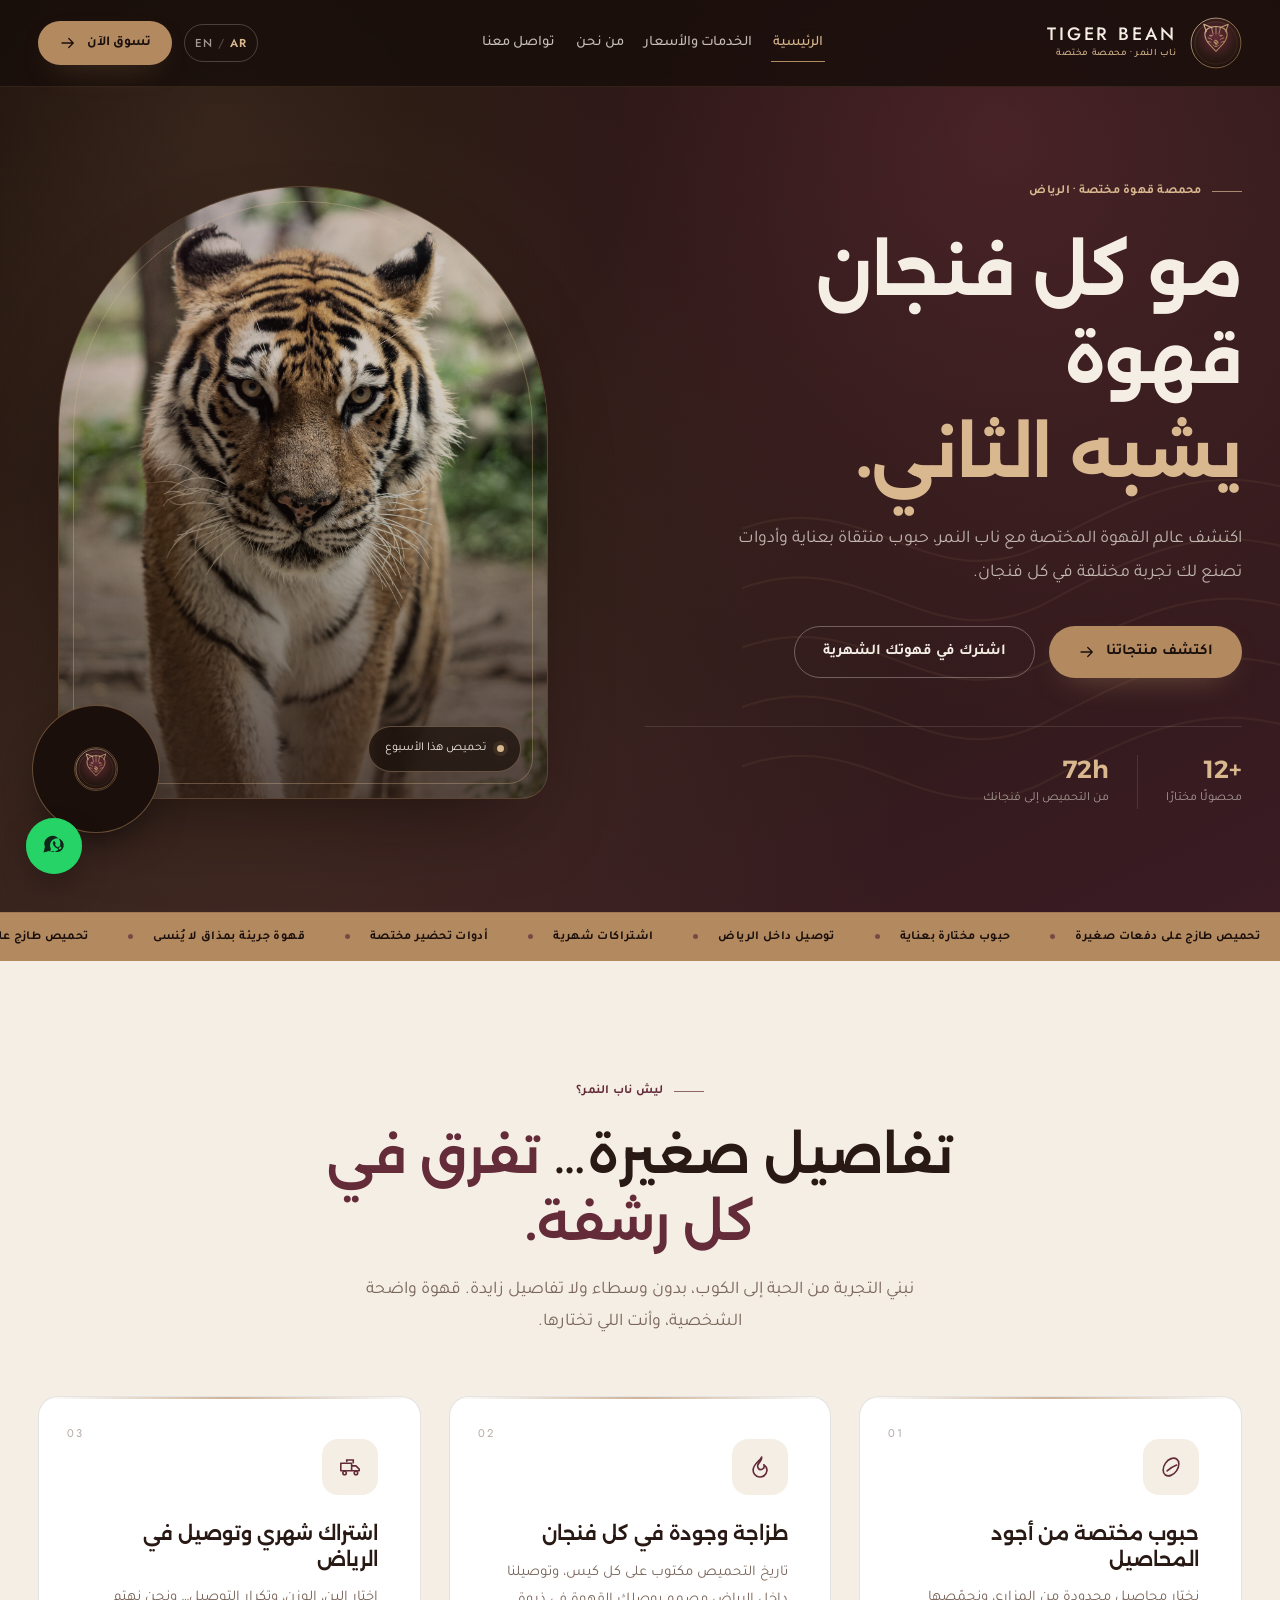
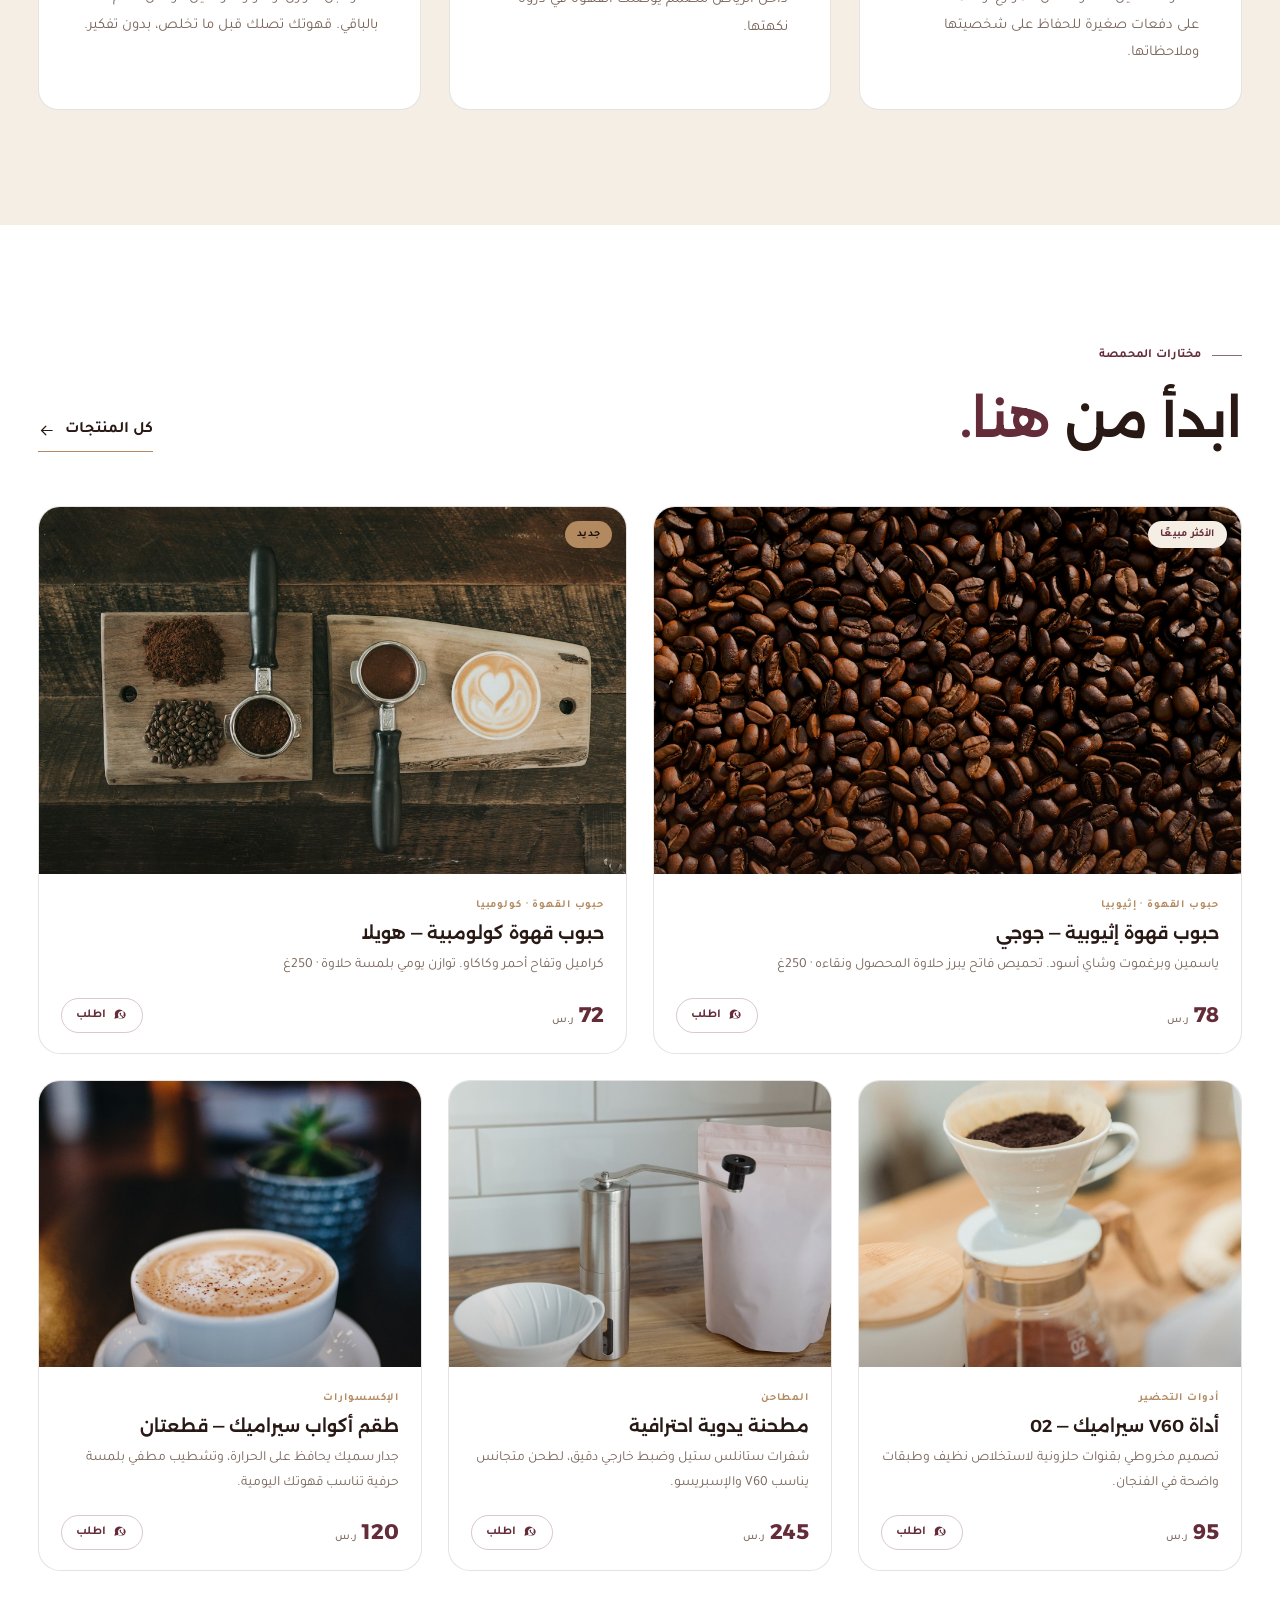
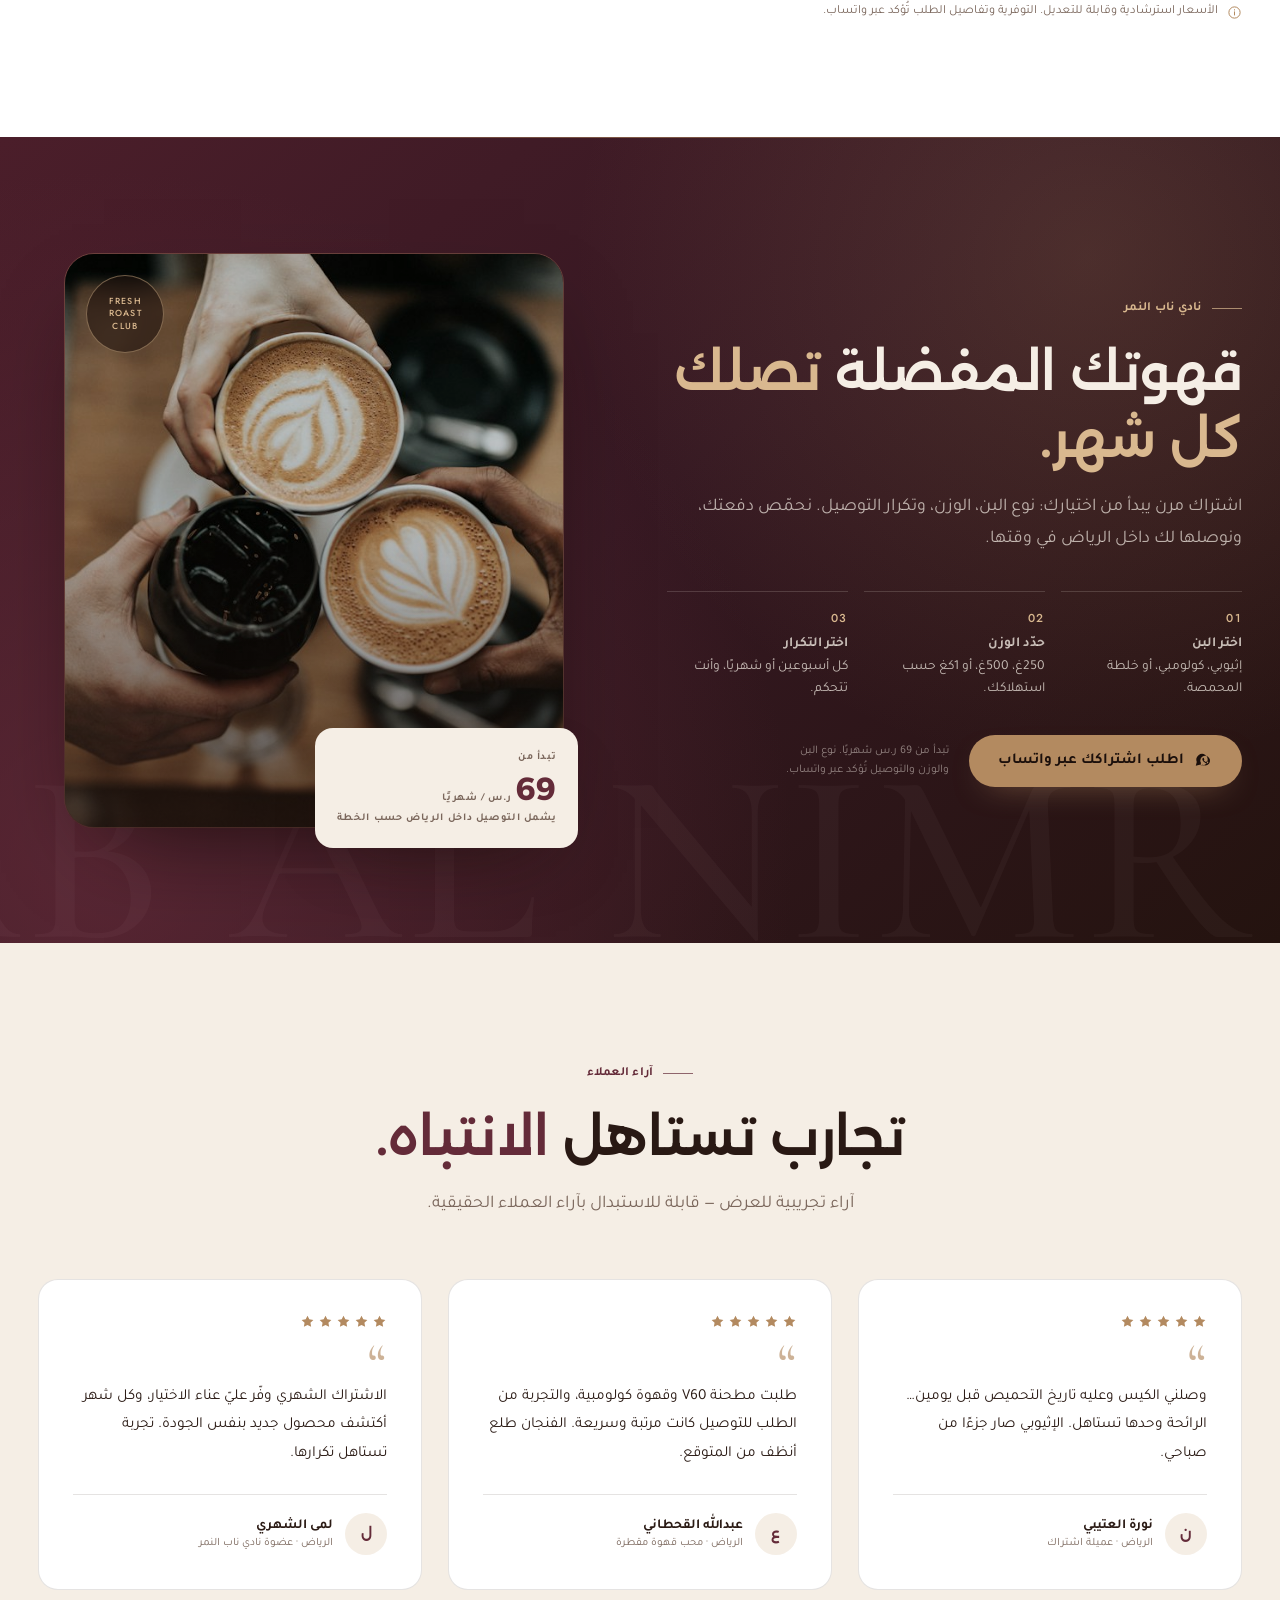
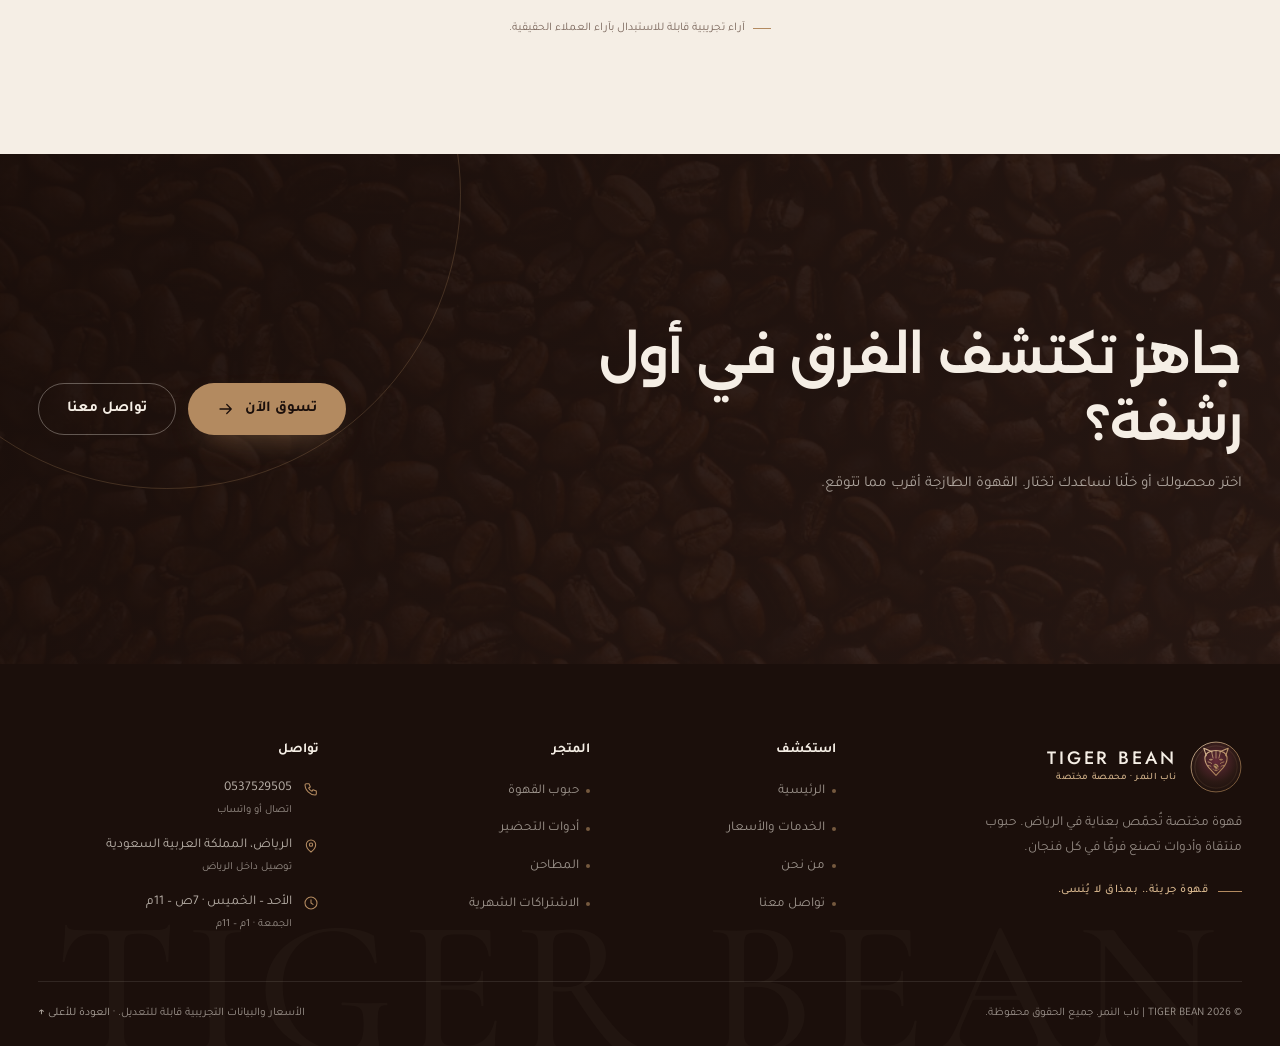
<file: tiger-bean/index.html>
<!DOCTYPE html>
<html lang="ar" dir="rtl" data-lang="ar">
<head>
  <meta charset="UTF-8">
  <meta name="viewport" content="width=device-width, initial-scale=1">
  <title data-ar="TIGER BEAN | ناب النمر — قهوة مختصة في الرياض" data-en="TIGER BEAN | Specialty Coffee in Riyadh">TIGER BEAN | ناب النمر — قهوة مختصة في الرياض</title>
  <meta name="description" content="ناب النمر، محمصة قهوة مختصة في الرياض. حبوب بن منتقاة، أدوات تحضير، اشتراكات شهرية، وتوصيل داخل الرياض. قهوة جريئة بمذاق لا يُنسى." data-ar="ناب النمر، محمصة قهوة مختصة في الرياض. حبوب بن منتقاة، أدوات تحضير، اشتراكات شهرية، وتوصيل داخل الرياض. قهوة جريئة بمذاق لا يُنسى." data-en="NAB AL NIMR is a specialty coffee roastery in Riyadh. Carefully sourced beans, brewing tools, monthly subscriptions and delivery across Riyadh.">
  <meta name="theme-color" content="#291914">
  <meta name="author" content="TIGER BEAN | ناب النمر">
  <meta property="og:type" content="website">
  <meta property="og:site_name" content="TIGER BEAN | ناب النمر">
  <meta property="og:title" content="TIGER BEAN | ناب النمر — قهوة مختصة في الرياض" data-ar="TIGER BEAN | ناب النمر — قهوة مختصة في الرياض" data-en="TIGER BEAN | Specialty Coffee in Riyadh">
  <meta property="og:description" content="قهوة جريئة.. بمذاق لا يُنسى. حبوب مختصة وأدوات تحضير واشتراكات شهرية في الرياض." data-ar="قهوة جريئة.. بمذاق لا يُنسى. حبوب مختصة وأدوات تحضير واشتراكات شهرية في الرياض." data-en="Bold coffee. An unforgettable taste. Specialty beans, brewing tools and monthly subscriptions in Riyadh.">
  <meta property="og:image" content="assets/images/tiger-hero.jpg">
  <meta property="og:locale" content="ar_SA" data-ar="ar_SA" data-en="en_US">
  <meta name="twitter:card" content="summary_large_image">
  <meta name="twitter:title" content="TIGER BEAN | ناب النمر — قهوة مختصة في الرياض" data-ar="TIGER BEAN | ناب النمر — قهوة مختصة في الرياض" data-en="TIGER BEAN | Specialty Coffee in Riyadh">
  <meta name="twitter:description" content="قهوة جريئة.. بمذاق لا يُنسى. حبوب مختصة وأدوات تحضير واشتراكات شهرية في الرياض." data-ar="قهوة جريئة.. بمذاق لا يُنسى. حبوب مختصة وأدوات تحضير واشتراكات شهرية في الرياض." data-en="Bold coffee. An unforgettable taste. Specialty beans, brewing tools and monthly subscriptions in Riyadh.">
  <meta name="twitter:image" content="assets/images/tiger-hero.jpg">
  <link rel="icon" href="assets/images/favicon.svg" type="image/svg+xml">
  <link rel="preconnect" href="https://fonts.googleapis.com">
  <link rel="preconnect" href="https://fonts.gstatic.com" crossorigin>
  <link href="https://fonts.googleapis.com/css2?family=Alexandria:wght@300;400;500;600;700;800&family=Cormorant+Garamond:ital,wght@0,400;0,500;0,600;1,400;1,500&family=Jost:wght@300;400;500;600&family=Tajawal:wght@300;400;500;700;800&display=swap" rel="stylesheet">
  <link rel="stylesheet" href="style.css">
  <script>
    (function () {
      var d = document.documentElement;
      d.classList.add("js");
      var l = "ar";
      try {
        var s = window.localStorage.getItem("tigerbean:lang");
        if (s === "ar" || s === "en") {
          l = s;
        } else {
          var m = document.cookie.match(/(?:^|;\s*)tigerbean:lang=(ar|en)/);
          if (m) {
            l = m[1];
          } else if (window.name && window.name.indexOf("tigerbean:lang=") === 0) {
            var n = window.name.slice(15);
            if (n === "ar" || n === "en") { l = n; }
          }
        }
      } catch (e) {
        try {
          if (window.name && window.name.indexOf("tigerbean:lang=") === 0) {
            var n2 = window.name.slice(15);
            if (n2 === "ar" || n2 === "en") { l = n2; }
          }
        } catch (e2) {}
      }
      d.setAttribute("lang", l);
      d.setAttribute("dir", l === "ar" ? "rtl" : "ltr");
      d.setAttribute("data-lang", l);
    })();
  </script>
  <script type="application/ld+json">
  {
    "@context": "https://schema.org",
    "@type": "CafeOrCoffeeShop",
    "name": "TIGER BEAN | ناب النمر",
    "slogan": "قهوة جريئة.. بمذاق لا يُنسى.",
    "description": "محمصة قهوة مختصة في الرياض تقدم حبوب بن منتقاة، أدوات تحضير، واشتراكات شهرية.",
    "image": "assets/images/tiger-hero.jpg",
    "telephone": "+966537529505",
    "priceRange": "69–520 SAR",
    "servesCuisine": "Specialty Coffee",
    "address": {
      "@type": "PostalAddress",
      "addressLocality": "الرياض",
      "addressCountry": "SA"
    },
    "areaServed": "Riyadh",
    "currenciesAccepted": "SAR"
  }
  </script>
</head>
<body>
  <a class="skip-link" href="#main">
    <span class="lang-ar">تخطَّ إلى المحتوى</span>
    <span class="lang-en">Skip to content</span>
  </a>

  <header class="site-header" id="siteHeader">
    <div class="container header-inner">
      <a class="brand" href="index.html" aria-label="TIGER BEAN — ناب النمر، الصفحة الرئيسية" data-aria-ar="TIGER BEAN — ناب النمر، الصفحة الرئيسية" data-aria-en="TIGER BEAN — NAB AL NIMR, home page">
        <img class="brand-mark" src="assets/images/logo-mark.svg" width="52" height="52" alt="" aria-hidden="true">
        <span class="brand-text">
          <span class="brand-name">TIGER BEAN</span>
          <span class="brand-sub">
            <span class="lang-ar">ناب النمر · محمصة مختصة</span>
            <span class="lang-en">NAB AL NIMR · SPECIALTY ROASTERY</span>
          </span>
        </span>
      </a>

      <nav class="main-nav" id="primaryNav" aria-label="التنقل الرئيسي" data-aria-ar="التنقل الرئيسي" data-aria-en="Main navigation">
        <ul class="nav-list">
          <li><a class="nav-link" href="index.html" aria-current="page"><span class="lang-ar">الرئيسية</span><span class="lang-en">Home</span></a></li>
          <li><a class="nav-link" href="services.html"><span class="lang-ar">الخدمات والأسعار</span><span class="lang-en">Services &amp; Pricing</span></a></li>
          <li><a class="nav-link" href="about.html"><span class="lang-ar">من نحن</span><span class="lang-en">About</span></a></li>
          <li><a class="nav-link" href="contact.html"><span class="lang-ar">تواصل معنا</span><span class="lang-en">Contact</span></a></li>
        </ul>
        <a class="btn btn-gold mobile-cta" href="services.html">
          <span class="lang-ar">تسوق الآن</span>
          <span class="lang-en">Shop now</span>
          <svg class="icon-arrow" viewBox="0 0 24 24" fill="none" stroke="currentColor" stroke-width="1.7" aria-hidden="true"><path d="M4 12h15M13 6l6 6-6 6" stroke-linecap="round" stroke-linejoin="round"/></svg>
        </a>
        <p class="mobile-contact">
          <svg viewBox="0 0 24 24" fill="none" stroke="currentColor" stroke-width="1.7" aria-hidden="true"><path d="M5 4h4l2 5-2.5 1.5a11 11 0 0 0 5 5L15 13l5 2v4a2 2 0 0 1-2 2A16 16 0 0 1 3 6a2 2 0 0 1 2-2Z" stroke-linecap="round" stroke-linejoin="round"/></svg>
          <span dir="ltr">0537529505</span>
        </p>
      </nav>

      <div class="header-actions">
        <button class="lang-toggle" id="langToggle" type="button" aria-label="AR / EN — Switch language to English">
          <span class="lang-opt is-active" data-lang-opt="ar">AR</span>
          <span class="lang-divider" aria-hidden="true">/</span>
          <span class="lang-opt" data-lang-opt="en">EN</span>
        </button>
        <a class="btn btn-gold btn-sm header-cta" href="services.html">
          <span class="lang-ar">تسوق الآن</span>
          <span class="lang-en">Shop now</span>
          <svg class="icon-arrow" viewBox="0 0 24 24" fill="none" stroke="currentColor" stroke-width="1.7" aria-hidden="true"><path d="M4 12h15M13 6l6 6-6 6" stroke-linecap="round" stroke-linejoin="round"/></svg>
        </a>
        <button class="nav-toggle" id="navToggle" type="button" aria-expanded="false" aria-controls="primaryNav" aria-label="فتح القائمة">
          <span aria-hidden="true"></span>
          <span aria-hidden="true"></span>
          <span aria-hidden="true"></span>
        </button>
      </div>
    </div>
  </header>

  <main id="main">
    <!-- Hero -->
    <section class="hero" aria-labelledby="heroTitle">
      <svg class="hero-stripes" viewBox="0 0 620 620" fill="none" aria-hidden="true">
        <g stroke="currentColor" stroke-width="2.2" stroke-linecap="round">
          <path d="M-30 120C120 40 180 190 310 120S520 20 670 130"/>
          <path d="M-30 180C120 100 180 250 310 180S520 80 670 190"/>
          <path d="M-30 240C120 160 180 310 310 240S520 140 670 250"/>
          <path d="M-30 300C120 220 180 370 310 300S520 200 670 310"/>
          <path d="M-30 360C120 280 180 430 310 360S520 260 670 370"/>
        </g>
      </svg>

      <div class="container hero-grid">
        <div class="hero-copy">
          <p class="eyebrow">
            <span class="lang-ar">محمصة قهوة مختصة · الرياض</span>
            <span class="lang-en">Specialty coffee roastery · Riyadh</span>
          </p>
          <h1 class="hero-title" id="heroTitle">
            <span class="lang-ar">مو كل فنجان قهوة <em>يشبه الثاني.</em></span>
            <span class="lang-en">Not every cup <em>tastes the same.</em></span>
          </h1>
          <p class="hero-text">
            <span class="lang-ar">اكتشف عالم القهوة المختصة مع ناب النمر، حبوب منتقاة بعناية وأدوات تصنع لك تجربة مختلفة في كل فنجان.</span>
            <span class="lang-en">Discover specialty coffee with NAB AL NIMR — carefully selected beans and tools that make every cup a different experience.</span>
          </p>
          <div class="hero-actions">
            <a class="btn btn-gold" href="services.html">
              <span class="lang-ar">اكتشف منتجاتنا</span>
              <span class="lang-en">Explore our products</span>
              <svg class="icon-arrow" viewBox="0 0 24 24" fill="none" stroke="currentColor" stroke-width="1.7" aria-hidden="true"><path d="M4 12h15M13 6l6 6-6 6" stroke-linecap="round" stroke-linejoin="round"/></svg>
            </a>
            <a class="btn btn-outline" href="#subscription">
              <span class="lang-ar">اشترك في قهوتك الشهرية</span>
              <span class="lang-en">Subscribe to monthly coffee</span>
            </a>
          </div>
          <div class="hero-stats">
            <div class="hero-stat">
              <strong>+12</strong>
              <span><span class="lang-ar">محصولًا مختارًا</span><span class="lang-en">selected origins</span></span>
            </div>
            <div class="hero-stat">
              <strong>72h</strong>
              <span><span class="lang-ar">من التحميص إلى فنجانك</span><span class="lang-en">from roast to your cup</span></span>
            </div>
          </div>
        </div>

        <div class="hero-visual">
          <div class="hero-frame">
            <img src="assets/images/tiger-hero.jpg" width="1600" height="2000" fetchpriority="high" alt="نمر يحدّق في الكاميرا بإضاءة دافئة" data-alt-ar="نمر يحدّق في الكاميرا بإضاءة دافئة" data-alt-en="A tiger looking directly at the camera in warm light">
            <span class="hero-badge"><i aria-hidden="true"></i><span class="lang-ar">تحميص هذا الأسبوع</span><span class="lang-en">Roasted this week</span></span>
          </div>
          <div class="hero-seal" aria-hidden="true">
            <svg viewBox="0 0 100 100">
              <defs>
                <path id="sealPath" d="M50,50 m-36,0 a36,36 0 1,1 72,0 a36,36 0 1,1 -72,0"></path>
              </defs>
              <text fill="#D9B88F" font-family="Jost, sans-serif" font-size="5.2" letter-spacing="1.55">
                <textPath href="#sealPath" startOffset="0">TIGER BEAN · SPECIALTY COFFEE · RIYADH · </textPath>
              </text>
            </svg>
            <span class="seal-center"><img src="assets/images/logo-mark.svg" width="44" height="44" alt="" aria-hidden="true"></span>
          </div>
        </div>
      </div>

      <div class="ticker" aria-hidden="true">
        <div class="ticker-track">
          <div class="ticker-group">
            <span class="ticker-item"><span class="lang-ar">تحميص طازج على دفعات صغيرة</span><span class="lang-en">Small-batch roasting</span></span>
            <span class="ticker-item"><span class="lang-ar">حبوب مختارة بعناية</span><span class="lang-en">Carefully sourced beans</span></span>
            <span class="ticker-item"><span class="lang-ar">توصيل داخل الرياض</span><span class="lang-en">Delivery within Riyadh</span></span>
            <span class="ticker-item"><span class="lang-ar">اشتراكات شهرية</span><span class="lang-en">Monthly subscriptions</span></span>
            <span class="ticker-item"><span class="lang-ar">أدوات تحضير مختصة</span><span class="lang-en">Specialty brew gear</span></span>
            <span class="ticker-item"><span class="lang-ar">قهوة جريئة بمذاق لا يُنسى</span><span class="lang-en">Bold coffee. Unforgettable taste.</span></span>
          </div>
          <div class="ticker-group">
            <span class="ticker-item"><span class="lang-ar">تحميص طازج على دفعات صغيرة</span><span class="lang-en">Small-batch roasting</span></span>
            <span class="ticker-item"><span class="lang-ar">حبوب مختارة بعناية</span><span class="lang-en">Carefully sourced beans</span></span>
            <span class="ticker-item"><span class="lang-ar">توصيل داخل الرياض</span><span class="lang-en">Delivery within Riyadh</span></span>
            <span class="ticker-item"><span class="lang-ar">اشتراكات شهرية</span><span class="lang-en">Monthly subscriptions</span></span>
            <span class="ticker-item"><span class="lang-ar">أدوات تحضير مختصة</span><span class="lang-en">Specialty brew gear</span></span>
            <span class="ticker-item"><span class="lang-ar">قهوة جريئة بمذاق لا يُنسى</span><span class="lang-en">Bold coffee. Unforgettable taste.</span></span>
          </div>
        </div>
      </div>
    </section>

    <!-- Features -->
    <section class="section features" aria-labelledby="featuresTitle">
      <div class="container">
        <div class="section-head section-head--center" data-reveal>
          <p class="eyebrow">
            <span class="lang-ar">ليش ناب النمر؟</span>
            <span class="lang-en">Why NAB AL NIMR?</span>
          </p>
          <h2 class="section-title" id="featuresTitle">
            <span class="lang-ar">تفاصيل صغيرة… <em>تفرق في كل رشفة.</em></span>
            <span class="lang-en">Small details. <em>A different sip.</em></span>
          </h2>
          <p class="section-lead">
            <span class="lang-ar">نبني التجربة من الحبة إلى الكوب، بدون وسطاء ولا تفاصيل زايدة. قهوة واضحة الشخصية، وأنت اللي تختارها.</span>
            <span class="lang-en">We build the experience from bean to cup — no noise, no guesswork. Coffee with a clear character, chosen by you.</span>
          </p>
        </div>

        <div class="feature-grid">
          <article class="feature-card" data-reveal style="--delay: .05s">
            <span class="feature-num" aria-hidden="true">01</span>
            <span class="feature-icon" aria-hidden="true">
              <svg viewBox="0 0 24 24" fill="none" stroke="currentColor" stroke-width="1.5"><ellipse cx="12" cy="12" rx="6.2" ry="9" transform="rotate(35 12 12)"/><path d="M8.4 15.6c2.7-2.4 5.7-4.2 8.8-5.4" stroke-linecap="round"/></svg>
            </span>
            <h3>
              <span class="lang-ar">حبوب مختصة من أجود المحاصيل</span>
              <span class="lang-en">Specialty beans from the finest harvests</span>
            </h3>
            <p>
              <span class="lang-ar">نختار محاصيل محدودة من المزارع، ونحمّصها على دفعات صغيرة للحفاظ على شخصيتها وملاحظاتها.</span>
              <span class="lang-en">We source limited-lot harvests and roast them in small batches to protect their character and tasting notes.</span>
            </p>
          </article>

          <article class="feature-card" data-reveal style="--delay: .12s">
            <span class="feature-num" aria-hidden="true">02</span>
            <span class="feature-icon" aria-hidden="true">
              <svg viewBox="0 0 24 24" fill="none" stroke="currentColor" stroke-width="1.5"><path d="M13.5 2.8c.4 3-1.3 4.1-2.4 5.4-1.2 1.4-1.8 3-.8 4.7.8 1.4 2.5 1.9 3.9 1.1 1.4-.8 2-2.5 1.4-4 2 1.3 3.1 3.4 2.7 5.8-.5 3.3-3.4 5.7-6.8 5.4-3.6-.3-6.2-3.4-5.8-7 .3-3.2 2.5-5.3 4.4-7.2 1.2-1.2 2.6-2.3 3.4-4.2Z" stroke-linecap="round" stroke-linejoin="round"/></svg>
            </span>
            <h3>
              <span class="lang-ar">طزاجة وجودة في كل فنجان</span>
              <span class="lang-en">Freshness and quality in every cup</span>
            </h3>
            <p>
              <span class="lang-ar">تاريخ التحميص مكتوب على كل كيس، وتوصيلنا داخل الرياض مصمم يوصلك القهوة في ذروة نكهتها.</span>
              <span class="lang-en">Every bag carries its roast date, and our Riyadh delivery is timed to reach you at peak flavour.</span>
            </p>
          </article>

          <article class="feature-card" data-reveal style="--delay: .19s">
            <span class="feature-num" aria-hidden="true">03</span>
            <span class="feature-icon" aria-hidden="true">
              <svg viewBox="0 0 24 24" fill="none" stroke="currentColor" stroke-width="1.5"><path d="M3.5 8.5h10v7h-10zM13.5 11h4l3 3v1.5h-7z" stroke-linejoin="round"/><circle cx="7" cy="17.5" r="1.6"/><circle cx="17.5" cy="17.5" r="1.6"/><path d="M9 7V5.5h6V8" stroke-linecap="round"/></svg>
            </span>
            <h3>
              <span class="lang-ar">اشتراك شهري وتوصيل في الرياض</span>
              <span class="lang-en">Monthly subscription, Riyadh delivery</span>
            </h3>
            <p>
              <span class="lang-ar">اختار البن، الوزن، وتكرار التوصيل… ونحن نهتم بالباقي. قهوتك تصلك قبل ما تخلص، بدون تفكير.</span>
              <span class="lang-en">Choose the bean, weight and delivery rhythm. We handle the rest, so your coffee arrives before you run out.</span>
            </p>
          </article>
        </div>
      </div>
    </section>

    <!-- Featured products -->
    <section class="section section--white products-section" id="products" aria-labelledby="productsTitle">
      <div class="container">
        <div class="section-head-row" data-reveal>
          <div class="section-head">
            <p class="eyebrow">
              <span class="lang-ar">مختارات المحمصة</span>
              <span class="lang-en">Roastery picks</span>
            </p>
            <h2 class="section-title" id="productsTitle">
              <span class="lang-ar">ابدأ من <em>هنا.</em></span>
              <span class="lang-en">Start <em>here.</em></span>
            </h2>
          </div>
          <a class="text-link" href="services.html">
            <span class="lang-ar">كل المنتجات</span>
            <span class="lang-en">All products</span>
            <svg viewBox="0 0 24 24" fill="none" stroke="currentColor" stroke-width="1.7" aria-hidden="true"><path d="M4 12h15M13 6l6 6-6 6" stroke-linecap="round" stroke-linejoin="round"/></svg>
          </a>
        </div>

        <div class="product-grid product-grid--featured">
          <article class="product-card" data-reveal>
            <div class="product-media">
              <img src="assets/images/coffee-beans.jpg" width="1000" height="763" loading="lazy" alt="حبوب قهوة محمصة داكنة" data-alt-ar="حبوب قهوة محمصة داكنة" data-alt-en="Dark roasted coffee beans">
              <span class="product-badge">
                <span class="lang-ar">الأكثر مبيعًا</span>
                <span class="lang-en">Bestseller</span>
              </span>
            </div>
            <div class="product-body">
              <p class="product-cat">
                <span class="lang-ar">حبوب القهوة · إثيوبيا</span>
                <span class="lang-en">Coffee beans · Ethiopia</span>
              </p>
              <h3 class="product-name">
                <span class="lang-ar">حبوب قهوة إثيوبية — جوجي</span>
                <span class="lang-en">Ethiopian Guji beans</span>
              </h3>
              <p class="product-desc">
                <span class="lang-ar">ياسمين وبرغموت وشاي أسود. تحميص فاتح يبرز حلاوة المحصول ونقاءه · 250غ</span>
                <span class="lang-en">Jasmine, bergamot and black tea. A light roast that highlights sweetness and clarity · 250g</span>
              </p>
              <div class="product-foot">
                <p class="price">78 <small><span class="lang-ar">ر.س</span><span class="lang-en">SAR</span></small></p>
                <a class="product-order" href="https://wa.me/966537529505" data-wa="ethiopia" aria-label="اطلب عبر واتساب" data-aria-ar="اطلب حبوب قهوة إثيوبية عبر واتساب" data-aria-en="Order Ethiopian coffee beans via WhatsApp">
                  <svg viewBox="0 0 32 32" fill="currentColor" aria-hidden="true"><path d="M19.05 4.91A9.82 9.82 0 0 0 4.6 16.7L3 23l6.44-1.69a9.8 9.8 0 0 0 4.7 1.2h.01a9.82 9.82 0 0 0 4.9-17.6Zm0 17.75h-.01a8.2 8.2 0 0 1-4.17-1.14l-.3-.18-3.82 1 1.02-3.73-.2-.31a8.18 8.18 0 1 1 7.48 4.36Zm4.49-6.13c-.25-.12-1.46-.72-1.69-.8-.23-.09-.4-.13-.56.12-.17.25-.64.8-.78.96-.14.17-.29.19-.54.06-.25-.12-1.04-.38-1.98-1.22-.73-.65-1.23-1.45-1.37-1.7-.14-.25-.02-.38.11-.5.11-.11.25-.29.37-.43.12-.15.17-.25.25-.42.08-.17.04-.31-.02-.43-.06-.12-.56-1.34-.76-1.84-.2-.48-.4-.42-.56-.42-.14 0-.31-.02-.47-.02-.17 0-.43.06-.66.31-.23.25-.86.84-.86 2.05 0 1.21.88 2.38 1 2.54.12.17 1.73 2.65 4.2 3.72.59.25 1.05.4 1.4.51.59.19 1.13.16 1.55.1.47-.07 1.46-.6 1.67-1.18.21-.58.21-1.08.14-1.18-.06-.11-.23-.17-.48-.29Z"/></svg>
                  <span class="lang-ar">اطلب</span><span class="lang-en">Order</span>
                </a>
              </div>
            </div>
          </article>

          <article class="product-card" data-reveal style="--delay: .06s">
            <div class="product-media">
              <img src="assets/images/espresso-bench.jpg" width="1000" height="667" loading="lazy" alt="حبوب قهوة وأداة إسبريسو على طاولة خشبية" data-alt-ar="حبوب قهوة وأداة إسبريسو على طاولة خشبية" data-alt-en="Coffee beans and an espresso portafilter on a wooden table">
              <span class="product-badge product-badge--gold">
                <span class="lang-ar">جديد</span>
                <span class="lang-en">New</span>
              </span>
            </div>
            <div class="product-body">
              <p class="product-cat">
                <span class="lang-ar">حبوب القهوة · كولومبيا</span>
                <span class="lang-en">Coffee beans · Colombia</span>
              </p>
              <h3 class="product-name">
                <span class="lang-ar">حبوب قهوة كولومبية — هويلا</span>
                <span class="lang-en">Colombian Huila beans</span>
              </h3>
              <p class="product-desc">
                <span class="lang-ar">كراميل وتفاح أحمر وكاكاو. توازن يومي بلمسة حلاوة · 250غ</span>
                <span class="lang-en">Caramel, red apple and cocoa. An everyday balance with a sweet finish · 250g</span>
              </p>
              <div class="product-foot">
                <p class="price">72 <small><span class="lang-ar">ر.س</span><span class="lang-en">SAR</span></small></p>
                <a class="product-order" href="https://wa.me/966537529505" data-wa="colombia" aria-label="اطلب عبر واتساب" data-aria-ar="اطلب حبوب قهوة كولومبية عبر واتساب" data-aria-en="Order Colombian coffee beans via WhatsApp">
                  <svg viewBox="0 0 32 32" fill="currentColor" aria-hidden="true"><path d="M19.05 4.91A9.82 9.82 0 0 0 4.6 16.7L3 23l6.44-1.69a9.8 9.8 0 0 0 4.7 1.2h.01a9.82 9.82 0 0 0 4.9-17.6Zm0 17.75h-.01a8.2 8.2 0 0 1-4.17-1.14l-.3-.18-3.82 1 1.02-3.73-.2-.31a8.18 8.18 0 1 1 7.48 4.36Zm4.49-6.13c-.25-.12-1.46-.72-1.69-.8-.23-.09-.4-.13-.56.12-.17.25-.64.8-.78.96-.14.17-.29.19-.54.06-.25-.12-1.04-.38-1.98-1.22-.73-.65-1.23-1.45-1.37-1.7-.14-.25-.02-.38.11-.5.11-.11.25-.29.37-.43.12-.15.17-.25.25-.42.08-.17.04-.31-.02-.43-.06-.12-.56-1.34-.76-1.84-.2-.48-.4-.42-.56-.42-.14 0-.31-.02-.47-.02-.17 0-.43.06-.66.31-.23.25-.86.84-.86 2.05 0 1.21.88 2.38 1 2.54.12.17 1.73 2.65 4.2 3.72.59.25 1.05.4 1.4.51.59.19 1.13.16 1.55.1.47-.07 1.46-.6 1.67-1.18.21-.58.21-1.08.14-1.18-.06-.11-.23-.17-.48-.29Z"/></svg>
                  <span class="lang-ar">اطلب</span><span class="lang-en">Order</span>
                </a>
              </div>
            </div>
          </article>

          <article class="product-card" data-reveal style="--delay: .12s">
            <div class="product-media">
              <img src="assets/images/v60-white.jpg" width="1200" height="1800" loading="lazy" alt="أداة تحضير V60 سيراميك بيضاء" data-alt-ar="أداة تحضير V60 سيراميك بيضاء" data-alt-en="White ceramic V60 pour-over dripper">
            </div>
            <div class="product-body">
              <p class="product-cat">
                <span class="lang-ar">أدوات التحضير</span>
                <span class="lang-en">Brewing tools</span>
              </p>
              <h3 class="product-name">
                <span class="lang-ar">أداة V60 سيراميك — 02</span>
                <span class="lang-en">V60 ceramic dripper — 02</span>
              </h3>
              <p class="product-desc">
                <span class="lang-ar">تصميم مخروطي بقنوات حلزونية لاستخلاص نظيف وطبقات واضحة في الفنجان.</span>
                <span class="lang-en">A conical design with spiral ribs for a clean, layered cup.</span>
              </p>
              <div class="product-foot">
                <p class="price">95 <small><span class="lang-ar">ر.س</span><span class="lang-en">SAR</span></small></p>
                <a class="product-order" href="https://wa.me/966537529505" data-wa="v60" aria-label="اطلب عبر واتساب" data-aria-ar="اطلب أداة V60 عبر واتساب" data-aria-en="Order the V60 dripper via WhatsApp">
                  <svg viewBox="0 0 32 32" fill="currentColor" aria-hidden="true"><path d="M19.05 4.91A9.82 9.82 0 0 0 4.6 16.7L3 23l6.44-1.69a9.8 9.8 0 0 0 4.7 1.2h.01a9.82 9.82 0 0 0 4.9-17.6Zm0 17.75h-.01a8.2 8.2 0 0 1-4.17-1.14l-.3-.18-3.82 1 1.02-3.73-.2-.31a8.18 8.18 0 1 1 7.48 4.36Zm4.49-6.13c-.25-.12-1.46-.72-1.69-.8-.23-.09-.4-.13-.56.12-.17.25-.64.8-.78.96-.14.17-.29.19-.54.06-.25-.12-1.04-.38-1.98-1.22-.73-.65-1.23-1.45-1.37-1.7-.14-.25-.02-.38.11-.5.11-.11.25-.29.37-.43.12-.15.17-.25.25-.42.08-.17.04-.31-.02-.43-.06-.12-.56-1.34-.76-1.84-.2-.48-.4-.42-.56-.42-.14 0-.31-.02-.47-.02-.17 0-.43.06-.66.31-.23.25-.86.84-.86 2.05 0 1.21.88 2.38 1 2.54.12.17 1.73 2.65 4.2 3.72.59.25 1.05.4 1.4.51.59.19 1.13.16 1.55.1.47-.07 1.46-.6 1.67-1.18.21-.58.21-1.08.14-1.18-.06-.11-.23-.17-.48-.29Z"/></svg>
                  <span class="lang-ar">اطلب</span><span class="lang-en">Order</span>
                </a>
              </div>
            </div>
          </article>

          <article class="product-card" data-reveal style="--delay: .18s">
            <div class="product-media">
              <img src="assets/images/grinder-hand.jpg" width="1200" height="1800" loading="lazy" alt="مطحنة قهوة يدوية مع أداة V60 وفلاتر" data-alt-ar="مطحنة قهوة يدوية مع أداة V60 وفلاتر" data-alt-en="Hand coffee grinder with a V60 dripper and filters">
            </div>
            <div class="product-body">
              <p class="product-cat">
                <span class="lang-ar">المطاحن</span>
                <span class="lang-en">Grinders</span>
              </p>
              <h3 class="product-name">
                <span class="lang-ar">مطحنة يدوية احترافية</span>
                <span class="lang-en">Hand grinder pro</span>
              </h3>
              <p class="product-desc">
                <span class="lang-ar">شفرات ستانلس ستيل وضبط خارجي دقيق، لطحن متجانس يناسب V60 والإسبريسو.</span>
                <span class="lang-en">Stainless steel burrs and precise external adjustment for consistent filter and espresso grinds.</span>
              </p>
              <div class="product-foot">
                <p class="price">245 <small><span class="lang-ar">ر.س</span><span class="lang-en">SAR</span></small></p>
                <a class="product-order" href="https://wa.me/966537529505" data-wa="grinder-hand" aria-label="اطلب عبر واتساب" data-aria-ar="اطلب المطحنة اليدوية عبر واتساب" data-aria-en="Order the hand grinder via WhatsApp">
                  <svg viewBox="0 0 32 32" fill="currentColor" aria-hidden="true"><path d="M19.05 4.91A9.82 9.82 0 0 0 4.6 16.7L3 23l6.44-1.69a9.8 9.8 0 0 0 4.7 1.2h.01a9.82 9.82 0 0 0 4.9-17.6Zm0 17.75h-.01a8.2 8.2 0 0 1-4.17-1.14l-.3-.18-3.82 1 1.02-3.73-.2-.31a8.18 8.18 0 1 1 7.48 4.36Zm4.49-6.13c-.25-.12-1.46-.72-1.69-.8-.23-.09-.4-.13-.56.12-.17.25-.64.8-.78.96-.14.17-.29.19-.54.06-.25-.12-1.04-.38-1.98-1.22-.73-.65-1.23-1.45-1.37-1.7-.14-.25-.02-.38.11-.5.11-.11.25-.29.37-.43.12-.15.17-.25.25-.42.08-.17.04-.31-.02-.43-.06-.12-.56-1.34-.76-1.84-.2-.48-.4-.42-.56-.42-.14 0-.31-.02-.47-.02-.17 0-.43.06-.66.31-.23.25-.86.84-.86 2.05 0 1.21.88 2.38 1 2.54.12.17 1.73 2.65 4.2 3.72.59.25 1.05.4 1.4.51.59.19 1.13.16 1.55.1.47-.07 1.46-.6 1.67-1.18.21-.58.21-1.08.14-1.18-.06-.11-.23-.17-.48-.29Z"/></svg>
                  <span class="lang-ar">اطلب</span><span class="lang-en">Order</span>
                </a>
              </div>
            </div>
          </article>

          <article class="product-card" data-reveal style="--delay: .24s">
            <div class="product-media">
              <img src="assets/images/cappuccino.jpg" width="1000" height="1500" loading="lazy" alt="كوب كابتشينو على صحن أبيض" data-alt-ar="كوب كابتشينو على صحن أبيض" data-alt-en="A cappuccino in a white cup and saucer">
            </div>
            <div class="product-body">
              <p class="product-cat">
                <span class="lang-ar">الإكسسوارات</span>
                <span class="lang-en">Accessories</span>
              </p>
              <h3 class="product-name">
                <span class="lang-ar">طقم أكواب سيراميك — قطعتان</span>
                <span class="lang-en">Ceramic cup set — 2 pieces</span>
              </h3>
              <p class="product-desc">
                <span class="lang-ar">جدار سميك يحافظ على الحرارة، وتشطيب مطفي بلمسة حرفية تناسب قهوتك اليومية.</span>
                <span class="lang-en">A thick wall that holds the heat, with a matte, hand-finished feel for your daily coffee.</span>
              </p>
              <div class="product-foot">
                <p class="price">120 <small><span class="lang-ar">ر.س</span><span class="lang-en">SAR</span></small></p>
                <a class="product-order" href="https://wa.me/966537529505" data-wa="cups" aria-label="اطلب عبر واتساب" data-aria-ar="اطلب طقم الأكواب عبر واتساب" data-aria-en="Order the cup set via WhatsApp">
                  <svg viewBox="0 0 32 32" fill="currentColor" aria-hidden="true"><path d="M19.05 4.91A9.82 9.82 0 0 0 4.6 16.7L3 23l6.44-1.69a9.8 9.8 0 0 0 4.7 1.2h.01a9.82 9.82 0 0 0 4.9-17.6Zm0 17.75h-.01a8.2 8.2 0 0 1-4.17-1.14l-.3-.18-3.82 1 1.02-3.73-.2-.31a8.18 8.18 0 1 1 7.48 4.36Zm4.49-6.13c-.25-.12-1.46-.72-1.69-.8-.23-.09-.4-.13-.56.12-.17.25-.64.8-.78.96-.14.17-.29.19-.54.06-.25-.12-1.04-.38-1.98-1.22-.73-.65-1.23-1.45-1.37-1.7-.14-.25-.02-.38.11-.5.11-.11.25-.29.37-.43.12-.15.17-.25.25-.42.08-.17.04-.31-.02-.43-.06-.12-.56-1.34-.76-1.84-.2-.48-.4-.42-.56-.42-.14 0-.31-.02-.47-.02-.17 0-.43.06-.66.31-.23.25-.86.84-.86 2.05 0 1.21.88 2.38 1 2.54.12.17 1.73 2.65 4.2 3.72.59.25 1.05.4 1.4.51.59.19 1.13.16 1.55.1.47-.07 1.46-.6 1.67-1.18.21-.58.21-1.08.14-1.18-.06-.11-.23-.17-.48-.29Z"/></svg>
                  <span class="lang-ar">اطلب</span><span class="lang-en">Order</span>
                </a>
              </div>
            </div>
          </article>
        </div>

        <p class="grid-note">
          <svg viewBox="0 0 24 24" fill="none" stroke="currentColor" stroke-width="1.6" aria-hidden="true"><circle cx="12" cy="12" r="9"/><path d="M12 11v5M12 7.5v.5" stroke-linecap="round"/></svg>
          <span>
            <span class="lang-ar">الأسعار استرشادية وقابلة للتعديل. التوفرية وتفاصيل الطلب تُؤكد عبر واتساب.</span>
            <span class="lang-en">Prices are indicative and editable. Availability and order details are confirmed via WhatsApp.</span>
          </span>
        </p>
      </div>
    </section>

    <!-- Subscription -->
    <section class="section subscription" id="subscription" aria-labelledby="subscriptionTitle">
      <span class="sub-watermark" aria-hidden="true">NAB AL NIMR</span>
      <div class="container sub-grid">
        <div class="sub-copy" data-reveal>
          <p class="eyebrow eyebrow--light">
            <span class="lang-ar">نادي ناب النمر</span>
            <span class="lang-en">The NAB AL NIMR club</span>
          </p>
          <h2 class="section-title" id="subscriptionTitle">
            <span class="lang-ar">قهوتك المفضلة <em>تصلك كل شهر.</em></span>
            <span class="lang-en">Your favourite coffee, <em>delivered monthly.</em></span>
          </h2>
          <p class="section-lead section-lead--light">
            <span class="lang-ar">اشتراك مرن يبدأ من اختيارك: نوع البن، الوزن، وتكرار التوصيل. نحمّص دفعتك، ونوصلها لك داخل الرياض في وقتها.</span>
            <span class="lang-en">A flexible subscription built around your choice: bean, weight and delivery rhythm. We roast your batch and bring it to you across Riyadh.</span>
          </p>

          <div class="sub-steps">
            <div class="sub-step">
              <b>01</b>
              <span><strong class="lang-ar">اختر البن</strong><strong class="lang-en">Choose the bean</strong><br><span class="lang-ar">إثيوبي، كولومبي، أو خلطة المحمصة.</span><span class="lang-en">Ethiopian, Colombian or our house blend.</span></span>
            </div>
            <div class="sub-step">
              <b>02</b>
              <span><strong class="lang-ar">حدّد الوزن</strong><strong class="lang-en">Pick the weight</strong><br><span class="lang-ar">250غ، 500غ، أو 1كغ حسب استهلاكك.</span><span class="lang-en">250g, 500g or 1kg — whatever fits your ritual.</span></span>
            </div>
            <div class="sub-step">
              <b>03</b>
              <span><strong class="lang-ar">اختر التكرار</strong><strong class="lang-en">Set the rhythm</strong><br><span class="lang-ar">كل أسبوعين أو شهريًا، وأنت تتحكم.</span><span class="lang-en">Every two weeks or monthly — you stay in control.</span></span>
            </div>
          </div>

          <div class="sub-actions">
            <a class="btn btn-gold btn-wa" href="https://wa.me/966537529505" data-wa="subscribe">
              <svg viewBox="0 0 32 32" fill="currentColor" aria-hidden="true"><path d="M19.05 4.91A9.82 9.82 0 0 0 4.6 16.7L3 23l6.44-1.69a9.8 9.8 0 0 0 4.7 1.2h.01a9.82 9.82 0 0 0 4.9-17.6Zm0 17.75h-.01a8.2 8.2 0 0 1-4.17-1.14l-.3-.18-3.82 1 1.02-3.73-.2-.31a8.18 8.18 0 1 1 7.48 4.36Zm4.49-6.13c-.25-.12-1.46-.72-1.69-.8-.23-.09-.4-.13-.56.12-.17.25-.64.8-.78.96-.14.17-.29.19-.54.06-.25-.12-1.04-.38-1.98-1.22-.73-.65-1.23-1.45-1.37-1.7-.14-.25-.02-.38.11-.5.11-.11.25-.29.37-.43.12-.15.17-.25.25-.42.08-.17.04-.31-.02-.43-.06-.12-.56-1.34-.76-1.84-.2-.48-.4-.42-.56-.42-.14 0-.31-.02-.47-.02-.17 0-.43.06-.66.31-.23.25-.86.84-.86 2.05 0 1.21.88 2.38 1 2.54.12.17 1.73 2.65 4.2 3.72.59.25 1.05.4 1.4.51.59.19 1.13.16 1.55.1.47-.07 1.46-.6 1.67-1.18.21-.58.21-1.08.14-1.18-.06-.11-.23-.17-.48-.29Z"/></svg>
              <span class="lang-ar">اطلب اشتراكك عبر واتساب</span>
              <span class="lang-en">Order your subscription on WhatsApp</span>
            </a>
            <small>
              <span class="lang-ar">تبدأ من 69 ر.س شهريًا. نوع البن والوزن والتوصيل تُؤكد عبر واتساب.</span>
              <span class="lang-en">Starting at 69 SAR per month. Bean, weight and delivery details are confirmed on WhatsApp.</span>
            </small>
          </div>
        </div>

        <div class="sub-visual" data-reveal style="--delay: .12s">
          <div class="sub-photo">
            <img src="assets/images/coffee-cheers.jpg" width="1000" height="667" loading="lazy" alt="أصدقاء يتشاركون أكواب القهوة" data-alt-ar="أصدقاء يتشاركون أكواب القهوة" data-alt-en="Friends sharing cups of coffee">
          </div>
          <span class="sub-stamp" aria-hidden="true">FRESH<br>ROAST<br>CLUB</span>
          <div class="sub-price">
            <span><span class="lang-ar">تبدأ من</span><span class="lang-en">Starting at</span></span>
            <strong>69 <small><span class="lang-ar">ر.س / شهريًا</span><span class="lang-en">SAR / month</span></small></strong>
            <em><span class="lang-ar">يشمل التوصيل داخل الرياض حسب الخطة</span><span class="lang-en">Riyadh delivery included, per plan</span></em>
          </div>
        </div>
      </div>
    </section>

    <!-- Testimonials -->
    <section class="section testimonials" id="testimonials" aria-labelledby="testimonialsTitle">
      <div class="container">
        <div class="section-head section-head--center" data-reveal>
          <p class="eyebrow">
            <span class="lang-ar">آراء العملاء</span>
            <span class="lang-en">What coffee lovers say</span>
          </p>
          <h2 class="section-title" id="testimonialsTitle">
            <span class="lang-ar">تجارب تستاهل <em>الانتباه.</em></span>
            <span class="lang-en">Cups worth <em>talking about.</em></span>
          </h2>
          <p class="section-lead">
            <span class="lang-ar">آراء تجريبية للعرض — قابلة للاستبدال بآراء العملاء الحقيقية.</span>
            <span class="lang-en">Sample reviews for display — ready to be replaced with real customer words.</span>
          </p>
        </div>

        <div class="testimonial-grid">
          <article class="testimonial" data-reveal>
            <h3 class="sr-only"><span class="lang-ar">تجربة عميلة: نورة العتيبي</span><span class="lang-en">Customer review: Noura Alotaibi</span></h3>
            <div class="stars" role="img" aria-label="تقييم 5 من 5" data-aria-ar="تقييم 5 من 5" data-aria-en="Rated 5 out of 5">
              <svg viewBox="0 0 24 24" aria-hidden="true"><path d="m12 2.6 2.9 5.9 6.5.9-4.7 4.6 1.1 6.5-5.8-3-5.8 3 1.1-6.5L2.6 9.4l6.5-.9L12 2.6Z"/></svg>
              <svg viewBox="0 0 24 24" aria-hidden="true"><path d="m12 2.6 2.9 5.9 6.5.9-4.7 4.6 1.1 6.5-5.8-3-5.8 3 1.1-6.5L2.6 9.4l6.5-.9L12 2.6Z"/></svg>
              <svg viewBox="0 0 24 24" aria-hidden="true"><path d="m12 2.6 2.9 5.9 6.5.9-4.7 4.6 1.1 6.5-5.8-3-5.8 3 1.1-6.5L2.6 9.4l6.5-.9L12 2.6Z"/></svg>
              <svg viewBox="0 0 24 24" aria-hidden="true"><path d="m12 2.6 2.9 5.9 6.5.9-4.7 4.6 1.1 6.5-5.8-3-5.8 3 1.1-6.5L2.6 9.4l6.5-.9L12 2.6Z"/></svg>
              <svg viewBox="0 0 24 24" aria-hidden="true"><path d="m12 2.6 2.9 5.9 6.5.9-4.7 4.6 1.1 6.5-5.8-3-5.8 3 1.1-6.5L2.6 9.4l6.5-.9L12 2.6Z"/></svg>
            </div>
            <blockquote>
              <span class="lang-ar">وصلني الكيس وعليه تاريخ التحميص قبل يومين… الرائحة وحدها تستاهل. الإثيوبي صار جزءًا من صباحي.</span>
              <span class="lang-en">The bag arrived with a roast date from two days ago — the aroma alone was worth it. The Ethiopian is now part of my morning.</span>
            </blockquote>
            <div class="testimonial-person">
              <span class="avatar" aria-hidden="true">ن</span>
              <div>
                <strong><span class="lang-ar">نورة العتيبي</span><span class="lang-en">Noura Alotaibi</span></strong>
                <small><span class="lang-ar">الرياض · عميلة اشتراك</span><span class="lang-en">Riyadh · subscriber</span></small>
              </div>
            </div>
          </article>

          <article class="testimonial" data-reveal style="--delay: .08s">
            <h3 class="sr-only"><span class="lang-ar">تجربة عميل: عبدالله القحطاني</span><span class="lang-en">Customer review: Abdullah Alqahtani</span></h3>
            <div class="stars" role="img" aria-label="تقييم 5 من 5" data-aria-ar="تقييم 5 من 5" data-aria-en="Rated 5 out of 5">
              <svg viewBox="0 0 24 24" aria-hidden="true"><path d="m12 2.6 2.9 5.9 6.5.9-4.7 4.6 1.1 6.5-5.8-3-5.8 3 1.1-6.5L2.6 9.4l6.5-.9L12 2.6Z"/></svg>
              <svg viewBox="0 0 24 24" aria-hidden="true"><path d="m12 2.6 2.9 5.9 6.5.9-4.7 4.6 1.1 6.5-5.8-3-5.8 3 1.1-6.5L2.6 9.4l6.5-.9L12 2.6Z"/></svg>
              <svg viewBox="0 0 24 24" aria-hidden="true"><path d="m12 2.6 2.9 5.9 6.5.9-4.7 4.6 1.1 6.5-5.8-3-5.8 3 1.1-6.5L2.6 9.4l6.5-.9L12 2.6Z"/></svg>
              <svg viewBox="0 0 24 24" aria-hidden="true"><path d="m12 2.6 2.9 5.9 6.5.9-4.7 4.6 1.1 6.5-5.8-3-5.8 3 1.1-6.5L2.6 9.4l6.5-.9L12 2.6Z"/></svg>
              <svg viewBox="0 0 24 24" aria-hidden="true"><path d="m12 2.6 2.9 5.9 6.5.9-4.7 4.6 1.1 6.5-5.8-3-5.8 3 1.1-6.5L2.6 9.4l6.5-.9L12 2.6Z"/></svg>
            </div>
            <blockquote>
              <span class="lang-ar">طلبت مطحنة V60 وقهوة كولومبية، والتجربة من الطلب للتوصيل كانت مرتبة وسريعة. الفنجان طلع أنظف من المتوقع.</span>
              <span class="lang-en">I ordered a V60 and Colombian beans; the whole experience from order to delivery was smooth and quick. The cup was cleaner than I expected.</span>
            </blockquote>
            <div class="testimonial-person">
              <span class="avatar" aria-hidden="true">ع</span>
              <div>
                <strong><span class="lang-ar">عبدالله القحطاني</span><span class="lang-en">Abdullah Alqahtani</span></strong>
                <small><span class="lang-ar">الرياض · محب قهوة مقطرة</span><span class="lang-en">Riyadh · filter coffee lover</span></small>
              </div>
            </div>
          </article>

          <article class="testimonial" data-reveal style="--delay: .16s">
            <h3 class="sr-only"><span class="lang-ar">تجربة عميلة: لمى الشهري</span><span class="lang-en">Customer review: Lama Alshehri</span></h3>
            <div class="stars" role="img" aria-label="تقييم 5 من 5" data-aria-ar="تقييم 5 من 5" data-aria-en="Rated 5 out of 5">
              <svg viewBox="0 0 24 24" aria-hidden="true"><path d="m12 2.6 2.9 5.9 6.5.9-4.7 4.6 1.1 6.5-5.8-3-5.8 3 1.1-6.5L2.6 9.4l6.5-.9L12 2.6Z"/></svg>
              <svg viewBox="0 0 24 24" aria-hidden="true"><path d="m12 2.6 2.9 5.9 6.5.9-4.7 4.6 1.1 6.5-5.8-3-5.8 3 1.1-6.5L2.6 9.4l6.5-.9L12 2.6Z"/></svg>
              <svg viewBox="0 0 24 24" aria-hidden="true"><path d="m12 2.6 2.9 5.9 6.5.9-4.7 4.6 1.1 6.5-5.8-3-5.8 3 1.1-6.5L2.6 9.4l6.5-.9L12 2.6Z"/></svg>
              <svg viewBox="0 0 24 24" aria-hidden="true"><path d="m12 2.6 2.9 5.9 6.5.9-4.7 4.6 1.1 6.5-5.8-3-5.8 3 1.1-6.5L2.6 9.4l6.5-.9L12 2.6Z"/></svg>
              <svg viewBox="0 0 24 24" aria-hidden="true"><path d="m12 2.6 2.9 5.9 6.5.9-4.7 4.6 1.1 6.5-5.8-3-5.8 3 1.1-6.5L2.6 9.4l6.5-.9L12 2.6Z"/></svg>
            </div>
            <blockquote>
              <span class="lang-ar">الاشتراك الشهري وفّر عليّ عناء الاختيار، وكل شهر أكتشف محصول جديد بنفس الجودة. تجربة تستاهل تكرارها.</span>
              <span class="lang-en">The monthly subscription took the guesswork out of buying coffee. Every month brings a new origin at the same quality — worth repeating.</span>
            </blockquote>
            <div class="testimonial-person">
              <span class="avatar" aria-hidden="true">ل</span>
              <div>
                <strong><span class="lang-ar">لمى الشهري</span><span class="lang-en">Lama Alshehri</span></strong>
                <small><span class="lang-ar">الرياض · عضوة نادي ناب النمر</span><span class="lang-en">Riyadh · club member</span></small>
              </div>
            </div>
          </article>
        </div>
        <p class="demo-note">
          <span class="lang-ar">آراء تجريبية قابلة للاستبدال بآراء العملاء الحقيقية.</span>
          <span class="lang-en">Sample reviews, ready to be replaced with real customer testimonials.</span>
        </p>
      </div>
    </section>

    <!-- Closing CTA -->
    <section class="section--tight cta-band" aria-labelledby="ctaTitle">
      <div class="container cta-inner">
        <div class="cta-copy" data-reveal>
          <h2 class="section-title" id="ctaTitle">
            <span class="lang-ar">جاهز تكتشف الفرق في أول رشفة؟</span>
            <span class="lang-en">Ready to taste the difference?</span>
          </h2>
          <p>
            <span class="lang-ar">اختر محصولك أو خلّنا نساعدك تختار. القهوة الطازجة أقرب مما تتوقع.</span>
            <span class="lang-en">Pick an origin, or let us help you choose. Fresh coffee is closer than you think.</span>
          </p>
        </div>
        <div class="cta-actions" data-reveal style="--delay: .1s">
          <a class="btn btn-gold" href="services.html">
            <span class="lang-ar">تسوق الآن</span>
            <span class="lang-en">Shop now</span>
            <svg class="icon-arrow" viewBox="0 0 24 24" fill="none" stroke="currentColor" stroke-width="1.7" aria-hidden="true"><path d="M4 12h15M13 6l6 6-6 6" stroke-linecap="round" stroke-linejoin="round"/></svg>
          </a>
          <a class="btn btn-outline" href="contact.html">
            <span class="lang-ar">تواصل معنا</span>
            <span class="lang-en">Talk to us</span>
          </a>
        </div>
      </div>
    </section>
  </main>

  <footer class="site-footer">
    <div class="container">
      <div class="footer-grid">
        <div class="footer-brand">
          <a class="brand" href="index.html" aria-label="TIGER BEAN — ناب النمر، الصفحة الرئيسية" data-aria-ar="TIGER BEAN — ناب النمر، الصفحة الرئيسية" data-aria-en="TIGER BEAN — NAB AL NIMR, home page">
            <img class="brand-mark" src="assets/images/logo-mark.svg" width="52" height="52" alt="" aria-hidden="true">
            <span class="brand-text">
              <span class="brand-name">TIGER BEAN</span>
              <span class="brand-sub">
                <span class="lang-ar">ناب النمر · محمصة مختصة</span>
                <span class="lang-en">NAB AL NIMR · SPECIALTY ROASTERY</span>
              </span>
            </span>
          </a>
          <p>
            <span class="lang-ar">قهوة مختصة تُحمّص بعناية في الرياض. حبوب منتقاة وأدوات تصنع فرقًا في كل فنجان.</span>
            <span class="lang-en">Specialty coffee, carefully roasted in Riyadh. Selected beans and tools that make a difference in every cup.</span>
          </p>
          <span class="footer-tagline">
            <span class="lang-ar">قهوة جريئة.. بمذاق لا يُنسى.</span>
            <span class="lang-en">Bold coffee. An unforgettable taste.</span>
          </span>
        </div>

        <div class="footer-col">
          <h3><span class="lang-ar">استكشف</span><span class="lang-en">Explore</span></h3>
          <ul class="footer-links">
            <li><a href="index.html"><span class="lang-ar">الرئيسية</span><span class="lang-en">Home</span></a></li>
            <li><a href="services.html"><span class="lang-ar">الخدمات والأسعار</span><span class="lang-en">Services &amp; Pricing</span></a></li>
            <li><a href="about.html"><span class="lang-ar">من نحن</span><span class="lang-en">About</span></a></li>
            <li><a href="contact.html"><span class="lang-ar">تواصل معنا</span><span class="lang-en">Contact</span></a></li>
          </ul>
        </div>

        <div class="footer-col">
          <h3><span class="lang-ar">المتجر</span><span class="lang-en">The shop</span></h3>
          <ul class="footer-links">
            <li><a href="services.html#catalog"><span class="lang-ar">حبوب القهوة</span><span class="lang-en">Coffee beans</span></a></li>
            <li><a href="services.html#catalog"><span class="lang-ar">أدوات التحضير</span><span class="lang-en">Brewing tools</span></a></li>
            <li><a href="services.html#catalog"><span class="lang-ar">المطاحن</span><span class="lang-en">Grinders</span></a></li>
            <li><a href="services.html#plans"><span class="lang-ar">الاشتراكات الشهرية</span><span class="lang-en">Monthly subscriptions</span></a></li>
          </ul>
        </div>

        <div class="footer-col">
          <h3><span class="lang-ar">تواصل</span><span class="lang-en">Contact</span></h3>
          <ul class="footer-contact">
            <li>
              <svg viewBox="0 0 24 24" fill="none" stroke="currentColor" stroke-width="1.6" aria-hidden="true"><path d="M5 4h4l2 5-2.5 1.5a11 11 0 0 0 5 5L15 13l5 2v4a2 2 0 0 1-2 2A16 16 0 0 1 3 6a2 2 0 0 1 2-2Z" stroke-linecap="round" stroke-linejoin="round"/></svg>
              <span><a href="tel:+966537529505" dir="ltr">0537529505</a><small><span class="lang-ar">اتصال أو واتساب</span><span class="lang-en">Call or WhatsApp</span></small></span>
            </li>
            <li>
              <svg viewBox="0 0 24 24" fill="none" stroke="currentColor" stroke-width="1.6" aria-hidden="true"><path d="M12 21s7-5.4 7-11a7 7 0 1 0-14 0c0 5.6 7 11 7 11Z"/><circle cx="12" cy="10" r="2.5"/></svg>
              <span><span class="lang-ar">الرياض، المملكة العربية السعودية</span><span class="lang-en">Riyadh, Saudi Arabia</span><small><span class="lang-ar">توصيل داخل الرياض</span><span class="lang-en">Delivery within Riyadh</span></small></span>
            </li>
            <li>
              <svg viewBox="0 0 24 24" fill="none" stroke="currentColor" stroke-width="1.6" aria-hidden="true"><circle cx="12" cy="12" r="9"/><path d="M12 7v5l3 2" stroke-linecap="round" stroke-linejoin="round"/></svg>
              <span><span class="lang-ar">الأحد – الخميس · 7ص – 11م</span><span class="lang-en">Sun – Thu · 7am – 11pm</span><small><span class="lang-ar">الجمعة · 1م – 11م</span><span class="lang-en">Friday · 1pm – 11pm</span></small></span>
            </li>
          </ul>
        </div>
      </div>

      <div class="footer-bottom">
        <p>© <span data-year>2026</span> TIGER BEAN | ناب النمر. <span class="lang-ar">جميع الحقوق محفوظة.</span><span class="lang-en">All rights reserved.</span></p>
        <p>
          <span class="lang-ar">الأسعار والبيانات التجريبية قابلة للتعديل.</span>
          <span class="lang-en">Prices and sample data are editable.</span>
          <span aria-hidden="true"> · </span>
          <a href="#main"><span class="lang-ar">العودة للأعلى ↑</span><span class="lang-en">Back to top ↑</span></a>
        </p>
      </div>
    </div>
    <span class="footer-watermark" aria-hidden="true"></span>
  </footer>

  <a class="wa-float" href="https://wa.me/966537529505" data-wa="general" target="_blank" rel="noopener noreferrer" aria-label="راسلنا على واتساب" data-aria-ar="راسلنا على واتساب" data-aria-en="Message us on WhatsApp">
    <svg viewBox="0 0 32 32" fill="currentColor" aria-hidden="true"><path d="M19.05 4.91A9.82 9.82 0 0 0 4.6 16.7L3 23l6.44-1.69a9.8 9.8 0 0 0 4.7 1.2h.01a9.82 9.82 0 0 0 4.9-17.6Zm0 17.75h-.01a8.2 8.2 0 0 1-4.17-1.14l-.3-.18-3.82 1 1.02-3.73-.2-.31a8.18 8.18 0 1 1 7.48 4.36Zm4.49-6.13c-.25-.12-1.46-.72-1.69-.8-.23-.09-.4-.13-.56.12-.17.25-.64.8-.78.96-.14.17-.29.19-.54.06-.25-.12-1.04-.38-1.98-1.22-.73-.65-1.23-1.45-1.37-1.7-.14-.25-.02-.38.11-.5.11-.11.25-.29.37-.43.12-.15.17-.25.25-.42.08-.17.04-.31-.02-.43-.06-.12-.56-1.34-.76-1.84-.2-.48-.4-.42-.56-.42-.14 0-.31-.02-.47-.02-.17 0-.43.06-.66.31-.23.25-.86.84-.86 2.05 0 1.21.88 2.38 1 2.54.12.17 1.73 2.65 4.2 3.72.59.25 1.05.4 1.4.51.59.19 1.13.16 1.55.1.47-.07 1.46-.6 1.67-1.18.21-.58.21-1.08.14-1.18-.06-.11-.23-.17-.48-.29Z"/></svg>
    <span class="wa-tooltip"><span class="lang-ar">راسلنا على واتساب</span><span class="lang-en">Chat on WhatsApp</span></span>
  </a>

  <script src="script.js" defer></script>
</body>
</html>
</file>
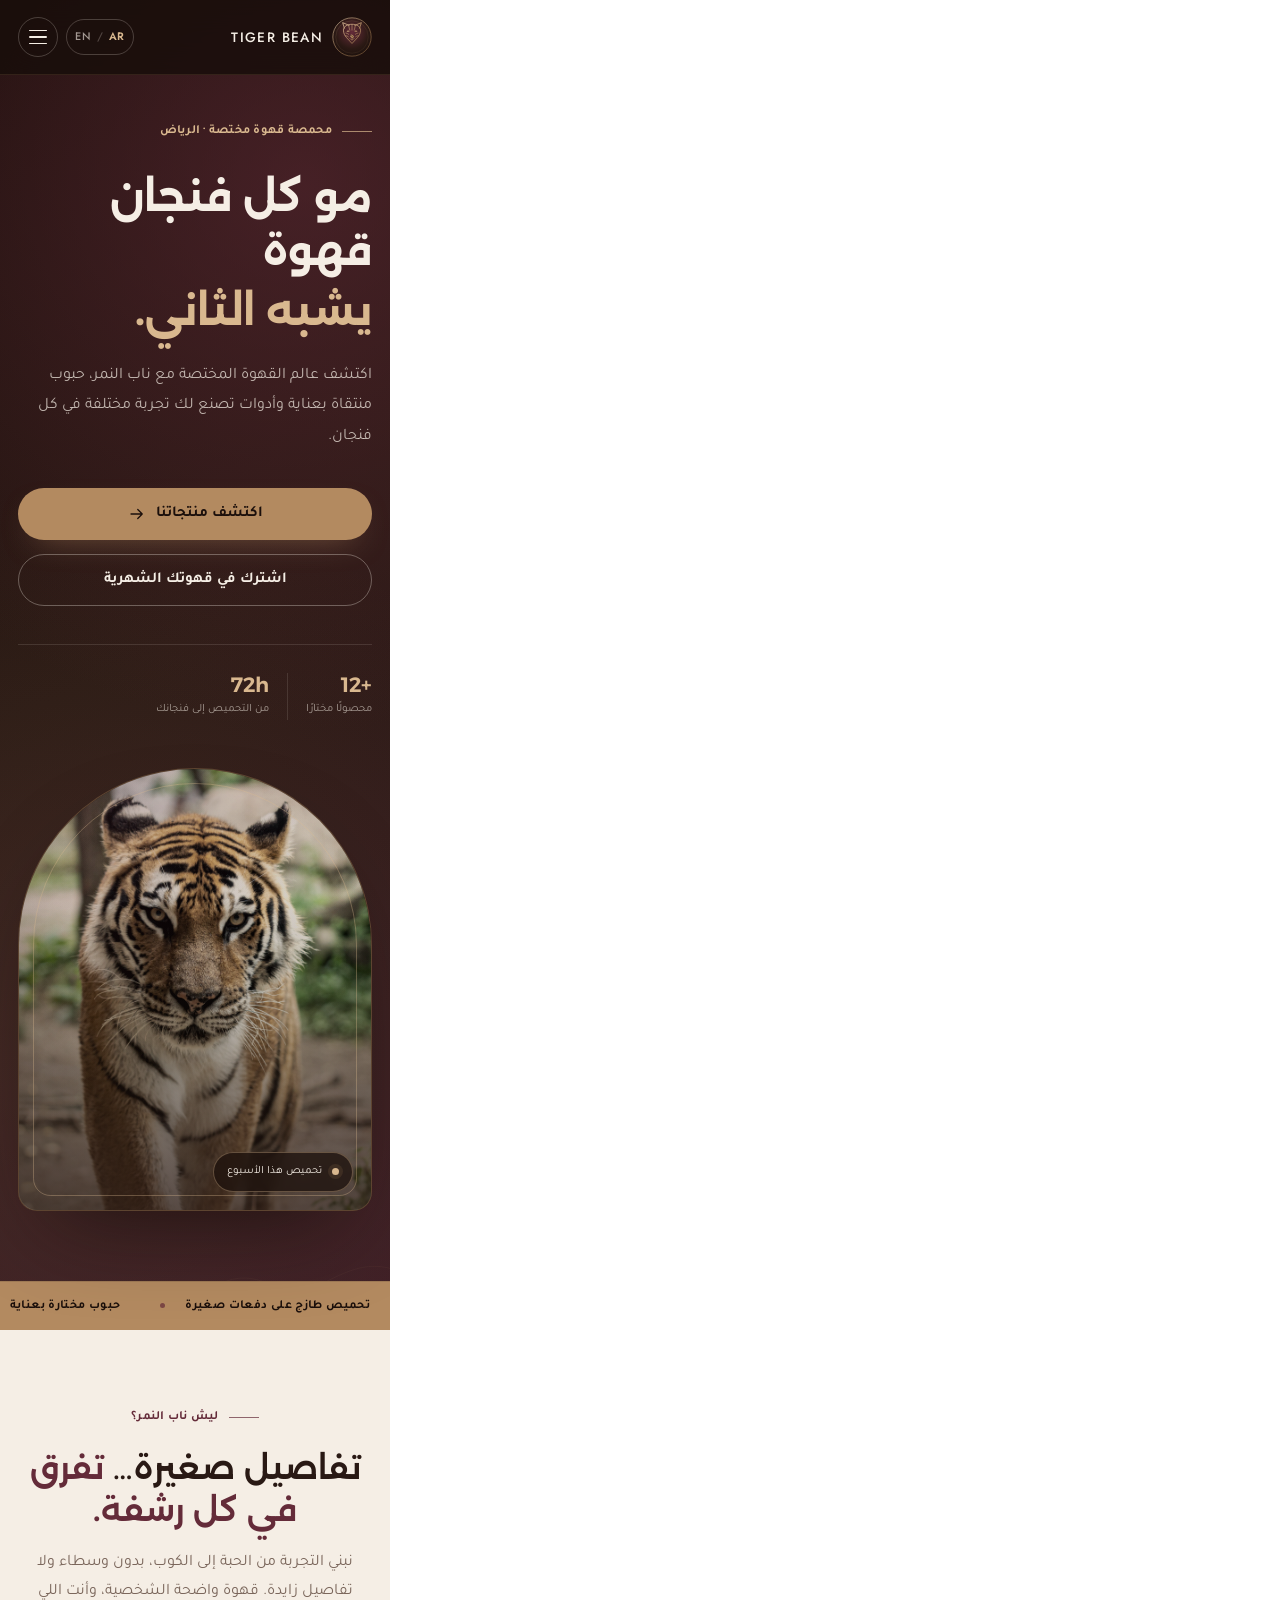
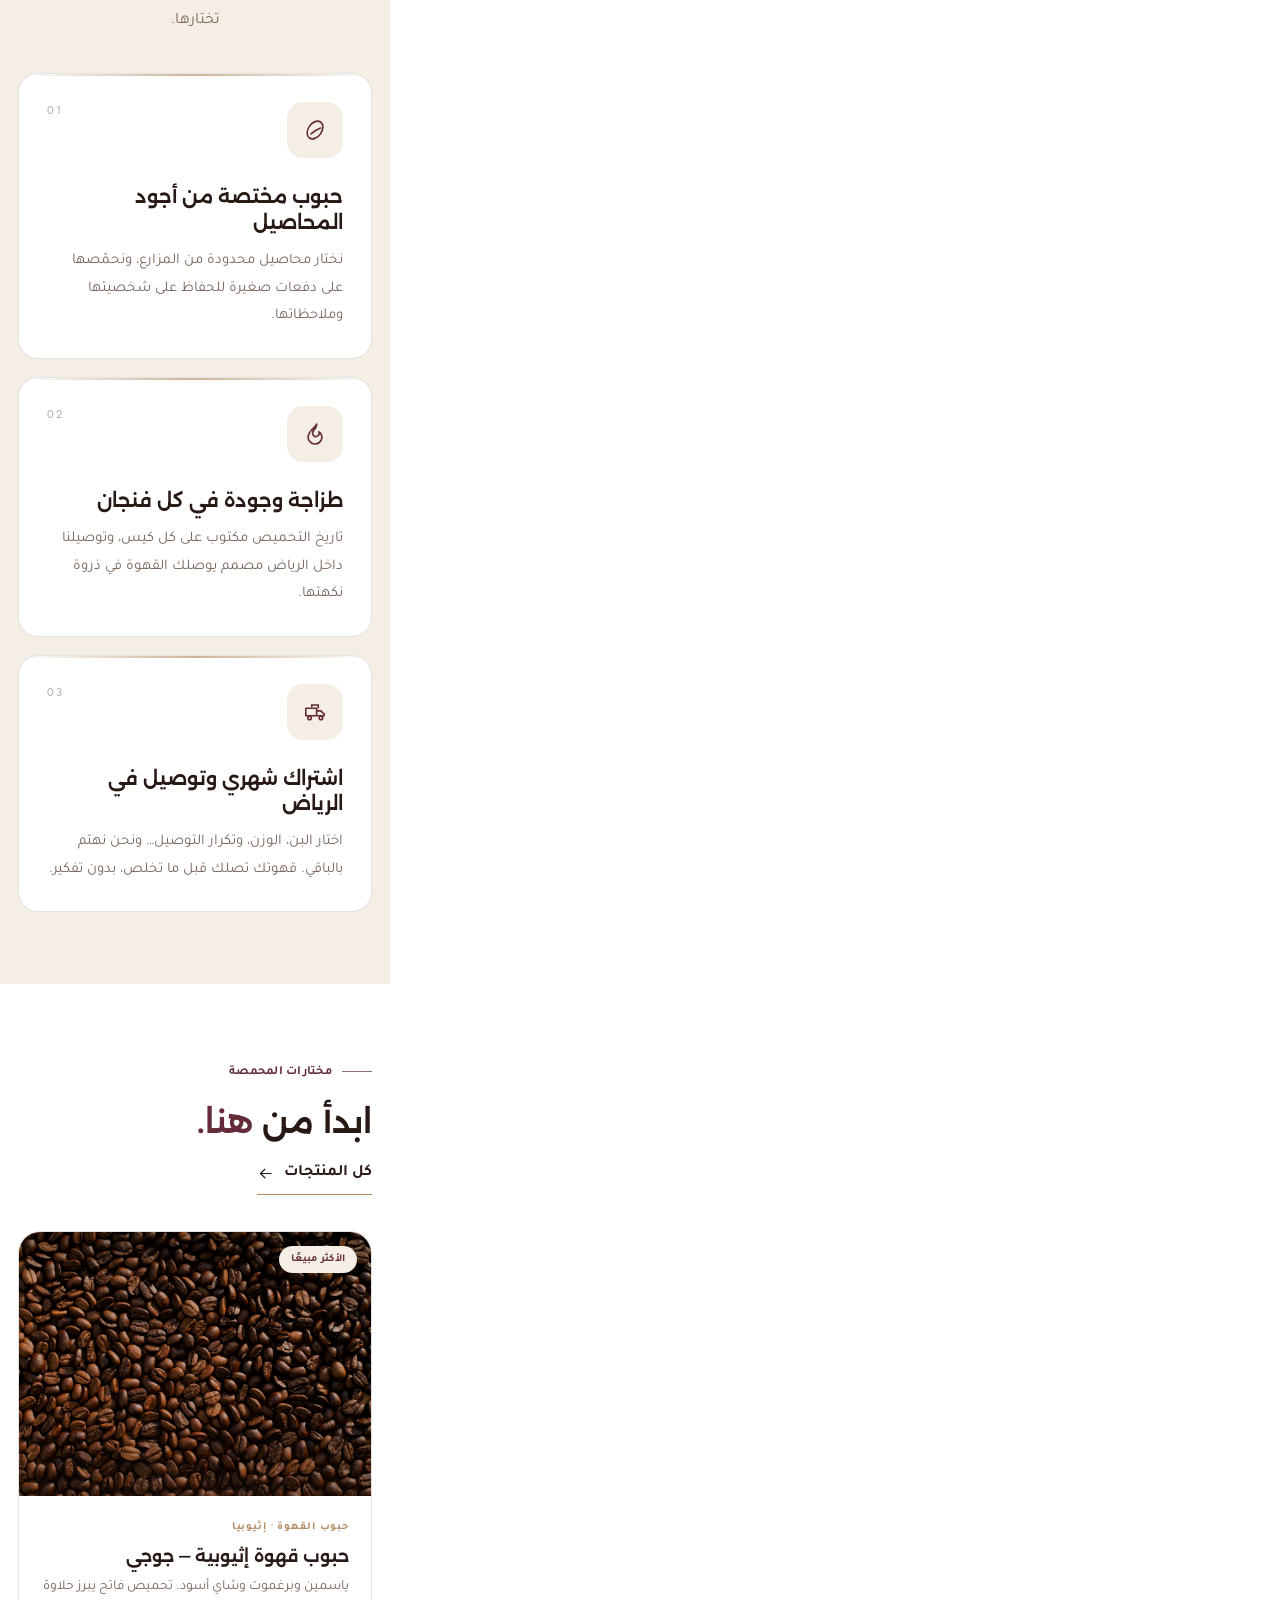
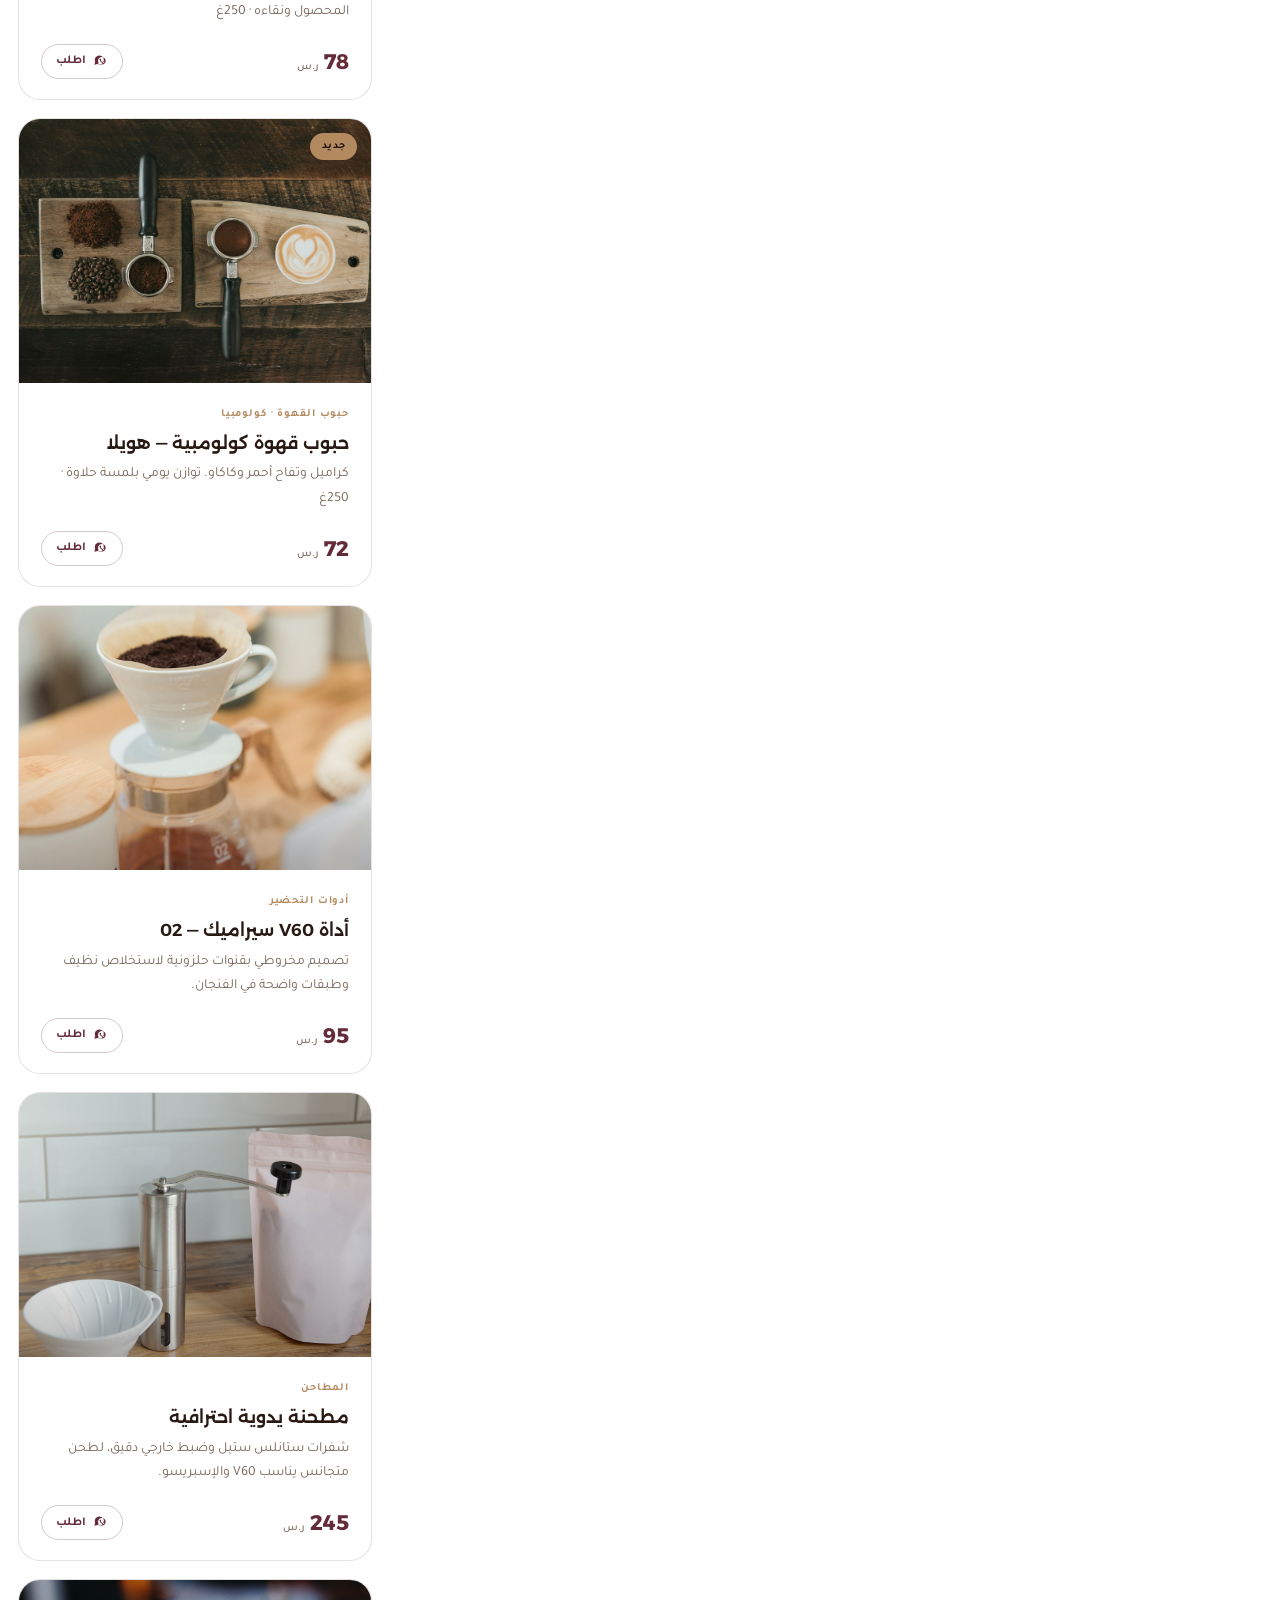
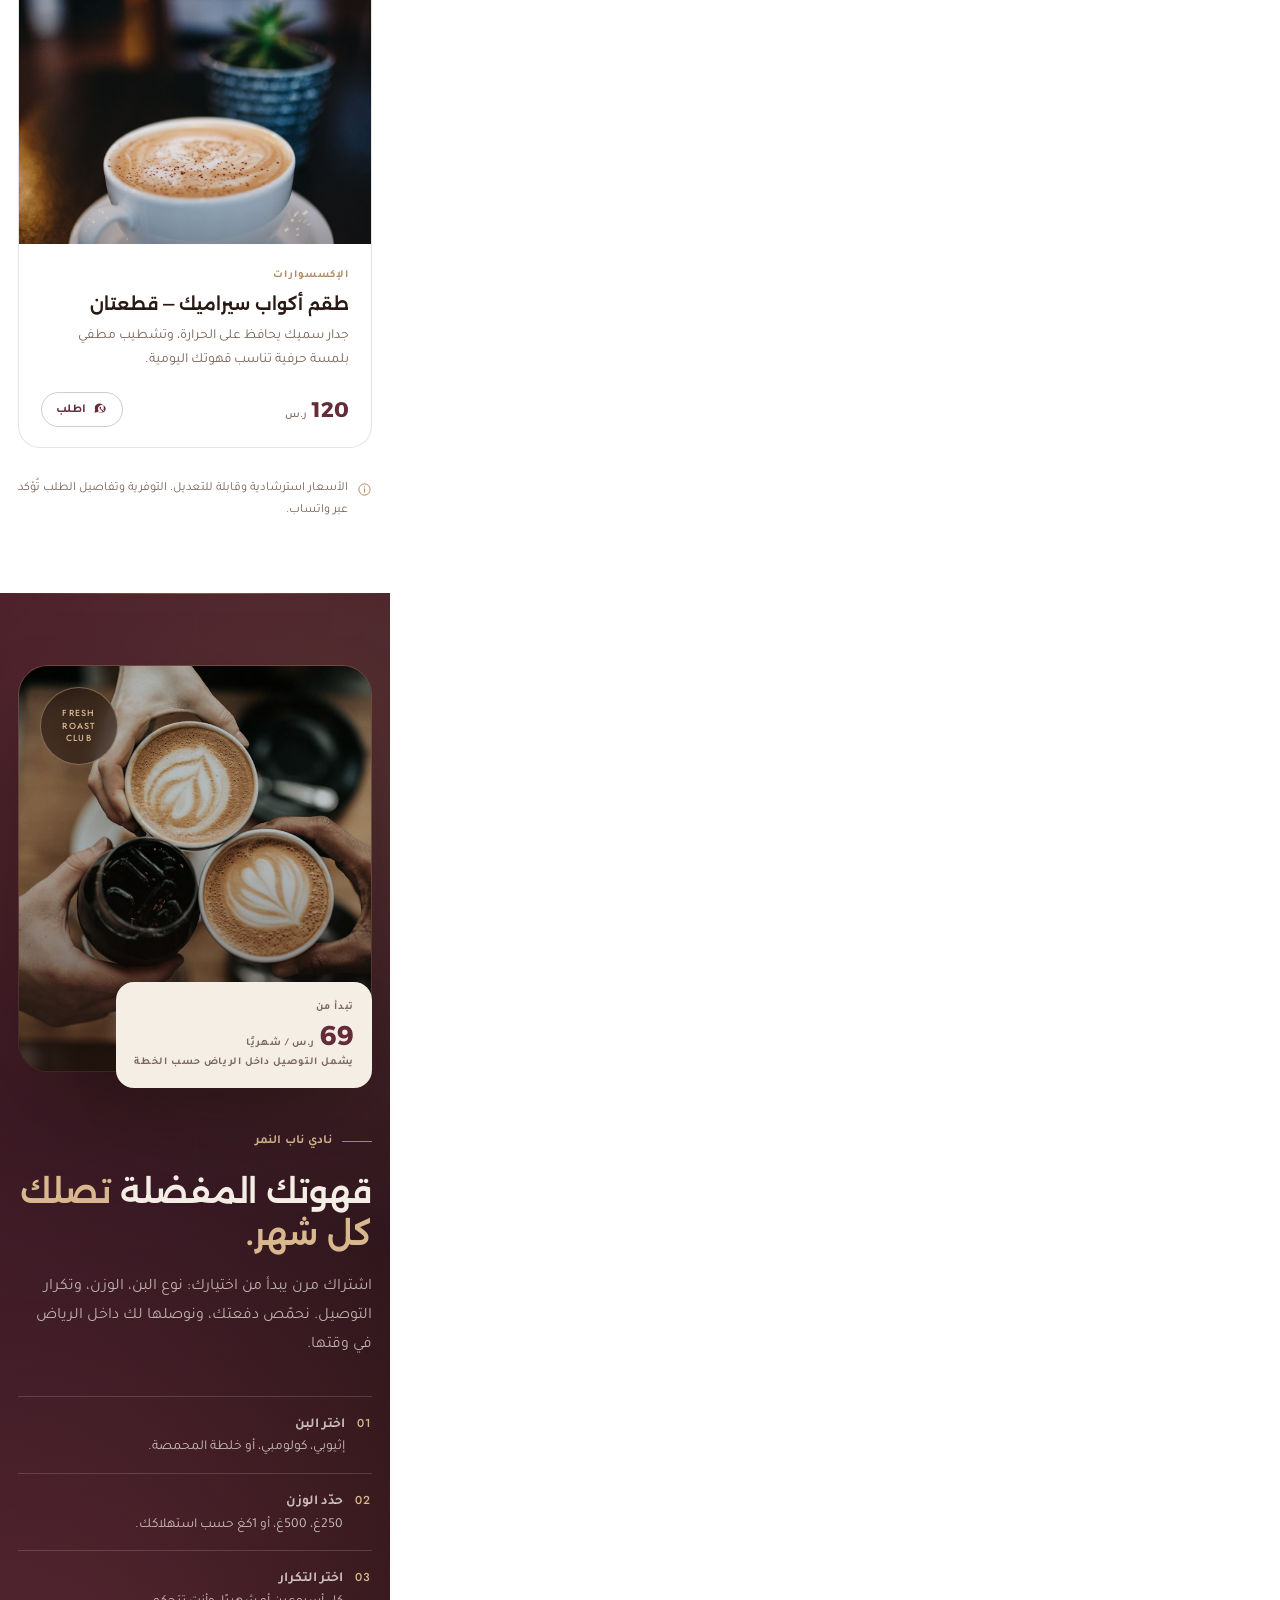
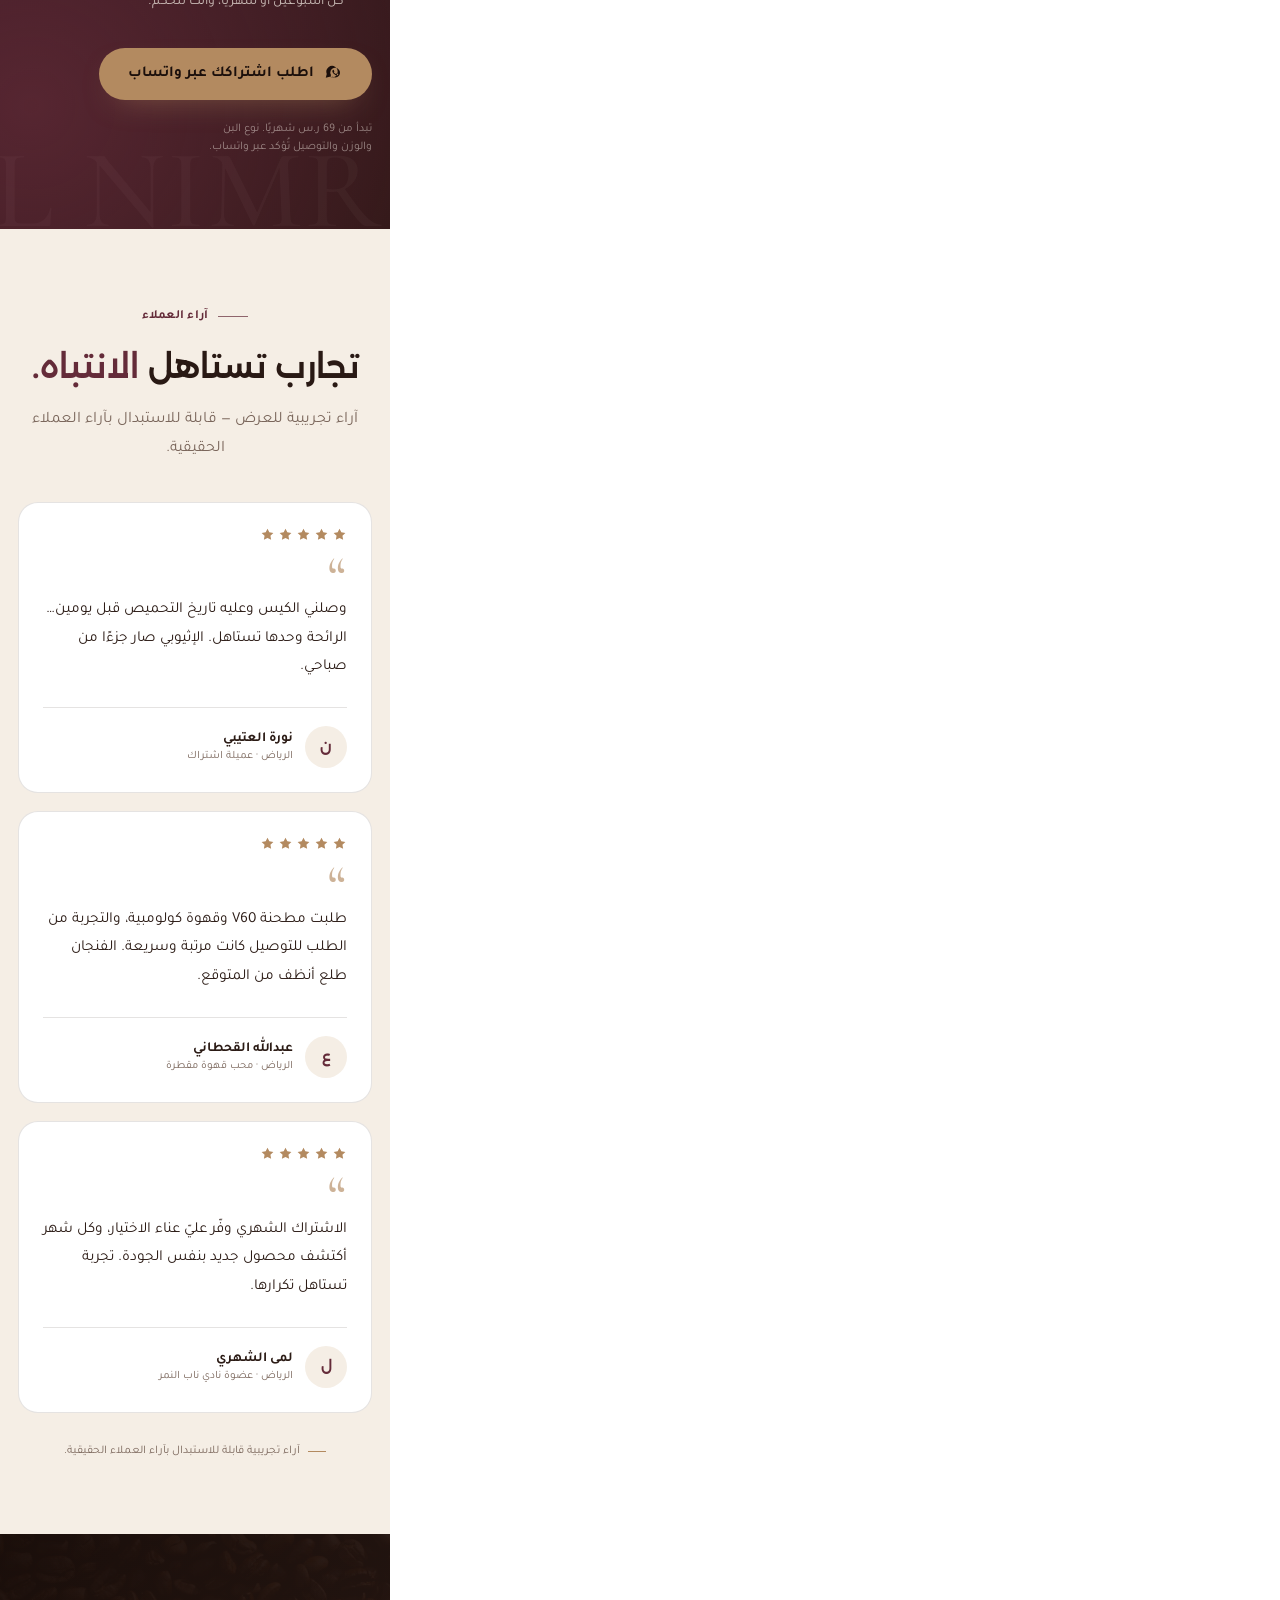
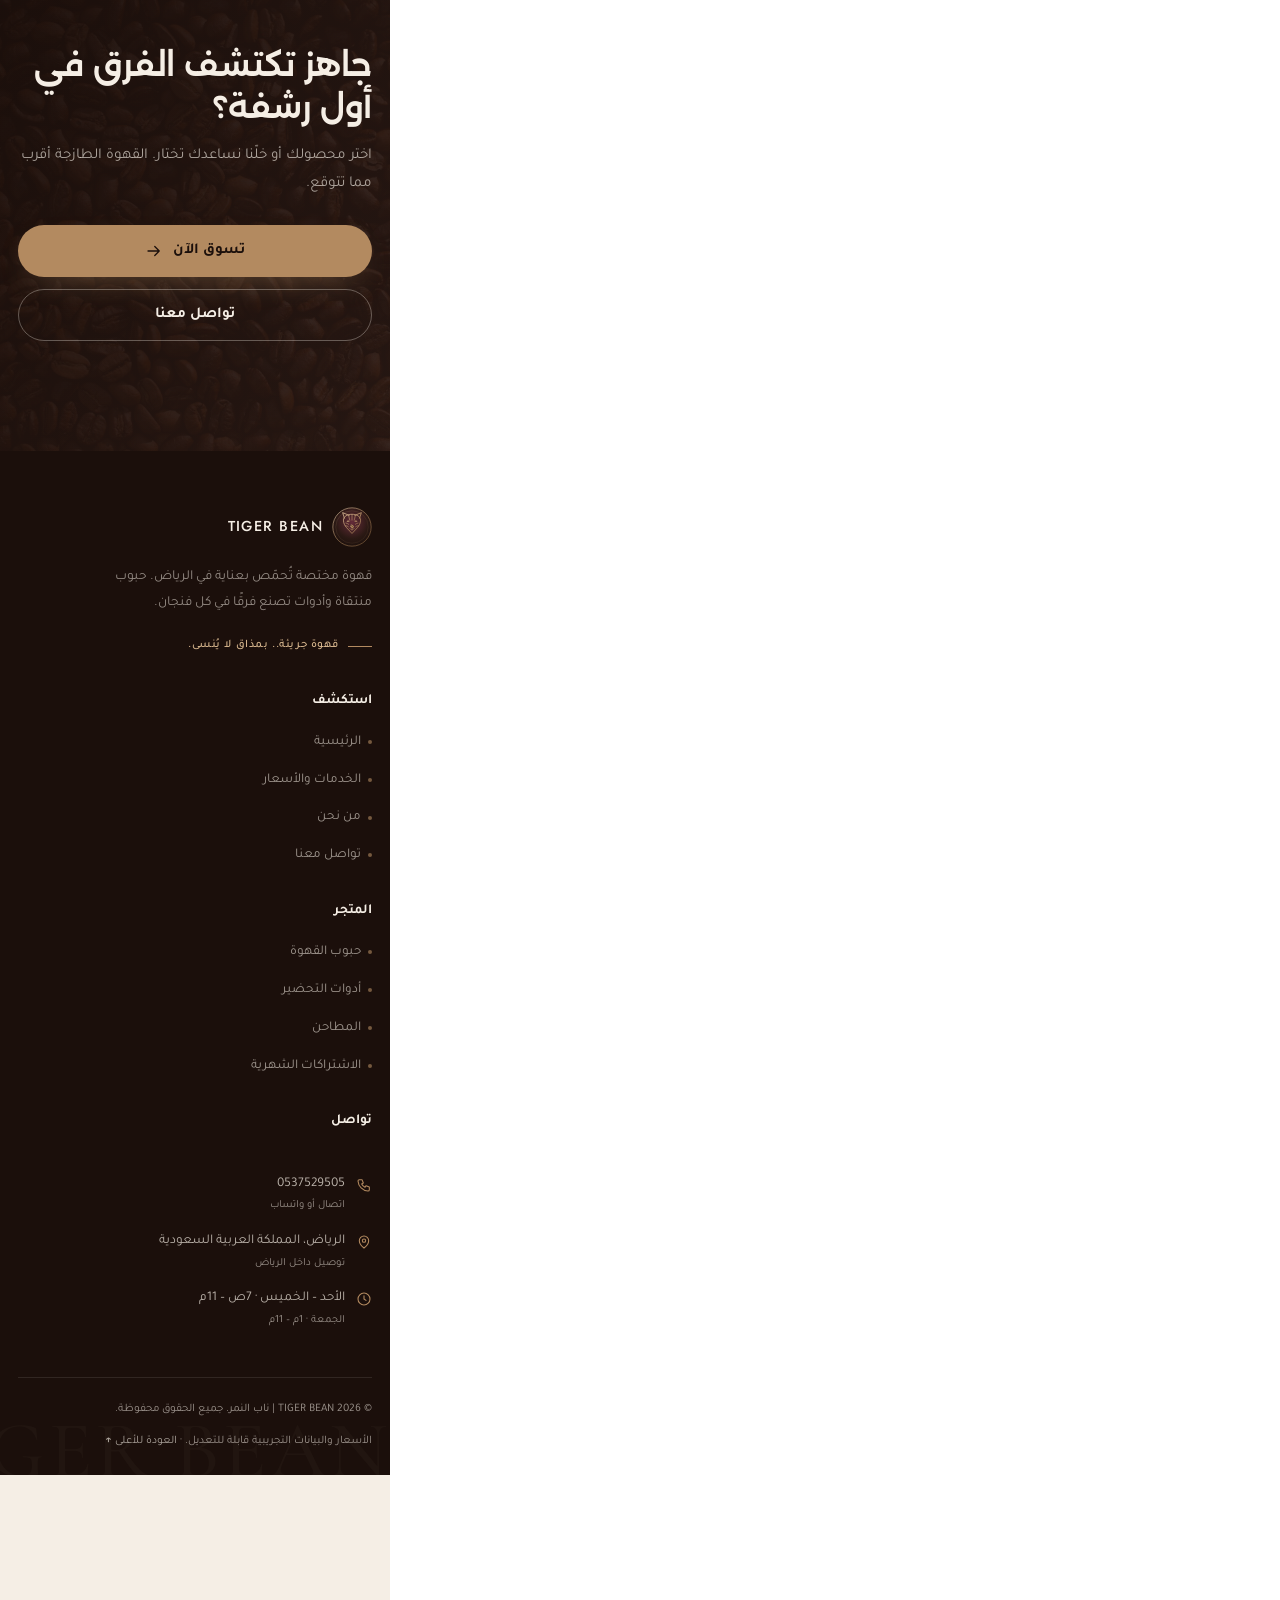
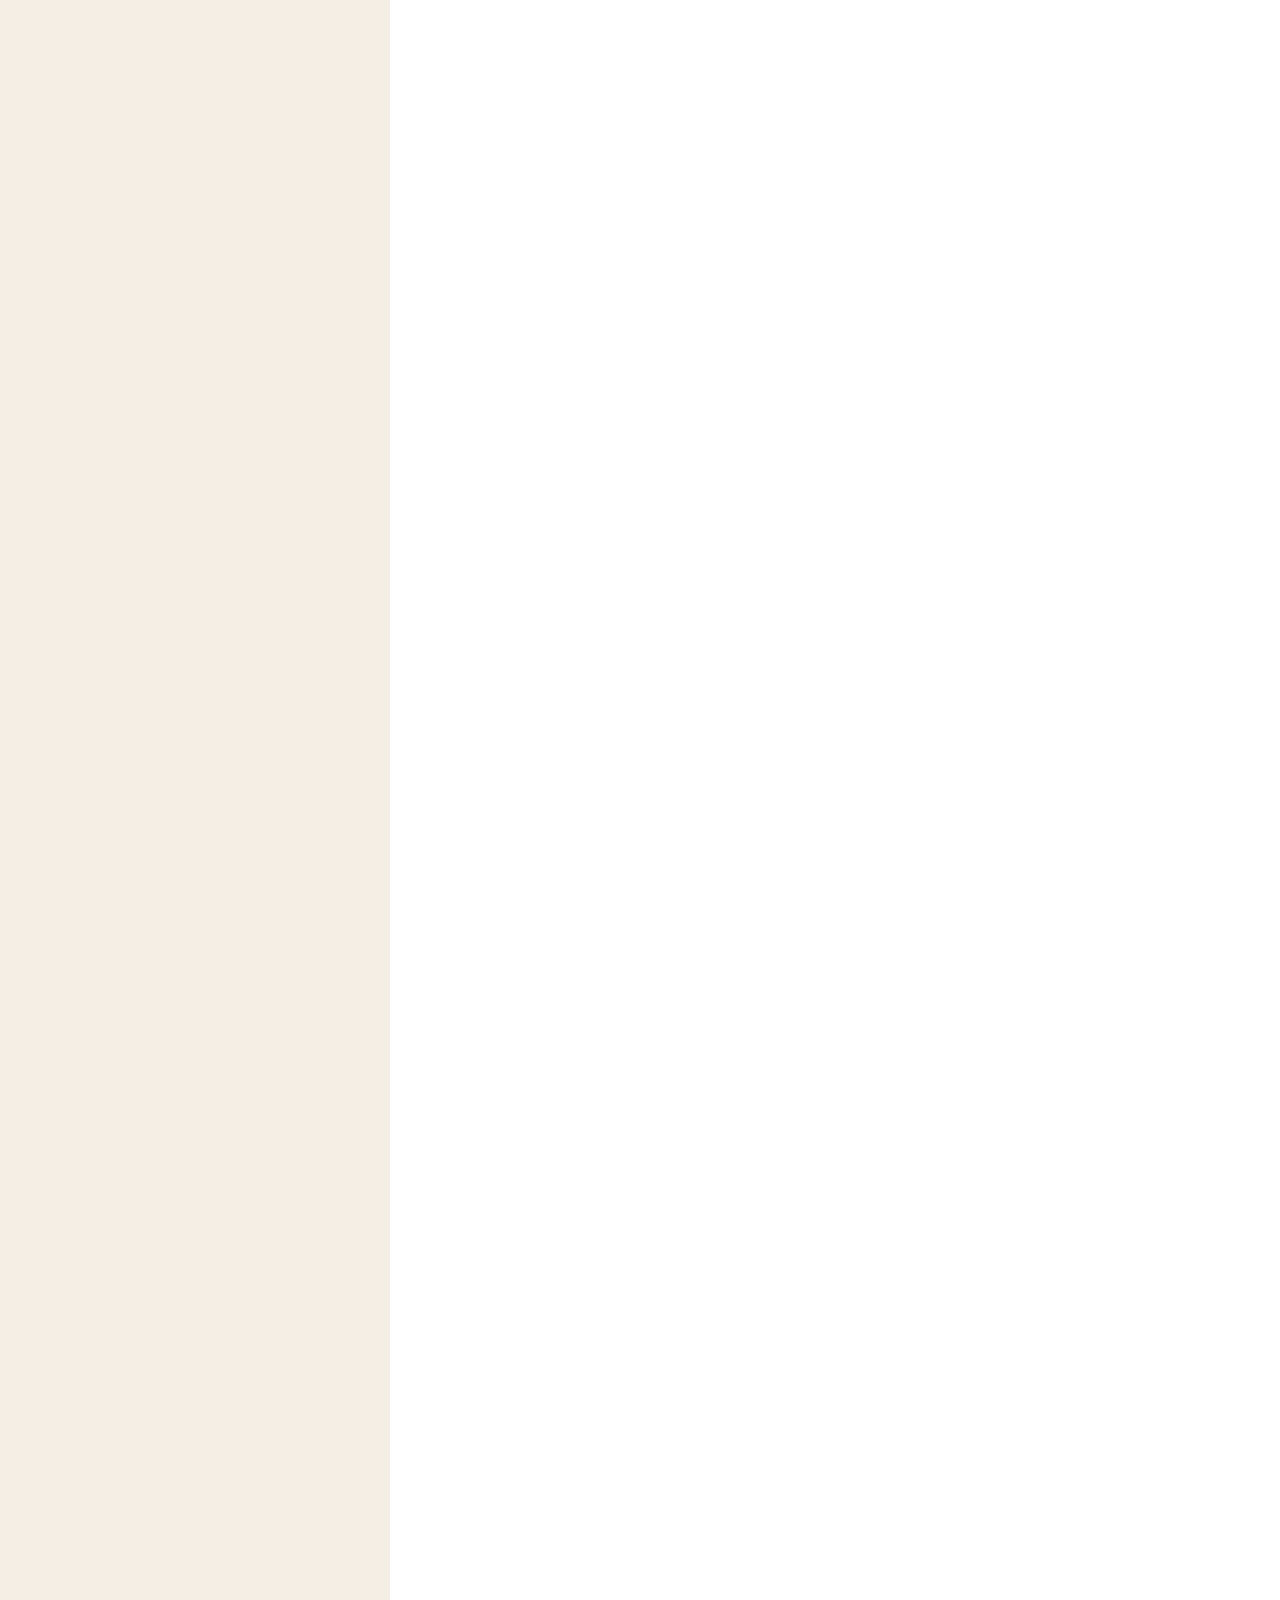
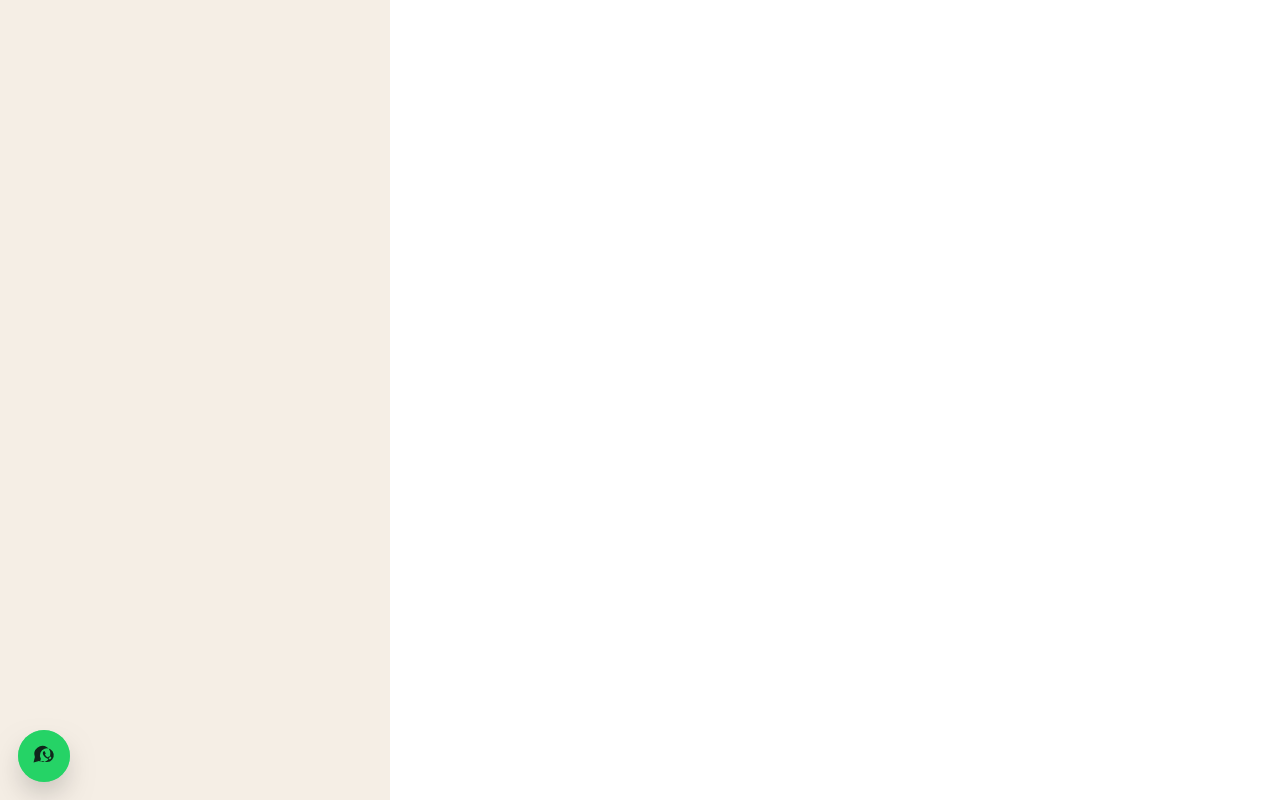
<file: tiger-bean/_qa-frame.html>
<!DOCTYPE html>
<html lang="ar" dir="rtl">
<head>
  <meta charset="UTF-8">
  <meta name="viewport" content="width=device-width, initial-scale=1">
  <title>QA Frame</title>
  <style>
    html, body { margin: 0; padding: 0; background: #fff; overflow: hidden; }
    iframe { position: absolute; top: 0; left: 0; border: 0; display: block; background: #fff; }
  </style>
</head>
<body>
  <script>
    var params = new URLSearchParams(location.search);
    var page = params.get("p") || "index.html";
    var width = parseInt(params.get("w") || "390", 10);
    var height = parseInt(params.get("h") || "12000", 10);
    var lang = params.get("lang") || "ar";
    try { localStorage.setItem("tigerbean:lang", lang === "en" ? "en" : "ar"); } catch (e) {}
    var frame = document.createElement("iframe");
    frame.src = page;
    frame.width = width;
    frame.height = height;
    frame.title = "QA preview";
    if (params.get("menu") === "1") {
      frame.addEventListener("load", function () {
        var doc = frame.contentDocument;
        var nav = doc.getElementById("primaryNav");
        if (nav) { nav.style.transition = "none"; }
        var toggle = doc.getElementById("navToggle");
        if (toggle) { toggle.click(); }
      });
    }
    document.body.appendChild(frame);
  </script>
</body>
</html>
</file>
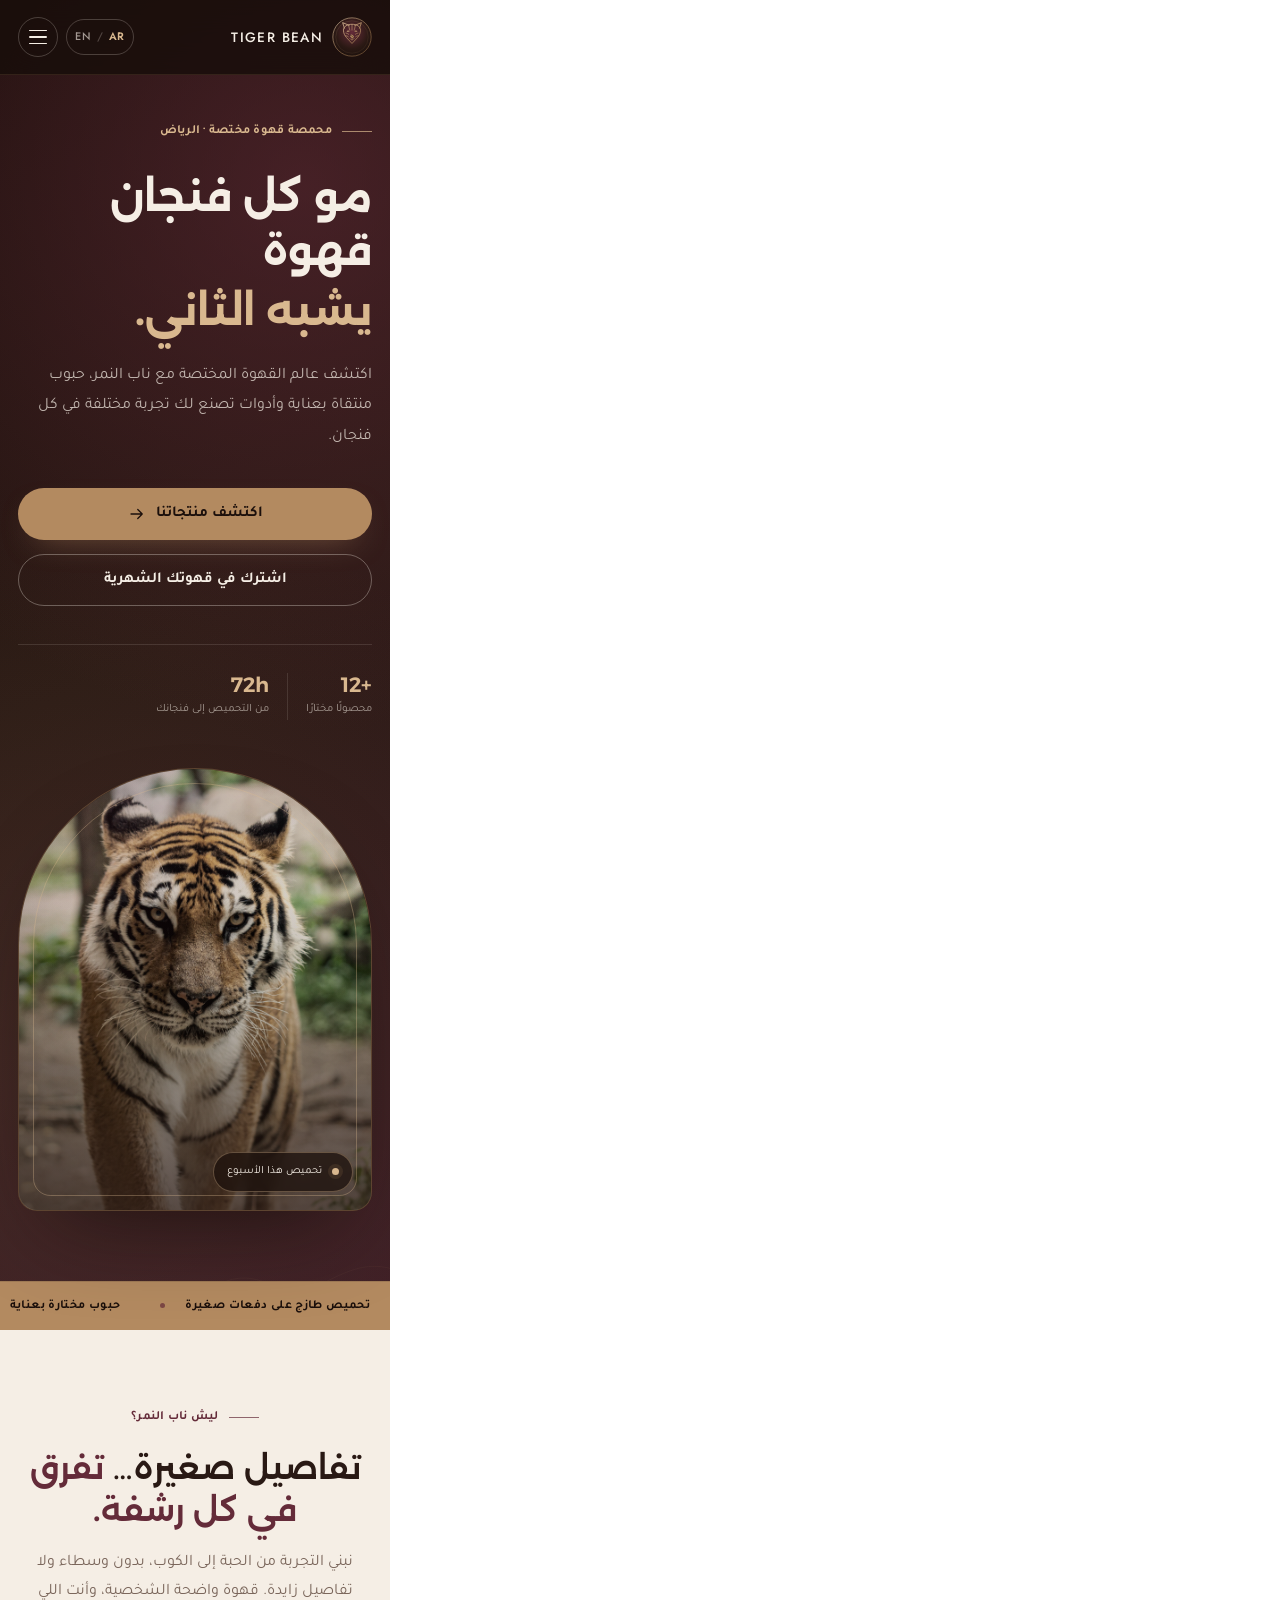
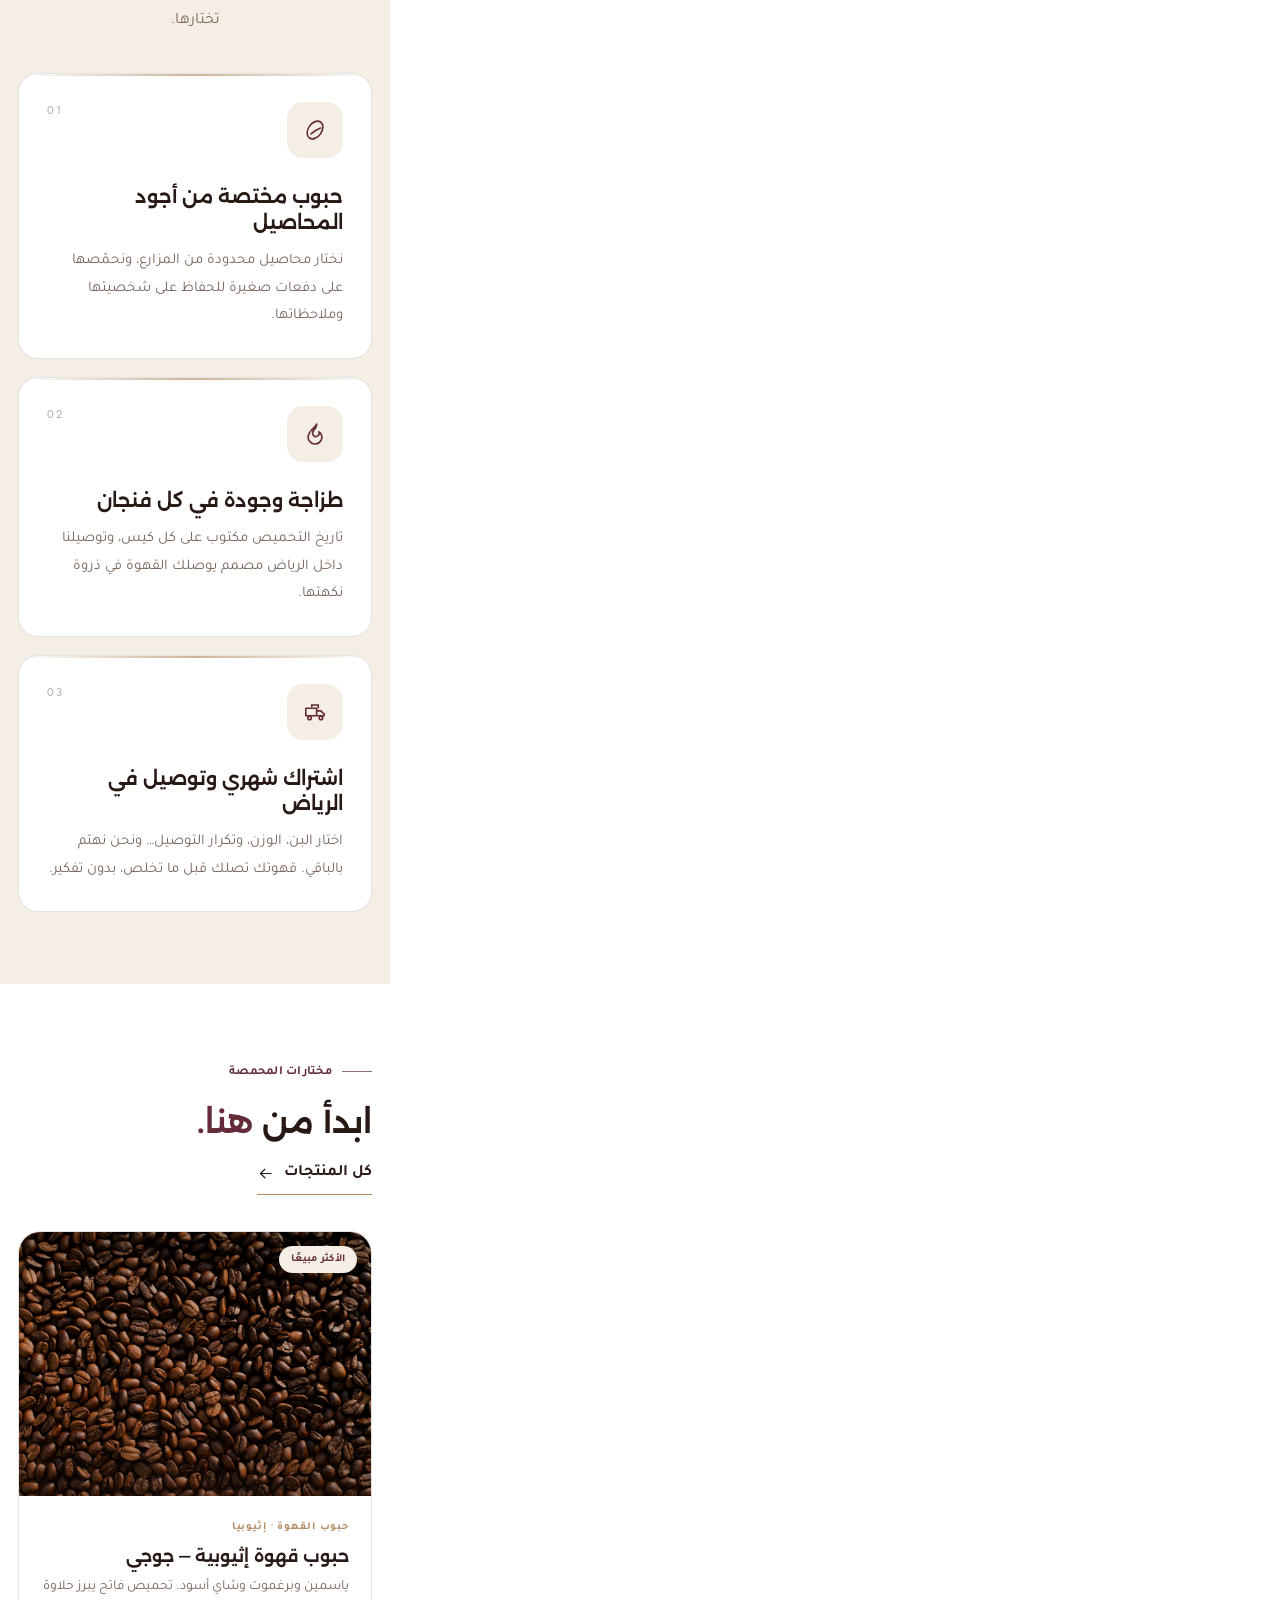
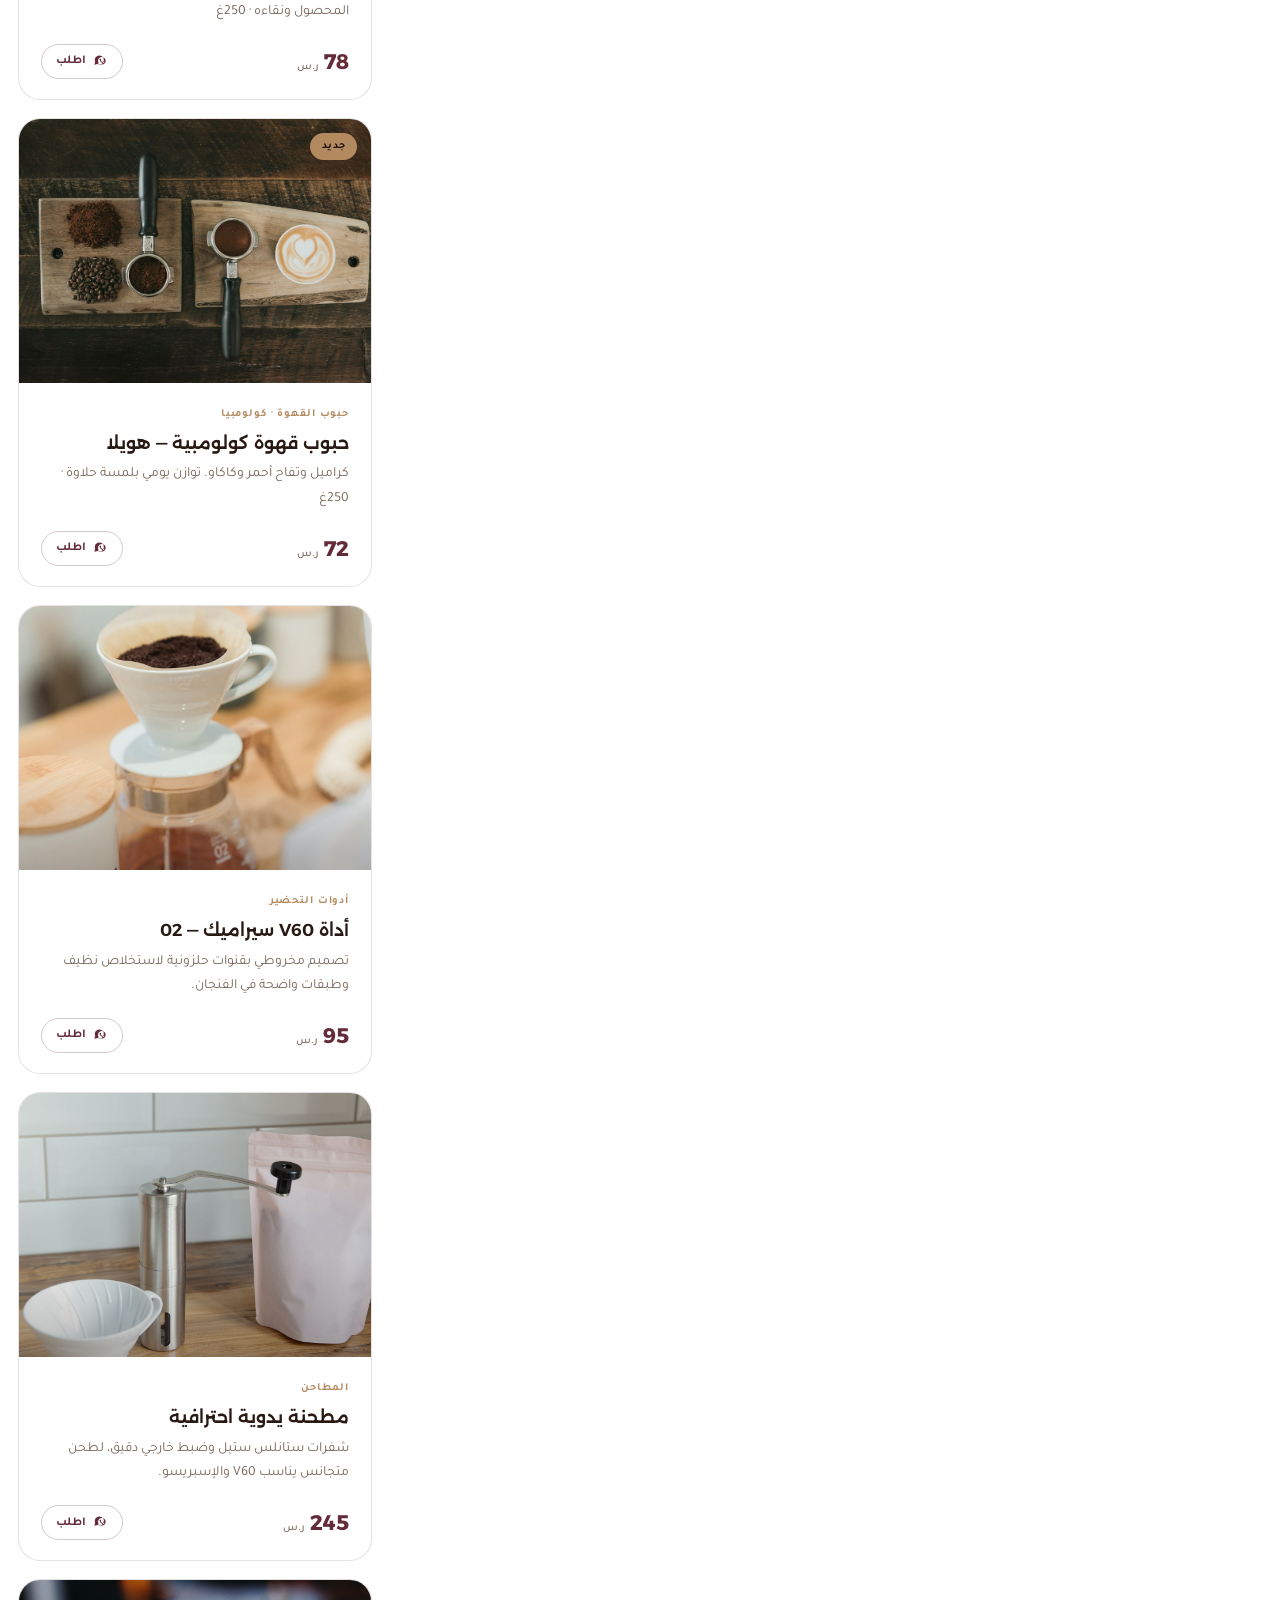
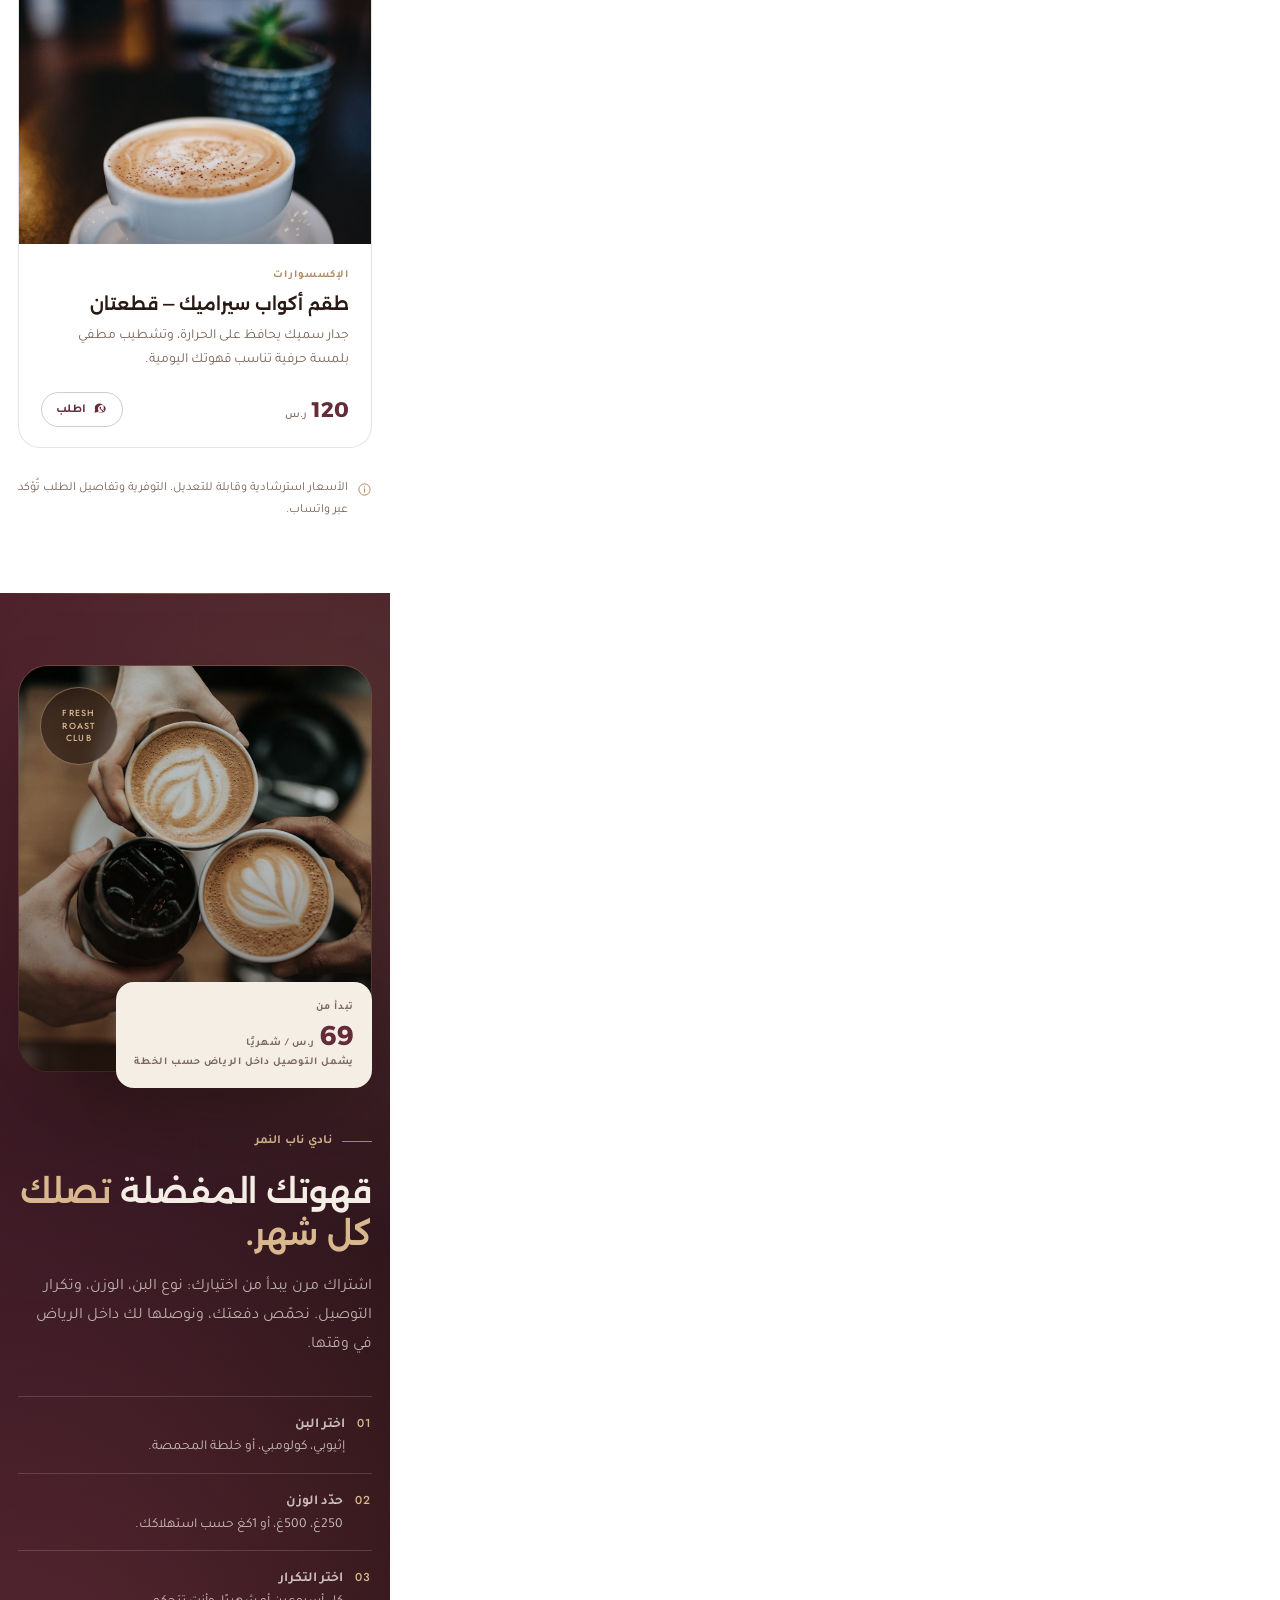
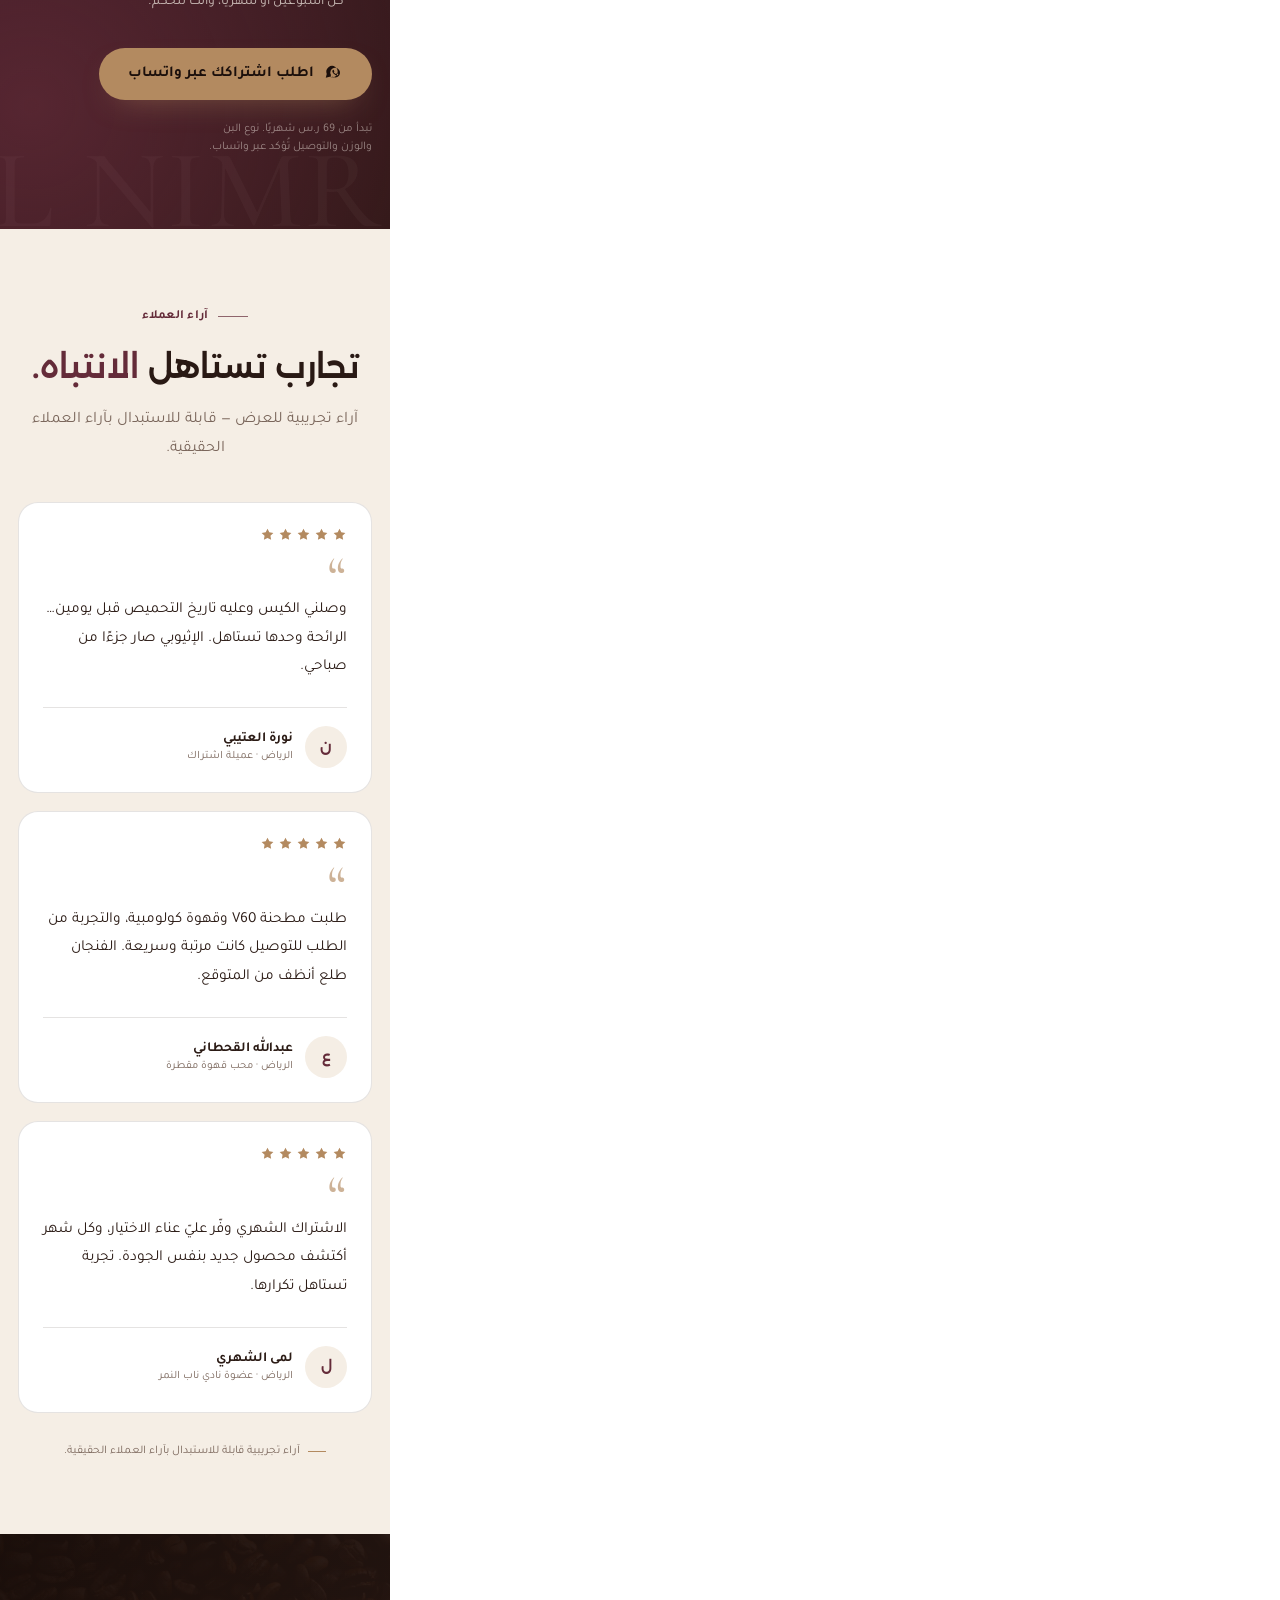
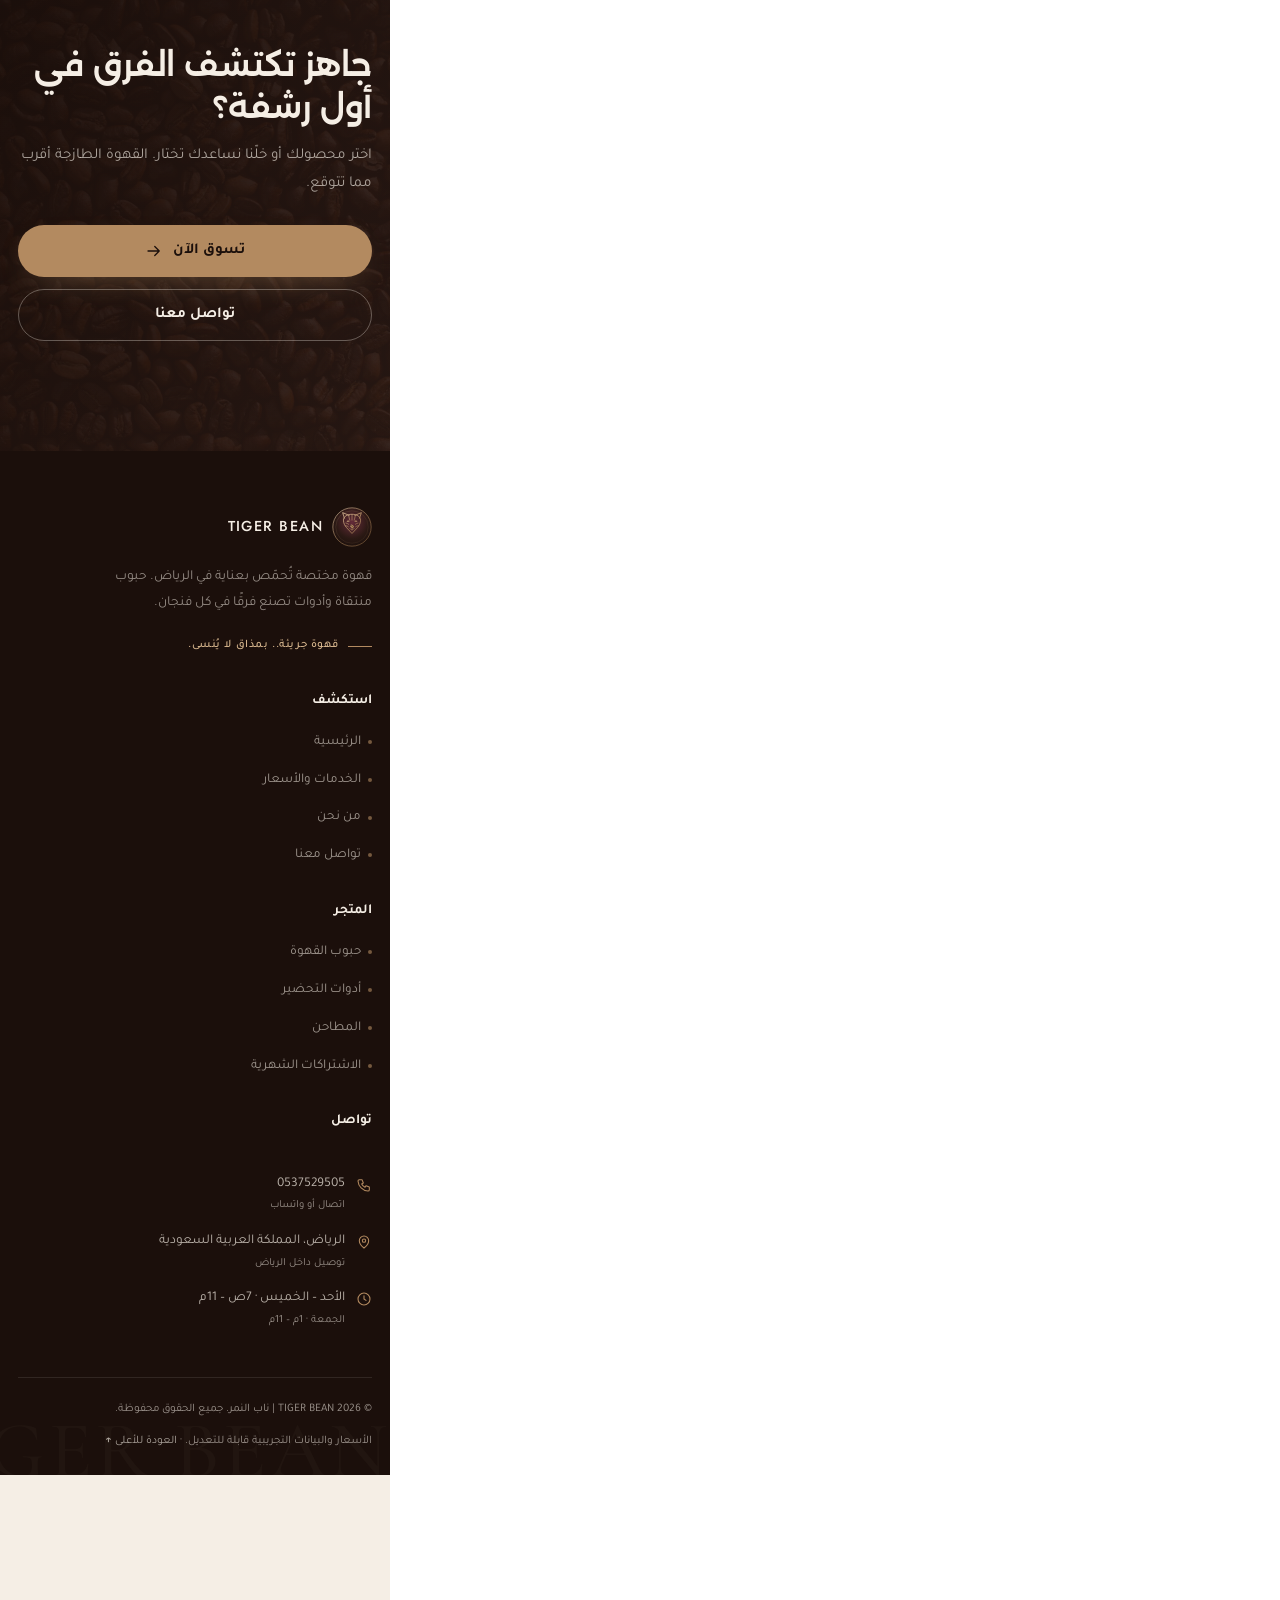
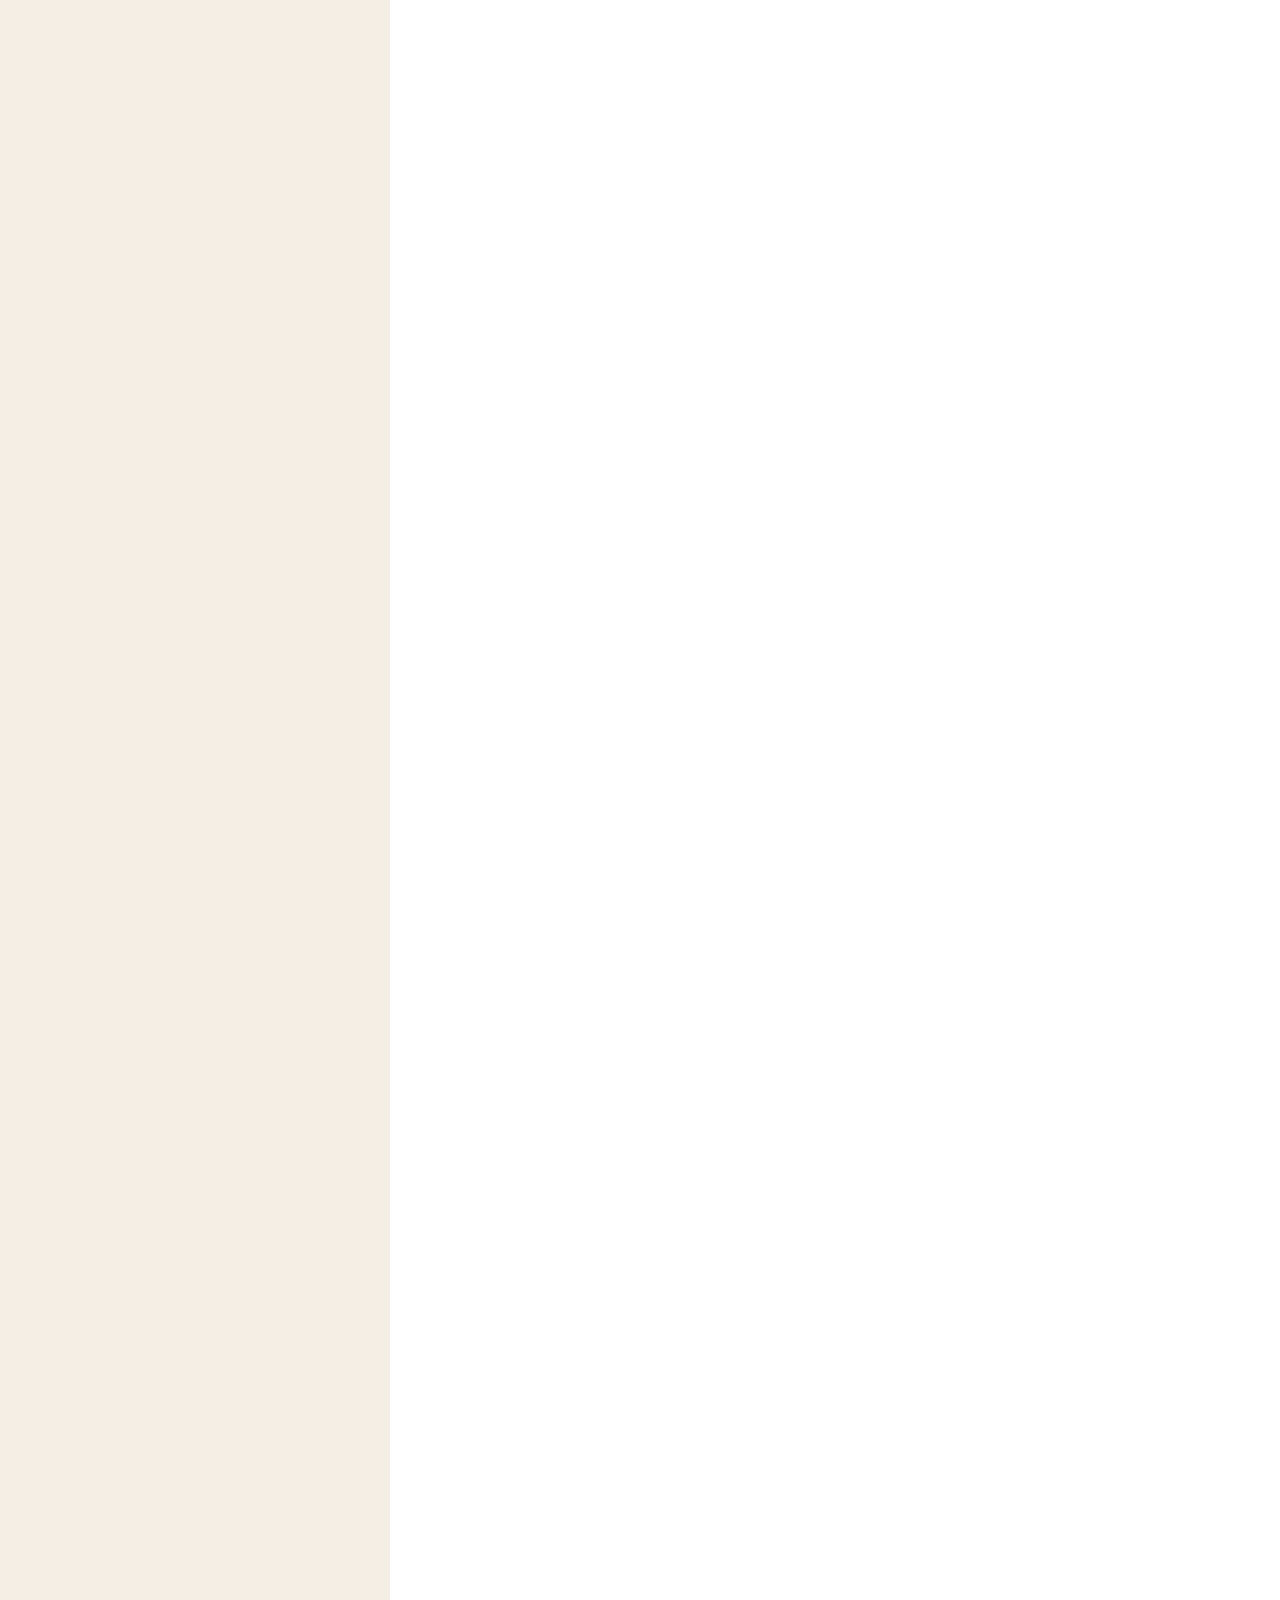
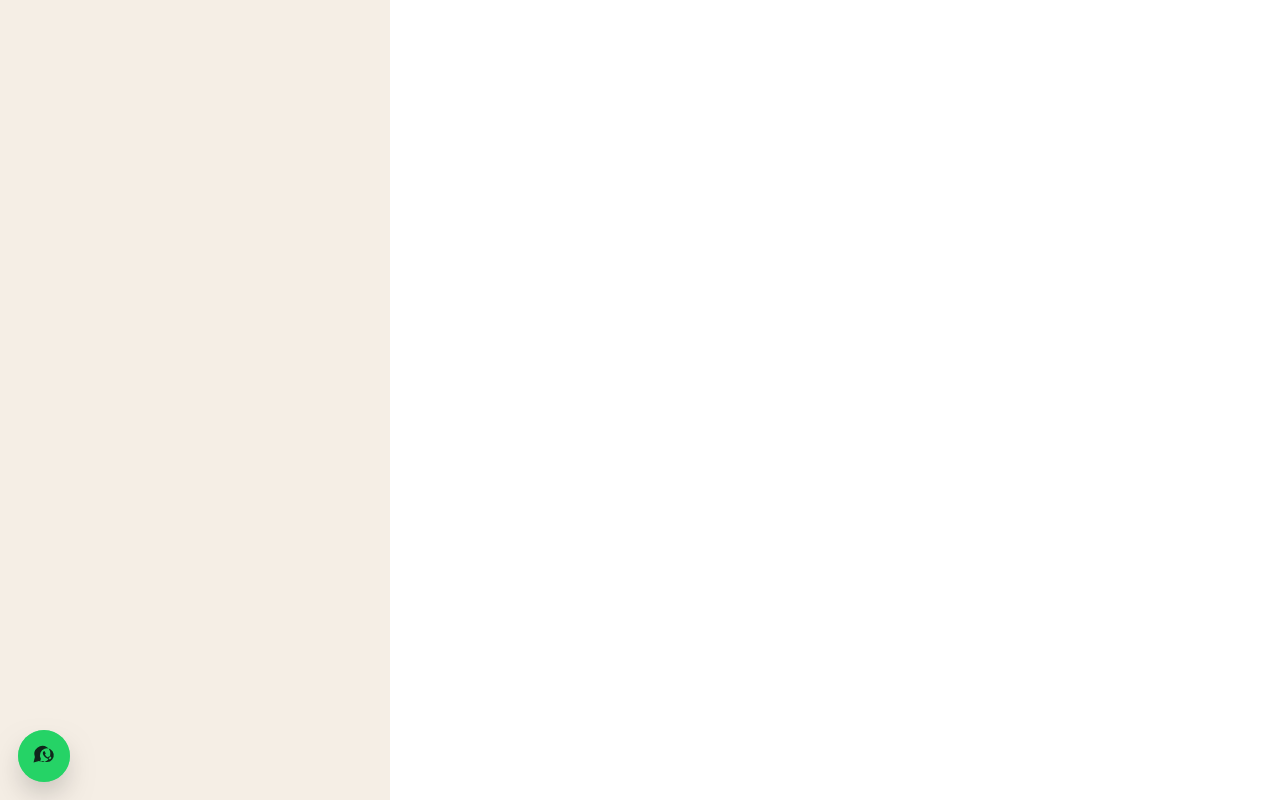
<file: tiger-bean/_qa-mobile.html>
<!DOCTYPE html>
<html lang="ar" dir="rtl">
<head>
  <meta charset="UTF-8">
  <meta name="viewport" content="width=device-width, initial-scale=1">
  <title>QA Mobile Frame</title>
  <style>
    html, body { margin: 0; padding: 0; width: 390px; background: #fff; overflow: hidden; }
    iframe { position: absolute; top: 0; left: 0; width: 390px; height: 12000px; border: 0; display: block; }
  </style>
</head>
<body>
  <iframe id="qa" src="index.html" title="QA mobile preview"></iframe>
  <script>
    var page = new URLSearchParams(location.search).get("p") || "index.html";
    document.getElementById("qa").src = page;
  </script>
</body>
</html>
</file>
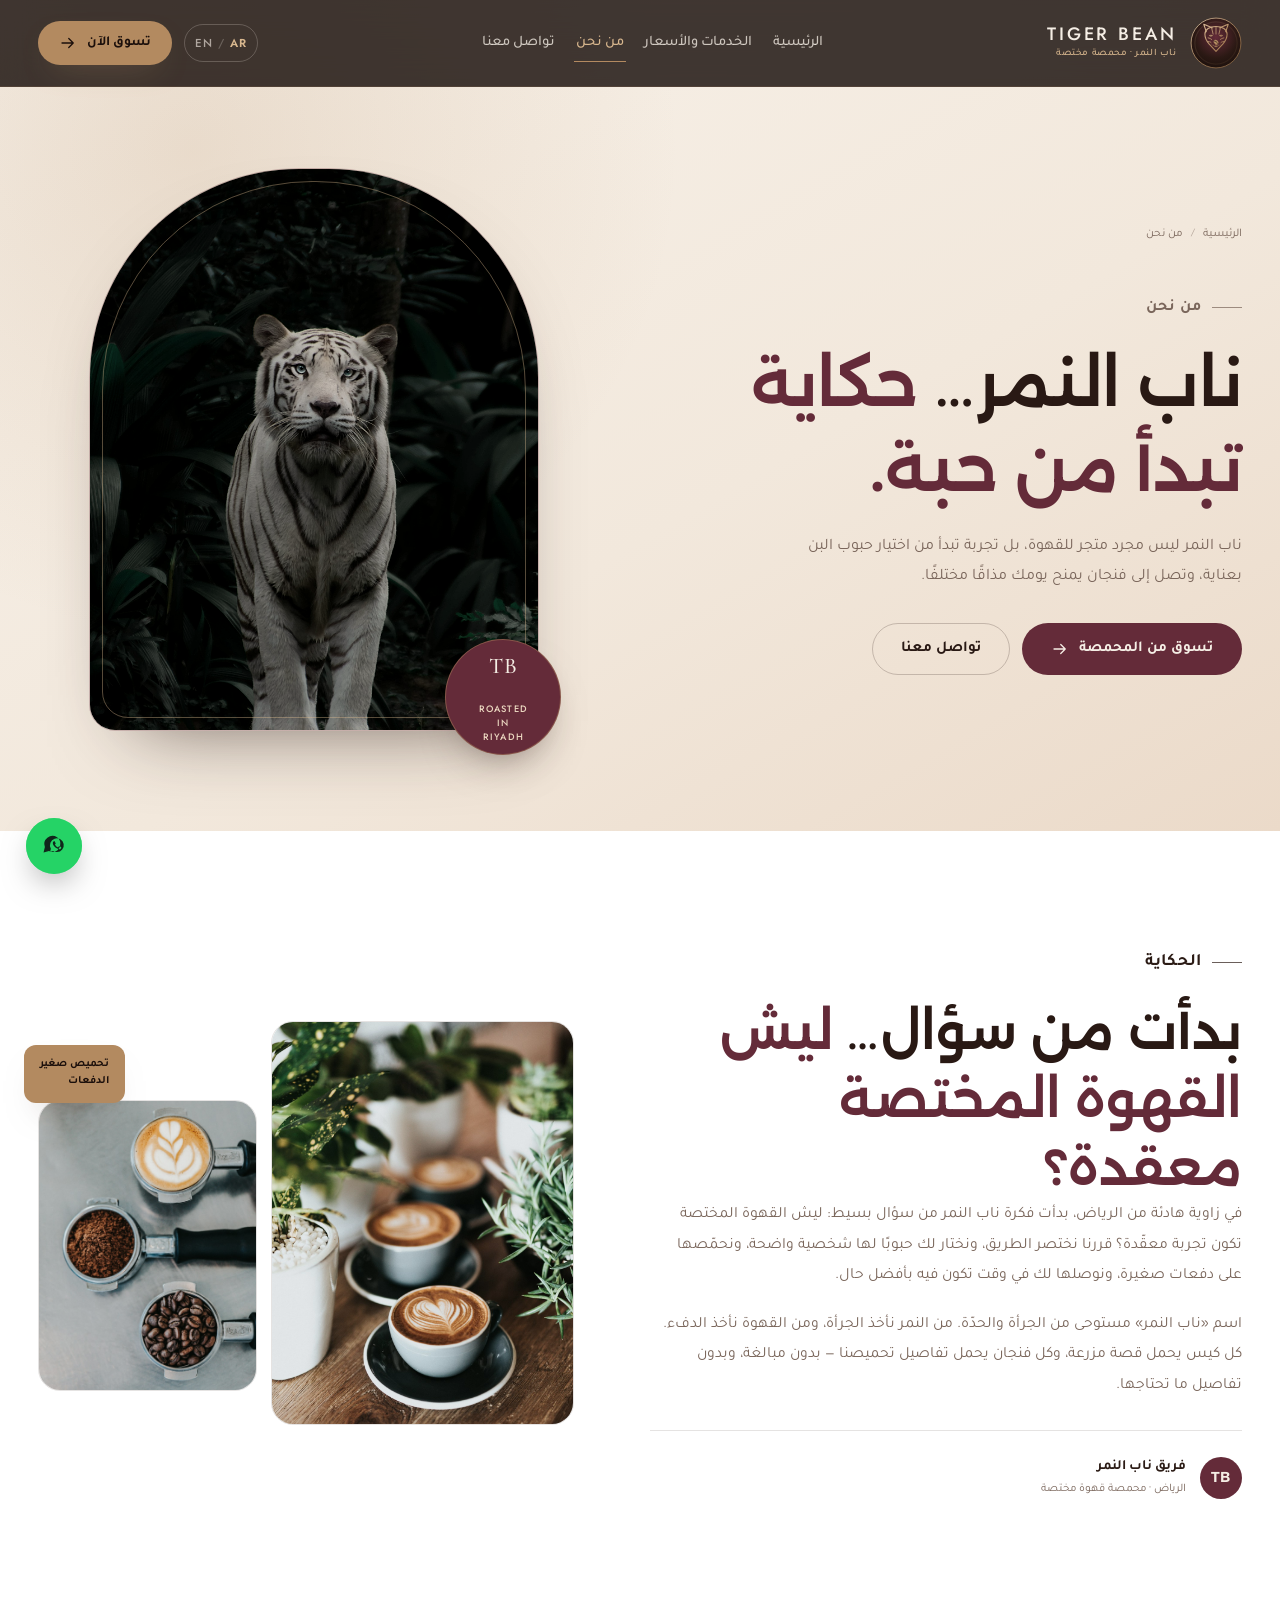
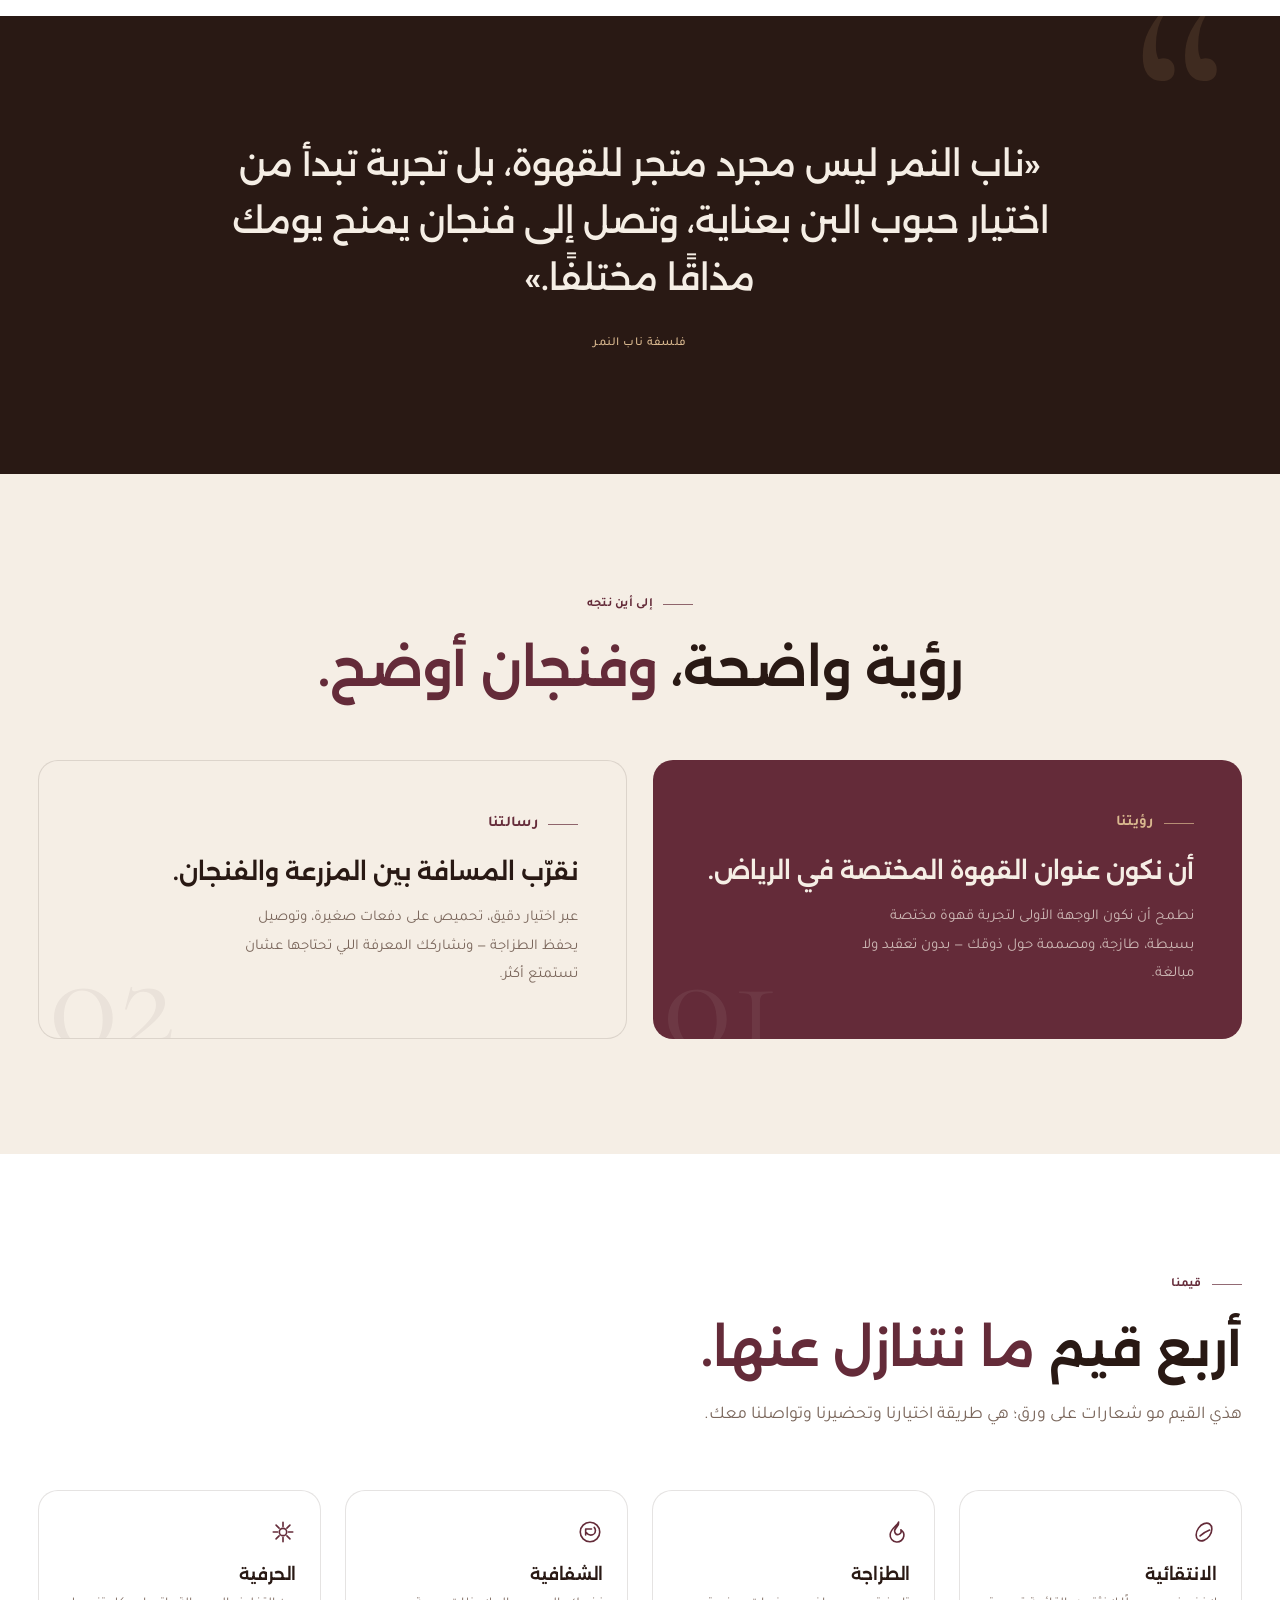
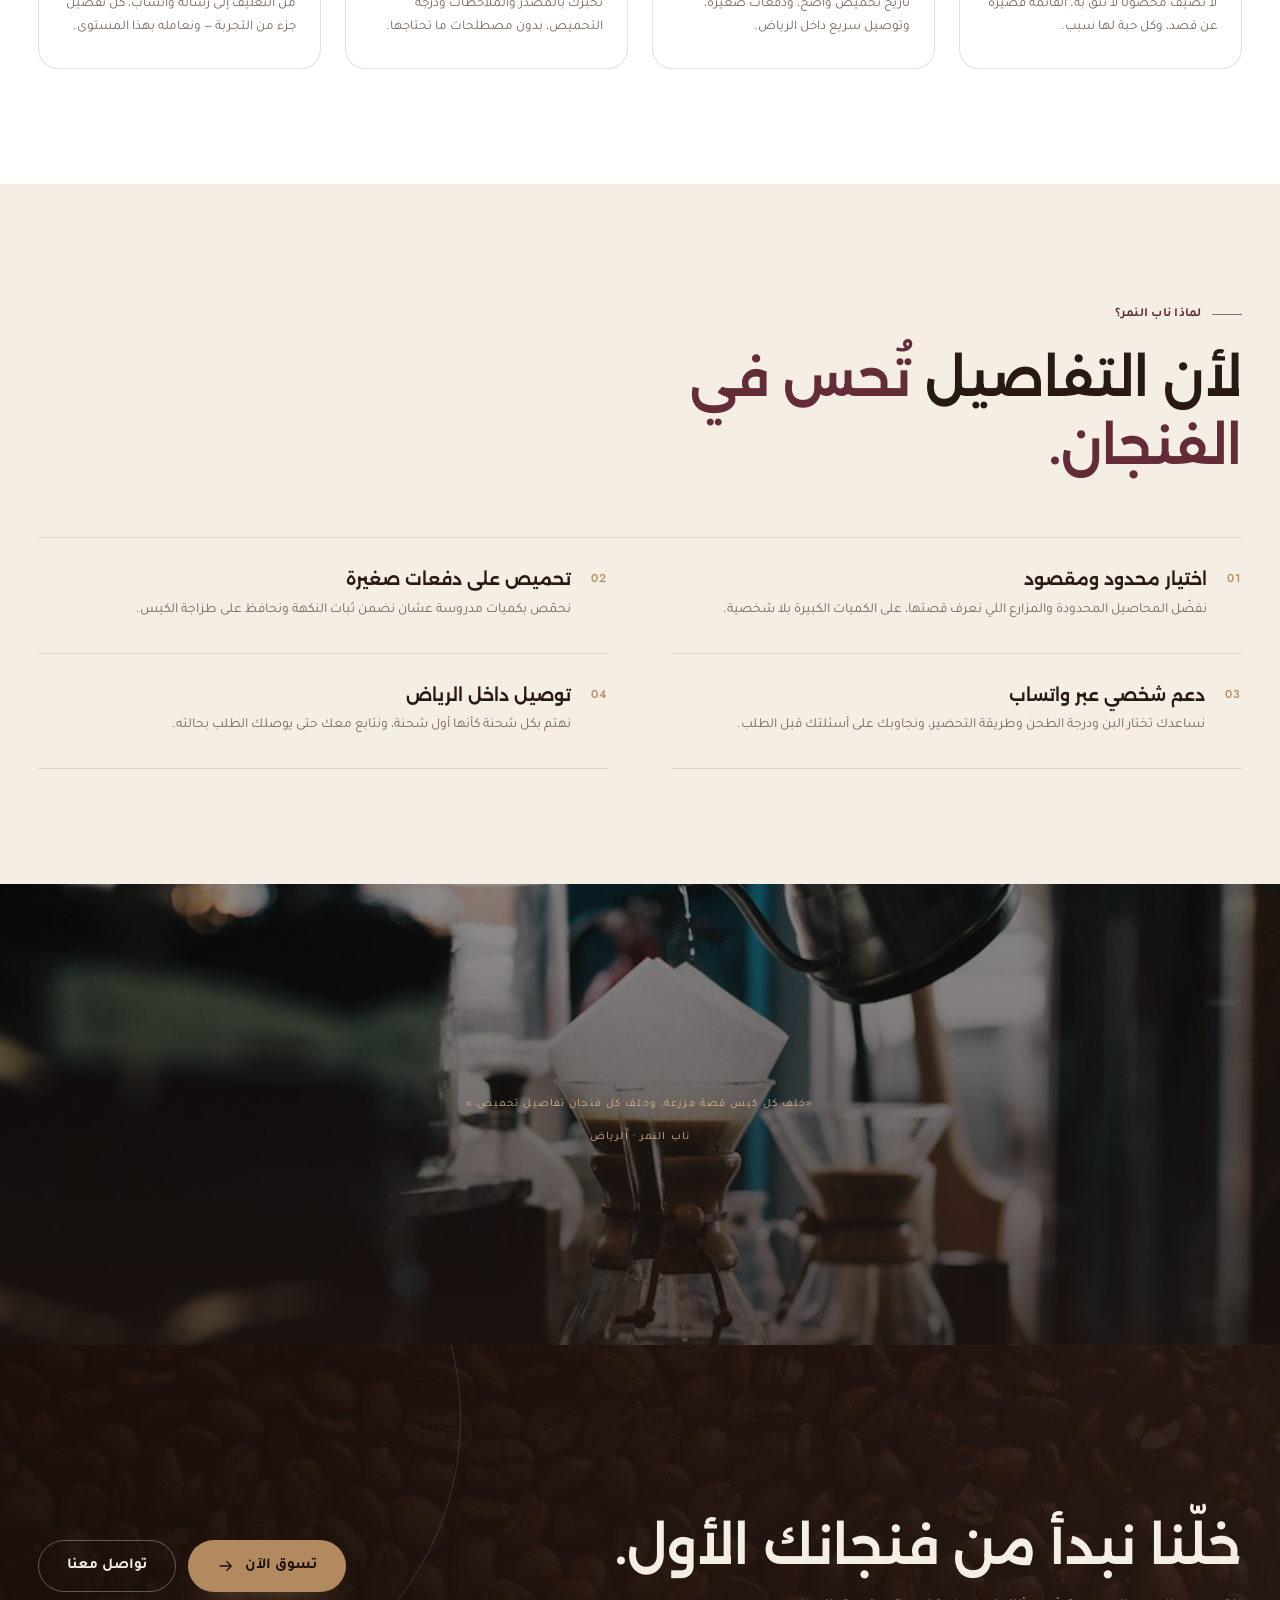
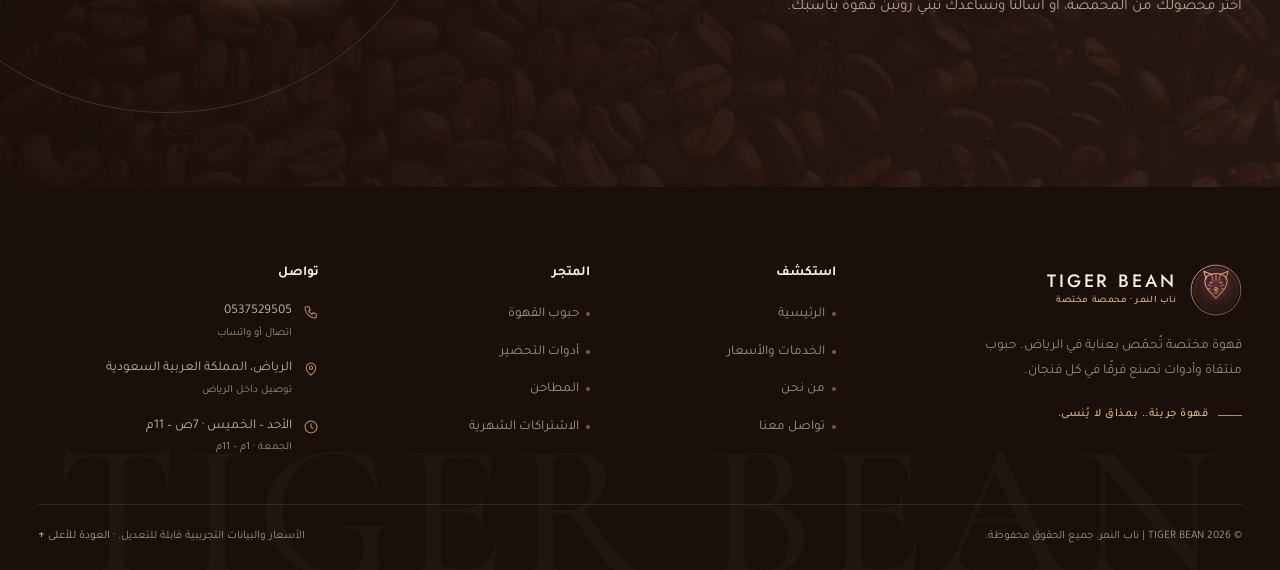
<file: tiger-bean/about.html>
<!DOCTYPE html>
<html lang="ar" dir="rtl" data-lang="ar">
<head>
  <meta charset="UTF-8">
  <meta name="viewport" content="width=device-width, initial-scale=1">
  <title data-ar="من نحن | TIGER BEAN — ناب النمر" data-en="About Us | TIGER BEAN">من نحن | TIGER BEAN — ناب النمر</title>
  <meta name="description" content="تعرّف على قصة ناب النمر: محمصة قهوة مختصة في الرياض تختار الحبوب بعناية، تحمّص على دفعات صغيرة، وتوصل تجربة قهوة مختلفة إلى فنجانك." data-ar="تعرّف على قصة ناب النمر: محمصة قهوة مختصة في الرياض تختار الحبوب بعناية، تحمّص على دفعات صغيرة، وتوصل تجربة قهوة مختلفة إلى فنجانك." data-en="Discover the NAB AL NIMR story: a Riyadh specialty coffee roastery selecting beans carefully, roasting in small batches, and bringing a different coffee experience to your cup.">
  <meta name="theme-color" content="#291914">
  <meta name="author" content="TIGER BEAN | ناب النمر">
  <meta property="og:type" content="website">
  <meta property="og:site_name" content="TIGER BEAN | ناب النمر">
  <meta property="og:title" content="من نحن | TIGER BEAN — ناب النمر" data-ar="من نحن | TIGER BEAN — ناب النمر" data-en="About Us | TIGER BEAN">
  <meta property="og:description" content="قصة ناب النمر، رؤيتنا ورسالتنا وقيمنا. قهوة مختصة تُحمّص بعناية في الرياض." data-ar="قصة ناب النمر، رؤيتنا ورسالتنا وقيمنا. قهوة مختصة تُحمّص بعناية في الرياض." data-en="The NAB AL NIMR story, our vision, mission and values. Specialty coffee, carefully roasted in Riyadh.">
  <meta property="og:image" content="assets/images/tiger-story.jpg">
  <meta property="og:locale" content="ar_SA" data-ar="ar_SA" data-en="en_US">
  <meta name="twitter:card" content="summary_large_image">
  <meta name="twitter:title" content="من نحن | TIGER BEAN — ناب النمر" data-ar="من نحن | TIGER BEAN — ناب النمر" data-en="About Us | TIGER BEAN">
  <meta name="twitter:description" content="قصة ناب النمر، رؤيتنا ورسالتنا وقيمنا. قهوة مختصة تُحمّص بعناية في الرياض." data-ar="قصة ناب النمر، رؤيتنا ورسالتنا وقيمنا. قهوة مختصة تُحمّص بعناية في الرياض." data-en="The NAB AL NIMR story, our vision, mission and values. Specialty coffee, carefully roasted in Riyadh.">
  <meta name="twitter:image" content="assets/images/tiger-story.jpg">
  <link rel="icon" href="assets/images/favicon.svg" type="image/svg+xml">
  <link rel="preconnect" href="https://fonts.googleapis.com">
  <link rel="preconnect" href="https://fonts.gstatic.com" crossorigin>
  <link href="https://fonts.googleapis.com/css2?family=Alexandria:wght@300;400;500;600;700;800&family=Cormorant+Garamond:ital,wght@0,400;0,500;0,600;1,400;1,500&family=Jost:wght@300;400;500;600&family=Tajawal:wght@300;400;500;700;800&display=swap" rel="stylesheet">
  <link rel="stylesheet" href="style.css">
  <script>
    (function () {
      var d = document.documentElement;
      d.classList.add("js");
      var l = "ar";
      try {
        var s = window.localStorage.getItem("tigerbean:lang");
        if (s === "ar" || s === "en") {
          l = s;
        } else {
          var m = document.cookie.match(/(?:^|;\s*)tigerbean:lang=(ar|en)/);
          if (m) {
            l = m[1];
          } else if (window.name && window.name.indexOf("tigerbean:lang=") === 0) {
            var n = window.name.slice(15);
            if (n === "ar" || n === "en") { l = n; }
          }
        }
      } catch (e) {
        try {
          if (window.name && window.name.indexOf("tigerbean:lang=") === 0) {
            var n2 = window.name.slice(15);
            if (n2 === "ar" || n2 === "en") { l = n2; }
          }
        } catch (e2) {}
      }
      d.setAttribute("lang", l);
      d.setAttribute("dir", l === "ar" ? "rtl" : "ltr");
      d.setAttribute("data-lang", l);
    })();
  </script>
</head>
<body>
  <a class="skip-link" href="#main"><span class="lang-ar">تخطَّ إلى المحتوى</span><span class="lang-en">Skip to content</span></a>

  <header class="site-header" id="siteHeader">
    <div class="container header-inner">
      <a class="brand" href="index.html" aria-label="TIGER BEAN — ناب النمر، الصفحة الرئيسية" data-aria-ar="TIGER BEAN — ناب النمر، الصفحة الرئيسية" data-aria-en="TIGER BEAN — NAB AL NIMR, home page">
        <img class="brand-mark" src="assets/images/logo-mark.svg" width="52" height="52" alt="" aria-hidden="true">
        <span class="brand-text">
          <span class="brand-name">TIGER BEAN</span>
          <span class="brand-sub"><span class="lang-ar">ناب النمر · محمصة مختصة</span><span class="lang-en">NAB AL NIMR · SPECIALTY ROASTERY</span></span>
        </span>
      </a>
      <nav class="main-nav" id="primaryNav" aria-label="التنقل الرئيسي" data-aria-ar="التنقل الرئيسي" data-aria-en="Main navigation">
        <ul class="nav-list">
          <li><a class="nav-link" href="index.html"><span class="lang-ar">الرئيسية</span><span class="lang-en">Home</span></a></li>
          <li><a class="nav-link" href="services.html"><span class="lang-ar">الخدمات والأسعار</span><span class="lang-en">Services &amp; Pricing</span></a></li>
          <li><a class="nav-link" href="about.html" aria-current="page"><span class="lang-ar">من نحن</span><span class="lang-en">About</span></a></li>
          <li><a class="nav-link" href="contact.html"><span class="lang-ar">تواصل معنا</span><span class="lang-en">Contact</span></a></li>
        </ul>
        <a class="btn btn-gold mobile-cta" href="services.html">
          <span class="lang-ar">تسوق الآن</span><span class="lang-en">Shop now</span>
          <svg class="icon-arrow" viewBox="0 0 24 24" fill="none" stroke="currentColor" stroke-width="1.7" aria-hidden="true"><path d="M4 12h15M13 6l6 6-6 6" stroke-linecap="round" stroke-linejoin="round"/></svg>
        </a>
        <p class="mobile-contact">
          <svg viewBox="0 0 24 24" fill="none" stroke="currentColor" stroke-width="1.7" aria-hidden="true"><path d="M5 4h4l2 5-2.5 1.5a11 11 0 0 0 5 5L15 13l5 2v4a2 2 0 0 1-2 2A16 16 0 0 1 3 6a2 2 0 0 1 2-2Z" stroke-linecap="round" stroke-linejoin="round"/></svg>
          <span dir="ltr">0537529505</span>
        </p>
      </nav>
      <div class="header-actions">
        <button class="lang-toggle" id="langToggle" type="button" aria-label="AR / EN — Switch language to English">
          <span class="lang-opt is-active" data-lang-opt="ar">AR</span>
          <span class="lang-divider" aria-hidden="true">/</span>
          <span class="lang-opt" data-lang-opt="en">EN</span>
        </button>
        <a class="btn btn-gold btn-sm header-cta" href="services.html">
          <span class="lang-ar">تسوق الآن</span><span class="lang-en">Shop now</span>
          <svg class="icon-arrow" viewBox="0 0 24 24" fill="none" stroke="currentColor" stroke-width="1.7" aria-hidden="true"><path d="M4 12h15M13 6l6 6-6 6" stroke-linecap="round" stroke-linejoin="round"/></svg>
        </a>
        <button class="nav-toggle" id="navToggle" type="button" aria-expanded="false" aria-controls="primaryNav" aria-label="فتح القائمة">
          <span aria-hidden="true"></span><span aria-hidden="true"></span><span aria-hidden="true"></span>
        </button>
      </div>
    </div>
  </header>

  <main id="main">
    <section class="about-hero" aria-labelledby="aboutTitle">
      <div class="container about-hero-grid">
        <div class="about-hero-copy">
          <nav aria-label="مسار التنقل" data-aria-ar="مسار التنقل" data-aria-en="Breadcrumb">
            <ol class="breadcrumb">
              <li><a href="index.html"><span class="lang-ar">الرئيسية</span><span class="lang-en">Home</span></a></li>
              <li aria-current="page"><span class="lang-ar">من نحن</span><span class="lang-en">About</span></li>
            </ol>
          </nav>
          <p class="eyebrow">
            <span class="lang-ar">من نحن</span>
            <span class="lang-en">Our story</span>
          </p>
          <h1 id="aboutTitle">
            <span class="lang-ar">ناب النمر… <em>حكاية تبدأ من حبة.</em></span>
            <span class="lang-en">NAB AL NIMR — <em>a story that starts with a bean.</em></span>
          </h1>
          <p>
            <span class="lang-ar">ناب النمر ليس مجرد متجر للقهوة، بل تجربة تبدأ من اختيار حبوب البن بعناية، وتصل إلى فنجان يمنح يومك مذاقًا مختلفًا.</span>
            <span class="lang-en">NAB AL NIMR is not just a coffee shop. It is an experience that begins with carefully chosen beans and ends in a cup that gives your day a different taste.</span>
          </p>
          <div class="about-hero-actions">
            <a class="btn btn-burgundy" href="services.html">
              <span class="lang-ar">تسوق من المحمصة</span><span class="lang-en">Shop the roastery</span>
              <svg class="icon-arrow" viewBox="0 0 24 24" fill="none" stroke="currentColor" stroke-width="1.7" aria-hidden="true"><path d="M4 12h15M13 6l6 6-6 6" stroke-linecap="round" stroke-linejoin="round"/></svg>
            </a>
            <a class="btn btn-outline-dark" href="contact.html">
              <span class="lang-ar">تواصل معنا</span><span class="lang-en">Talk to us</span>
            </a>
          </div>
        </div>

        <div class="about-hero-media" data-reveal>
          <div class="about-hero-frame">
            <img src="assets/images/tiger-story.jpg" width="1600" height="2844" fetchpriority="high" alt="نمر أبيض في غابة داكنة بإضاءة سينمائية" data-alt-ar="نمر أبيض في غابة داكنة بإضاءة سينمائية" data-alt-en="A white tiger in a dark forest with cinematic lighting">
          </div>
          <span class="about-stamp" aria-hidden="true"><strong>TB</strong>ROASTED<br>IN<br>RIYADH</span>
        </div>
      </div>
    </section>

    <section class="section section--white" id="story" aria-labelledby="storyTitle">
      <div class="container story-grid">
        <div class="story-copy" data-reveal>
          <p class="eyebrow">
            <span class="lang-ar">الحكاية</span>
            <span class="lang-en">The story</span>
          </p>
          <h2 class="section-title" id="storyTitle">
            <span class="lang-ar">بدأت من سؤال… <em>ليش القهوة المختصة معقدة؟</em></span>
            <span class="lang-en">It started with a question: <em>why is specialty coffee so complicated?</em></span>
          </h2>
          <p>
            <span class="lang-ar">في زاوية هادئة من الرياض، بدأت فكرة ناب النمر من سؤال بسيط: ليش القهوة المختصة تكون تجربة معقّدة؟ قررنا نختصر الطريق، ونختار لك حبوبًا لها شخصية واضحة، ونحمّصها على دفعات صغيرة، ونوصلها لك في وقت تكون فيه بأفضل حال.</span>
            <span class="lang-en">In a quiet corner of Riyadh, the idea for NAB AL NIMR began with a simple question: why does specialty coffee have to feel complicated? We decided to shorten the path — choose beans with a clear personality, roast them in small batches, and deliver them when they are at their best.</span>
          </p>
          <p>
            <span class="lang-ar">اسم «ناب النمر» مستوحى من الجرأة والحدّة. من النمر نأخذ الجرأة، ومن القهوة نأخذ الدفء. كل كيس يحمل قصة مزرعة، وكل فنجان يحمل تفاصيل تحميصنا — بدون مبالغة، وبدون تفاصيل ما تحتاجها.</span>
            <span class="lang-en">The name “NAB AL NIMR” — the tiger’s fang — draws from boldness and edge. From the tiger we take courage; from coffee we take warmth. Every bag carries a farm’s story, and every cup carries the details of our roast — no exaggeration, no unnecessary noise.</span>
          </p>
          <div class="story-signature">
            <span class="avatar" aria-hidden="true">TB</span>
            <div>
              <strong><span class="lang-ar">فريق ناب النمر</span><span class="lang-en">The NAB AL NIMR team</span></strong>
              <small><span class="lang-ar">الرياض · محمصة قهوة مختصة</span><span class="lang-en">Riyadh · specialty coffee roastery</span></small>
            </div>
          </div>
        </div>

        <div class="story-media" data-reveal style="--delay: .1s">
          <figure class="story-img story-img--tall">
            <img src="assets/images/coffee-table.jpg" width="1000" height="1500" loading="lazy" alt="أكواب قهوة بين النباتات على طاولة خشبية" data-alt-ar="أكواب قهوة بين النباتات على طاولة خشبية" data-alt-en="Coffee cups among plants on a wooden table">
          </figure>
          <figure class="story-img story-img--small">
            <img src="assets/images/espresso-portafilter.jpg" width="1000" height="1500" loading="lazy" alt="أدوات إسبريسو من الستانلس ستيل" data-alt-ar="أدوات إسبريسو من الستانلس ستيل" data-alt-en="Stainless steel espresso tools">
          </figure>
          <span class="story-badge">
            <span class="lang-ar">تحميص صغير<br>الدفعات</span>
            <span class="lang-en">SMALL<br>BATCH</span>
          </span>
        </div>
      </div>
    </section>

    <section class="manifesto" aria-label="فلسفة ناب النمر" data-aria-ar="فلسفة ناب النمر" data-aria-en="The NAB AL NIMR philosophy">
      <div class="container">
        <blockquote>
          <span class="lang-ar">«ناب النمر ليس مجرد متجر للقهوة، بل تجربة تبدأ من اختيار حبوب البن بعناية، وتصل إلى فنجان يمنح يومك مذاقًا مختلفًا.»</span>
          <span class="lang-en">“NAB AL NIMR is not just a coffee shop. It is an experience that begins with carefully chosen beans and ends in a cup that gives your day a different taste.”</span>
          <cite><span class="lang-ar">فلسفة ناب النمر</span><span class="lang-en">The NAB AL NIMR philosophy</span></cite>
        </blockquote>
      </div>
    </section>

    <section class="section section--cream" aria-labelledby="visionTitle">
      <div class="container">
        <div class="section-head section-head--center" data-reveal>
          <p class="eyebrow">
            <span class="lang-ar">إلى أين نتجه</span>
            <span class="lang-en">Where we are going</span>
          </p>
          <h2 class="section-title" id="visionTitle">
            <span class="lang-ar">رؤية واضحة، <em>وفنجان أوضح.</em></span>
            <span class="lang-en">A clear vision, <em>a clearer cup.</em></span>
          </h2>
        </div>
        <div class="vm-grid">
          <article class="vm-card vm-card--vision" data-reveal>
            <p class="eyebrow eyebrow--light"><span class="lang-ar">رؤيتنا</span><span class="lang-en">Our vision</span></p>
            <h3><span class="lang-ar">أن نكون عنوان القهوة المختصة في الرياض.</span><span class="lang-en">To be Riyadh’s home for specialty coffee.</span></h3>
            <p><span class="lang-ar">نطمح أن نكون الوجهة الأولى لتجربة قهوة مختصة بسيطة، طازجة، ومصممة حول ذوقك — بدون تعقيد ولا مبالغة.</span><span class="lang-en">We aim to be the first stop for a specialty coffee experience that is simple, fresh and shaped around your taste — without complication or exaggeration.</span></p>
            <span class="vm-num" aria-hidden="true">01</span>
          </article>
          <article class="vm-card vm-card--mission" data-reveal style="--delay: .08s">
            <p class="eyebrow"><span class="lang-ar">رسالتنا</span><span class="lang-en">Our mission</span></p>
            <h3><span class="lang-ar">نقرّب المسافة بين المزرعة والفنجان.</span><span class="lang-en">Shortening the distance from farm to cup.</span></h3>
            <p><span class="lang-ar">عبر اختيار دقيق، تحميص على دفعات صغيرة، وتوصيل يحفظ الطزاجة — ونشاركك المعرفة اللي تحتاجها عشان تستمتع أكثر.</span><span class="lang-en">Through careful selection, small-batch roasting and delivery that protects freshness — and by sharing the knowledge you need to enjoy it more.</span></p>
            <span class="vm-num" aria-hidden="true">02</span>
          </article>
        </div>
      </div>
    </section>

    <section class="section section--white" id="values" aria-labelledby="valuesTitle">
      <div class="container">
        <div class="section-head" data-reveal>
          <p class="eyebrow"><span class="lang-ar">قيمنا</span><span class="lang-en">Our values</span></p>
          <h2 class="section-title" id="valuesTitle">
            <span class="lang-ar">أربع قيم <em>ما نتنازل عنها.</em></span>
            <span class="lang-en">Four things <em>we do not compromise.</em></span>
          </h2>
          <p class="section-lead"><span class="lang-ar">هذي القيم مو شعارات على ورق؛ هي طريقة اختيارنا وتحضيرنا وتواصلنا معك.</span><span class="lang-en">These are not slogans. They shape how we choose, roast and talk to you.</span></p>
        </div>
        <div class="values-grid">
          <article class="value-card" data-reveal>
            <svg viewBox="0 0 24 24" fill="none" stroke="currentColor" stroke-width="1.5" aria-hidden="true"><ellipse cx="12" cy="12" rx="6.2" ry="9" transform="rotate(35 12 12)"/><path d="M8.4 15.6c2.7-2.4 5.7-4.2 8.8-5.4" stroke-linecap="round"/></svg>
            <h3><span class="lang-ar">الانتقائية</span><span class="lang-en">Selectivity</span></h3>
            <p><span class="lang-ar">لا نضيف محصولًا لا نثق به. القائمة قصيرة عن قصد، وكل حبة لها سبب.</span><span class="lang-en">We do not add a lot we do not trust. The list is short on purpose; every bean has a reason.</span></p>
          </article>
          <article class="value-card" data-reveal style="--delay: .05s">
            <svg viewBox="0 0 24 24" fill="none" stroke="currentColor" stroke-width="1.5" aria-hidden="true"><path d="M13.5 2.8c.4 3-1.3 4.1-2.4 5.4-1.2 1.4-1.8 3-.8 4.7.8 1.4 2.5 1.9 3.9 1.1 1.4-.8 2-2.5 1.4-4 2 1.3 3.1 3.4 2.7 5.8-.5 3.3-3.4 5.7-6.8 5.4-3.6-.3-6.2-3.4-5.8-7 .3-3.2 2.5-5.3 4.4-7.2 1.2-1.2 2.6-2.3 3.4-4.2Z" stroke-linecap="round" stroke-linejoin="round"/></svg>
            <h3><span class="lang-ar">الطزاجة</span><span class="lang-en">Freshness</span></h3>
            <p><span class="lang-ar">تاريخ تحميص واضح، ودفعات صغيرة، وتوصيل سريع داخل الرياض.</span><span class="lang-en">A clear roast date, small batches and fast delivery within Riyadh.</span></p>
          </article>
          <article class="value-card" data-reveal style="--delay: .1s">
            <svg viewBox="0 0 24 24" fill="none" stroke="currentColor" stroke-width="1.5" aria-hidden="true"><circle cx="12" cy="12" r="9"/><path d="M8.5 12.5c1.2 1.6 2.6 2.4 4.2 2.4 2.4 0 4.3-1.9 4.3-4.3 0-1.1-.4-2.1-1.1-2.9M8 14.7V9.2h5.4" stroke-linecap="round" stroke-linejoin="round"/></svg>
            <h3><span class="lang-ar">الشفافية</span><span class="lang-en">Transparency</span></h3>
            <p><span class="lang-ar">نخبرك بالمصدر والملاحظات ودرجة التحميص، بدون مصطلحات ما تحتاجها.</span><span class="lang-en">We share the origin, tasting notes and roast level — without jargon you do not need.</span></p>
          </article>
          <article class="value-card" data-reveal style="--delay: .15s">
            <svg viewBox="0 0 24 24" fill="none" stroke="currentColor" stroke-width="1.5" aria-hidden="true"><path d="M12 3v4M12 17v4M3 12h4M17 12h4M5.6 5.6l2.8 2.8M15.6 15.6l2.8 2.8M18.4 5.6l-2.8 2.8M8.4 15.6l-2.8 2.8" stroke-linecap="round"/><circle cx="12" cy="12" r="3.4"/></svg>
            <h3><span class="lang-ar">الحرفية</span><span class="lang-en">Craft</span></h3>
            <p><span class="lang-ar">من التغليف إلى رسالة واتساب، كل تفصيل جزء من التجربة — ونعامله بهذا المستوى.</span><span class="lang-en">From packaging to a WhatsApp reply, every detail is part of the experience — and we treat it that way.</span></p>
          </article>
        </div>
      </div>
    </section>

    <section class="section section--cream" aria-labelledby="whyTitle">
      <div class="container">
        <div class="section-head" data-reveal>
          <p class="eyebrow"><span class="lang-ar">لماذا ناب النمر؟</span><span class="lang-en">Why NAB AL NIMR?</span></p>
          <h2 class="section-title" id="whyTitle">
            <span class="lang-ar">لأن التفاصيل <em>تُحس في الفنجان.</em></span>
            <span class="lang-en">Because details <em>show up in the cup.</em></span>
          </h2>
        </div>
        <div class="why-grid">
          <article class="why-item" data-reveal>
            <span class="why-num">01</span>
            <div>
              <h3><span class="lang-ar">اختيار محدود ومقصود</span><span class="lang-en">Limited, intentional selection</span></h3>
              <p><span class="lang-ar">نفضّل المحاصيل المحدودة والمزارع اللي نعرف قصتها، على الكميات الكبيرة بلا شخصية.</span><span class="lang-en">We choose limited lots and farms we know, over large volumes without character.</span></p>
            </div>
          </article>
          <article class="why-item" data-reveal style="--delay: .05s">
            <span class="why-num">02</span>
            <div>
              <h3><span class="lang-ar">تحميص على دفعات صغيرة</span><span class="lang-en">Small-batch roasting</span></h3>
              <p><span class="lang-ar">نحمّص بكميات مدروسة عشان نضمن ثبات النكهة ونحافظ على طزاجة الكيس.</span><span class="lang-en">We roast in measured batches to keep the flavour consistent and the bag fresh.</span></p>
            </div>
          </article>
          <article class="why-item" data-reveal>
            <span class="why-num">03</span>
            <div>
              <h3><span class="lang-ar">دعم شخصي عبر واتساب</span><span class="lang-en">Personal WhatsApp support</span></h3>
              <p><span class="lang-ar">نساعدك تختار البن ودرجة الطحن وطريقة التحضير، ونجاوبك على أسئلتك قبل الطلب.</span><span class="lang-en">We help you choose the bean, grind and brew method, and answer your questions before you order.</span></p>
            </div>
          </article>
          <article class="why-item" data-reveal style="--delay: .05s">
            <span class="why-num">04</span>
            <div>
              <h3><span class="lang-ar">توصيل داخل الرياض</span><span class="lang-en">Riyadh delivery</span></h3>
              <p><span class="lang-ar">نهتم بكل شحنة كأنها أول شحنة، ونتابع معك حتى يوصلك الطلب بحالته.</span><span class="lang-en">We treat every order like our first, and follow up until it reaches you in perfect shape.</span></p>
            </div>
          </article>
        </div>
      </div>
    </section>

    <section class="about-band" aria-label="لحظة قهوة">
      <img src="assets/images/chemex-brew.jpg" width="1000" height="667" loading="lazy" alt="تحضير القهوة بأداة Chemex" data-alt-ar="تحضير القهوة بأداة Chemex" data-alt-en="Brewing coffee with a Chemex">
      <div class="about-band-quote">
        <div>
          <p>
            <span class="lang-ar">«خلف كل كيس قصة مزرعة، وخلف كل فنجان تفاصيل تحميص.»</span>
            <span class="lang-en">“Behind every bag is a farm’s story. Behind every cup is the detail of the roast.”</span>
          </p>
          <span><span class="lang-ar">ناب النمر · الرياض</span><span class="lang-en">NAB AL NIMR · RIYADH</span></span>
        </div>
      </div>
    </section>

    <section class="section--tight cta-band" aria-labelledby="aboutCtaTitle">
      <div class="container cta-inner">
        <div class="cta-copy" data-reveal>
          <h2 class="section-title" id="aboutCtaTitle">
            <span class="lang-ar">خلّنا نبدأ من فنجانك الأول.</span>
            <span class="lang-en">Let’s start with your first cup.</span>
          </h2>
          <p><span class="lang-ar">اختر محصولك من المحمصة، أو اسألنا ونساعدك تبني روتين قهوة يناسبك.</span><span class="lang-en">Pick an origin from the roastery, or ask us to help you build a coffee ritual that fits.</span></p>
        </div>
        <div class="cta-actions" data-reveal style="--delay: .1s">
          <a class="btn btn-gold" href="services.html">
            <span class="lang-ar">تسوق الآن</span><span class="lang-en">Shop now</span>
            <svg class="icon-arrow" viewBox="0 0 24 24" fill="none" stroke="currentColor" stroke-width="1.7" aria-hidden="true"><path d="M4 12h15M13 6l6 6-6 6" stroke-linecap="round" stroke-linejoin="round"/></svg>
          </a>
          <a class="btn btn-outline" href="contact.html"><span class="lang-ar">تواصل معنا</span><span class="lang-en">Talk to us</span></a>
        </div>
      </div>
    </section>
  </main>

  <footer class="site-footer">
    <div class="container">
      <div class="footer-grid">
        <div class="footer-brand">
          <a class="brand" href="index.html" aria-label="TIGER BEAN — ناب النمر، الصفحة الرئيسية" data-aria-ar="TIGER BEAN — ناب النمر، الصفحة الرئيسية" data-aria-en="TIGER BEAN — NAB AL NIMR, home page">
            <img class="brand-mark" src="assets/images/logo-mark.svg" width="52" height="52" alt="" aria-hidden="true">
            <span class="brand-text">
              <span class="brand-name">TIGER BEAN</span>
              <span class="brand-sub"><span class="lang-ar">ناب النمر · محمصة مختصة</span><span class="lang-en">NAB AL NIMR · SPECIALTY ROASTERY</span></span>
            </span>
          </a>
          <p><span class="lang-ar">قهوة مختصة تُحمّص بعناية في الرياض. حبوب منتقاة وأدوات تصنع فرقًا في كل فنجان.</span><span class="lang-en">Specialty coffee, carefully roasted in Riyadh. Selected beans and tools that make a difference in every cup.</span></p>
          <span class="footer-tagline"><span class="lang-ar">قهوة جريئة.. بمذاق لا يُنسى.</span><span class="lang-en">Bold coffee. An unforgettable taste.</span></span>
        </div>
        <div class="footer-col">
          <h3><span class="lang-ar">استكشف</span><span class="lang-en">Explore</span></h3>
          <ul class="footer-links">
            <li><a href="index.html"><span class="lang-ar">الرئيسية</span><span class="lang-en">Home</span></a></li>
            <li><a href="services.html"><span class="lang-ar">الخدمات والأسعار</span><span class="lang-en">Services &amp; Pricing</span></a></li>
            <li><a href="about.html"><span class="lang-ar">من نحن</span><span class="lang-en">About</span></a></li>
            <li><a href="contact.html"><span class="lang-ar">تواصل معنا</span><span class="lang-en">Contact</span></a></li>
          </ul>
        </div>
        <div class="footer-col">
          <h3><span class="lang-ar">المتجر</span><span class="lang-en">The shop</span></h3>
          <ul class="footer-links">
            <li><a href="services.html#catalog"><span class="lang-ar">حبوب القهوة</span><span class="lang-en">Coffee beans</span></a></li>
            <li><a href="services.html#catalog"><span class="lang-ar">أدوات التحضير</span><span class="lang-en">Brewing tools</span></a></li>
            <li><a href="services.html#catalog"><span class="lang-ar">المطاحن</span><span class="lang-en">Grinders</span></a></li>
            <li><a href="services.html#plans"><span class="lang-ar">الاشتراكات الشهرية</span><span class="lang-en">Monthly subscriptions</span></a></li>
          </ul>
        </div>
        <div class="footer-col">
          <h3><span class="lang-ar">تواصل</span><span class="lang-en">Contact</span></h3>
          <ul class="footer-contact">
            <li><svg viewBox="0 0 24 24" fill="none" stroke="currentColor" stroke-width="1.6" aria-hidden="true"><path d="M5 4h4l2 5-2.5 1.5a11 11 0 0 0 5 5L15 13l5 2v4a2 2 0 0 1-2 2A16 16 0 0 1 3 6a2 2 0 0 1 2-2Z" stroke-linecap="round" stroke-linejoin="round"/></svg><span><a href="tel:+966537529505" dir="ltr">0537529505</a><small><span class="lang-ar">اتصال أو واتساب</span><span class="lang-en">Call or WhatsApp</span></small></span></li>
            <li><svg viewBox="0 0 24 24" fill="none" stroke="currentColor" stroke-width="1.6" aria-hidden="true"><path d="M12 21s7-5.4 7-11a7 7 0 1 0-14 0c0 5.6 7 11 7 11Z"/><circle cx="12" cy="10" r="2.5"/></svg><span><span class="lang-ar">الرياض، المملكة العربية السعودية</span><span class="lang-en">Riyadh, Saudi Arabia</span><small><span class="lang-ar">توصيل داخل الرياض</span><span class="lang-en">Delivery within Riyadh</span></small></span></li>
            <li><svg viewBox="0 0 24 24" fill="none" stroke="currentColor" stroke-width="1.6" aria-hidden="true"><circle cx="12" cy="12" r="9"/><path d="M12 7v5l3 2" stroke-linecap="round" stroke-linejoin="round"/></svg><span><span class="lang-ar">الأحد – الخميس · 7ص – 11م</span><span class="lang-en">Sun – Thu · 7am – 11pm</span><small><span class="lang-ar">الجمعة · 1م – 11م</span><span class="lang-en">Friday · 1pm – 11pm</span></small></span></li>
          </ul>
        </div>
      </div>
      <div class="footer-bottom">
        <p>© <span data-year>2026</span> TIGER BEAN | ناب النمر. <span class="lang-ar">جميع الحقوق محفوظة.</span><span class="lang-en">All rights reserved.</span></p>
        <p><span class="lang-ar">الأسعار والبيانات التجريبية قابلة للتعديل.</span><span class="lang-en">Prices and sample data are editable.</span><span aria-hidden="true"> · </span><a href="#main"><span class="lang-ar">العودة للأعلى ↑</span><span class="lang-en">Back to top ↑</span></a></p>
      </div>
    </div>
    <span class="footer-watermark" aria-hidden="true"></span>
  </footer>

  <a class="wa-float" href="https://wa.me/966537529505" data-wa="general" target="_blank" rel="noopener noreferrer" aria-label="راسلنا على واتساب" data-aria-ar="راسلنا على واتساب" data-aria-en="Message us on WhatsApp">
    <svg viewBox="0 0 32 32" fill="currentColor" aria-hidden="true"><path d="M19.05 4.91A9.82 9.82 0 0 0 4.6 16.7L3 23l6.44-1.69a9.8 9.8 0 0 0 4.7 1.2h.01a9.82 9.82 0 0 0 4.9-17.6Zm0 17.75h-.01a8.2 8.2 0 0 1-4.17-1.14l-.3-.18-3.82 1 1.02-3.73-.2-.31a8.18 8.18 0 1 1 7.48 4.36Zm4.49-6.13c-.25-.12-1.46-.72-1.69-.8-.23-.09-.4-.13-.56.12-.17.25-.64.8-.78.96-.14.17-.29.19-.54.06-.25-.12-1.04-.38-1.98-1.22-.73-.65-1.23-1.45-1.37-1.7-.14-.25-.02-.38.11-.5.11-.11.25-.29.37-.43.12-.15.17-.25.25-.42.08-.17.04-.31-.02-.43-.06-.12-.56-1.34-.76-1.84-.2-.48-.4-.42-.56-.42-.14 0-.31-.02-.47-.02-.17 0-.43.06-.66.31-.23.25-.86.84-.86 2.05 0 1.21.88 2.38 1 2.54.12.17 1.73 2.65 4.2 3.72.59.25 1.05.4 1.4.51.59.19 1.13.16 1.55.1.47-.07 1.46-.6 1.67-1.18.21-.58.21-1.08.14-1.18-.06-.11-.23-.17-.48-.29Z"/></svg>
    <span class="wa-tooltip"><span class="lang-ar">راسلنا على واتساب</span><span class="lang-en">Chat on WhatsApp</span></span>
  </a>

  <script src="script.js" defer></script>
</body>
</html>
</file>
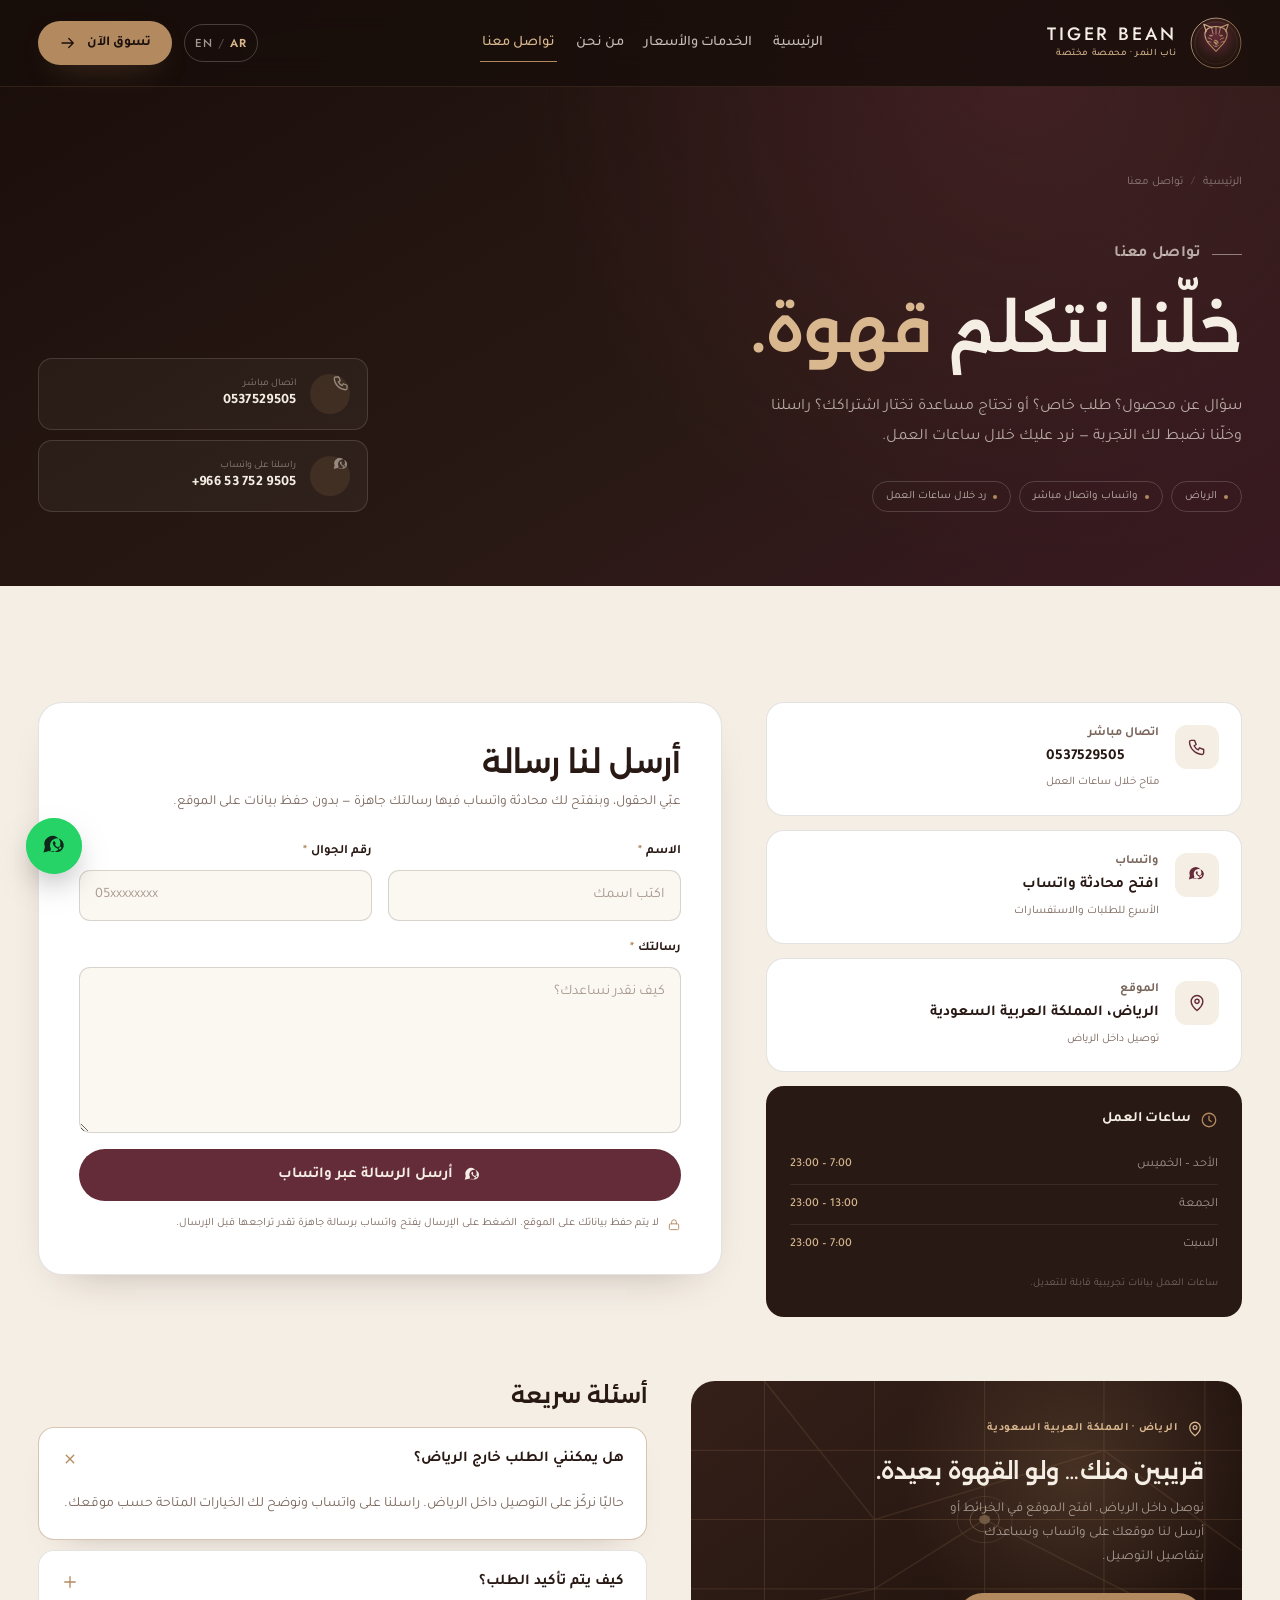
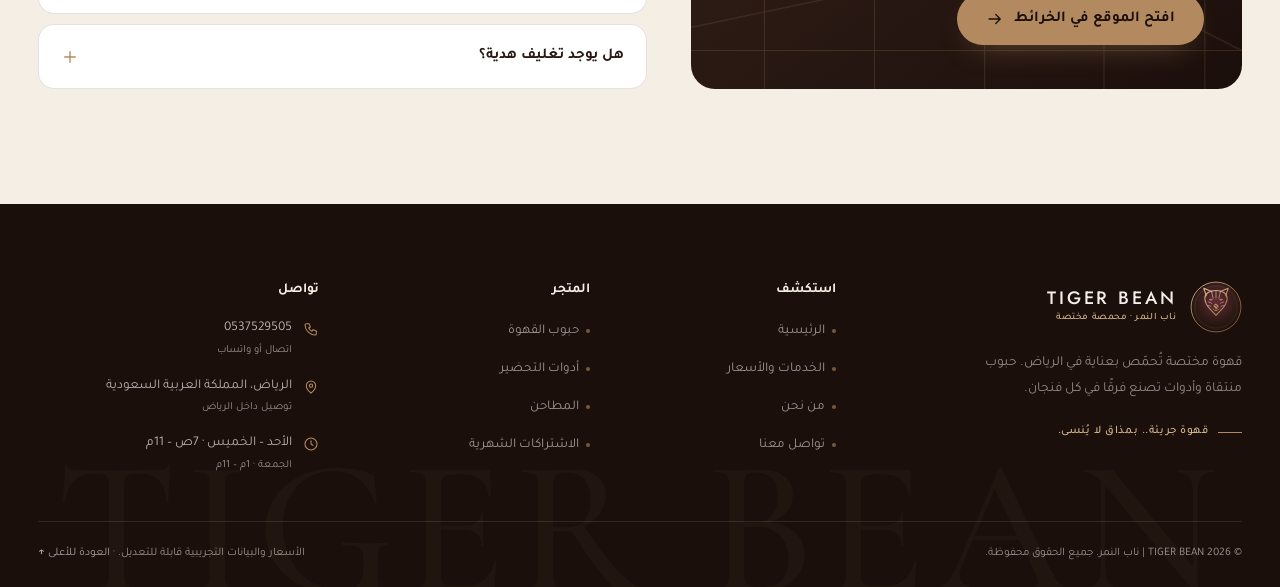
<file: tiger-bean/contact.html>
<!DOCTYPE html>
<html lang="ar" dir="rtl" data-lang="ar">
<head>
  <meta charset="UTF-8">
  <meta name="viewport" content="width=device-width, initial-scale=1">
  <title data-ar="تواصل معنا | TIGER BEAN — ناب النمر" data-en="Contact Us | TIGER BEAN">تواصل معنا | TIGER BEAN — ناب النمر</title>
  <meta name="description" content="تواصل مع ناب النمر في الرياض: اتصال مباشر على 0537529505، واتساب، أو أرسل رسالتك من النموذج لفتح محادثة واتساب جاهزة. نجيبك خلال ساعات العمل." data-ar="تواصل مع ناب النمر في الرياض: اتصال مباشر على 0537529505، واتساب، أو أرسل رسالتك من النموذج لفتح محادثة واتساب جاهزة. نجيبك خلال ساعات العمل." data-en="Contact NAB AL NIMR in Riyadh: call 0537529505, message us on WhatsApp, or use the form to open a ready WhatsApp chat. We reply during working hours.">
  <meta name="theme-color" content="#291914">
  <meta name="author" content="TIGER BEAN | ناب النمر">
  <meta property="og:type" content="website">
  <meta property="og:site_name" content="TIGER BEAN | ناب النمر">
  <meta property="og:title" content="تواصل معنا | TIGER BEAN — ناب النمر" data-ar="تواصل معنا | TIGER BEAN — ناب النمر" data-en="Contact Us | TIGER BEAN">
  <meta property="og:description" content="سؤال عن محصول أو اشتراك؟ راسلنا على واتساب أو اتصل على 0537529505. الرياض، المملكة العربية السعودية." data-ar="سؤال عن محصول أو اشتراك؟ راسلنا على واتساب أو اتصل على 0537529505. الرياض، المملكة العربية السعودية." data-en="A question about a bean or a subscription? Message us on WhatsApp or call 0537529505. Riyadh, Saudi Arabia.">
  <meta property="og:image" content="assets/images/coffee-table.jpg">
  <meta property="og:locale" content="ar_SA" data-ar="ar_SA" data-en="en_US">
  <meta name="twitter:card" content="summary_large_image">
  <meta name="twitter:title" content="تواصل معنا | TIGER BEAN — ناب النمر" data-ar="تواصل معنا | TIGER BEAN — ناب النمر" data-en="Contact Us | TIGER BEAN">
  <meta name="twitter:description" content="سؤال عن محصول أو اشتراك؟ راسلنا على واتساب أو اتصل على 0537529505. الرياض، المملكة العربية السعودية." data-ar="سؤال عن محصول أو اشتراك؟ راسلنا على واتساب أو اتصل على 0537529505. الرياض، المملكة العربية السعودية." data-en="A question about a bean or a subscription? Message us on WhatsApp or call 0537529505. Riyadh, Saudi Arabia.">
  <meta name="twitter:image" content="assets/images/coffee-table.jpg">
  <link rel="icon" href="assets/images/favicon.svg" type="image/svg+xml">
  <link rel="preconnect" href="https://fonts.googleapis.com">
  <link rel="preconnect" href="https://fonts.gstatic.com" crossorigin>
  <link href="https://fonts.googleapis.com/css2?family=Alexandria:wght@300;400;500;600;700;800&family=Cormorant+Garamond:ital,wght@0,400;0,500;0,600;1,400;1,500&family=Jost:wght@300;400;500;600&family=Tajawal:wght@300;400;500;700;800&display=swap" rel="stylesheet">
  <link rel="stylesheet" href="style.css">
  <script>
    (function () {
      var d = document.documentElement;
      d.classList.add("js");
      var l = "ar";
      try {
        var s = window.localStorage.getItem("tigerbean:lang");
        if (s === "ar" || s === "en") {
          l = s;
        } else {
          var m = document.cookie.match(/(?:^|;\s*)tigerbean:lang=(ar|en)/);
          if (m) {
            l = m[1];
          } else if (window.name && window.name.indexOf("tigerbean:lang=") === 0) {
            var n = window.name.slice(15);
            if (n === "ar" || n === "en") { l = n; }
          }
        }
      } catch (e) {
        try {
          if (window.name && window.name.indexOf("tigerbean:lang=") === 0) {
            var n2 = window.name.slice(15);
            if (n2 === "ar" || n2 === "en") { l = n2; }
          }
        } catch (e2) {}
      }
      d.setAttribute("lang", l);
      d.setAttribute("dir", l === "ar" ? "rtl" : "ltr");
      d.setAttribute("data-lang", l);
    })();
  </script>
</head>
<body>
  <a class="skip-link" href="#main"><span class="lang-ar">تخطَّ إلى المحتوى</span><span class="lang-en">Skip to content</span></a>

  <header class="site-header" id="siteHeader">
    <div class="container header-inner">
      <a class="brand" href="index.html" aria-label="TIGER BEAN — ناب النمر، الصفحة الرئيسية" data-aria-ar="TIGER BEAN — ناب النمر، الصفحة الرئيسية" data-aria-en="TIGER BEAN — NAB AL NIMR, home page">
        <img class="brand-mark" src="assets/images/logo-mark.svg" width="52" height="52" alt="" aria-hidden="true">
        <span class="brand-text">
          <span class="brand-name">TIGER BEAN</span>
          <span class="brand-sub"><span class="lang-ar">ناب النمر · محمصة مختصة</span><span class="lang-en">NAB AL NIMR · SPECIALTY ROASTERY</span></span>
        </span>
      </a>
      <nav class="main-nav" id="primaryNav" aria-label="التنقل الرئيسي" data-aria-ar="التنقل الرئيسي" data-aria-en="Main navigation">
        <ul class="nav-list">
          <li><a class="nav-link" href="index.html"><span class="lang-ar">الرئيسية</span><span class="lang-en">Home</span></a></li>
          <li><a class="nav-link" href="services.html"><span class="lang-ar">الخدمات والأسعار</span><span class="lang-en">Services &amp; Pricing</span></a></li>
          <li><a class="nav-link" href="about.html"><span class="lang-ar">من نحن</span><span class="lang-en">About</span></a></li>
          <li><a class="nav-link" href="contact.html" aria-current="page"><span class="lang-ar">تواصل معنا</span><span class="lang-en">Contact</span></a></li>
        </ul>
        <a class="btn btn-gold mobile-cta" href="services.html">
          <span class="lang-ar">تسوق الآن</span><span class="lang-en">Shop now</span>
          <svg class="icon-arrow" viewBox="0 0 24 24" fill="none" stroke="currentColor" stroke-width="1.7" aria-hidden="true"><path d="M4 12h15M13 6l6 6-6 6" stroke-linecap="round" stroke-linejoin="round"/></svg>
        </a>
        <p class="mobile-contact">
          <svg viewBox="0 0 24 24" fill="none" stroke="currentColor" stroke-width="1.7" aria-hidden="true"><path d="M5 4h4l2 5-2.5 1.5a11 11 0 0 0 5 5L15 13l5 2v4a2 2 0 0 1-2 2A16 16 0 0 1 3 6a2 2 0 0 1 2-2Z" stroke-linecap="round" stroke-linejoin="round"/></svg>
          <span dir="ltr">0537529505</span>
        </p>
      </nav>
      <div class="header-actions">
        <button class="lang-toggle" id="langToggle" type="button" aria-label="AR / EN — Switch language to English">
          <span class="lang-opt is-active" data-lang-opt="ar">AR</span>
          <span class="lang-divider" aria-hidden="true">/</span>
          <span class="lang-opt" data-lang-opt="en">EN</span>
        </button>
        <a class="btn btn-gold btn-sm header-cta" href="services.html">
          <span class="lang-ar">تسوق الآن</span><span class="lang-en">Shop now</span>
          <svg class="icon-arrow" viewBox="0 0 24 24" fill="none" stroke="currentColor" stroke-width="1.7" aria-hidden="true"><path d="M4 12h15M13 6l6 6-6 6" stroke-linecap="round" stroke-linejoin="round"/></svg>
        </a>
        <button class="nav-toggle" id="navToggle" type="button" aria-expanded="false" aria-controls="primaryNav" aria-label="فتح القائمة">
          <span aria-hidden="true"></span><span aria-hidden="true"></span><span aria-hidden="true"></span>
        </button>
      </div>
    </div>
  </header>

  <main id="main">
    <section class="contact-hero" aria-labelledby="contactTitle">
      <div class="container contact-hero-grid">
        <div>
          <nav aria-label="مسار التنقل" data-aria-ar="مسار التنقل" data-aria-en="Breadcrumb">
            <ol class="breadcrumb">
              <li><a href="index.html"><span class="lang-ar">الرئيسية</span><span class="lang-en">Home</span></a></li>
              <li aria-current="page"><span class="lang-ar">تواصل معنا</span><span class="lang-en">Contact</span></li>
            </ol>
          </nav>
          <p class="eyebrow eyebrow--light">
            <span class="lang-ar">تواصل معنا</span>
            <span class="lang-en">Get in touch</span>
          </p>
          <h1 id="contactTitle">
            <span class="lang-ar">خلّنا نتكلم <em>قهوة.</em></span>
            <span class="lang-en">Let’s talk <em>coffee.</em></span>
          </h1>
          <p>
            <span class="lang-ar">سؤال عن محصول؟ طلب خاص؟ أو تحتاج مساعدة تختار اشتراكك؟ راسلنا وخلّنا نضبط لك التجربة — نرد عليك خلال ساعات العمل.</span>
            <span class="lang-en">A question about a bean, a special order, or help choosing a subscription? Message us and we will help you shape the experience — we reply during working hours.</span>
          </p>
          <div class="hero-chips">
            <span class="hero-chip"><span class="lang-ar">الرياض</span><span class="lang-en">Riyadh</span></span>
            <span class="hero-chip"><span class="lang-ar">واتساب واتصال مباشر</span><span class="lang-en">WhatsApp &amp; direct call</span></span>
            <span class="hero-chip"><span class="lang-ar">رد خلال ساعات العمل</span><span class="lang-en">Reply during working hours</span></span>
          </div>
        </div>

        <div class="contact-quick">
          <a class="quick-link" href="tel:+966537529505">
            <span class="quick-link-icon" aria-hidden="true">
              <svg viewBox="0 0 24 24" fill="none" stroke="currentColor" stroke-width="1.7"><path d="M5 4h4l2 5-2.5 1.5a11 11 0 0 0 5 5L15 13l5 2v4a2 2 0 0 1-2 2A16 16 0 0 1 3 6a2 2 0 0 1 2-2Z" stroke-linecap="round" stroke-linejoin="round"/></svg>
            </span>
            <span>
              <span class="lang-ar">اتصال مباشر</span><span class="lang-en">Call us directly</span>
              <strong dir="ltr">0537529505</strong>
            </span>
          </a>
          <a class="quick-link" href="https://wa.me/966537529505" data-wa="general" target="_blank" rel="noopener noreferrer">
            <span class="quick-link-icon" aria-hidden="true">
              <svg viewBox="0 0 32 32" fill="currentColor"><path d="M19.05 4.91A9.82 9.82 0 0 0 4.6 16.7L3 23l6.44-1.69a9.8 9.8 0 0 0 4.7 1.2h.01a9.82 9.82 0 0 0 4.9-17.6Zm0 17.75h-.01a8.2 8.2 0 0 1-4.17-1.14l-.3-.18-3.82 1 1.02-3.73-.2-.31a8.18 8.18 0 1 1 7.48 4.36Zm4.49-6.13c-.25-.12-1.46-.72-1.69-.8-.23-.09-.4-.13-.56.12-.17.25-.64.8-.78.96-.14.17-.29.19-.54.06-.25-.12-1.04-.38-1.98-1.22-.73-.65-1.23-1.45-1.37-1.7-.14-.25-.02-.38.11-.5.11-.11.25-.29.37-.43.12-.15.17-.25.25-.42.08-.17.04-.31-.02-.43-.06-.12-.56-1.34-.76-1.84-.2-.48-.4-.42-.56-.42-.14 0-.31-.02-.47-.02-.17 0-.43.06-.66.31-.23.25-.86.84-.86 2.05 0 1.21.88 2.38 1 2.54.12.17 1.73 2.65 4.2 3.72.59.25 1.05.4 1.4.51.59.19 1.13.16 1.55.1.47-.07 1.46-.6 1.67-1.18.21-.58.21-1.08.14-1.18-.06-.11-.23-.17-.48-.29Z"/></svg>
            </span>
            <span>
              <span class="lang-ar">راسلنا على واتساب</span><span class="lang-en">Message on WhatsApp</span>
              <strong dir="ltr">+966 53 752 9505</strong>
            </span>
          </a>
        </div>
      </div>
    </section>

    <section class="section contact-section" aria-labelledby="contactDetailsTitle">
      <div class="container contact-layout">
        <h2 class="sr-only" id="contactDetailsTitle"><span class="lang-ar">بيانات التواصل</span><span class="lang-en">Contact details</span></h2>
        <div class="contact-cards" data-reveal>
          <article class="contact-card">
            <span class="contact-icon" aria-hidden="true">
              <svg viewBox="0 0 24 24" fill="none" stroke="currentColor" stroke-width="1.7"><path d="M5 4h4l2 5-2.5 1.5a11 11 0 0 0 5 5L15 13l5 2v4a2 2 0 0 1-2 2A16 16 0 0 1 3 6a2 2 0 0 1 2-2Z" stroke-linecap="round" stroke-linejoin="round"/></svg>
            </span>
            <div>
              <h3><span class="lang-ar">اتصال مباشر</span><span class="lang-en">Direct call</span></h3>
              <a href="tel:+966537529505" dir="ltr">0537529505</a>
              <small><span class="lang-ar">متاح خلال ساعات العمل</span><span class="lang-en">Available during working hours</span></small>
            </div>
          </article>

          <article class="contact-card">
            <span class="contact-icon" aria-hidden="true">
              <svg viewBox="0 0 32 32" fill="currentColor"><path d="M19.05 4.91A9.82 9.82 0 0 0 4.6 16.7L3 23l6.44-1.69a9.8 9.8 0 0 0 4.7 1.2h.01a9.82 9.82 0 0 0 4.9-17.6Zm0 17.75h-.01a8.2 8.2 0 0 1-4.17-1.14l-.3-.18-3.82 1 1.02-3.73-.2-.31a8.18 8.18 0 1 1 7.48 4.36Zm4.49-6.13c-.25-.12-1.46-.72-1.69-.8-.23-.09-.4-.13-.56.12-.17.25-.64.8-.78.96-.14.17-.29.19-.54.06-.25-.12-1.04-.38-1.98-1.22-.73-.65-1.23-1.45-1.37-1.7-.14-.25-.02-.38.11-.5.11-.11.25-.29.37-.43.12-.15.17-.25.25-.42.08-.17.04-.31-.02-.43-.06-.12-.56-1.34-.76-1.84-.2-.48-.4-.42-.56-.42-.14 0-.31-.02-.47-.02-.17 0-.43.06-.66.31-.23.25-.86.84-.86 2.05 0 1.21.88 2.38 1 2.54.12.17 1.73 2.65 4.2 3.72.59.25 1.05.4 1.4.51.59.19 1.13.16 1.55.1.47-.07 1.46-.6 1.67-1.18.21-.58.21-1.08.14-1.18-.06-.11-.23-.17-.48-.29Z"/></svg>
            </span>
            <div>
              <h3><span class="lang-ar">واتساب</span><span class="lang-en">WhatsApp</span></h3>
              <a href="https://wa.me/966537529505" data-wa="general" target="_blank" rel="noopener noreferrer"><span class="lang-ar">افتح محادثة واتساب</span><span class="lang-en">Open a WhatsApp chat</span></a>
              <small><span class="lang-ar">الأسرع للطلبات والاستفسارات</span><span class="lang-en">The fastest way to order or ask</span></small>
            </div>
          </article>

          <article class="contact-card">
            <span class="contact-icon" aria-hidden="true">
              <svg viewBox="0 0 24 24" fill="none" stroke="currentColor" stroke-width="1.7"><path d="M12 21s7-5.4 7-11a7 7 0 1 0-14 0c0 5.6 7 11 7 11Z"/><circle cx="12" cy="10" r="2.5"/></svg>
            </span>
            <div>
              <h3><span class="lang-ar">الموقع</span><span class="lang-en">Location</span></h3>
              <a href="https://www.google.com/maps/search/?api=1&amp;query=Riyadh%2C%20Saudi%20Arabia" target="_blank" rel="noopener noreferrer"><span class="lang-ar">الرياض، المملكة العربية السعودية</span><span class="lang-en">Riyadh, Saudi Arabia</span></a>
              <small><span class="lang-ar">توصيل داخل الرياض</span><span class="lang-en">Delivery within Riyadh</span></small>
            </div>
          </article>

          <div class="contact-hours">
            <h3>
              <svg viewBox="0 0 24 24" fill="none" stroke="currentColor" stroke-width="1.7" aria-hidden="true"><circle cx="12" cy="12" r="9"/><path d="M12 7v5l3 2" stroke-linecap="round" stroke-linejoin="round"/></svg>
              <span class="lang-ar">ساعات العمل</span><span class="lang-en">Working hours</span>
            </h3>
            <ul class="hours-list">
              <li><span class="lang-ar">الأحد – الخميس</span><span class="lang-en">Sunday – Thursday</span><strong>7:00 – 23:00</strong></li>
              <li><span class="lang-ar">الجمعة</span><span class="lang-en">Friday</span><strong>13:00 – 23:00</strong></li>
              <li><span class="lang-ar">السبت</span><span class="lang-en">Saturday</span><strong>7:00 – 23:00</strong></li>
            </ul>
            <p class="hours-note"><span class="lang-ar">ساعات العمل بيانات تجريبية قابلة للتعديل.</span><span class="lang-en">Working hours are sample data and editable.</span></p>
          </div>
        </div>

        <div class="form-card" data-reveal style="--delay: .08s">
          <h2 id="contactFormTitle"><span class="lang-ar">أرسل لنا رسالة</span><span class="lang-en">Send us a message</span></h2>
          <p><span class="lang-ar">عبّي الحقول، وبنفتح لك محادثة واتساب فيها رسالتك جاهزة — بدون حفظ بيانات على الموقع.</span><span class="lang-en">Fill in the fields and we will open a WhatsApp chat with your message ready — nothing is stored on the site.</span></p>

          <form id="contactForm" novalidate>
            <div class="form-row">
              <div class="field">
                <label for="contactName"><span class="lang-ar">الاسم</span><span class="lang-en">Name</span><span class="req" aria-hidden="true">*</span></label>
                <input id="contactName" name="name" type="text" autocomplete="name" required placeholder="اكتب اسمك" data-ph-ar="اكتب اسمك" data-ph-en="Your name" aria-describedby="nameError">
                <p class="field-error" id="nameError" aria-live="polite"></p>
              </div>
              <div class="field">
                <label for="contactPhone"><span class="lang-ar">رقم الجوال</span><span class="lang-en">Mobile number</span><span class="req" aria-hidden="true">*</span></label>
                <input id="contactPhone" name="phone" type="tel" inputmode="tel" autocomplete="tel" required placeholder="05xxxxxxxx" data-ph-ar="05xxxxxxxx" data-ph-en="05xxxxxxxx" aria-describedby="phoneError">
                <p class="field-error" id="phoneError" aria-live="polite"></p>
              </div>
            </div>

            <div class="field">
              <label for="contactMessage"><span class="lang-ar">رسالتك</span><span class="lang-en">Your message</span><span class="req" aria-hidden="true">*</span></label>
              <textarea id="contactMessage" name="message" rows="6" required placeholder="كيف نقدر نساعدك؟" data-ph-ar="كيف نقدر نساعدك؟" data-ph-en="How can we help?" aria-describedby="messageError"></textarea>
              <p class="field-error" id="messageError" aria-live="polite"></p>
            </div>

            <div class="form-actions">
              <button class="btn btn-burgundy btn-block btn-wa" type="submit">
                <svg viewBox="0 0 32 32" fill="currentColor" aria-hidden="true"><path d="M19.05 4.91A9.82 9.82 0 0 0 4.6 16.7L3 23l6.44-1.69a9.8 9.8 0 0 0 4.7 1.2h.01a9.82 9.82 0 0 0 4.9-17.6Zm0 17.75h-.01a8.2 8.2 0 0 1-4.17-1.14l-.3-.18-3.82 1 1.02-3.73-.2-.31a8.18 8.18 0 1 1 7.48 4.36Zm4.49-6.13c-.25-.12-1.46-.72-1.69-.8-.23-.09-.4-.13-.56.12-.17.25-.64.8-.78.96-.14.17-.29.19-.54.06-.25-.12-1.04-.38-1.98-1.22-.73-.65-1.23-1.45-1.37-1.7-.14-.25-.02-.38.11-.5.11-.11.25-.29.37-.43.12-.15.17-.25.25-.42.08-.17.04-.31-.02-.43-.06-.12-.56-1.34-.76-1.84-.2-.48-.4-.42-.56-.42-.14 0-.31-.02-.47-.02-.17 0-.43.06-.66.31-.23.25-.86.84-.86 2.05 0 1.21.88 2.38 1 2.54.12.17 1.73 2.65 4.2 3.72.59.25 1.05.4 1.4.51.59.19 1.13.16 1.55.1.47-.07 1.46-.6 1.67-1.18.21-.58.21-1.08.14-1.18-.06-.11-.23-.17-.48-.29Z"/></svg>
                <span class="lang-ar">أرسل الرسالة عبر واتساب</span>
                <span class="lang-en">Send via WhatsApp</span>
              </button>
            </div>

            <p class="form-note">
              <svg viewBox="0 0 24 24" fill="none" stroke="currentColor" stroke-width="1.6" aria-hidden="true"><rect x="4" y="10" width="16" height="10" rx="2"/><path d="M8 10V7a4 4 0 0 1 8 0v3" stroke-linecap="round"/></svg>
              <span class="lang-ar">لا يتم حفظ بياناتك على الموقع. الضغط على الإرسال يفتح واتساب برسالة جاهزة تقدر تراجعها قبل الإرسال.</span>
              <span class="lang-en">Your data is not stored on the site. Submitting opens WhatsApp with a ready message you can review before sending.</span>
            </p>
            <p class="form-success" id="formSuccess" role="status" tabindex="-1" hidden></p>
          </form>
        </div>
      </div>

      <div class="container contact-extra">
        <div class="map-card" data-reveal>
          <svg class="map-lines" viewBox="0 0 600 400" preserveAspectRatio="none" fill="none" aria-hidden="true">
            <g stroke="#B38A60" stroke-width="1" opacity=".55">
              <path d="M0 90h600M0 180h600M0 270h600M0 350h600M80 0v400M200 0v400M320 0v400M450 0v400M560 0v400"/>
              <path d="M80 0 200 180 450 90 600 220M0 320 200 270 320 180 600 350" stroke-width="2" opacity=".6"/>
            </g>
            <g fill="#D9B88F" opacity=".8">
              <circle cx="320" cy="180" r="6"/>
              <circle cx="320" cy="180" r="16" fill="none" stroke="#D9B88F" stroke-width="1"/>
              <circle cx="320" cy="180" r="30" fill="none" stroke="#D9B88F" stroke-width=".8" opacity=".5"/>
            </g>
          </svg>
          <span class="map-pin">
            <svg viewBox="0 0 24 24" fill="none" stroke="currentColor" stroke-width="1.7" aria-hidden="true"><path d="M12 21s7-5.4 7-11a7 7 0 1 0-14 0c0 5.6 7 11 7 11Z"/><circle cx="12" cy="10" r="2.5"/></svg>
            <span class="lang-ar">الرياض · المملكة العربية السعودية</span><span class="lang-en">Riyadh · Saudi Arabia</span>
          </span>
          <h3><span class="lang-ar">قريبين منك… ولو القهوة بعيدة.</span><span class="lang-en">Close by — even when the coffee travels.</span></h3>
          <p><span class="lang-ar">نوصل داخل الرياض. افتح الموقع في الخرائط أو أرسل لنا موقعك على واتساب ونساعدك بتفاصيل التوصيل.</span><span class="lang-en">We deliver within Riyadh. Open the map or send your location on WhatsApp and we will help with delivery details.</span></p>
          <a class="btn btn-gold" href="https://www.google.com/maps/search/?api=1&amp;query=Riyadh%2C%20Saudi%20Arabia" target="_blank" rel="noopener noreferrer">
            <span class="lang-ar">افتح الموقع في الخرائط</span><span class="lang-en">Open in Maps</span>
            <svg class="icon-arrow" viewBox="0 0 24 24" fill="none" stroke="currentColor" stroke-width="1.7" aria-hidden="true"><path d="M4 12h15M13 6l6 6-6 6" stroke-linecap="round" stroke-linejoin="round"/></svg>
          </a>
        </div>

        <div class="contact-faq" data-reveal style="--delay: .08s">
          <h3><span class="lang-ar">أسئلة سريعة</span><span class="lang-en">Quick questions</span></h3>
          <div class="accordion">
            <div class="accordion-item">
              <button class="accordion-btn" type="button" aria-expanded="true" aria-controls="contactFaq1">
                <span><span class="lang-ar">هل يمكنني الطلب خارج الرياض؟</span><span class="lang-en">Can I order outside Riyadh?</span></span>
                <svg viewBox="0 0 24 24" fill="none" stroke="currentColor" stroke-width="1.8" aria-hidden="true"><path d="M12 5v14M5 12h14" stroke-linecap="round"/></svg>
              </button>
              <div class="accordion-panel" id="contactFaq1">
                <span class="lang-ar">حاليًا نركّز على التوصيل داخل الرياض. راسلنا على واتساب ونوضح لك الخيارات المتاحة حسب موقعك.</span>
                <span class="lang-en">We currently focus on delivery within Riyadh. Message us on WhatsApp and we will explain the options available for your location.</span>
              </div>
            </div>
            <div class="accordion-item">
              <button class="accordion-btn" type="button" aria-expanded="false" aria-controls="contactFaq2">
                <span><span class="lang-ar">كيف يتم تأكيد الطلب؟</span><span class="lang-en">How is my order confirmed?</span></span>
                <svg viewBox="0 0 24 24" fill="none" stroke="currentColor" stroke-width="1.8" aria-hidden="true"><path d="M12 5v14M5 12h14" stroke-linecap="round"/></svg>
              </button>
              <div class="accordion-panel" id="contactFaq2" hidden>
                <span class="lang-ar">بعد فتح محادثة واتساب وإرسال رسالتك، نؤكد لك المنتج أو الاشتراك والسعر وتفاصيل التوصيل قبل تجهيز الطلب.</span>
                <span class="lang-en">After the WhatsApp chat opens and you send your message, we confirm the product or plan, the price and delivery details before preparing your order.</span>
              </div>
            </div>
            <div class="accordion-item">
              <button class="accordion-btn" type="button" aria-expanded="false" aria-controls="contactFaq3">
                <span><span class="lang-ar">هل يوجد تغليف هدية؟</span><span class="lang-en">Do you offer gift packaging?</span></span>
                <svg viewBox="0 0 24 24" fill="none" stroke="currentColor" stroke-width="1.8" aria-hidden="true"><path d="M12 5v14M5 12h14" stroke-linecap="round"/></svg>
              </button>
              <div class="accordion-panel" id="contactFaq3" hidden>
                <span class="lang-ar">نعم، نجهز تغليف هدية حسب الطلب. اذكر المناسبة واسم المُهدي في رسالتك، ونؤكد لك التفاصيل عبر واتساب.</span>
                <span class="lang-en">Yes, we prepare gift packaging on request. Mention the occasion and the sender’s name in your message, and we will confirm the details on WhatsApp.</span>
              </div>
            </div>
          </div>
        </div>
      </div>
    </section>
  </main>

  <footer class="site-footer">
    <div class="container">
      <div class="footer-grid">
        <div class="footer-brand">
          <a class="brand" href="index.html" aria-label="TIGER BEAN — ناب النمر، الصفحة الرئيسية" data-aria-ar="TIGER BEAN — ناب النمر، الصفحة الرئيسية" data-aria-en="TIGER BEAN — NAB AL NIMR, home page">
            <img class="brand-mark" src="assets/images/logo-mark.svg" width="52" height="52" alt="" aria-hidden="true">
            <span class="brand-text">
              <span class="brand-name">TIGER BEAN</span>
              <span class="brand-sub"><span class="lang-ar">ناب النمر · محمصة مختصة</span><span class="lang-en">NAB AL NIMR · SPECIALTY ROASTERY</span></span>
            </span>
          </a>
          <p><span class="lang-ar">قهوة مختصة تُحمّص بعناية في الرياض. حبوب منتقاة وأدوات تصنع فرقًا في كل فنجان.</span><span class="lang-en">Specialty coffee, carefully roasted in Riyadh. Selected beans and tools that make a difference in every cup.</span></p>
          <span class="footer-tagline"><span class="lang-ar">قهوة جريئة.. بمذاق لا يُنسى.</span><span class="lang-en">Bold coffee. An unforgettable taste.</span></span>
        </div>
        <div class="footer-col">
          <h3><span class="lang-ar">استكشف</span><span class="lang-en">Explore</span></h3>
          <ul class="footer-links">
            <li><a href="index.html"><span class="lang-ar">الرئيسية</span><span class="lang-en">Home</span></a></li>
            <li><a href="services.html"><span class="lang-ar">الخدمات والأسعار</span><span class="lang-en">Services &amp; Pricing</span></a></li>
            <li><a href="about.html"><span class="lang-ar">من نحن</span><span class="lang-en">About</span></a></li>
            <li><a href="contact.html"><span class="lang-ar">تواصل معنا</span><span class="lang-en">Contact</span></a></li>
          </ul>
        </div>
        <div class="footer-col">
          <h3><span class="lang-ar">المتجر</span><span class="lang-en">The shop</span></h3>
          <ul class="footer-links">
            <li><a href="services.html#catalog"><span class="lang-ar">حبوب القهوة</span><span class="lang-en">Coffee beans</span></a></li>
            <li><a href="services.html#catalog"><span class="lang-ar">أدوات التحضير</span><span class="lang-en">Brewing tools</span></a></li>
            <li><a href="services.html#catalog"><span class="lang-ar">المطاحن</span><span class="lang-en">Grinders</span></a></li>
            <li><a href="services.html#plans"><span class="lang-ar">الاشتراكات الشهرية</span><span class="lang-en">Monthly subscriptions</span></a></li>
          </ul>
        </div>
        <div class="footer-col">
          <h3><span class="lang-ar">تواصل</span><span class="lang-en">Contact</span></h3>
          <ul class="footer-contact">
            <li><svg viewBox="0 0 24 24" fill="none" stroke="currentColor" stroke-width="1.6" aria-hidden="true"><path d="M5 4h4l2 5-2.5 1.5a11 11 0 0 0 5 5L15 13l5 2v4a2 2 0 0 1-2 2A16 16 0 0 1 3 6a2 2 0 0 1 2-2Z" stroke-linecap="round" stroke-linejoin="round"/></svg><span><a href="tel:+966537529505" dir="ltr">0537529505</a><small><span class="lang-ar">اتصال أو واتساب</span><span class="lang-en">Call or WhatsApp</span></small></span></li>
            <li><svg viewBox="0 0 24 24" fill="none" stroke="currentColor" stroke-width="1.6" aria-hidden="true"><path d="M12 21s7-5.4 7-11a7 7 0 1 0-14 0c0 5.6 7 11 7 11Z"/><circle cx="12" cy="10" r="2.5"/></svg><span><span class="lang-ar">الرياض، المملكة العربية السعودية</span><span class="lang-en">Riyadh, Saudi Arabia</span><small><span class="lang-ar">توصيل داخل الرياض</span><span class="lang-en">Delivery within Riyadh</span></small></span></li>
            <li><svg viewBox="0 0 24 24" fill="none" stroke="currentColor" stroke-width="1.6" aria-hidden="true"><circle cx="12" cy="12" r="9"/><path d="M12 7v5l3 2" stroke-linecap="round" stroke-linejoin="round"/></svg><span><span class="lang-ar">الأحد – الخميس · 7ص – 11م</span><span class="lang-en">Sun – Thu · 7am – 11pm</span><small><span class="lang-ar">الجمعة · 1م – 11م</span><span class="lang-en">Friday · 1pm – 11pm</span></small></span></li>
          </ul>
        </div>
      </div>
      <div class="footer-bottom">
        <p>© <span data-year>2026</span> TIGER BEAN | ناب النمر. <span class="lang-ar">جميع الحقوق محفوظة.</span><span class="lang-en">All rights reserved.</span></p>
        <p><span class="lang-ar">الأسعار والبيانات التجريبية قابلة للتعديل.</span><span class="lang-en">Prices and sample data are editable.</span><span aria-hidden="true"> · </span><a href="#main"><span class="lang-ar">العودة للأعلى ↑</span><span class="lang-en">Back to top ↑</span></a></p>
      </div>
    </div>
    <span class="footer-watermark" aria-hidden="true"></span>
  </footer>

  <a class="wa-float" href="https://wa.me/966537529505" data-wa="general" target="_blank" rel="noopener noreferrer" aria-label="راسلنا على واتساب" data-aria-ar="راسلنا على واتساب" data-aria-en="Message us on WhatsApp">
    <svg viewBox="0 0 32 32" fill="currentColor" aria-hidden="true"><path d="M19.05 4.91A9.82 9.82 0 0 0 4.6 16.7L3 23l6.44-1.69a9.8 9.8 0 0 0 4.7 1.2h.01a9.82 9.82 0 0 0 4.9-17.6Zm0 17.75h-.01a8.2 8.2 0 0 1-4.17-1.14l-.3-.18-3.82 1 1.02-3.73-.2-.31a8.18 8.18 0 1 1 7.48 4.36Zm4.49-6.13c-.25-.12-1.46-.72-1.69-.8-.23-.09-.4-.13-.56.12-.17.25-.64.8-.78.96-.14.17-.29.19-.54.06-.25-.12-1.04-.38-1.98-1.22-.73-.65-1.23-1.45-1.37-1.7-.14-.25-.02-.38.11-.5.11-.11.25-.29.37-.43.12-.15.17-.25.25-.42.08-.17.04-.31-.02-.43-.06-.12-.56-1.34-.76-1.84-.2-.48-.4-.42-.56-.42-.14 0-.31-.02-.47-.02-.17 0-.43.06-.66.31-.23.25-.86.84-.86 2.05 0 1.21.88 2.38 1 2.54.12.17 1.73 2.65 4.2 3.72.59.25 1.05.4 1.4.51.59.19 1.13.16 1.55.1.47-.07 1.46-.6 1.67-1.18.21-.58.21-1.08.14-1.18-.06-.11-.23-.17-.48-.29Z"/></svg>
    <span class="wa-tooltip"><span class="lang-ar">راسلنا على واتساب</span><span class="lang-en">Chat on WhatsApp</span></span>
  </a>

  <script src="script.js" defer></script>
</body>
</html>
</file>
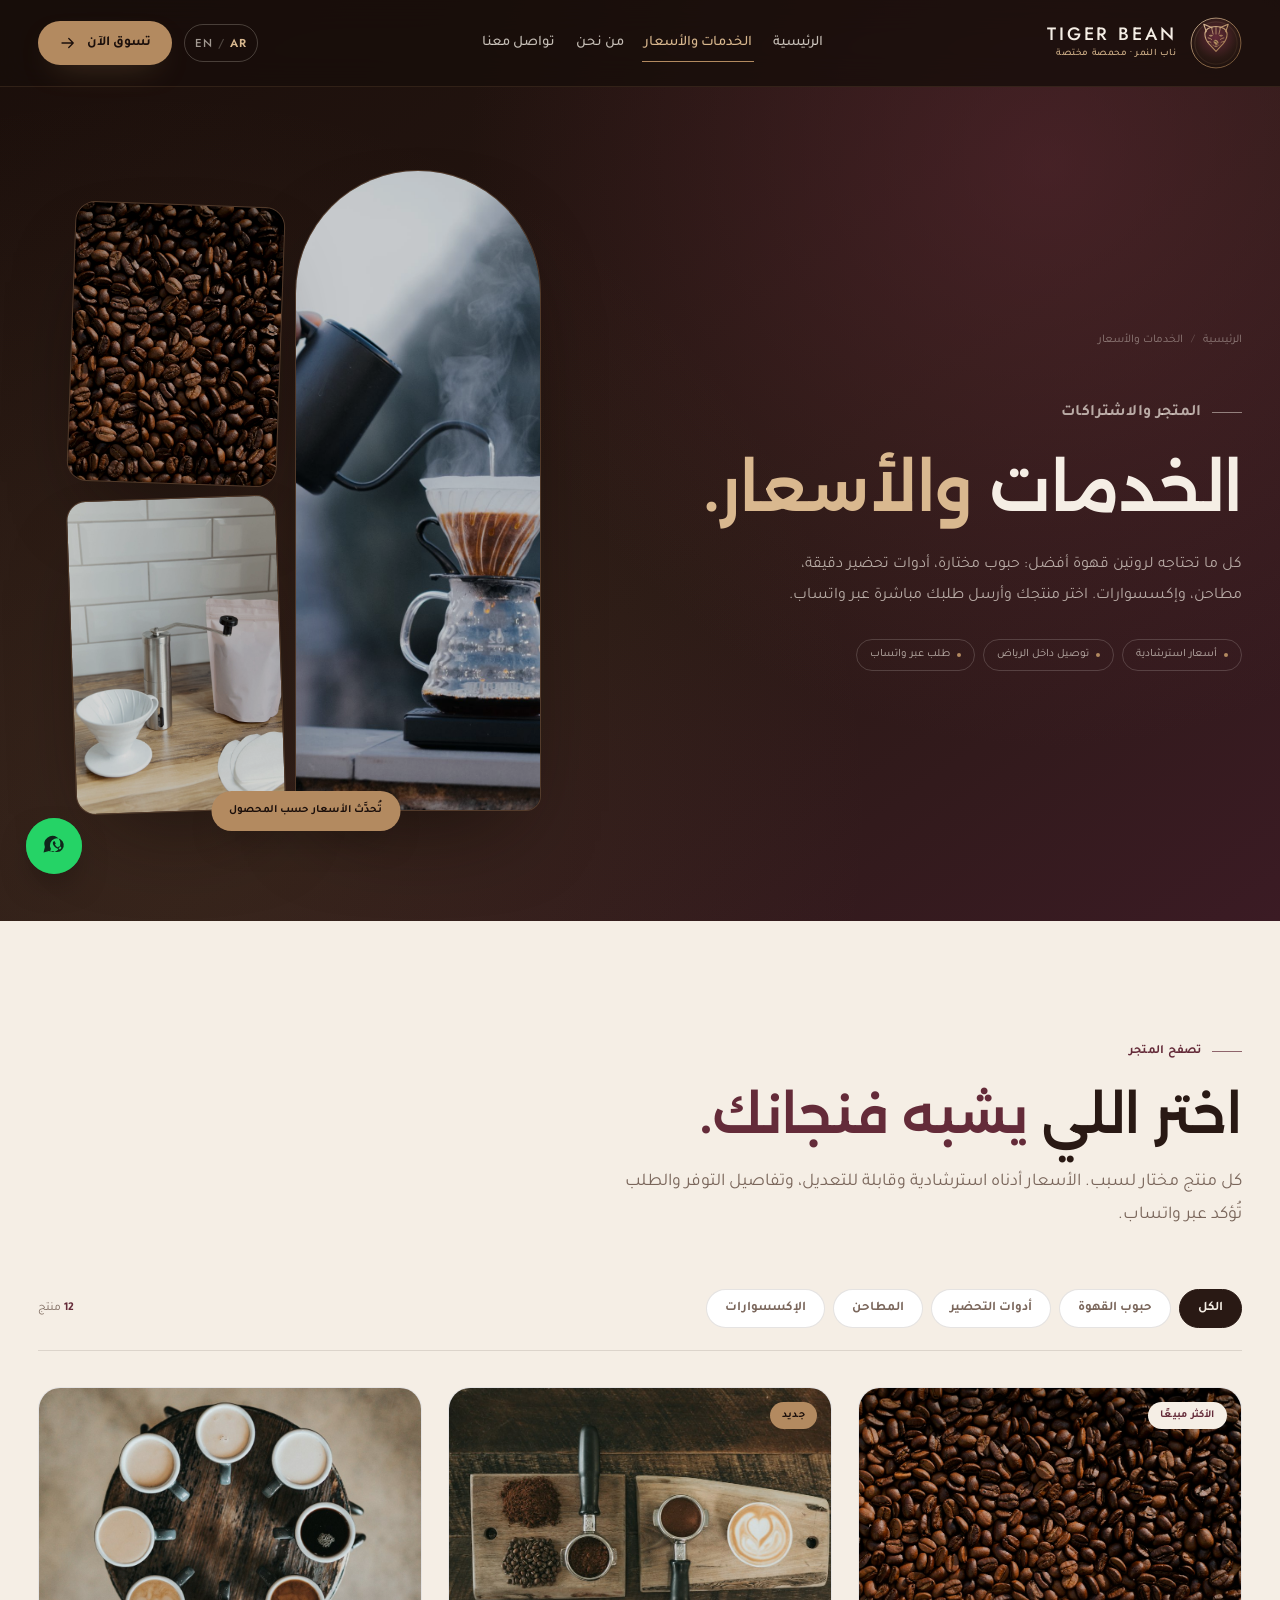
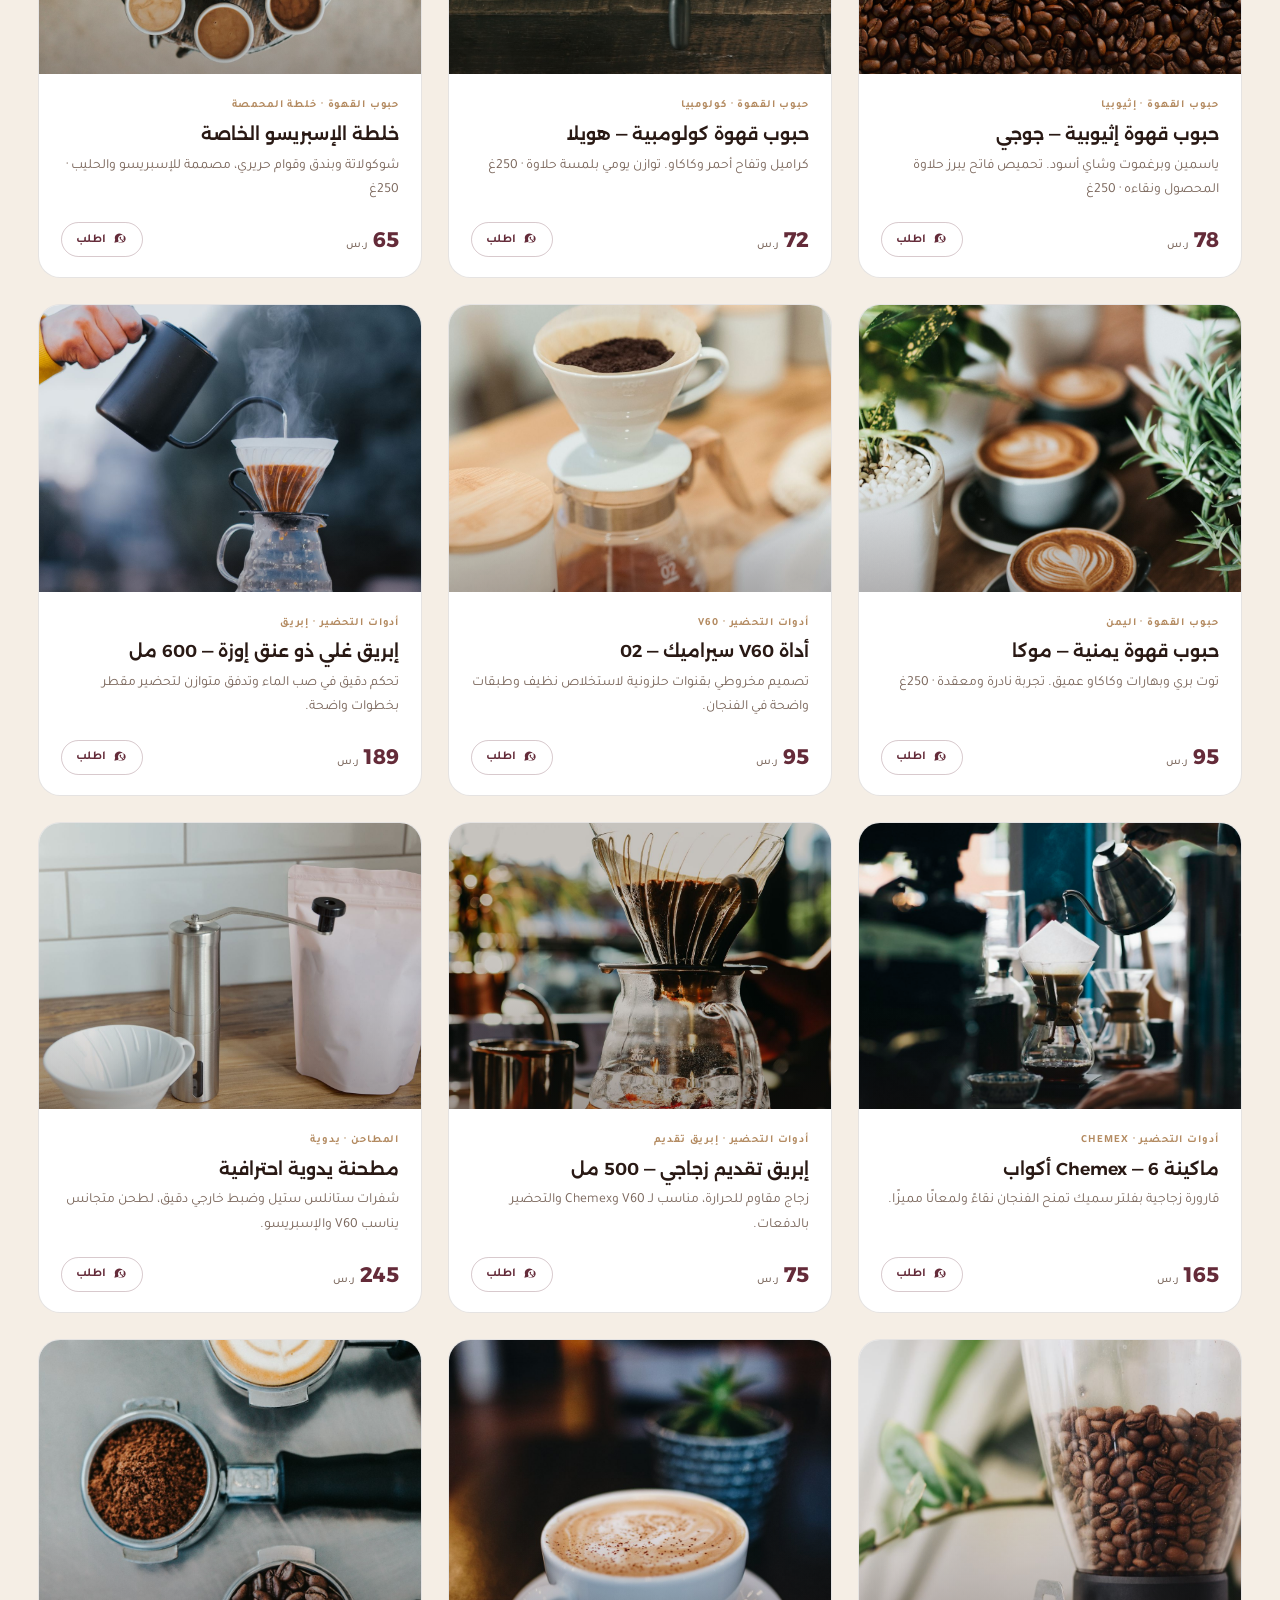
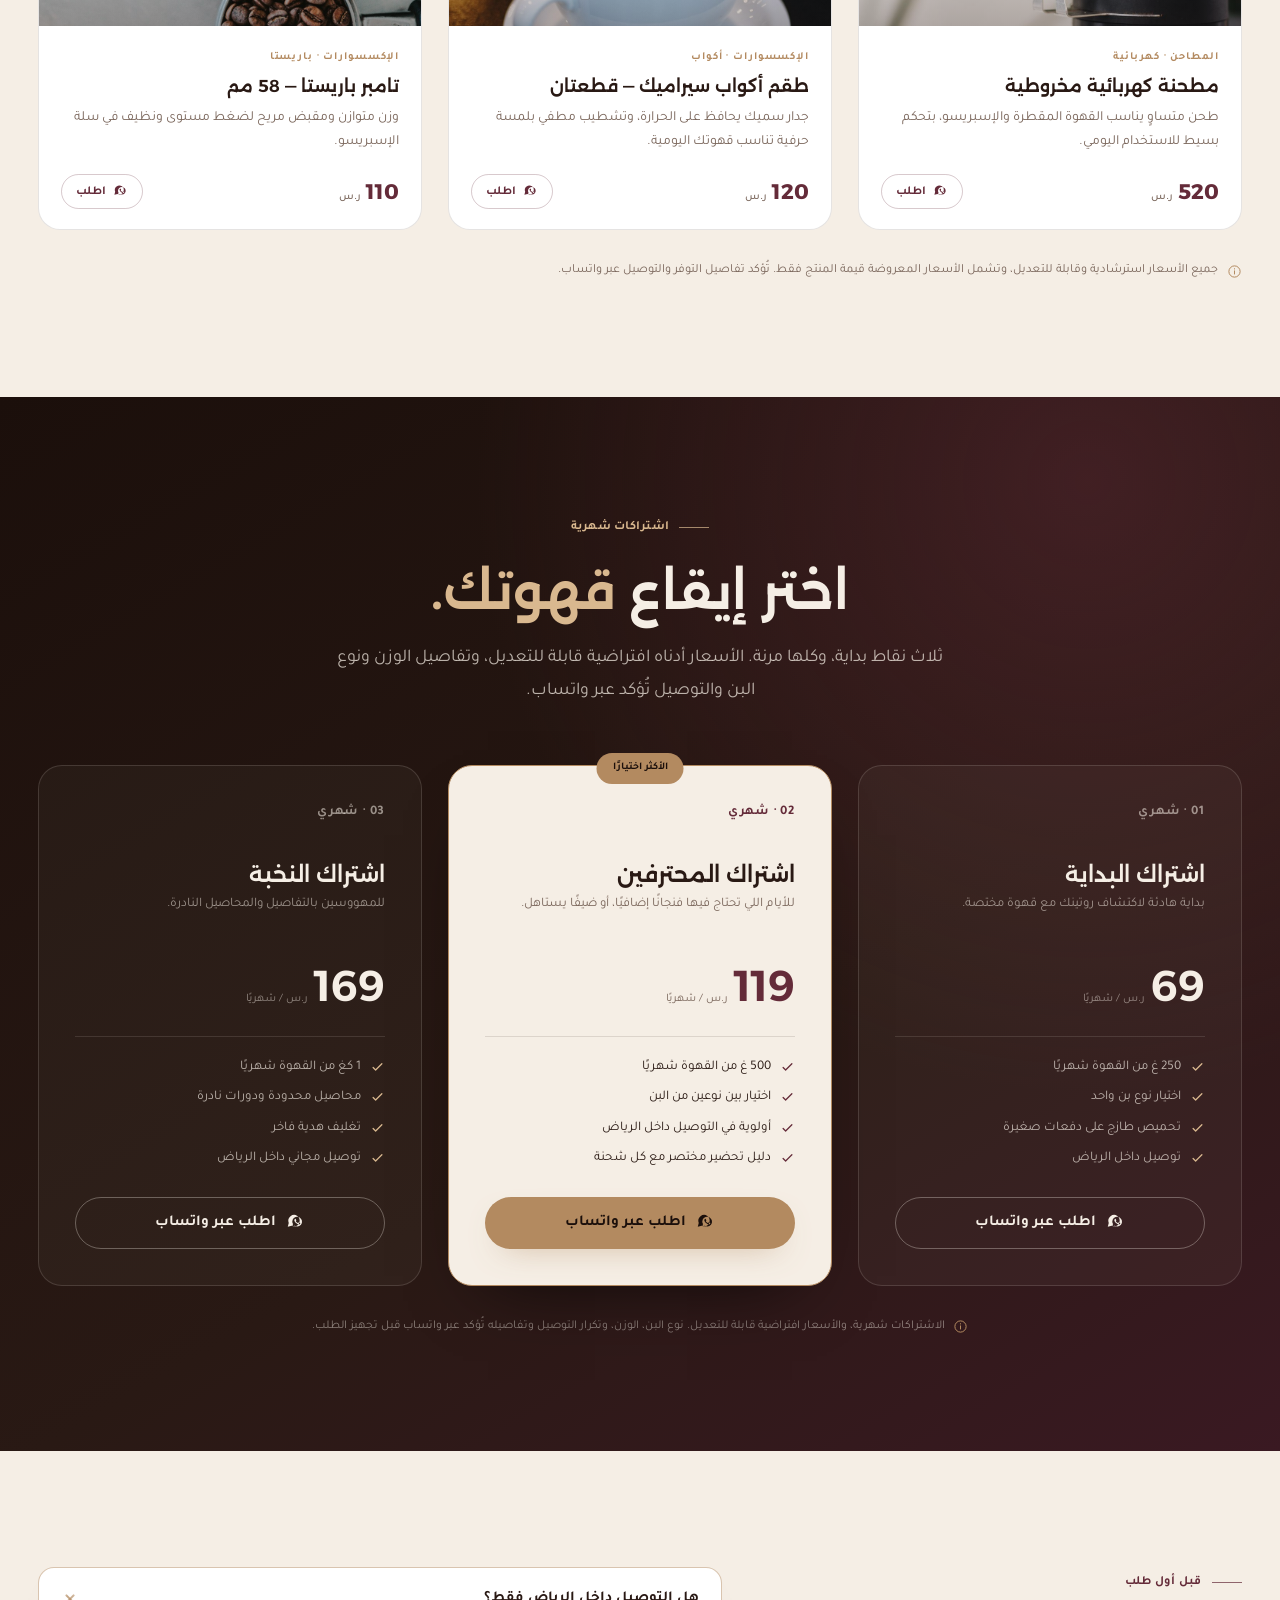
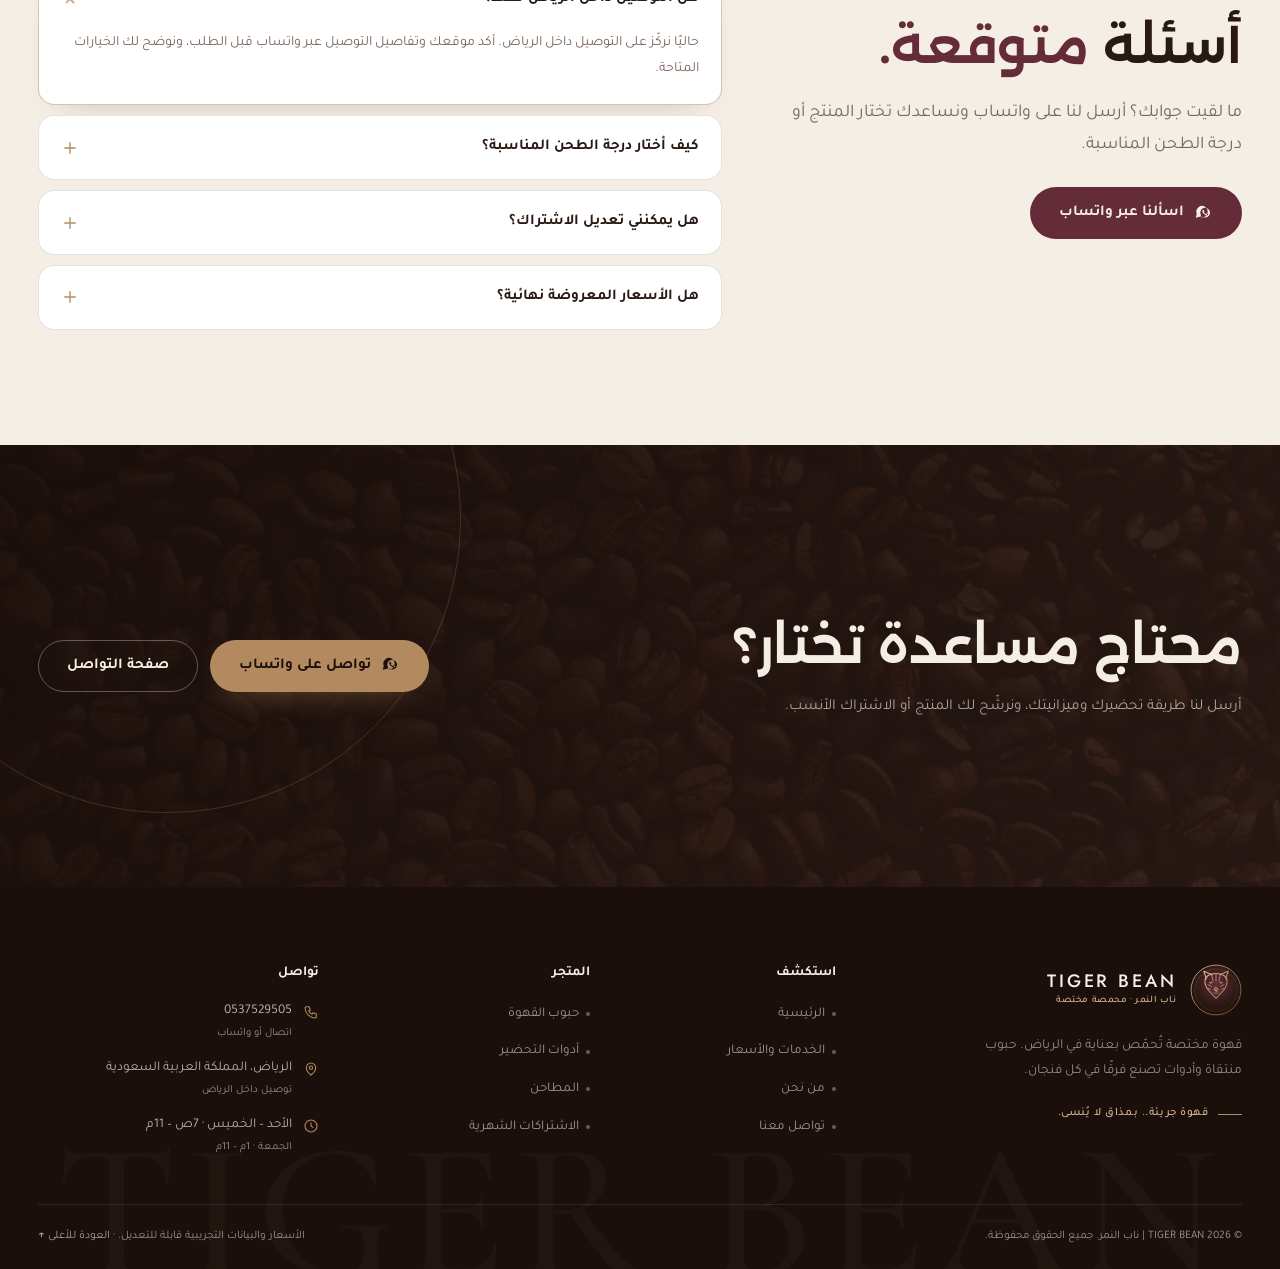
<file: tiger-bean/services.html>
<!DOCTYPE html>
<html lang="ar" dir="rtl" data-lang="ar">
<head>
  <meta charset="UTF-8">
  <meta name="viewport" content="width=device-width, initial-scale=1">
  <title data-ar="الخدمات والأسعار | TIGER BEAN — ناب النمر" data-en="Services &amp; Pricing | TIGER BEAN">الخدمات والأسعار | TIGER BEAN — ناب النمر</title>
  <meta name="description" content="تسوق حبوب القهوة المختصة وأدوات التحضير والمطاحن والإكسسوارات من ناب النمر في الرياض. أسعار استرشادية واشتراكات شهرية تبدأ من 69 ر.س، والطلب عبر واتساب." data-ar="تسوق حبوب القهوة المختصة وأدوات التحضير والمطاحن والإكسسوارات من ناب النمر في الرياض. أسعار استرشادية واشتراكات شهرية تبدأ من 69 ر.س، والطلب عبر واتساب." data-en="Shop specialty coffee beans, brewing tools, grinders and accessories from NAB AL NIMR in Riyadh. Indicative prices, monthly subscriptions from 69 SAR, and ordering via WhatsApp.">
  <meta name="theme-color" content="#291914">
  <meta name="author" content="TIGER BEAN | ناب النمر">
  <meta property="og:type" content="website">
  <meta property="og:site_name" content="TIGER BEAN | ناب النمر">
  <meta property="og:title" content="الخدمات والأسعار | TIGER BEAN — ناب النمر" data-ar="الخدمات والأسعار | TIGER BEAN — ناب النمر" data-en="Services &amp; Pricing | TIGER BEAN">
  <meta property="og:description" content="حبوب مختصة، أدوات تحضير، مطاحن، وإكسسوارات. أسعار استرشادية واشتراكات شهرية في الرياض." data-ar="حبوب مختصة، أدوات تحضير، مطاحن، وإكسسوارات. أسعار استرشادية واشتراكات شهرية في الرياض." data-en="Specialty beans, brewing tools, grinders and accessories. Indicative prices and monthly subscriptions in Riyadh.">
  <meta property="og:image" content="assets/images/v60-pour.jpg">
  <meta property="og:locale" content="ar_SA" data-ar="ar_SA" data-en="en_US">
  <meta name="twitter:card" content="summary_large_image">
  <meta name="twitter:title" content="الخدمات والأسعار | TIGER BEAN — ناب النمر" data-ar="الخدمات والأسعار | TIGER BEAN — ناب النمر" data-en="Services &amp; Pricing | TIGER BEAN">
  <meta name="twitter:description" content="حبوب مختصة، أدوات تحضير، مطاحن، وإكسسوارات. أسعار استرشادية واشتراكات شهرية في الرياض." data-ar="حبوب مختصة، أدوات تحضير، مطاحن، وإكسسوارات. أسعار استرشادية واشتراكات شهرية في الرياض." data-en="Specialty beans, brewing tools, grinders and accessories. Indicative prices and monthly subscriptions in Riyadh.">
  <meta name="twitter:image" content="assets/images/v60-pour.jpg">
  <link rel="icon" href="assets/images/favicon.svg" type="image/svg+xml">
  <link rel="preconnect" href="https://fonts.googleapis.com">
  <link rel="preconnect" href="https://fonts.gstatic.com" crossorigin>
  <link href="https://fonts.googleapis.com/css2?family=Alexandria:wght@300;400;500;600;700;800&family=Cormorant+Garamond:ital,wght@0,400;0,500;0,600;1,400;1,500&family=Jost:wght@300;400;500;600&family=Tajawal:wght@300;400;500;700;800&display=swap" rel="stylesheet">
  <link rel="stylesheet" href="style.css">
  <script>
    (function () {
      var d = document.documentElement;
      d.classList.add("js");
      var l = "ar";
      try {
        var s = window.localStorage.getItem("tigerbean:lang");
        if (s === "ar" || s === "en") {
          l = s;
        } else {
          var m = document.cookie.match(/(?:^|;\s*)tigerbean:lang=(ar|en)/);
          if (m) {
            l = m[1];
          } else if (window.name && window.name.indexOf("tigerbean:lang=") === 0) {
            var n = window.name.slice(15);
            if (n === "ar" || n === "en") { l = n; }
          }
        }
      } catch (e) {
        try {
          if (window.name && window.name.indexOf("tigerbean:lang=") === 0) {
            var n2 = window.name.slice(15);
            if (n2 === "ar" || n2 === "en") { l = n2; }
          }
        } catch (e2) {}
      }
      d.setAttribute("lang", l);
      d.setAttribute("dir", l === "ar" ? "rtl" : "ltr");
      d.setAttribute("data-lang", l);
    })();
  </script>
</head>
<body>
  <a class="skip-link" href="#main">
    <span class="lang-ar">تخطَّ إلى المحتوى</span>
    <span class="lang-en">Skip to content</span>
  </a>

  <header class="site-header" id="siteHeader">
    <div class="container header-inner">
      <a class="brand" href="index.html" aria-label="TIGER BEAN — ناب النمر، الصفحة الرئيسية" data-aria-ar="TIGER BEAN — ناب النمر، الصفحة الرئيسية" data-aria-en="TIGER BEAN — NAB AL NIMR, home page">
        <img class="brand-mark" src="assets/images/logo-mark.svg" width="52" height="52" alt="" aria-hidden="true">
        <span class="brand-text">
          <span class="brand-name">TIGER BEAN</span>
          <span class="brand-sub">
            <span class="lang-ar">ناب النمر · محمصة مختصة</span>
            <span class="lang-en">NAB AL NIMR · SPECIALTY ROASTERY</span>
          </span>
        </span>
      </a>
      <nav class="main-nav" id="primaryNav" aria-label="التنقل الرئيسي" data-aria-ar="التنقل الرئيسي" data-aria-en="Main navigation">
        <ul class="nav-list">
          <li><a class="nav-link" href="index.html"><span class="lang-ar">الرئيسية</span><span class="lang-en">Home</span></a></li>
          <li><a class="nav-link" href="services.html" aria-current="page"><span class="lang-ar">الخدمات والأسعار</span><span class="lang-en">Services &amp; Pricing</span></a></li>
          <li><a class="nav-link" href="about.html"><span class="lang-ar">من نحن</span><span class="lang-en">About</span></a></li>
          <li><a class="nav-link" href="contact.html"><span class="lang-ar">تواصل معنا</span><span class="lang-en">Contact</span></a></li>
        </ul>
        <a class="btn btn-gold mobile-cta" href="services.html">
          <span class="lang-ar">تسوق الآن</span>
          <span class="lang-en">Shop now</span>
          <svg class="icon-arrow" viewBox="0 0 24 24" fill="none" stroke="currentColor" stroke-width="1.7" aria-hidden="true"><path d="M4 12h15M13 6l6 6-6 6" stroke-linecap="round" stroke-linejoin="round"/></svg>
        </a>
        <p class="mobile-contact">
          <svg viewBox="0 0 24 24" fill="none" stroke="currentColor" stroke-width="1.7" aria-hidden="true"><path d="M5 4h4l2 5-2.5 1.5a11 11 0 0 0 5 5L15 13l5 2v4a2 2 0 0 1-2 2A16 16 0 0 1 3 6a2 2 0 0 1 2-2Z" stroke-linecap="round" stroke-linejoin="round"/></svg>
          <span dir="ltr">0537529505</span>
        </p>
      </nav>
      <div class="header-actions">
        <button class="lang-toggle" id="langToggle" type="button" aria-label="AR / EN — Switch language to English">
          <span class="lang-opt is-active" data-lang-opt="ar">AR</span>
          <span class="lang-divider" aria-hidden="true">/</span>
          <span class="lang-opt" data-lang-opt="en">EN</span>
        </button>
        <a class="btn btn-gold btn-sm header-cta" href="services.html">
          <span class="lang-ar">تسوق الآن</span>
          <span class="lang-en">Shop now</span>
          <svg class="icon-arrow" viewBox="0 0 24 24" fill="none" stroke="currentColor" stroke-width="1.7" aria-hidden="true"><path d="M4 12h15M13 6l6 6-6 6" stroke-linecap="round" stroke-linejoin="round"/></svg>
        </a>
        <button class="nav-toggle" id="navToggle" type="button" aria-expanded="false" aria-controls="primaryNav" aria-label="فتح القائمة">
          <span aria-hidden="true"></span>
          <span aria-hidden="true"></span>
          <span aria-hidden="true"></span>
        </button>
      </div>
    </div>
  </header>

  <main id="main">
    <section class="page-hero" aria-labelledby="servicesTitle">
      <div class="container page-hero-grid">
        <div class="page-hero-copy">
          <nav aria-label="مسار التنقل" data-aria-ar="مسار التنقل" data-aria-en="Breadcrumb">
            <ol class="breadcrumb">
              <li><a href="index.html"><span class="lang-ar">الرئيسية</span><span class="lang-en">Home</span></a></li>
              <li aria-current="page"><span class="lang-ar">الخدمات والأسعار</span><span class="lang-en">Services &amp; Pricing</span></li>
            </ol>
          </nav>
          <p class="eyebrow eyebrow--light">
            <span class="lang-ar">المتجر والاشتراكات</span>
            <span class="lang-en">The shop &amp; subscriptions</span>
          </p>
          <h1 id="servicesTitle">
            <span class="lang-ar">الخدمات <em>والأسعار.</em></span>
            <span class="lang-en">Services <em>&amp; pricing.</em></span>
          </h1>
          <p>
            <span class="lang-ar">كل ما تحتاجه لروتين قهوة أفضل: حبوب مختارة، أدوات تحضير دقيقة، مطاحن، وإكسسوارات. اختر منتجك وأرسل طلبك مباشرة عبر واتساب.</span>
            <span class="lang-en">Everything for a better coffee ritual: selected beans, precise brewing tools, grinders and accessories. Choose your product and order directly on WhatsApp.</span>
          </p>
          <div class="hero-chips">
            <span class="hero-chip"><span class="lang-ar">أسعار استرشادية</span><span class="lang-en">Indicative prices</span></span>
            <span class="hero-chip"><span class="lang-ar">توصيل داخل الرياض</span><span class="lang-en">Riyadh delivery</span></span>
            <span class="hero-chip"><span class="lang-ar">طلب عبر واتساب</span><span class="lang-en">Order via WhatsApp</span></span>
          </div>
        </div>

        <div class="hero-collage" aria-hidden="true">
          <figure class="collage-img collage-img--main">
            <img src="assets/images/v60-pour.jpg" width="1200" height="1500" alt="" loading="eager">
          </figure>
          <figure class="collage-img collage-img--top">
            <img src="assets/images/coffee-beans.jpg" width="1000" height="763" alt="" loading="lazy">
          </figure>
          <figure class="collage-img collage-img--bottom">
            <img src="assets/images/grinder-hand.jpg" width="1200" height="1800" alt="" loading="lazy">
          </figure>
          <span class="collage-badge">
            <span class="lang-ar">تُحدَّث الأسعار حسب المحصول</span>
            <span class="lang-en">Prices follow the harvest</span>
          </span>
        </div>
      </div>
    </section>

    <section class="section section--cream" id="catalog" aria-labelledby="catalogTitle">
      <div class="container">
        <div class="section-head" data-reveal>
          <p class="eyebrow">
            <span class="lang-ar">تصفح المتجر</span>
            <span class="lang-en">Browse the shop</span>
          </p>
          <h2 class="section-title" id="catalogTitle">
            <span class="lang-ar">اختر اللي <em>يشبه فنجانك.</em></span>
            <span class="lang-en">Find your <em>kind of cup.</em></span>
          </h2>
          <p class="section-lead">
            <span class="lang-ar">كل منتج مختار لسبب. الأسعار أدناه استرشادية وقابلة للتعديل، وتفاصيل التوفر والطلب تُؤكد عبر واتساب.</span>
            <span class="lang-en">Every product is here for a reason. Prices below are indicative and editable; availability and order details are confirmed on WhatsApp.</span>
          </p>
        </div>

        <div class="filter-bar" data-reveal>
          <button class="filter-btn" type="button" data-filter="all" aria-pressed="true">
            <span class="lang-ar">الكل</span><span class="lang-en">All</span>
          </button>
          <button class="filter-btn" type="button" data-filter="beans" aria-pressed="false">
            <span class="lang-ar">حبوب القهوة</span><span class="lang-en">Coffee beans</span>
          </button>
          <button class="filter-btn" type="button" data-filter="brewing" aria-pressed="false">
            <span class="lang-ar">أدوات التحضير</span><span class="lang-en">Brewing tools</span>
          </button>
          <button class="filter-btn" type="button" data-filter="grinders" aria-pressed="false">
            <span class="lang-ar">المطاحن</span><span class="lang-en">Grinders</span>
          </button>
          <button class="filter-btn" type="button" data-filter="accessories" aria-pressed="false">
            <span class="lang-ar">الإكسسوارات</span><span class="lang-en">Accessories</span>
          </button>
          <span class="filter-count" aria-live="polite">
            <strong id="resultCount">12</strong>
            <span class="lang-ar">منتج</span><span class="lang-en">products</span>
          </span>
        </div>

        <div class="catalog-grid" id="catalogGrid">
          <article class="product-card" data-category="beans" data-reveal>
            <div class="product-media">
              <img src="assets/images/coffee-beans.jpg" width="1000" height="763" loading="lazy" alt="حبوب قهوة محمصة داكنة" data-alt-ar="حبوب قهوة محمصة داكنة" data-alt-en="Dark roasted coffee beans">
              <span class="product-badge"><span class="lang-ar">الأكثر مبيعًا</span><span class="lang-en">Bestseller</span></span>
            </div>
            <div class="product-body">
              <p class="product-cat"><span class="lang-ar">حبوب القهوة · إثيوبيا</span><span class="lang-en">Coffee beans · Ethiopia</span></p>
              <h3 class="product-name"><span class="lang-ar">حبوب قهوة إثيوبية — جوجي</span><span class="lang-en">Ethiopian Guji beans</span></h3>
              <p class="product-desc"><span class="lang-ar">ياسمين وبرغموت وشاي أسود. تحميص فاتح يبرز حلاوة المحصول ونقاءه · 250غ</span><span class="lang-en">Jasmine, bergamot and black tea. A light roast that highlights sweetness and clarity · 250g</span></p>
              <div class="product-foot">
                <p class="price">78 <small><span class="lang-ar">ر.س</span><span class="lang-en">SAR</span></small></p>
                <a class="product-order" href="https://wa.me/966537529505" data-wa="ethiopia" aria-label="اطلب عبر واتساب" data-aria-ar="اطلب حبوب قهوة إثيوبية عبر واتساب" data-aria-en="Order Ethiopian coffee beans via WhatsApp"><svg viewBox="0 0 32 32" fill="currentColor" aria-hidden="true"><path d="M19.05 4.91A9.82 9.82 0 0 0 4.6 16.7L3 23l6.44-1.69a9.8 9.8 0 0 0 4.7 1.2h.01a9.82 9.82 0 0 0 4.9-17.6Zm0 17.75h-.01a8.2 8.2 0 0 1-4.17-1.14l-.3-.18-3.82 1 1.02-3.73-.2-.31a8.18 8.18 0 1 1 7.48 4.36Zm4.49-6.13c-.25-.12-1.46-.72-1.69-.8-.23-.09-.4-.13-.56.12-.17.25-.64.8-.78.96-.14.17-.29.19-.54.06-.25-.12-1.04-.38-1.98-1.22-.73-.65-1.23-1.45-1.37-1.7-.14-.25-.02-.38.11-.5.11-.11.25-.29.37-.43.12-.15.17-.25.25-.42.08-.17.04-.31-.02-.43-.06-.12-.56-1.34-.76-1.84-.2-.48-.4-.42-.56-.42-.14 0-.31-.02-.47-.02-.17 0-.43.06-.66.31-.23.25-.86.84-.86 2.05 0 1.21.88 2.38 1 2.54.12.17 1.73 2.65 4.2 3.72.59.25 1.05.4 1.4.51.59.19 1.13.16 1.55.1.47-.07 1.46-.6 1.67-1.18.21-.58.21-1.08.14-1.18-.06-.11-.23-.17-.48-.29Z"/></svg><span class="lang-ar">اطلب</span><span class="lang-en">Order</span></a>
              </div>
            </div>
          </article>

          <article class="product-card" data-category="beans" data-reveal style="--delay: .05s">
            <div class="product-media">
              <img src="assets/images/espresso-bench.jpg" width="1000" height="667" loading="lazy" alt="حبوب قهوة وأداة إسبريسو على طاولة خشبية" data-alt-ar="حبوب قهوة وأداة إسبريسو على طاولة خشبية" data-alt-en="Coffee beans and an espresso portafilter on a wooden table">
              <span class="product-badge product-badge--gold"><span class="lang-ar">جديد</span><span class="lang-en">New</span></span>
            </div>
            <div class="product-body">
              <p class="product-cat"><span class="lang-ar">حبوب القهوة · كولومبيا</span><span class="lang-en">Coffee beans · Colombia</span></p>
              <h3 class="product-name"><span class="lang-ar">حبوب قهوة كولومبية — هويلا</span><span class="lang-en">Colombian Huila beans</span></h3>
              <p class="product-desc"><span class="lang-ar">كراميل وتفاح أحمر وكاكاو. توازن يومي بلمسة حلاوة · 250غ</span><span class="lang-en">Caramel, red apple and cocoa. An everyday balance with a sweet finish · 250g</span></p>
              <div class="product-foot">
                <p class="price">72 <small><span class="lang-ar">ر.س</span><span class="lang-en">SAR</span></small></p>
                <a class="product-order" href="https://wa.me/966537529505" data-wa="colombia" aria-label="اطلب عبر واتساب" data-aria-ar="اطلب حبوب قهوة كولومبية عبر واتساب" data-aria-en="Order Colombian coffee beans via WhatsApp"><svg viewBox="0 0 32 32" fill="currentColor" aria-hidden="true"><path d="M19.05 4.91A9.82 9.82 0 0 0 4.6 16.7L3 23l6.44-1.69a9.8 9.8 0 0 0 4.7 1.2h.01a9.82 9.82 0 0 0 4.9-17.6Zm0 17.75h-.01a8.2 8.2 0 0 1-4.17-1.14l-.3-.18-3.82 1 1.02-3.73-.2-.31a8.18 8.18 0 1 1 7.48 4.36Zm4.49-6.13c-.25-.12-1.46-.72-1.69-.8-.23-.09-.4-.13-.56.12-.17.25-.64.8-.78.96-.14.17-.29.19-.54.06-.25-.12-1.04-.38-1.98-1.22-.73-.65-1.23-1.45-1.37-1.7-.14-.25-.02-.38.11-.5.11-.11.25-.29.37-.43.12-.15.17-.25.25-.42.08-.17.04-.31-.02-.43-.06-.12-.56-1.34-.76-1.84-.2-.48-.4-.42-.56-.42-.14 0-.31-.02-.47-.02-.17 0-.43.06-.66.31-.23.25-.86.84-.86 2.05 0 1.21.88 2.38 1 2.54.12.17 1.73 2.65 4.2 3.72.59.25 1.05.4 1.4.51.59.19 1.13.16 1.55.1.47-.07 1.46-.6 1.67-1.18.21-.58.21-1.08.14-1.18-.06-.11-.23-.17-.48-.29Z"/></svg><span class="lang-ar">اطلب</span><span class="lang-en">Order</span></a>
              </div>
            </div>
          </article>

          <article class="product-card" data-category="beans" data-reveal style="--delay: .1s">
            <div class="product-media">
              <img src="assets/images/coffee-many.jpg" width="1000" height="1500" loading="lazy" alt="تشكيلة أكواب قهوة على طاولة خشبية" data-alt-ar="تشكيلة أكواب قهوة على طاولة خشبية" data-alt-en="A collection of coffee cups on a wooden table">
            </div>
            <div class="product-body">
              <p class="product-cat"><span class="lang-ar">حبوب القهوة · خلطة المحمصة</span><span class="lang-en">Coffee beans · House blend</span></p>
              <h3 class="product-name"><span class="lang-ar">خلطة الإسبريسو الخاصة</span><span class="lang-en">House espresso blend</span></h3>
              <p class="product-desc"><span class="lang-ar">شوكولاتة وبندق وقوام حريري، مصممة للإسبريسو والحليب · 250غ</span><span class="lang-en">Chocolate, hazelnut and a silky body, built for espresso and milk · 250g</span></p>
              <div class="product-foot">
                <p class="price">65 <small><span class="lang-ar">ر.س</span><span class="lang-en">SAR</span></small></p>
                <a class="product-order" href="https://wa.me/966537529505" data-wa="house-blend" aria-label="اطلب عبر واتساب" data-aria-ar="اطلب خلطة الإسبريسو عبر واتساب" data-aria-en="Order the espresso blend via WhatsApp"><svg viewBox="0 0 32 32" fill="currentColor" aria-hidden="true"><path d="M19.05 4.91A9.82 9.82 0 0 0 4.6 16.7L3 23l6.44-1.69a9.8 9.8 0 0 0 4.7 1.2h.01a9.82 9.82 0 0 0 4.9-17.6Zm0 17.75h-.01a8.2 8.2 0 0 1-4.17-1.14l-.3-.18-3.82 1 1.02-3.73-.2-.31a8.18 8.18 0 1 1 7.48 4.36Zm4.49-6.13c-.25-.12-1.46-.72-1.69-.8-.23-.09-.4-.13-.56.12-.17.25-.64.8-.78.96-.14.17-.29.19-.54.06-.25-.12-1.04-.38-1.98-1.22-.73-.65-1.23-1.45-1.37-1.7-.14-.25-.02-.38.11-.5.11-.11.25-.29.37-.43.12-.15.17-.25.25-.42.08-.17.04-.31-.02-.43-.06-.12-.56-1.34-.76-1.84-.2-.48-.4-.42-.56-.42-.14 0-.31-.02-.47-.02-.17 0-.43.06-.66.31-.23.25-.86.84-.86 2.05 0 1.21.88 2.38 1 2.54.12.17 1.73 2.65 4.2 3.72.59.25 1.05.4 1.4.51.59.19 1.13.16 1.55.1.47-.07 1.46-.6 1.67-1.18.21-.58.21-1.08.14-1.18-.06-.11-.23-.17-.48-.29Z"/></svg><span class="lang-ar">اطلب</span><span class="lang-en">Order</span></a>
              </div>
            </div>
          </article>

          <article class="product-card" data-category="beans" data-reveal style="--delay: .15s">
            <div class="product-media">
              <img src="assets/images/coffee-table.jpg" width="1000" height="1500" loading="lazy" alt="أكواب قهوة على طاولة خشبية بين النباتات" data-alt-ar="أكواب قهوة على طاولة خشبية بين النباتات" data-alt-en="Coffee cups on a wooden table surrounded by plants">
            </div>
            <div class="product-body">
              <p class="product-cat"><span class="lang-ar">حبوب القهوة · اليمن</span><span class="lang-en">Coffee beans · Yemen</span></p>
              <h3 class="product-name"><span class="lang-ar">حبوب قهوة يمنية — موكا</span><span class="lang-en">Yemeni Mokha beans</span></h3>
              <p class="product-desc"><span class="lang-ar">توت بري وبهارات وكاكاو عميق. تجربة نادرة ومعقدة · 250غ</span><span class="lang-en">Wild berry, spice and deep cocoa. A rare, complex cup · 250g</span></p>
              <div class="product-foot">
                <p class="price">95 <small><span class="lang-ar">ر.س</span><span class="lang-en">SAR</span></small></p>
                <a class="product-order" href="https://wa.me/966537529505" data-wa="yemen" aria-label="اطلب عبر واتساب" data-aria-ar="اطلب حبوب قهوة يمنية عبر واتساب" data-aria-en="Order Yemeni coffee beans via WhatsApp"><svg viewBox="0 0 32 32" fill="currentColor" aria-hidden="true"><path d="M19.05 4.91A9.82 9.82 0 0 0 4.6 16.7L3 23l6.44-1.69a9.8 9.8 0 0 0 4.7 1.2h.01a9.82 9.82 0 0 0 4.9-17.6Zm0 17.75h-.01a8.2 8.2 0 0 1-4.17-1.14l-.3-.18-3.82 1 1.02-3.73-.2-.31a8.18 8.18 0 1 1 7.48 4.36Zm4.49-6.13c-.25-.12-1.46-.72-1.69-.8-.23-.09-.4-.13-.56.12-.17.25-.64.8-.78.96-.14.17-.29.19-.54.06-.25-.12-1.04-.38-1.98-1.22-.73-.65-1.23-1.45-1.37-1.7-.14-.25-.02-.38.11-.5.11-.11.25-.29.37-.43.12-.15.17-.25.25-.42.08-.17.04-.31-.02-.43-.06-.12-.56-1.34-.76-1.84-.2-.48-.4-.42-.56-.42-.14 0-.31-.02-.47-.02-.17 0-.43.06-.66.31-.23.25-.86.84-.86 2.05 0 1.21.88 2.38 1 2.54.12.17 1.73 2.65 4.2 3.72.59.25 1.05.4 1.4.51.59.19 1.13.16 1.55.1.47-.07 1.46-.6 1.67-1.18.21-.58.21-1.08.14-1.18-.06-.11-.23-.17-.48-.29Z"/></svg><span class="lang-ar">اطلب</span><span class="lang-en">Order</span></a>
              </div>
            </div>
          </article>

          <article class="product-card" data-category="brewing" data-reveal>
            <div class="product-media">
              <img src="assets/images/v60-white.jpg" width="1200" height="1800" loading="lazy" alt="أداة V60 سيراميك بيضاء على إبريق زجاجي" data-alt-ar="أداة V60 سيراميك بيضاء على إبريق زجاجي" data-alt-en="White ceramic V60 dripper on a glass server">
            </div>
            <div class="product-body">
              <p class="product-cat"><span class="lang-ar">أدوات التحضير · V60</span><span class="lang-en">Brewing tools · V60</span></p>
              <h3 class="product-name"><span class="lang-ar">أداة V60 سيراميك — 02</span><span class="lang-en">V60 ceramic dripper — 02</span></h3>
              <p class="product-desc"><span class="lang-ar">تصميم مخروطي بقنوات حلزونية لاستخلاص نظيف وطبقات واضحة في الفنجان.</span><span class="lang-en">A conical design with spiral ribs for a clean, layered cup.</span></p>
              <div class="product-foot">
                <p class="price">95 <small><span class="lang-ar">ر.س</span><span class="lang-en">SAR</span></small></p>
                <a class="product-order" href="https://wa.me/966537529505" data-wa="v60" aria-label="اطلب عبر واتساب" data-aria-ar="اطلب أداة V60 عبر واتساب" data-aria-en="Order the V60 dripper via WhatsApp"><svg viewBox="0 0 32 32" fill="currentColor" aria-hidden="true"><path d="M19.05 4.91A9.82 9.82 0 0 0 4.6 16.7L3 23l6.44-1.69a9.8 9.8 0 0 0 4.7 1.2h.01a9.82 9.82 0 0 0 4.9-17.6Zm0 17.75h-.01a8.2 8.2 0 0 1-4.17-1.14l-.3-.18-3.82 1 1.02-3.73-.2-.31a8.18 8.18 0 1 1 7.48 4.36Zm4.49-6.13c-.25-.12-1.46-.72-1.69-.8-.23-.09-.4-.13-.56.12-.17.25-.64.8-.78.96-.14.17-.29.19-.54.06-.25-.12-1.04-.38-1.98-1.22-.73-.65-1.23-1.45-1.37-1.7-.14-.25-.02-.38.11-.5.11-.11.25-.29.37-.43.12-.15.17-.25.25-.42.08-.17.04-.31-.02-.43-.06-.12-.56-1.34-.76-1.84-.2-.48-.4-.42-.56-.42-.14 0-.31-.02-.47-.02-.17 0-.43.06-.66.31-.23.25-.86.84-.86 2.05 0 1.21.88 2.38 1 2.54.12.17 1.73 2.65 4.2 3.72.59.25 1.05.4 1.4.51.59.19 1.13.16 1.55.1.47-.07 1.46-.6 1.67-1.18.21-.58.21-1.08.14-1.18-.06-.11-.23-.17-.48-.29Z"/></svg><span class="lang-ar">اطلب</span><span class="lang-en">Order</span></a>
              </div>
            </div>
          </article>

          <article class="product-card" data-category="brewing" data-reveal style="--delay: .05s">
            <div class="product-media">
              <img src="assets/images/v60-pour.jpg" width="1200" height="1500" loading="lazy" alt="صب الماء من إبريق عنق الإوزة على أداة V60" data-alt-ar="صب الماء من إبريق عنق الإوزة على أداة V60" data-alt-en="Pouring from a gooseneck kettle into a V60 dripper">
            </div>
            <div class="product-body">
              <p class="product-cat"><span class="lang-ar">أدوات التحضير · إبريق</span><span class="lang-en">Brewing tools · Kettle</span></p>
              <h3 class="product-name"><span class="lang-ar">إبريق غلي ذو عنق إوزة — 600 مل</span><span class="lang-en">Gooseneck kettle — 600ml</span></h3>
              <p class="product-desc"><span class="lang-ar">تحكم دقيق في صب الماء وتدفق متوازن لتحضير مقطر بخطوات واضحة.</span><span class="lang-en">Precise pouring and a balanced flow for a controlled pour-over.</span></p>
              <div class="product-foot">
                <p class="price">189 <small><span class="lang-ar">ر.س</span><span class="lang-en">SAR</span></small></p>
                <a class="product-order" href="https://wa.me/966537529505" data-wa="kettle" aria-label="اطلب عبر واتساب" data-aria-ar="اطلب إبريق عنق الإوزة عبر واتساب" data-aria-en="Order the gooseneck kettle via WhatsApp"><svg viewBox="0 0 32 32" fill="currentColor" aria-hidden="true"><path d="M19.05 4.91A9.82 9.82 0 0 0 4.6 16.7L3 23l6.44-1.69a9.8 9.8 0 0 0 4.7 1.2h.01a9.82 9.82 0 0 0 4.9-17.6Zm0 17.75h-.01a8.2 8.2 0 0 1-4.17-1.14l-.3-.18-3.82 1 1.02-3.73-.2-.31a8.18 8.18 0 1 1 7.48 4.36Zm4.49-6.13c-.25-.12-1.46-.72-1.69-.8-.23-.09-.4-.13-.56.12-.17.25-.64.8-.78.96-.14.17-.29.19-.54.06-.25-.12-1.04-.38-1.98-1.22-.73-.65-1.23-1.45-1.37-1.7-.14-.25-.02-.38.11-.5.11-.11.25-.29.37-.43.12-.15.17-.25.25-.42.08-.17.04-.31-.02-.43-.06-.12-.56-1.34-.76-1.84-.2-.48-.4-.42-.56-.42-.14 0-.31-.02-.47-.02-.17 0-.43.06-.66.31-.23.25-.86.84-.86 2.05 0 1.21.88 2.38 1 2.54.12.17 1.73 2.65 4.2 3.72.59.25 1.05.4 1.4.51.59.19 1.13.16 1.55.1.47-.07 1.46-.6 1.67-1.18.21-.58.21-1.08.14-1.18-.06-.11-.23-.17-.48-.29Z"/></svg><span class="lang-ar">اطلب</span><span class="lang-en">Order</span></a>
              </div>
            </div>
          </article>

          <article class="product-card" data-category="brewing" data-reveal style="--delay: .1s">
            <div class="product-media">
              <img src="assets/images/chemex-brew.jpg" width="1000" height="667" loading="lazy" alt="تحضير القهوة بأداة Chemex" data-alt-ar="تحضير القهوة بأداة Chemex" data-alt-en="Brewing coffee with a Chemex">
            </div>
            <div class="product-body">
              <p class="product-cat"><span class="lang-ar">أدوات التحضير · Chemex</span><span class="lang-en">Brewing tools · Chemex</span></p>
              <h3 class="product-name"><span class="lang-ar">ماكينة Chemex — 6 أكواب</span><span class="lang-en">Chemex brewer — 6 cup</span></h3>
              <p class="product-desc"><span class="lang-ar">قارورة زجاجية بفلتر سميك تمنح الفنجان نقاءً ولمعانًا مميزًا.</span><span class="lang-en">A glass brewer with a thick filter for a polished, tea-like clarity.</span></p>
              <div class="product-foot">
                <p class="price">165 <small><span class="lang-ar">ر.س</span><span class="lang-en">SAR</span></small></p>
                <a class="product-order" href="https://wa.me/966537529505" data-wa="chemex" aria-label="اطلب عبر واتساب" data-aria-ar="اطلب ماكينة Chemex عبر واتساب" data-aria-en="Order the Chemex via WhatsApp"><svg viewBox="0 0 32 32" fill="currentColor" aria-hidden="true"><path d="M19.05 4.91A9.82 9.82 0 0 0 4.6 16.7L3 23l6.44-1.69a9.8 9.8 0 0 0 4.7 1.2h.01a9.82 9.82 0 0 0 4.9-17.6Zm0 17.75h-.01a8.2 8.2 0 0 1-4.17-1.14l-.3-.18-3.82 1 1.02-3.73-.2-.31a8.18 8.18 0 1 1 7.48 4.36Zm4.49-6.13c-.25-.12-1.46-.72-1.69-.8-.23-.09-.4-.13-.56.12-.17.25-.64.8-.78.96-.14.17-.29.19-.54.06-.25-.12-1.04-.38-1.98-1.22-.73-.65-1.23-1.45-1.37-1.7-.14-.25-.02-.38.11-.5.11-.11.25-.29.37-.43.12-.15.17-.25.25-.42.08-.17.04-.31-.02-.43-.06-.12-.56-1.34-.76-1.84-.2-.48-.4-.42-.56-.42-.14 0-.31-.02-.47-.02-.17 0-.43.06-.66.31-.23.25-.86.84-.86 2.05 0 1.21.88 2.38 1 2.54.12.17 1.73 2.65 4.2 3.72.59.25 1.05.4 1.4.51.59.19 1.13.16 1.55.1.47-.07 1.46-.6 1.67-1.18.21-.58.21-1.08.14-1.18-.06-.11-.23-.17-.48-.29Z"/></svg><span class="lang-ar">اطلب</span><span class="lang-en">Order</span></a>
              </div>
            </div>
          </article>

          <article class="product-card" data-category="brewing" data-reveal style="--delay: .15s">
            <div class="product-media">
              <img src="assets/images/v60-brew.jpg" width="1200" height="1800" loading="lazy" alt="أداة V60 على إبريق تقديم زجاجي" data-alt-ar="أداة V60 على إبريق تقديم زجاجي" data-alt-en="A V60 dripper on a glass serving carafe">
            </div>
            <div class="product-body">
              <p class="product-cat"><span class="lang-ar">أدوات التحضير · إبريق تقديم</span><span class="lang-en">Brewing tools · Server</span></p>
              <h3 class="product-name"><span class="lang-ar">إبريق تقديم زجاجي — 500 مل</span><span class="lang-en">Glass server — 500ml</span></h3>
              <p class="product-desc"><span class="lang-ar">زجاج مقاوم للحرارة، مناسب لـ V60 وChemex والتحضير بالدفعات.</span><span class="lang-en">Heat-resistant glass for V60, Chemex and batch brewing.</span></p>
              <div class="product-foot">
                <p class="price">75 <small><span class="lang-ar">ر.س</span><span class="lang-en">SAR</span></small></p>
                <a class="product-order" href="https://wa.me/966537529505" data-wa="server" aria-label="اطلب عبر واتساب" data-aria-ar="اطلب إبريق التقديم عبر واتساب" data-aria-en="Order the glass server via WhatsApp"><svg viewBox="0 0 32 32" fill="currentColor" aria-hidden="true"><path d="M19.05 4.91A9.82 9.82 0 0 0 4.6 16.7L3 23l6.44-1.69a9.8 9.8 0 0 0 4.7 1.2h.01a9.82 9.82 0 0 0 4.9-17.6Zm0 17.75h-.01a8.2 8.2 0 0 1-4.17-1.14l-.3-.18-3.82 1 1.02-3.73-.2-.31a8.18 8.18 0 1 1 7.48 4.36Zm4.49-6.13c-.25-.12-1.46-.72-1.69-.8-.23-.09-.4-.13-.56.12-.17.25-.64.8-.78.96-.14.17-.29.19-.54.06-.25-.12-1.04-.38-1.98-1.22-.73-.65-1.23-1.45-1.37-1.7-.14-.25-.02-.38.11-.5.11-.11.25-.29.37-.43.12-.15.17-.25.25-.42.08-.17.04-.31-.02-.43-.06-.12-.56-1.34-.76-1.84-.2-.48-.4-.42-.56-.42-.14 0-.31-.02-.47-.02-.17 0-.43.06-.66.31-.23.25-.86.84-.86 2.05 0 1.21.88 2.38 1 2.54.12.17 1.73 2.65 4.2 3.72.59.25 1.05.4 1.4.51.59.19 1.13.16 1.55.1.47-.07 1.46-.6 1.67-1.18.21-.58.21-1.08.14-1.18-.06-.11-.23-.17-.48-.29Z"/></svg><span class="lang-ar">اطلب</span><span class="lang-en">Order</span></a>
              </div>
            </div>
          </article>

          <article class="product-card" data-category="grinders" data-reveal>
            <div class="product-media">
              <img src="assets/images/grinder-hand.jpg" width="1200" height="1800" loading="lazy" alt="مطحنة قهوة يدوية مع أداة V60 وفلاتر" data-alt-ar="مطحنة قهوة يدوية مع أداة V60 وفلاتر" data-alt-en="Hand coffee grinder with a V60 dripper and filters">
            </div>
            <div class="product-body">
              <p class="product-cat"><span class="lang-ar">المطاحن · يدوية</span><span class="lang-en">Grinders · Hand</span></p>
              <h3 class="product-name"><span class="lang-ar">مطحنة يدوية احترافية</span><span class="lang-en">Hand grinder pro</span></h3>
              <p class="product-desc"><span class="lang-ar">شفرات ستانلس ستيل وضبط خارجي دقيق، لطحن متجانس يناسب V60 والإسبريسو.</span><span class="lang-en">Stainless steel burrs and precise external adjustment for consistent filter and espresso grinds.</span></p>
              <div class="product-foot">
                <p class="price">245 <small><span class="lang-ar">ر.س</span><span class="lang-en">SAR</span></small></p>
                <a class="product-order" href="https://wa.me/966537529505" data-wa="grinder-hand" aria-label="اطلب عبر واتساب" data-aria-ar="اطلب المطحنة اليدوية عبر واتساب" data-aria-en="Order the hand grinder via WhatsApp"><svg viewBox="0 0 32 32" fill="currentColor" aria-hidden="true"><path d="M19.05 4.91A9.82 9.82 0 0 0 4.6 16.7L3 23l6.44-1.69a9.8 9.8 0 0 0 4.7 1.2h.01a9.82 9.82 0 0 0 4.9-17.6Zm0 17.75h-.01a8.2 8.2 0 0 1-4.17-1.14l-.3-.18-3.82 1 1.02-3.73-.2-.31a8.18 8.18 0 1 1 7.48 4.36Zm4.49-6.13c-.25-.12-1.46-.72-1.69-.8-.23-.09-.4-.13-.56.12-.17.25-.64.8-.78.96-.14.17-.29.19-.54.06-.25-.12-1.04-.38-1.98-1.22-.73-.65-1.23-1.45-1.37-1.7-.14-.25-.02-.38.11-.5.11-.11.25-.29.37-.43.12-.15.17-.25.25-.42.08-.17.04-.31-.02-.43-.06-.12-.56-1.34-.76-1.84-.2-.48-.4-.42-.56-.42-.14 0-.31-.02-.47-.02-.17 0-.43.06-.66.31-.23.25-.86.84-.86 2.05 0 1.21.88 2.38 1 2.54.12.17 1.73 2.65 4.2 3.72.59.25 1.05.4 1.4.51.59.19 1.13.16 1.55.1.47-.07 1.46-.6 1.67-1.18.21-.58.21-1.08.14-1.18-.06-.11-.23-.17-.48-.29Z"/></svg><span class="lang-ar">اطلب</span><span class="lang-en">Order</span></a>
              </div>
            </div>
          </article>

          <article class="product-card" data-category="grinders" data-reveal style="--delay: .05s">
            <div class="product-media">
              <img src="assets/images/grinder-electric.jpg" width="1200" height="800" loading="lazy" alt="مطحنة قهوة كهربائية مخروطية" data-alt-ar="مطحنة قهوة كهربائية مخروطية" data-alt-en="Electric conical coffee grinder">
            </div>
            <div class="product-body">
              <p class="product-cat"><span class="lang-ar">المطاحن · كهربائية</span><span class="lang-en">Grinders · Electric</span></p>
              <h3 class="product-name"><span class="lang-ar">مطحنة كهربائية مخروطية</span><span class="lang-en">Electric conical grinder</span></h3>
              <p class="product-desc"><span class="lang-ar">طحن متساوٍ يناسب القهوة المقطرة والإسبريسو، بتحكم بسيط للاستخدام اليومي.</span><span class="lang-en">An even grind for filter and espresso, with simple everyday controls.</span></p>
              <div class="product-foot">
                <p class="price">520 <small><span class="lang-ar">ر.س</span><span class="lang-en">SAR</span></small></p>
                <a class="product-order" href="https://wa.me/966537529505" data-wa="grinder-electric" aria-label="اطلب عبر واتساب" data-aria-ar="اطلب المطحنة الكهربائية عبر واتساب" data-aria-en="Order the electric grinder via WhatsApp"><svg viewBox="0 0 32 32" fill="currentColor" aria-hidden="true"><path d="M19.05 4.91A9.82 9.82 0 0 0 4.6 16.7L3 23l6.44-1.69a9.8 9.8 0 0 0 4.7 1.2h.01a9.82 9.82 0 0 0 4.9-17.6Zm0 17.75h-.01a8.2 8.2 0 0 1-4.17-1.14l-.3-.18-3.82 1 1.02-3.73-.2-.31a8.18 8.18 0 1 1 7.48 4.36Zm4.49-6.13c-.25-.12-1.46-.72-1.69-.8-.23-.09-.4-.13-.56.12-.17.25-.64.8-.78.96-.14.17-.29.19-.54.06-.25-.12-1.04-.38-1.98-1.22-.73-.65-1.23-1.45-1.37-1.7-.14-.25-.02-.38.11-.5.11-.11.25-.29.37-.43.12-.15.17-.25.25-.42.08-.17.04-.31-.02-.43-.06-.12-.56-1.34-.76-1.84-.2-.48-.4-.42-.56-.42-.14 0-.31-.02-.47-.02-.17 0-.43.06-.66.31-.23.25-.86.84-.86 2.05 0 1.21.88 2.38 1 2.54.12.17 1.73 2.65 4.2 3.72.59.25 1.05.4 1.4.51.59.19 1.13.16 1.55.1.47-.07 1.46-.6 1.67-1.18.21-.58.21-1.08.14-1.18-.06-.11-.23-.17-.48-.29Z"/></svg><span class="lang-ar">اطلب</span><span class="lang-en">Order</span></a>
              </div>
            </div>
          </article>

          <article class="product-card" data-category="accessories" data-reveal>
            <div class="product-media">
              <img src="assets/images/cappuccino.jpg" width="1000" height="1500" loading="lazy" alt="كوب كابتشينو على صحن أبيض" data-alt-ar="كوب كابتشينو على صحن أبيض" data-alt-en="A cappuccino in a white cup and saucer">
            </div>
            <div class="product-body">
              <p class="product-cat"><span class="lang-ar">الإكسسوارات · أكواب</span><span class="lang-en">Accessories · Cups</span></p>
              <h3 class="product-name"><span class="lang-ar">طقم أكواب سيراميك — قطعتان</span><span class="lang-en">Ceramic cup set — 2 pieces</span></h3>
              <p class="product-desc"><span class="lang-ar">جدار سميك يحافظ على الحرارة، وتشطيب مطفي بلمسة حرفية تناسب قهوتك اليومية.</span><span class="lang-en">A thick wall that holds the heat, with a matte, hand-finished feel for your daily coffee.</span></p>
              <div class="product-foot">
                <p class="price">120 <small><span class="lang-ar">ر.س</span><span class="lang-en">SAR</span></small></p>
                <a class="product-order" href="https://wa.me/966537529505" data-wa="cups" aria-label="اطلب عبر واتساب" data-aria-ar="اطلب طقم الأكواب عبر واتساب" data-aria-en="Order the cup set via WhatsApp"><svg viewBox="0 0 32 32" fill="currentColor" aria-hidden="true"><path d="M19.05 4.91A9.82 9.82 0 0 0 4.6 16.7L3 23l6.44-1.69a9.8 9.8 0 0 0 4.7 1.2h.01a9.82 9.82 0 0 0 4.9-17.6Zm0 17.75h-.01a8.2 8.2 0 0 1-4.17-1.14l-.3-.18-3.82 1 1.02-3.73-.2-.31a8.18 8.18 0 1 1 7.48 4.36Zm4.49-6.13c-.25-.12-1.46-.72-1.69-.8-.23-.09-.4-.13-.56.12-.17.25-.64.8-.78.96-.14.17-.29.19-.54.06-.25-.12-1.04-.38-1.98-1.22-.73-.65-1.23-1.45-1.37-1.7-.14-.25-.02-.38.11-.5.11-.11.25-.29.37-.43.12-.15.17-.25.25-.42.08-.17.04-.31-.02-.43-.06-.12-.56-1.34-.76-1.84-.2-.48-.4-.42-.56-.42-.14 0-.31-.02-.47-.02-.17 0-.43.06-.66.31-.23.25-.86.84-.86 2.05 0 1.21.88 2.38 1 2.54.12.17 1.73 2.65 4.2 3.72.59.25 1.05.4 1.4.51.59.19 1.13.16 1.55.1.47-.07 1.46-.6 1.67-1.18.21-.58.21-1.08.14-1.18-.06-.11-.23-.17-.48-.29Z"/></svg><span class="lang-ar">اطلب</span><span class="lang-en">Order</span></a>
              </div>
            </div>
          </article>

          <article class="product-card" data-category="accessories" data-reveal style="--delay: .05s">
            <div class="product-media">
              <img src="assets/images/espresso-portafilter.jpg" width="1000" height="1500" loading="lazy" alt="أدوات إسبريسو من الستانلس ستيل" data-alt-ar="أدوات إسبريسو من الستانلس ستيل" data-alt-en="Stainless steel espresso tools">
            </div>
            <div class="product-body">
              <p class="product-cat"><span class="lang-ar">الإكسسوارات · باريستا</span><span class="lang-en">Accessories · Barista</span></p>
              <h3 class="product-name"><span class="lang-ar">تامبر باريستا — 58 مم</span><span class="lang-en">Barista tamper — 58mm</span></h3>
              <p class="product-desc"><span class="lang-ar">وزن متوازن ومقبض مريح لضغط مستوى ونظيف في سلة الإسبريسو.</span><span class="lang-en">Balanced weight and a comfortable grip for a level, clean puck.</span></p>
              <div class="product-foot">
                <p class="price">110 <small><span class="lang-ar">ر.س</span><span class="lang-en">SAR</span></small></p>
                <a class="product-order" href="https://wa.me/966537529505" data-wa="tamper" aria-label="اطلب عبر واتساب" data-aria-ar="اطلب التامبر عبر واتساب" data-aria-en="Order the tamper via WhatsApp"><svg viewBox="0 0 32 32" fill="currentColor" aria-hidden="true"><path d="M19.05 4.91A9.82 9.82 0 0 0 4.6 16.7L3 23l6.44-1.69a9.8 9.8 0 0 0 4.7 1.2h.01a9.82 9.82 0 0 0 4.9-17.6Zm0 17.75h-.01a8.2 8.2 0 0 1-4.17-1.14l-.3-.18-3.82 1 1.02-3.73-.2-.31a8.18 8.18 0 1 1 7.48 4.36Zm4.49-6.13c-.25-.12-1.46-.72-1.69-.8-.23-.09-.4-.13-.56.12-.17.25-.64.8-.78.96-.14.17-.29.19-.54.06-.25-.12-1.04-.38-1.98-1.22-.73-.65-1.23-1.45-1.37-1.7-.14-.25-.02-.38.11-.5.11-.11.25-.29.37-.43.12-.15.17-.25.25-.42.08-.17.04-.31-.02-.43-.06-.12-.56-1.34-.76-1.84-.2-.48-.4-.42-.56-.42-.14 0-.31-.02-.47-.02-.17 0-.43.06-.66.31-.23.25-.86.84-.86 2.05 0 1.21.88 2.38 1 2.54.12.17 1.73 2.65 4.2 3.72.59.25 1.05.4 1.4.51.59.19 1.13.16 1.55.1.47-.07 1.46-.6 1.67-1.18.21-.58.21-1.08.14-1.18-.06-.11-.23-.17-.48-.29Z"/></svg><span class="lang-ar">اطلب</span><span class="lang-en">Order</span></a>
              </div>
            </div>
          </article>
        </div>

        <p class="grid-note">
          <svg viewBox="0 0 24 24" fill="none" stroke="currentColor" stroke-width="1.6" aria-hidden="true"><circle cx="12" cy="12" r="9"/><path d="M12 11v5M12 7.5v.5" stroke-linecap="round"/></svg>
          <span>
            <span class="lang-ar">جميع الأسعار استرشادية وقابلة للتعديل، وتشمل الأسعار المعروضة قيمة المنتج فقط. تُؤكد تفاصيل التوفر والتوصيل عبر واتساب.</span>
            <span class="lang-en">All prices are indicative and editable, and refer to the product only. Availability and delivery details are confirmed via WhatsApp.</span>
          </span>
        </p>
      </div>
    </section>

    <!-- Subscription plans -->
    <section class="section plans-section" id="plans" aria-labelledby="plansTitle">
      <div class="container">
        <div class="section-head section-head--center" data-reveal>
          <p class="eyebrow eyebrow--light">
            <span class="lang-ar">اشتراكات شهرية</span>
            <span class="lang-en">Monthly subscriptions</span>
          </p>
          <h2 class="section-title section-title--light" id="plansTitle">
            <span class="lang-ar">اختر إيقاع <em>قهوتك.</em></span>
            <span class="lang-en">Choose your coffee <em>rhythm.</em></span>
          </h2>
          <p class="section-lead section-lead--light">
            <span class="lang-ar">ثلاث نقاط بداية، وكلها مرنة. الأسعار أدناه افتراضية قابلة للتعديل، وتفاصيل الوزن ونوع البن والتوصيل تُؤكد عبر واتساب.</span>
            <span class="lang-en">Three starting points, all flexible. Prices below are sample prices and editable; weight, bean and delivery details are confirmed on WhatsApp.</span>
          </p>
        </div>

        <div class="plans-grid">
          <article class="plan-card" data-reveal>
            <p class="plan-kicker">01 · <span class="lang-ar">شهري</span><span class="lang-en">Monthly</span></p>
            <h3><span class="lang-ar">اشتراك البداية</span><span class="lang-en">Starter plan</span></h3>
            <p><span class="lang-ar">بداية هادئة لاكتشاف روتينك مع قهوة مختصة.</span><span class="lang-en">A gentle start for discovering your specialty coffee ritual.</span></p>
            <div class="plan-price">69 <small><span class="lang-ar">ر.س / شهريًا</span><span class="lang-en">SAR / month</span></small></div>
            <ul class="plan-list">
              <li><svg viewBox="0 0 24 24" fill="none" stroke="currentColor" stroke-width="2" aria-hidden="true"><path d="m5 12 4 4 10-10" stroke-linecap="round" stroke-linejoin="round"/></svg><span class="lang-ar">250 غ من القهوة شهريًا</span><span class="lang-en">250g of coffee every month</span></li>
              <li><svg viewBox="0 0 24 24" fill="none" stroke="currentColor" stroke-width="2" aria-hidden="true"><path d="m5 12 4 4 10-10" stroke-linecap="round" stroke-linejoin="round"/></svg><span class="lang-ar">اختيار نوع بن واحد</span><span class="lang-en">One bean option</span></li>
              <li><svg viewBox="0 0 24 24" fill="none" stroke="currentColor" stroke-width="2" aria-hidden="true"><path d="m5 12 4 4 10-10" stroke-linecap="round" stroke-linejoin="round"/></svg><span class="lang-ar">تحميص طازج على دفعات صغيرة</span><span class="lang-en">Small-batch, freshly roasted</span></li>
              <li><svg viewBox="0 0 24 24" fill="none" stroke="currentColor" stroke-width="2" aria-hidden="true"><path d="m5 12 4 4 10-10" stroke-linecap="round" stroke-linejoin="round"/></svg><span class="lang-ar">توصيل داخل الرياض</span><span class="lang-en">Delivery within Riyadh</span></li>
            </ul>
            <a class="btn btn-outline btn-wa" href="https://wa.me/966537529505" data-wa="start">
              <svg viewBox="0 0 32 32" fill="currentColor" aria-hidden="true"><path d="M19.05 4.91A9.82 9.82 0 0 0 4.6 16.7L3 23l6.44-1.69a9.8 9.8 0 0 0 4.7 1.2h.01a9.82 9.82 0 0 0 4.9-17.6Zm0 17.75h-.01a8.2 8.2 0 0 1-4.17-1.14l-.3-.18-3.82 1 1.02-3.73-.2-.31a8.18 8.18 0 1 1 7.48 4.36Zm4.49-6.13c-.25-.12-1.46-.72-1.69-.8-.23-.09-.4-.13-.56.12-.17.25-.64.8-.78.96-.14.17-.29.19-.54.06-.25-.12-1.04-.38-1.98-1.22-.73-.65-1.23-1.45-1.37-1.7-.14-.25-.02-.38.11-.5.11-.11.25-.29.37-.43.12-.15.17-.25.25-.42.08-.17.04-.31-.02-.43-.06-.12-.56-1.34-.76-1.84-.2-.48-.4-.42-.56-.42-.14 0-.31-.02-.47-.02-.17 0-.43.06-.66.31-.23.25-.86.84-.86 2.05 0 1.21.88 2.38 1 2.54.12.17 1.73 2.65 4.2 3.72.59.25 1.05.4 1.4.51.59.19 1.13.16 1.55.1.47-.07 1.46-.6 1.67-1.18.21-.58.21-1.08.14-1.18-.06-.11-.23-.17-.48-.29Z"/></svg>
              <span class="lang-ar">اطلب عبر واتساب</span><span class="lang-en">Order on WhatsApp</span>
            </a>
          </article>

          <article class="plan-card plan-card--featured" data-reveal style="--delay: .08s">
            <span class="plan-flag"><span class="lang-ar">الأكثر اختيارًا</span><span class="lang-en">Most popular</span></span>
            <p class="plan-kicker">02 · <span class="lang-ar">شهري</span><span class="lang-en">Monthly</span></p>
            <h3><span class="lang-ar">اشتراك المحترفين</span><span class="lang-en">Professional plan</span></h3>
            <p><span class="lang-ar">للأيام اللي تحتاج فيها فنجانًا إضافيًا، أو ضيفًا يستاهل.</span><span class="lang-en">For the days that call for an extra cup — or a guest worth it.</span></p>
            <div class="plan-price">119 <small><span class="lang-ar">ر.س / شهريًا</span><span class="lang-en">SAR / month</span></small></div>
            <ul class="plan-list">
              <li><svg viewBox="0 0 24 24" fill="none" stroke="currentColor" stroke-width="2" aria-hidden="true"><path d="m5 12 4 4 10-10" stroke-linecap="round" stroke-linejoin="round"/></svg><span class="lang-ar">500 غ من القهوة شهريًا</span><span class="lang-en">500g of coffee every month</span></li>
              <li><svg viewBox="0 0 24 24" fill="none" stroke="currentColor" stroke-width="2" aria-hidden="true"><path d="m5 12 4 4 10-10" stroke-linecap="round" stroke-linejoin="round"/></svg><span class="lang-ar">اختيار بين نوعين من البن</span><span class="lang-en">Two bean options to choose from</span></li>
              <li><svg viewBox="0 0 24 24" fill="none" stroke="currentColor" stroke-width="2" aria-hidden="true"><path d="m5 12 4 4 10-10" stroke-linecap="round" stroke-linejoin="round"/></svg><span class="lang-ar">أولوية في التوصيل داخل الرياض</span><span class="lang-en">Priority delivery within Riyadh</span></li>
              <li><svg viewBox="0 0 24 24" fill="none" stroke="currentColor" stroke-width="2" aria-hidden="true"><path d="m5 12 4 4 10-10" stroke-linecap="round" stroke-linejoin="round"/></svg><span class="lang-ar">دليل تحضير مختصر مع كل شحنة</span><span class="lang-en">A short brew guide with every order</span></li>
            </ul>
            <a class="btn btn-gold btn-wa" href="https://wa.me/966537529505" data-wa="pro">
              <svg viewBox="0 0 32 32" fill="currentColor" aria-hidden="true"><path d="M19.05 4.91A9.82 9.82 0 0 0 4.6 16.7L3 23l6.44-1.69a9.8 9.8 0 0 0 4.7 1.2h.01a9.82 9.82 0 0 0 4.9-17.6Zm0 17.75h-.01a8.2 8.2 0 0 1-4.17-1.14l-.3-.18-3.82 1 1.02-3.73-.2-.31a8.18 8.18 0 1 1 7.48 4.36Zm4.49-6.13c-.25-.12-1.46-.72-1.69-.8-.23-.09-.4-.13-.56.12-.17.25-.64.8-.78.96-.14.17-.29.19-.54.06-.25-.12-1.04-.38-1.98-1.22-.73-.65-1.23-1.45-1.37-1.7-.14-.25-.02-.38.11-.5.11-.11.25-.29.37-.43.12-.15.17-.25.25-.42.08-.17.04-.31-.02-.43-.06-.12-.56-1.34-.76-1.84-.2-.48-.4-.42-.56-.42-.14 0-.31-.02-.47-.02-.17 0-.43.06-.66.31-.23.25-.86.84-.86 2.05 0 1.21.88 2.38 1 2.54.12.17 1.73 2.65 4.2 3.72.59.25 1.05.4 1.4.51.59.19 1.13.16 1.55.1.47-.07 1.46-.6 1.67-1.18.21-.58.21-1.08.14-1.18-.06-.11-.23-.17-.48-.29Z"/></svg>
              <span class="lang-ar">اطلب عبر واتساب</span><span class="lang-en">Order on WhatsApp</span>
            </a>
          </article>

          <article class="plan-card" data-reveal style="--delay: .16s">
            <p class="plan-kicker">03 · <span class="lang-ar">شهري</span><span class="lang-en">Monthly</span></p>
            <h3><span class="lang-ar">اشتراك النخبة</span><span class="lang-en">Elite plan</span></h3>
            <p><span class="lang-ar">للمهووسين بالتفاصيل والمحاصيل النادرة.</span><span class="lang-en">For the detail-obsessed and the rare-lot seekers.</span></p>
            <div class="plan-price">169 <small><span class="lang-ar">ر.س / شهريًا</span><span class="lang-en">SAR / month</span></small></div>
            <ul class="plan-list">
              <li><svg viewBox="0 0 24 24" fill="none" stroke="currentColor" stroke-width="2" aria-hidden="true"><path d="m5 12 4 4 10-10" stroke-linecap="round" stroke-linejoin="round"/></svg><span class="lang-ar">1 كغ من القهوة شهريًا</span><span class="lang-en">1kg of coffee every month</span></li>
              <li><svg viewBox="0 0 24 24" fill="none" stroke="currentColor" stroke-width="2" aria-hidden="true"><path d="m5 12 4 4 10-10" stroke-linecap="round" stroke-linejoin="round"/></svg><span class="lang-ar">محاصيل محدودة ودورات نادرة</span><span class="lang-en">Limited lots and rare releases</span></li>
              <li><svg viewBox="0 0 24 24" fill="none" stroke="currentColor" stroke-width="2" aria-hidden="true"><path d="m5 12 4 4 10-10" stroke-linecap="round" stroke-linejoin="round"/></svg><span class="lang-ar">تغليف هدية فاخر</span><span class="lang-en">Premium gift packaging</span></li>
              <li><svg viewBox="0 0 24 24" fill="none" stroke="currentColor" stroke-width="2" aria-hidden="true"><path d="m5 12 4 4 10-10" stroke-linecap="round" stroke-linejoin="round"/></svg><span class="lang-ar">توصيل مجاني داخل الرياض</span><span class="lang-en">Free delivery within Riyadh</span></li>
            </ul>
            <a class="btn btn-outline btn-wa" href="https://wa.me/966537529505" data-wa="elite">
              <svg viewBox="0 0 32 32" fill="currentColor" aria-hidden="true"><path d="M19.05 4.91A9.82 9.82 0 0 0 4.6 16.7L3 23l6.44-1.69a9.8 9.8 0 0 0 4.7 1.2h.01a9.82 9.82 0 0 0 4.9-17.6Zm0 17.75h-.01a8.2 8.2 0 0 1-4.17-1.14l-.3-.18-3.82 1 1.02-3.73-.2-.31a8.18 8.18 0 1 1 7.48 4.36Zm4.49-6.13c-.25-.12-1.46-.72-1.69-.8-.23-.09-.4-.13-.56.12-.17.25-.64.8-.78.96-.14.17-.29.19-.54.06-.25-.12-1.04-.38-1.98-1.22-.73-.65-1.23-1.45-1.37-1.7-.14-.25-.02-.38.11-.5.11-.11.25-.29.37-.43.12-.15.17-.25.25-.42.08-.17.04-.31-.02-.43-.06-.12-.56-1.34-.76-1.84-.2-.48-.4-.42-.56-.42-.14 0-.31-.02-.47-.02-.17 0-.43.06-.66.31-.23.25-.86.84-.86 2.05 0 1.21.88 2.38 1 2.54.12.17 1.73 2.65 4.2 3.72.59.25 1.05.4 1.4.51.59.19 1.13.16 1.55.1.47-.07 1.46-.6 1.67-1.18.21-.58.21-1.08.14-1.18-.06-.11-.23-.17-.48-.29Z"/></svg>
              <span class="lang-ar">اطلب عبر واتساب</span><span class="lang-en">Order on WhatsApp</span>
            </a>
          </article>
        </div>

        <p class="plan-note">
          <svg viewBox="0 0 24 24" fill="none" stroke="currentColor" stroke-width="1.6" aria-hidden="true"><circle cx="12" cy="12" r="9"/><path d="M12 11v5M12 7.5v.5" stroke-linecap="round"/></svg>
          <span>
            <span class="lang-ar">الاشتراكات شهرية، والأسعار افتراضية قابلة للتعديل. نوع البن، الوزن، وتكرار التوصيل وتفاصيله تُؤكد عبر واتساب قبل تجهيز الطلب.</span>
            <span class="lang-en">Subscriptions are monthly and these are sample, editable prices. Bean, weight, delivery frequency and details are confirmed on WhatsApp before your order is prepared.</span>
          </span>
        </p>
      </div>
    </section>

    <!-- FAQ -->
    <section class="section section--cream" id="faq" aria-labelledby="faqTitle">
      <div class="container faq-grid">
        <div class="faq-aside" data-reveal>
          <p class="eyebrow">
            <span class="lang-ar">قبل أول طلب</span>
            <span class="lang-en">Before your first order</span>
          </p>
          <h2 class="section-title" id="faqTitle">
            <span class="lang-ar">أسئلة <em>متوقعة.</em></span>
            <span class="lang-en">Questions, <em>answered.</em></span>
          </h2>
          <p class="section-lead">
            <span class="lang-ar">ما لقيت جوابك؟ أرسل لنا على واتساب ونساعدك تختار المنتج أو درجة الطحن المناسبة.</span>
            <span class="lang-en">Still unsure? Message us on WhatsApp and we will help you choose the right product or grind size.</span>
          </p>
          <a class="btn btn-burgundy btn-wa" href="https://wa.me/966537529505" data-wa="general">
            <svg viewBox="0 0 32 32" fill="currentColor" aria-hidden="true"><path d="M19.05 4.91A9.82 9.82 0 0 0 4.6 16.7L3 23l6.44-1.69a9.8 9.8 0 0 0 4.7 1.2h.01a9.82 9.82 0 0 0 4.9-17.6Zm0 17.75h-.01a8.2 8.2 0 0 1-4.17-1.14l-.3-.18-3.82 1 1.02-3.73-.2-.31a8.18 8.18 0 1 1 7.48 4.36Zm4.49-6.13c-.25-.12-1.46-.72-1.69-.8-.23-.09-.4-.13-.56.12-.17.25-.64.8-.78.96-.14.17-.29.19-.54.06-.25-.12-1.04-.38-1.98-1.22-.73-.65-1.23-1.45-1.37-1.7-.14-.25-.02-.38.11-.5.11-.11.25-.29.37-.43.12-.15.17-.25.25-.42.08-.17.04-.31-.02-.43-.06-.12-.56-1.34-.76-1.84-.2-.48-.4-.42-.56-.42-.14 0-.31-.02-.47-.02-.17 0-.43.06-.66.31-.23.25-.86.84-.86 2.05 0 1.21.88 2.38 1 2.54.12.17 1.73 2.65 4.2 3.72.59.25 1.05.4 1.4.51.59.19 1.13.16 1.55.1.47-.07 1.46-.6 1.67-1.18.21-.58.21-1.08.14-1.18-.06-.11-.23-.17-.48-.29Z"/></svg>
            <span class="lang-ar">اسألنا عبر واتساب</span><span class="lang-en">Ask us on WhatsApp</span>
          </a>
        </div>

        <div class="accordion" data-reveal style="--delay: .1s">
          <div class="accordion-item">
            <button class="accordion-btn" type="button" aria-expanded="true" aria-controls="faq1">
              <span><span class="lang-ar">هل التوصيل داخل الرياض فقط؟</span><span class="lang-en">Do you deliver only within Riyadh?</span></span>
              <svg viewBox="0 0 24 24" fill="none" stroke="currentColor" stroke-width="1.8" aria-hidden="true"><path d="M12 5v14M5 12h14" stroke-linecap="round"/></svg>
            </button>
            <div class="accordion-panel" id="faq1">
              <span class="lang-ar">حاليًا نركّز على التوصيل داخل الرياض. أكد موقعك وتفاصيل التوصيل عبر واتساب قبل الطلب، ونوضح لك الخيارات المتاحة.</span>
              <span class="lang-en">We currently focus on delivery within Riyadh. Confirm your location and delivery details on WhatsApp before ordering, and we will explain the available options.</span>
            </div>
          </div>

          <div class="accordion-item">
            <button class="accordion-btn" type="button" aria-expanded="false" aria-controls="faq2">
              <span><span class="lang-ar">كيف أختار درجة الطحن المناسبة؟</span><span class="lang-en">How do I choose the right grind size?</span></span>
              <svg viewBox="0 0 24 24" fill="none" stroke="currentColor" stroke-width="1.8" aria-hidden="true"><path d="M12 5v14M5 12h14" stroke-linecap="round"/></svg>
            </button>
            <div class="accordion-panel" id="faq2" hidden>
              <span class="lang-ar">قل لنا طريقة تحضيرك — V60، Chemex، إسبريسو، أو فرنش برس — ونرشّح لك درجة الطحن المناسبة. وإذا كنت تجرب أول مرة، نرسل لك توجيهًا مختصرًا.</span>
              <span class="lang-en">Tell us your brewing method — V60, Chemex, espresso or French press — and we will recommend the right grind. If it is your first time, we will send a short guide.</span>
            </div>
          </div>

          <div class="accordion-item">
            <button class="accordion-btn" type="button" aria-expanded="false" aria-controls="faq3">
              <span><span class="lang-ar">هل يمكنني تعديل الاشتراك؟</span><span class="lang-en">Can I change my subscription?</span></span>
              <svg viewBox="0 0 24 24" fill="none" stroke="currentColor" stroke-width="1.8" aria-hidden="true"><path d="M12 5v14M5 12h14" stroke-linecap="round"/></svg>
            </button>
            <div class="accordion-panel" id="faq3" hidden>
              <span class="lang-ar">نعم. تُنسّق تفاصيل النوع والوزن والتكرار والتعديلات عبر واتساب قبل تجهيز الدفعة، ونؤكد لك ما تم الاتفاق عليه.</span>
              <span class="lang-en">Yes. Bean, weight, frequency and any changes are arranged on WhatsApp before your batch is prepared, and we confirm what has been agreed.</span>
            </div>
          </div>

          <div class="accordion-item">
            <button class="accordion-btn" type="button" aria-expanded="false" aria-controls="faq4">
              <span><span class="lang-ar">هل الأسعار المعروضة نهائية؟</span><span class="lang-en">Are the displayed prices final?</span></span>
              <svg viewBox="0 0 24 24" fill="none" stroke="currentColor" stroke-width="1.8" aria-hidden="true"><path d="M12 5v14M5 12h14" stroke-linecap="round"/></svg>
            </button>
            <div class="accordion-panel" id="faq4" hidden>
              <span class="lang-ar">الأسعار استرشادية وقابلة للتعديل، وقد تتغير حسب المحصول أو التوفر. السعر النهائي وتفاصيل الطلب تُؤكد عبر واتساب قبل التنفيذ.</span>
              <span class="lang-en">Prices are indicative and editable, and may change with the harvest or availability. The final price and order details are confirmed on WhatsApp before fulfilment.</span>
            </div>
          </div>
        </div>
      </div>
    </section>

    <section class="section--tight cta-band" aria-labelledby="servicesCtaTitle">
      <div class="container cta-inner">
        <div class="cta-copy" data-reveal>
          <h2 class="section-title" id="servicesCtaTitle">
            <span class="lang-ar">محتاج مساعدة تختار؟</span>
            <span class="lang-en">Need help choosing?</span>
          </h2>
          <p>
            <span class="lang-ar">أرسل لنا طريقة تحضيرك وميزانيتك، ونرشّح لك المنتج أو الاشتراك الأنسب.</span>
            <span class="lang-en">Tell us how you brew and your budget, and we will recommend the right product or plan.</span>
          </p>
        </div>
        <div class="cta-actions" data-reveal style="--delay: .1s">
          <a class="btn btn-gold btn-wa" href="https://wa.me/966537529505" data-wa="general">
            <svg viewBox="0 0 32 32" fill="currentColor" aria-hidden="true"><path d="M19.05 4.91A9.82 9.82 0 0 0 4.6 16.7L3 23l6.44-1.69a9.8 9.8 0 0 0 4.7 1.2h.01a9.82 9.82 0 0 0 4.9-17.6Zm0 17.75h-.01a8.2 8.2 0 0 1-4.17-1.14l-.3-.18-3.82 1 1.02-3.73-.2-.31a8.18 8.18 0 1 1 7.48 4.36Zm4.49-6.13c-.25-.12-1.46-.72-1.69-.8-.23-.09-.4-.13-.56.12-.17.25-.64.8-.78.96-.14.17-.29.19-.54.06-.25-.12-1.04-.38-1.98-1.22-.73-.65-1.23-1.45-1.37-1.7-.14-.25-.02-.38.11-.5.11-.11.25-.29.37-.43.12-.15.17-.25.25-.42.08-.17.04-.31-.02-.43-.06-.12-.56-1.34-.76-1.84-.2-.48-.4-.42-.56-.42-.14 0-.31-.02-.47-.02-.17 0-.43.06-.66.31-.23.25-.86.84-.86 2.05 0 1.21.88 2.38 1 2.54.12.17 1.73 2.65 4.2 3.72.59.25 1.05.4 1.4.51.59.19 1.13.16 1.55.1.47-.07 1.46-.6 1.67-1.18.21-.58.21-1.08.14-1.18-.06-.11-.23-.17-.48-.29Z"/></svg>
            <span class="lang-ar">تواصل على واتساب</span><span class="lang-en">Chat on WhatsApp</span>
          </a>
          <a class="btn btn-outline" href="contact.html">
            <span class="lang-ar">صفحة التواصل</span><span class="lang-en">Contact page</span>
          </a>
        </div>
      </div>
    </section>
  </main>

  <footer class="site-footer">
    <div class="container">
      <div class="footer-grid">
        <div class="footer-brand">
          <a class="brand" href="index.html" aria-label="TIGER BEAN — ناب النمر، الصفحة الرئيسية" data-aria-ar="TIGER BEAN — ناب النمر، الصفحة الرئيسية" data-aria-en="TIGER BEAN — NAB AL NIMR, home page">
            <img class="brand-mark" src="assets/images/logo-mark.svg" width="52" height="52" alt="" aria-hidden="true">
            <span class="brand-text">
              <span class="brand-name">TIGER BEAN</span>
              <span class="brand-sub"><span class="lang-ar">ناب النمر · محمصة مختصة</span><span class="lang-en">NAB AL NIMR · SPECIALTY ROASTERY</span></span>
            </span>
          </a>
          <p><span class="lang-ar">قهوة مختصة تُحمّص بعناية في الرياض. حبوب منتقاة وأدوات تصنع فرقًا في كل فنجان.</span><span class="lang-en">Specialty coffee, carefully roasted in Riyadh. Selected beans and tools that make a difference in every cup.</span></p>
          <span class="footer-tagline"><span class="lang-ar">قهوة جريئة.. بمذاق لا يُنسى.</span><span class="lang-en">Bold coffee. An unforgettable taste.</span></span>
        </div>
        <div class="footer-col">
          <h3><span class="lang-ar">استكشف</span><span class="lang-en">Explore</span></h3>
          <ul class="footer-links">
            <li><a href="index.html"><span class="lang-ar">الرئيسية</span><span class="lang-en">Home</span></a></li>
            <li><a href="services.html"><span class="lang-ar">الخدمات والأسعار</span><span class="lang-en">Services &amp; Pricing</span></a></li>
            <li><a href="about.html"><span class="lang-ar">من نحن</span><span class="lang-en">About</span></a></li>
            <li><a href="contact.html"><span class="lang-ar">تواصل معنا</span><span class="lang-en">Contact</span></a></li>
          </ul>
        </div>
        <div class="footer-col">
          <h3><span class="lang-ar">المتجر</span><span class="lang-en">The shop</span></h3>
          <ul class="footer-links">
            <li><a href="services.html#catalog"><span class="lang-ar">حبوب القهوة</span><span class="lang-en">Coffee beans</span></a></li>
            <li><a href="services.html#catalog"><span class="lang-ar">أدوات التحضير</span><span class="lang-en">Brewing tools</span></a></li>
            <li><a href="services.html#catalog"><span class="lang-ar">المطاحن</span><span class="lang-en">Grinders</span></a></li>
            <li><a href="services.html#plans"><span class="lang-ar">الاشتراكات الشهرية</span><span class="lang-en">Monthly subscriptions</span></a></li>
          </ul>
        </div>
        <div class="footer-col">
          <h3><span class="lang-ar">تواصل</span><span class="lang-en">Contact</span></h3>
          <ul class="footer-contact">
            <li><svg viewBox="0 0 24 24" fill="none" stroke="currentColor" stroke-width="1.6" aria-hidden="true"><path d="M5 4h4l2 5-2.5 1.5a11 11 0 0 0 5 5L15 13l5 2v4a2 2 0 0 1-2 2A16 16 0 0 1 3 6a2 2 0 0 1 2-2Z" stroke-linecap="round" stroke-linejoin="round"/></svg><span><a href="tel:+966537529505" dir="ltr">0537529505</a><small><span class="lang-ar">اتصال أو واتساب</span><span class="lang-en">Call or WhatsApp</span></small></span></li>
            <li><svg viewBox="0 0 24 24" fill="none" stroke="currentColor" stroke-width="1.6" aria-hidden="true"><path d="M12 21s7-5.4 7-11a7 7 0 1 0-14 0c0 5.6 7 11 7 11Z"/><circle cx="12" cy="10" r="2.5"/></svg><span><span class="lang-ar">الرياض، المملكة العربية السعودية</span><span class="lang-en">Riyadh, Saudi Arabia</span><small><span class="lang-ar">توصيل داخل الرياض</span><span class="lang-en">Delivery within Riyadh</span></small></span></li>
            <li><svg viewBox="0 0 24 24" fill="none" stroke="currentColor" stroke-width="1.6" aria-hidden="true"><circle cx="12" cy="12" r="9"/><path d="M12 7v5l3 2" stroke-linecap="round" stroke-linejoin="round"/></svg><span><span class="lang-ar">الأحد – الخميس · 7ص – 11م</span><span class="lang-en">Sun – Thu · 7am – 11pm</span><small><span class="lang-ar">الجمعة · 1م – 11م</span><span class="lang-en">Friday · 1pm – 11pm</span></small></span></li>
          </ul>
        </div>
      </div>
      <div class="footer-bottom">
        <p>© <span data-year>2026</span> TIGER BEAN | ناب النمر. <span class="lang-ar">جميع الحقوق محفوظة.</span><span class="lang-en">All rights reserved.</span></p>
        <p><span class="lang-ar">الأسعار والبيانات التجريبية قابلة للتعديل.</span><span class="lang-en">Prices and sample data are editable.</span><span aria-hidden="true"> · </span><a href="#main"><span class="lang-ar">العودة للأعلى ↑</span><span class="lang-en">Back to top ↑</span></a></p>
      </div>
    </div>
    <span class="footer-watermark" aria-hidden="true"></span>
  </footer>

  <a class="wa-float" href="https://wa.me/966537529505" data-wa="general" target="_blank" rel="noopener noreferrer" aria-label="راسلنا على واتساب" data-aria-ar="راسلنا على واتساب" data-aria-en="Message us on WhatsApp">
    <svg viewBox="0 0 32 32" fill="currentColor" aria-hidden="true"><path d="M19.05 4.91A9.82 9.82 0 0 0 4.6 16.7L3 23l6.44-1.69a9.8 9.8 0 0 0 4.7 1.2h.01a9.82 9.82 0 0 0 4.9-17.6Zm0 17.75h-.01a8.2 8.2 0 0 1-4.17-1.14l-.3-.18-3.82 1 1.02-3.73-.2-.31a8.18 8.18 0 1 1 7.48 4.36Zm4.49-6.13c-.25-.12-1.46-.72-1.69-.8-.23-.09-.4-.13-.56.12-.17.25-.64.8-.78.96-.14.17-.29.19-.54.06-.25-.12-1.04-.38-1.98-1.22-.73-.65-1.23-1.45-1.37-1.7-.14-.25-.02-.38.11-.5.11-.11.25-.29.37-.43.12-.15.17-.25.25-.42.08-.17.04-.31-.02-.43-.06-.12-.56-1.34-.76-1.84-.2-.48-.4-.42-.56-.42-.14 0-.31-.02-.47-.02-.17 0-.43.06-.66.31-.23.25-.86.84-.86 2.05 0 1.21.88 2.38 1 2.54.12.17 1.73 2.65 4.2 3.72.59.25 1.05.4 1.4.51.59.19 1.13.16 1.55.1.47-.07 1.46-.6 1.67-1.18.21-.58.21-1.08.14-1.18-.06-.11-.23-.17-.48-.29Z"/></svg>
    <span class="wa-tooltip"><span class="lang-ar">راسلنا على واتساب</span><span class="lang-en">Chat on WhatsApp</span></span>
  </a>

  <script src="script.js" defer></script>
</body>
</html>
</file>
<file: tiger-bean/style.css>
/* ==========================================================================
   TIGER BEAN | ناب النمر — Shared stylesheet
   Palette: espresso #291914 · burgundy #642B39 · gold #B38A60
            cream #F5EEE5 · warm white #FFFFFF
   ========================================================================== */

:root {
  --espresso: #291914;
  --espresso-deep: #1b0f0b;
  --espresso-soft: #3a241c;
  --burgundy: #642b39;
  --burgundy-deep: #4b1e2a;
  --gold: #b38a60;
  --gold-light: #d9b88f;
  --gold-pale: #ead6bf;
  --cream: #f5eee5;
  --cream-soft: #fbf7f1;
  --cream-deep: #ece1d3;
  --white: #ffffff;
  --ink: #2b1b15;
  --muted: #7a665b;
  --muted-dark: #a89284;
  --line: rgba(41, 25, 20, 0.12);
  --line-light: rgba(245, 238, 229, 0.14);
  --danger: #9b2f2f;
  --success: #1f6b4a;
  --success-bg: #e8f3ec;

  --font-display: "Alexandria", "Tajawal", system-ui, sans-serif;
  --font-body: "Tajawal", "Alexandria", system-ui, sans-serif;
  --font-display-en: "Cormorant Garamond", Georgia, serif;
  --font-body-en: "Jost", "Segoe UI", system-ui, sans-serif;
  --eyebrow-spacing: 0.02em;

  --container: 1220px;
  --header-h: 86px;
  --radius-sm: 12px;
  --radius: 20px;
  --radius-lg: 30px;
  --radius-pill: 999px;
  --shadow-soft: 0 26px 70px -38px rgba(41, 25, 20, 0.5);
  --shadow-card: 0 18px 44px -30px rgba(41, 25, 20, 0.42);
  --shadow-deep: 0 40px 90px -40px rgba(15, 8, 6, 0.75);
  --ease: cubic-bezier(0.22, 1, 0.36, 1);
  --arrow-shift: 4px;
}

html[lang="en"] {
  --font-display: var(--font-display-en);
  --font-body: var(--font-body-en);
  --eyebrow-spacing: 0.18em;
}

html[dir="rtl"] {
  --arrow-shift: -4px;
}

/* ---------- Reset & base ---------- */

*,
*::before,
*::after {
  box-sizing: border-box;
}

html {
  scroll-behavior: smooth;
  scroll-padding-block-start: calc(var(--header-h) + 24px);
  -webkit-text-size-adjust: 100%;
}

body {
  margin: 0;
  background: var(--cream);
  color: var(--ink);
  font-family: var(--font-body);
  font-size: 1rem;
  line-height: 1.8;
  font-weight: 400;
  overflow-x: clip;
  text-rendering: optimizeLegibility;
  -webkit-font-smoothing: antialiased;
}

html[lang="en"] body {
  line-height: 1.65;
}

body.nav-open {
  overflow: hidden;
}

img,
svg {
  display: block;
  max-width: 100%;
}

img {
  height: auto;
}

h1,
h2,
h3,
h4,
h5,
h6 {
  margin: 0;
  font-family: var(--font-display);
  font-weight: 600;
  line-height: 1.18;
  color: var(--espresso);
  letter-spacing: -0.01em;
}

html[lang="ar"] h1,
html[lang="ar"] h2,
html[lang="ar"] h3,
html[lang="ar"] h4 {
  letter-spacing: 0;
  line-height: 1.32;
}

html[lang="en"] h1,
html[lang="en"] h2,
html[lang="en"] h3 {
  font-weight: 500;
  letter-spacing: -0.015em;
}

p {
  margin: 0;
}

ul,
ol {
  margin: 0;
  padding: 0;
  list-style: none;
}

a {
  color: inherit;
  text-decoration: none;
}

button,
input,
textarea,
select {
  font: inherit;
  color: inherit;
}

button {
  cursor: pointer;
  background: none;
  border: 0;
}

figure {
  margin: 0;
}

::selection {
  background: var(--gold);
  color: var(--espresso-deep);
}

:focus-visible {
  outline: 2px solid var(--gold);
  outline-offset: 4px;
}

[hidden] {
  display: none !important;
}

/* ---------- Language switch utility ---------- */

.lang-en {
  display: none !important;
}

html[data-lang="en"] .lang-ar {
  display: none !important;
}

html[data-lang="en"] .lang-en {
  display: inline !important;
}

/* ---------- Layout helpers ---------- */

.container {
  width: min(100% - clamp(32px, 6vw, 80px), var(--container));
  margin-inline: auto;
}

.section {
  padding-block: clamp(72px, 9vw, 120px);
}

.section--tight {
  padding-block: clamp(52px, 6vw, 80px);
}

.section--cream {
  background: var(--cream);
}

.section--white {
  background: var(--white);
}

.section--dark {
  background: var(--espresso);
  color: var(--cream);
}

.sr-only {
  position: absolute;
  width: 1px;
  height: 1px;
  padding: 0;
  margin: -1px;
  overflow: hidden;
  clip: rect(0, 0, 0, 0);
  white-space: nowrap;
  border: 0;
}

.skip-link {
  position: fixed;
  inset-block-start: 12px;
  inset-inline-start: 50%;
  transform: translate(-50%, -150%);
  z-index: 1000;
  padding: 12px 24px;
  border-radius: var(--radius-pill);
  background: var(--gold);
  color: var(--espresso-deep);
  font-weight: 700;
  transition: transform 0.25s var(--ease);
}

.skip-link:focus {
  transform: translate(-50%, 0);
}

/* ---------- Typography helpers ---------- */

.eyebrow {
  display: inline-flex;
  align-items: center;
  gap: 10px;
  margin-block-end: 18px;
  color: var(--burgundy);
  font-size: 0.78rem;
  font-weight: 700;
  letter-spacing: var(--eyebrow-spacing);
  text-transform: uppercase;
}

html[lang="en"] .eyebrow {
  font-family: var(--font-body-en);
  font-weight: 500;
  font-size: 0.76rem;
}

.eyebrow::before {
  content: "";
  width: 30px;
  height: 1px;
  background: currentColor;
  opacity: 0.7;
}

.eyebrow--light {
  color: var(--gold-light);
}

.eyebrow--center {
  justify-content: center;
}

.section-title {
  font-size: clamp(2rem, 4vw, 3.35rem);
  line-height: 1.22;
}

html[lang="en"] .section-title {
  line-height: 1.08;
}

.section-title em {
  color: var(--burgundy);
  font-style: normal;
}

.section-title--light {
  color: var(--cream);
}

.section-title--light em {
  color: var(--gold-light);
}

.section-head {
  max-width: 700px;
  margin-block-end: clamp(38px, 5vw, 58px);
}

.section-head--center {
  margin-inline: auto;
  text-align: center;
}

.section-head--center .eyebrow {
  justify-content: center;
}

.section-lead {
  margin-block-start: 18px;
  color: var(--muted);
  font-size: clamp(1rem, 1.4vw, 1.12rem);
  max-width: 62ch;
}

.section-head--center .section-lead {
  margin-inline: auto;
}

.section-lead--light {
  color: rgba(245, 238, 229, 0.72);
}

.section-head-row {
  display: flex;
  align-items: flex-end;
  justify-content: space-between;
  gap: 28px;
  margin-block-end: clamp(36px, 5vw, 54px);
}

.section-head-row .section-head {
  margin-block-end: 0;
}

.text-link {
  display: inline-flex;
  align-items: center;
  gap: 10px;
  padding-block-end: 6px;
  border-block-end: 1px solid var(--gold);
  color: var(--espresso);
  font-weight: 700;
  white-space: nowrap;
  transition: color 0.25s var(--ease), gap 0.25s var(--ease);
}

.text-link:hover {
  color: var(--burgundy);
  gap: 16px;
}

.text-link svg {
  width: 17px;
  height: 17px;
  transition: transform 0.25s var(--ease);
}

html[dir="rtl"] .text-link svg {
  transform: scaleX(-1);
}

.text-link:hover svg {
  transform: translateX(3px);
}

html[dir="rtl"] .text-link:hover svg {
  transform: scaleX(-1) translateX(-3px);
}

/* ---------- Buttons ---------- */

.btn {
  display: inline-flex;
  align-items: center;
  justify-content: center;
  gap: 10px;
  min-height: 52px;
  padding: 14px 28px;
  border: 1px solid transparent;
  border-radius: var(--radius-pill);
  font-family: var(--font-body);
  font-size: 0.95rem;
  font-weight: 700;
  line-height: 1.2;
  text-align: center;
  transition:
    background-color 0.3s var(--ease),
    color 0.3s var(--ease),
    border-color 0.3s var(--ease),
    transform 0.3s var(--ease),
    box-shadow 0.3s var(--ease);
}

html[lang="en"] .btn {
  font-family: var(--font-body-en);
  font-weight: 500;
  letter-spacing: 0.05em;
}

.btn:hover {
  transform: translateY(-2px);
}

.btn:active {
  transform: translateY(0);
}

.btn svg {
  width: 18px;
  height: 18px;
  flex: none;
}

.btn .icon-arrow {
  transition: transform 0.3s var(--ease);
}

.btn:hover .icon-arrow {
  transform: translateX(var(--arrow-shift));
}

.btn-gold {
  background: var(--gold);
  color: var(--espresso-deep);
  box-shadow: 0 12px 32px -18px rgba(179, 138, 96, 0.8);
}

.btn-gold:hover {
  background: var(--gold-light);
  box-shadow: 0 18px 38px -18px rgba(179, 138, 96, 0.9);
}

.btn-dark {
  background: var(--espresso);
  color: var(--cream);
}

.btn-dark:hover {
  background: var(--burgundy);
}

.btn-burgundy {
  background: var(--burgundy);
  color: var(--cream);
}

.btn-burgundy:hover {
  background: var(--burgundy-deep);
}

.btn-outline {
  border-color: rgba(245, 238, 229, 0.32);
  color: var(--cream);
}

.btn-outline:hover {
  border-color: var(--gold);
  color: var(--gold-light);
  background: rgba(179, 138, 96, 0.08);
}

.btn-outline-dark {
  border-color: rgba(41, 25, 20, 0.22);
  color: var(--espresso);
}

.btn-outline-dark:hover {
  border-color: var(--burgundy);
  color: var(--burgundy);
  background: rgba(100, 43, 57, 0.05);
}

.btn-sm {
  min-height: 44px;
  padding: 10px 20px;
  font-size: 0.86rem;
}

.btn-block {
  width: 100%;
}

.btn-wa svg {
  width: 19px;
  height: 19px;
}

/* ---------- Media & fallback ---------- */

.media {
  position: relative;
  overflow: hidden;
  background:
    radial-gradient(circle at 30% 20%, rgba(179, 138, 96, 0.35), transparent 55%),
    linear-gradient(145deg, var(--espresso-soft), var(--espresso-deep));
}

.media img {
  width: 100%;
  height: 100%;
  object-fit: cover;
}

.img-fallback-label {
  position: absolute;
  inset: 0;
  display: grid;
  place-items: center;
  color: var(--gold);
  font-family: var(--font-body-en);
  font-size: 0.72rem;
  font-weight: 500;
  letter-spacing: 0.28em;
  text-align: center;
  background:
    radial-gradient(circle at 30% 20%, rgba(100, 43, 57, 0.65), transparent 60%),
    linear-gradient(145deg, #352019, #1b0f0b);
  z-index: 3;
  pointer-events: none;
}

.img-fallback img {
  opacity: 0 !important;
}

/* ==========================================================================
   Header
   ========================================================================== */

.site-header {
  position: fixed;
  inset-block-start: 0;
  inset-inline: 0;
  z-index: 100;
  min-height: var(--header-h);
  background: rgba(24, 14, 10, 0.82);
  border-block-end: 1px solid rgba(179, 138, 96, 0.16);
  -webkit-backdrop-filter: blur(16px);
  backdrop-filter: blur(16px);
  transition:
    background-color 0.35s var(--ease),
    box-shadow 0.35s var(--ease),
    border-color 0.35s var(--ease);
}

.site-header.is-scrolled {
  background: rgba(21, 12, 9, 0.97);
  border-block-end-color: rgba(179, 138, 96, 0.3);
  box-shadow: 0 18px 44px -30px rgba(0, 0, 0, 0.8);
}

.header-inner {
  display: flex;
  align-items: center;
  justify-content: space-between;
  gap: 28px;
  min-height: var(--header-h);
}

.brand {
  display: inline-flex;
  align-items: center;
  gap: 13px;
  flex: none;
  color: var(--cream);
}

.brand-mark {
  width: 52px;
  height: 52px;
  flex: none;
  transition: transform 0.4s var(--ease);
}

.brand:hover .brand-mark {
  transform: rotate(-5deg) scale(1.04);
}

.brand-text {
  display: flex;
  flex-direction: column;
  gap: 2px;
}

.brand-name {
  font-family: var(--font-body-en);
  font-size: 1.12rem;
  font-weight: 500;
  line-height: 1.1;
  letter-spacing: 0.16em;
  color: var(--cream);
}

.brand-sub {
  font-size: 0.61rem;
  font-weight: 500;
  line-height: 1.4;
  letter-spacing: 0.06em;
  color: var(--gold-light);
}

html[lang="en"] .brand-sub {
  font-family: var(--font-body-en);
  letter-spacing: 0.16em;
}

.main-nav {
  display: flex;
  align-items: center;
  gap: 8px;
}

.nav-list {
  display: flex;
  align-items: center;
  gap: clamp(4px, 1.3vw, 18px);
}

.nav-link {
  position: relative;
  display: inline-flex;
  padding: 10px 2px;
  color: rgba(245, 238, 229, 0.78);
  font-size: 0.91rem;
  font-weight: 500;
  white-space: nowrap;
  transition: color 0.25s var(--ease);
}

.nav-link::after {
  content: "";
  position: absolute;
  inset-block-end: 4px;
  inset-inline: 0;
  height: 1.5px;
  background: var(--gold);
  transform: scaleX(0);
  transform-origin: center;
  transition: transform 0.3s var(--ease);
}

.nav-link:hover,
.nav-link[aria-current="page"] {
  color: var(--gold-light);
}

.nav-link:hover::after,
.nav-link[aria-current="page"]::after {
  transform: scaleX(1);
}

.header-actions {
  display: flex;
  align-items: center;
  gap: 12px;
  flex: none;
}

.lang-toggle {
  display: inline-flex;
  align-items: center;
  justify-content: center;
  gap: 5px;
  min-width: 62px;
  height: 38px;
  padding-inline: 10px;
  border: 1px solid rgba(245, 238, 229, 0.22);
  border-radius: var(--radius-pill);
  color: rgba(245, 238, 229, 0.62);
  font-family: var(--font-body-en);
  font-size: 0.72rem;
  font-weight: 500;
  letter-spacing: 0.08em;
  transition:
    border-color 0.25s var(--ease),
    background-color 0.25s var(--ease);
}

.lang-toggle:hover {
  border-color: var(--gold);
  background: rgba(179, 138, 96, 0.08);
}

.lang-opt {
  transition: color 0.25s var(--ease);
}

.lang-opt.is-active {
  color: var(--gold-light);
  font-weight: 600;
}

.lang-divider {
  color: rgba(245, 238, 229, 0.25);
}

.mobile-cta,
.mobile-contact {
  display: none;
}

.nav-toggle {
  display: none;
  flex-direction: column;
  align-items: center;
  justify-content: center;
  gap: 5px;
  width: 44px;
  height: 44px;
  border: 1px solid rgba(245, 238, 229, 0.22);
  border-radius: 50%;
  color: var(--cream);
  transition: border-color 0.25s var(--ease);
}

.nav-toggle span {
  display: block;
  width: 18px;
  height: 1.5px;
  background: currentColor;
  border-radius: 2px;
  transition:
    transform 0.3s var(--ease),
    opacity 0.2s var(--ease);
}

.nav-toggle[aria-expanded="true"] {
  border-color: var(--gold);
}

.nav-toggle[aria-expanded="true"] span:nth-child(1) {
  transform: translateY(6.5px) rotate(45deg);
}

.nav-toggle[aria-expanded="true"] span:nth-child(2) {
  opacity: 0;
}

.nav-toggle[aria-expanded="true"] span:nth-child(3) {
  transform: translateY(-6.5px) rotate(-45deg);
}

/* ==========================================================================
   Hero
   ========================================================================== */

.hero {
  position: relative;
  isolation: isolate;
  overflow: hidden;
  padding-block: calc(var(--header-h) + clamp(46px, 7vw, 94px)) 0;
  background:
    radial-gradient(circle at 78% 14%, rgba(100, 43, 57, 0.55), transparent 46%),
    radial-gradient(circle at 18% 80%, rgba(179, 138, 96, 0.14), transparent 52%),
    linear-gradient(155deg, #1a0e0a 0%, #291914 48%, #3c1c25 100%);
  color: var(--cream);
}

.hero::before {
  content: "";
  position: absolute;
  inset-block-start: -34%;
  inset-inline-end: -18%;
  width: 70vw;
  height: 70vw;
  max-width: 900px;
  max-height: 900px;
  border-radius: 50%;
  background: radial-gradient(circle, rgba(179, 138, 96, 0.16), transparent 64%);
  z-index: -1;
  pointer-events: none;
}

.hero-stripes {
  position: absolute;
  inset-block-end: -8%;
  inset-inline-start: -6%;
  width: min(48vw, 620px);
  color: var(--gold);
  opacity: 0.09;
  z-index: -1;
  pointer-events: none;
}

.hero-grid {
  display: grid;
  grid-template-columns: minmax(0, 1.06fr) minmax(0, 0.94fr);
  align-items: center;
  gap: clamp(40px, 6vw, 86px);
  padding-block-end: clamp(70px, 8vw, 108px);
}

.hero-copy {
  position: relative;
  z-index: 2;
  max-width: 640px;
}

.hero .eyebrow {
  color: var(--gold-light);
  margin-block-end: 26px;
}

.hero-title {
  color: var(--cream);
  font-size: clamp(2.6rem, 5.2vw, 5rem);
  font-weight: 700;
  line-height: 1.24;
  letter-spacing: -0.01em;
}

html[lang="en"] .hero-title {
  font-size: clamp(3.3rem, 6.4vw, 6.2rem);
  font-weight: 500;
  line-height: 0.98;
  letter-spacing: -0.02em;
}

.hero-title em {
  display: block;
  margin-block-start: 6px;
  color: var(--gold-light);
  font-style: normal;
}

html[lang="en"] .hero-title em {
  font-style: italic;
  font-weight: 400;
}

.hero-text {
  max-width: 53ch;
  margin-block-start: 24px;
  color: rgba(245, 238, 229, 0.72);
  font-size: clamp(1rem, 1.4vw, 1.12rem);
  line-height: 1.9;
}

html[lang="en"] .hero-text {
  line-height: 1.75;
}

.hero-actions {
  display: flex;
  flex-wrap: wrap;
  gap: 14px;
  margin-block-start: 36px;
}

.hero-stats {
  display: flex;
  flex-wrap: wrap;
  align-items: center;
  gap: 28px;
  margin-block-start: 48px;
  padding-block-start: 28px;
  border-block-start: 1px solid rgba(245, 238, 229, 0.12);
}

.hero-stat {
  display: flex;
  flex-direction: column;
  gap: 2px;
}

.hero-stat + .hero-stat {
  padding-inline-start: 28px;
  border-inline-start: 1px solid rgba(245, 238, 229, 0.12);
}

.hero-stat strong {
  font-family: var(--font-display);
  font-size: 1.55rem;
  font-weight: 600;
  line-height: 1.2;
  color: var(--gold-light);
}

html[lang="en"] .hero-stat strong {
  font-family: var(--font-display-en);
  font-weight: 500;
  font-size: 1.8rem;
}

.hero-stat span {
  font-size: 0.78rem;
  color: rgba(245, 238, 229, 0.6);
}

.hero-visual {
  position: relative;
  width: 100%;
  max-width: 490px;
  margin-inline: auto;
  z-index: 1;
}

.hero-frame {
  position: relative;
  overflow: hidden;
  aspect-ratio: 4 / 5;
  border: 1px solid rgba(179, 138, 96, 0.38);
  border-start-start-radius: 260px;
  border-start-end-radius: 260px;
  border-end-start-radius: 28px;
  border-end-end-radius: 28px;
  background: var(--espresso);
  box-shadow: var(--shadow-deep);
}

.hero-frame > img {
  width: 100%;
  height: 100%;
  object-fit: cover;
  object-position: 50% 22%;
  filter: saturate(0.72) contrast(1.08) brightness(0.82) sepia(0.16);
  transform: scale(1.015);
}

.hero-frame::before {
  content: "";
  position: absolute;
  inset: 0;
  z-index: 1;
  background:
    linear-gradient(180deg, rgba(41, 25, 20, 0.02) 30%, rgba(41, 25, 20, 0.58) 100%),
    radial-gradient(circle at 52% 34%, transparent 38%, rgba(41, 25, 20, 0.52) 100%),
    linear-gradient(145deg, rgba(100, 43, 57, 0.28), transparent 55%);
  pointer-events: none;
}

.hero-frame::after {
  content: "";
  position: absolute;
  inset: 14px;
  z-index: 2;
  border: 1px solid rgba(217, 184, 143, 0.34);
  border-radius: inherit;
  pointer-events: none;
}

.hero-badge {
  position: absolute;
  inset-block-end: 26px;
  inset-inline-start: 26px;
  z-index: 3;
  display: inline-flex;
  align-items: center;
  gap: 10px;
  padding: 11px 16px;
  border: 1px solid rgba(217, 184, 143, 0.35);
  border-radius: var(--radius-pill);
  background: rgba(26, 14, 10, 0.72);
  -webkit-backdrop-filter: blur(12px);
  backdrop-filter: blur(12px);
  color: var(--cream);
  font-size: 0.76rem;
}

.hero-badge i {
  width: 7px;
  height: 7px;
  border-radius: 50%;
  background: var(--gold-light);
  box-shadow: 0 0 0 4px rgba(179, 138, 96, 0.14);
  animation: breathe 2.6s ease-in-out infinite;
}

.hero-seal {
  position: absolute;
  inset-block-end: -34px;
  inset-inline-end: -26px;
  z-index: 4;
  width: 128px;
  height: 128px;
  border-radius: 50%;
  background: var(--espresso-deep);
  border: 1px solid rgba(179, 138, 96, 0.5);
  box-shadow: 0 20px 44px -20px rgba(0, 0, 0, 0.9);
}

.hero-seal svg {
  position: absolute;
  inset: 0;
  width: 100%;
  height: 100%;
  animation: spin 32s linear infinite;
}

.hero-seal .seal-center {
  position: absolute;
  inset: 50% auto auto 50%;
  transform: translate(-50%, -50%);
  width: 44px;
  height: 44px;
  border-radius: 50%;
  overflow: hidden;
  border: 1px solid rgba(179, 138, 96, 0.4);
}

/* Ticker */

.ticker {
  position: relative;
  overflow: hidden;
  border-block-start: 1px solid rgba(41, 25, 20, 0.14);
  background: var(--gold);
  color: var(--espresso-deep);
  padding-block: 13px;
}

.ticker-track {
  display: flex;
  width: max-content;
  animation: marquee 34s linear infinite;
}

.ticker-group {
  display: flex;
  align-items: center;
  flex: none;
}

.ticker-item {
  display: inline-flex;
  align-items: center;
  gap: 20px;
  padding-inline: 20px;
  font-size: 0.77rem;
  font-weight: 700;
  letter-spacing: 0.03em;
  white-space: nowrap;
}

html[lang="en"] .ticker-item {
  font-family: var(--font-body-en);
  font-weight: 500;
  letter-spacing: 0.14em;
  text-transform: uppercase;
}

.ticker-item::after {
  content: "";
  width: 5px;
  height: 5px;
  border-radius: 50%;
  background: var(--burgundy);
  opacity: 0.7;
}

/* ==========================================================================
   Features
   ========================================================================== */

.features {
  position: relative;
  background: var(--cream);
}

.feature-grid {
  display: grid;
  grid-template-columns: repeat(3, 1fr);
  gap: clamp(18px, 2.4vw, 28px);
}

.feature-card {
  position: relative;
  overflow: hidden;
  padding: clamp(28px, 3.4vw, 42px);
  background: var(--white);
  border: 1px solid var(--line);
  border-radius: var(--radius);
  transition:
    transform 0.35s var(--ease),
    box-shadow 0.35s var(--ease),
    border-color 0.35s var(--ease);
}

.feature-card::before {
  content: "";
  position: absolute;
  inset-block-start: 0;
  inset-inline: 0;
  height: 2px;
  background: linear-gradient(90deg, transparent, var(--gold), transparent);
  opacity: 0.65;
  transition: opacity 0.35s var(--ease);
}

.feature-card:hover {
  transform: translateY(-5px);
  border-color: rgba(179, 138, 96, 0.4);
  box-shadow: var(--shadow-card);
}

.feature-card:hover::before {
  opacity: 1;
}

.feature-icon {
  display: grid;
  place-items: center;
  width: 56px;
  height: 56px;
  margin-block-end: 26px;
  border-radius: 16px;
  background: var(--cream);
  color: var(--burgundy);
}

.feature-icon svg {
  width: 26px;
  height: 26px;
}

.feature-num {
  position: absolute;
  inset-block-start: 26px;
  inset-inline-end: 28px;
  font-family: var(--font-body-en);
  font-size: 0.7rem;
  letter-spacing: 0.16em;
  color: var(--muted);
  opacity: 0.55;
}

.feature-card h3 {
  font-size: 1.2rem;
  margin-block-end: 12px;
}

html[lang="en"] .feature-card h3 {
  font-size: 1.35rem;
}

.feature-card p {
  color: var(--muted);
  font-size: 0.93rem;
  line-height: 1.85;
}

/* ==========================================================================
   Products
   ========================================================================== */

.products-section {
  background: var(--white);
}

.product-grid {
  display: grid;
  grid-template-columns: repeat(6, 1fr);
  gap: clamp(18px, 2.2vw, 26px);
}

.product-card {
  position: relative;
  display: flex;
  flex-direction: column;
  grid-column: span 2;
  overflow: hidden;
  background: var(--white);
  border: 1px solid var(--line);
  border-radius: 22px;
  transition:
    transform 0.38s var(--ease),
    box-shadow 0.38s var(--ease),
    border-color 0.38s var(--ease);
}

.product-card:hover {
  transform: translateY(-6px);
  border-color: rgba(179, 138, 96, 0.45);
  box-shadow: var(--shadow-card);
}

.product-grid--featured .product-card:nth-child(1),
.product-grid--featured .product-card:nth-child(2) {
  grid-column: span 3;
}

.product-media {
  position: relative;
  overflow: hidden;
  aspect-ratio: 4 / 3;
  background: var(--espresso);
}

.product-grid--featured .product-card:nth-child(1) .product-media,
.product-grid--featured .product-card:nth-child(2) .product-media {
  aspect-ratio: 16 / 10;
}

.product-media img {
  width: 100%;
  height: 100%;
  object-fit: cover;
  transition: transform 0.7s var(--ease), filter 0.5s var(--ease);
}

.product-card:hover .product-media img {
  transform: scale(1.06);
  filter: saturate(1.05);
}

.product-media::after {
  content: "";
  position: absolute;
  inset: 0;
  background: linear-gradient(180deg, transparent 62%, rgba(41, 25, 20, 0.26));
  pointer-events: none;
}

.product-badge {
  position: absolute;
  inset-block-start: 14px;
  inset-inline-start: 14px;
  z-index: 2;
  padding: 6px 12px;
  border-radius: var(--radius-pill);
  background: var(--cream);
  color: var(--burgundy);
  font-size: 0.67rem;
  font-weight: 700;
  line-height: 1.4;
  letter-spacing: 0.02em;
  box-shadow: 0 8px 18px -12px rgba(41, 25, 20, 0.5);
}

.product-badge--gold {
  background: var(--gold);
  color: var(--espresso-deep);
}

.product-body {
  display: flex;
  flex: 1;
  flex-direction: column;
  padding: 22px 22px 20px;
}

.product-cat {
  margin-block-end: 7px;
  color: var(--gold);
  font-size: 0.68rem;
  font-weight: 700;
  letter-spacing: 0.08em;
  text-transform: uppercase;
}

html[lang="en"] .product-cat {
  font-family: var(--font-body-en);
  font-weight: 500;
  letter-spacing: 0.16em;
}

.product-name {
  font-size: 1.08rem;
  line-height: 1.45;
}

.product-desc {
  margin-block-start: 8px;
  color: var(--muted);
  font-size: 0.87rem;
  line-height: 1.75;
}

.product-foot {
  display: flex;
  align-items: center;
  justify-content: space-between;
  gap: 14px;
  margin-block-start: auto;
  padding-block-start: 20px;
}

.price {
  display: inline-flex;
  align-items: baseline;
  gap: 5px;
  color: var(--burgundy);
  font-family: var(--font-display);
  font-size: 1.32rem;
  font-weight: 700;
  line-height: 1;
}

html[lang="en"] .price {
  font-family: var(--font-display-en);
  font-weight: 600;
  font-size: 1.5rem;
}

.price small {
  font-family: var(--font-body);
  font-size: 0.69rem;
  font-weight: 500;
  color: var(--muted);
}

html[lang="en"] .price small {
  font-family: var(--font-body-en);
}

.product-order {
  display: inline-flex;
  align-items: center;
  gap: 7px;
  padding: 9px 14px;
  border: 1px solid rgba(100, 43, 57, 0.25);
  border-radius: var(--radius-pill);
  color: var(--burgundy);
  font-size: 0.76rem;
  font-weight: 700;
  line-height: 1.2;
  transition:
    background-color 0.25s var(--ease),
    color 0.25s var(--ease),
    border-color 0.25s var(--ease);
}

.product-order svg {
  width: 15px;
  height: 15px;
}

.product-order:hover {
  background: var(--burgundy);
  border-color: var(--burgundy);
  color: var(--cream);
}

.grid-note {
  display: flex;
  align-items: flex-start;
  gap: 9px;
  margin-block-start: 30px;
  color: var(--muted);
  font-size: 0.78rem;
  line-height: 1.7;
}

.grid-note svg {
  width: 15px;
  height: 15px;
  margin-block-start: 4px;
  flex: none;
  color: var(--gold);
}

/* ==========================================================================
   Subscription
   ========================================================================== */

.subscription {
  position: relative;
  isolation: isolate;
  overflow: hidden;
  background:
    radial-gradient(circle at 85% 15%, rgba(179, 138, 96, 0.2), transparent 40%),
    radial-gradient(circle at 8% 90%, rgba(100, 43, 57, 0.75), transparent 50%),
    linear-gradient(140deg, #4b1e2a 0%, #351822 48%, #24130f 100%);
  color: var(--cream);
}

.subscription::before {
  content: "";
  position: absolute;
  inset-block-start: 0;
  inset-inline: 0;
  height: 1px;
  background: linear-gradient(90deg, transparent, rgba(179, 138, 96, 0.55), transparent);
}

.sub-watermark {
  position: absolute;
  inset-block-end: -0.16em;
  inset-inline-start: 2%;
  z-index: -1;
  font-family: var(--font-display-en);
  font-size: clamp(7rem, 19vw, 18rem);
  font-weight: 500;
  line-height: 1;
  letter-spacing: 0.02em;
  color: rgba(245, 238, 229, 0.035);
  pointer-events: none;
  white-space: nowrap;
}

.sub-grid {
  display: grid;
  grid-template-columns: minmax(0, 1.02fr) minmax(0, 0.98fr);
  align-items: center;
  gap: clamp(42px, 6vw, 84px);
}

.sub-copy .section-title {
  color: var(--cream);
}

.sub-copy .section-title em {
  color: var(--gold-light);
}

.sub-copy .section-lead {
  color: rgba(245, 238, 229, 0.7);
}

.sub-steps {
  display: grid;
  grid-template-columns: repeat(3, 1fr);
  gap: 16px;
  margin-block: 36px 34px;
}

.sub-step {
  padding-block-start: 16px;
  border-block-start: 1px solid rgba(245, 238, 229, 0.16);
}

.sub-step b {
  display: block;
  margin-block-end: 4px;
  font-family: var(--font-body-en);
  font-size: 0.72rem;
  font-weight: 500;
  letter-spacing: 0.14em;
  color: var(--gold-light);
}

.sub-step span {
  display: block;
  font-size: 0.86rem;
  line-height: 1.65;
  color: rgba(245, 238, 229, 0.76);
}

.sub-actions {
  display: flex;
  align-items: center;
  flex-wrap: wrap;
  gap: 20px;
}

.sub-actions small {
  max-width: 30ch;
  color: rgba(245, 238, 229, 0.5);
  font-size: 0.73rem;
  line-height: 1.6;
}

.sub-visual {
  position: relative;
  width: 100%;
  max-width: 500px;
  margin-inline: auto;
}

.sub-photo {
  overflow: hidden;
  aspect-ratio: 4 / 4.6;
  border-radius: var(--radius-lg);
  border: 1px solid rgba(179, 138, 96, 0.32);
  box-shadow: var(--shadow-deep);
}

.sub-photo img {
  width: 100%;
  height: 100%;
  object-fit: cover;
  filter: saturate(0.82) contrast(1.04) brightness(0.85);
  transition: transform 0.8s var(--ease);
}

.sub-photo:hover img {
  transform: scale(1.04);
}

.sub-photo::after {
  content: "";
  position: absolute;
  inset: 0;
  border-radius: inherit;
  background: linear-gradient(180deg, transparent 45%, rgba(36, 19, 15, 0.55));
  pointer-events: none;
}

.sub-price {
  position: absolute;
  inset-block-end: -20px;
  inset-inline-start: -14px;
  z-index: 2;
  min-width: 196px;
  padding: 20px 22px;
  border-radius: 18px;
  background: var(--cream);
  color: var(--espresso);
  box-shadow: var(--shadow-soft);
}

.sub-price span {
  display: block;
  color: var(--muted);
  font-size: 0.66rem;
  font-weight: 700;
  letter-spacing: 0.06em;
}

.sub-price strong {
  display: flex;
  align-items: baseline;
  gap: 5px;
  margin-block: 4px 2px;
  color: var(--burgundy);
  font-family: var(--font-display);
  font-size: 2rem;
  font-weight: 700;
  line-height: 1.1;
}

html[lang="en"] .sub-price strong {
  font-family: var(--font-display-en);
  font-weight: 600;
  font-size: 2.3rem;
}

.sub-price strong small {
  font-family: var(--font-body);
  font-size: 0.68rem;
  font-weight: 500;
  color: var(--muted);
}

.sub-price em {
  font-style: normal;
  font-size: 0.7rem;
  color: var(--muted);
}

.sub-stamp {
  position: absolute;
  inset-block-start: 22px;
  inset-inline-end: 22px;
  z-index: 2;
  display: grid;
  place-items: center;
  width: 78px;
  height: 78px;
  border: 1px solid rgba(217, 184, 143, 0.45);
  border-radius: 50%;
  background: rgba(26, 14, 10, 0.55);
  color: var(--gold-light);
  font-family: var(--font-body-en);
  font-size: 0.55rem;
  font-weight: 500;
  line-height: 1.4;
  letter-spacing: 0.14em;
  text-align: center;
  -webkit-backdrop-filter: blur(8px);
  backdrop-filter: blur(8px);
}

/* ==========================================================================
   Testimonials
   ========================================================================== */

.testimonials {
  position: relative;
  background: var(--cream);
}

.testimonial-grid {
  display: grid;
  grid-template-columns: repeat(3, 1fr);
  gap: clamp(18px, 2.2vw, 26px);
}

.testimonial {
  display: flex;
  flex-direction: column;
  padding: clamp(24px, 2.8vw, 34px);
  background: var(--white);
  border: 1px solid var(--line);
  border-radius: var(--radius);
  transition:
    transform 0.35s var(--ease),
    box-shadow 0.35s var(--ease);
}

.testimonial:hover {
  transform: translateY(-4px);
  box-shadow: var(--shadow-card);
}

.stars {
  display: flex;
  align-items: center;
  gap: 3px;
  color: var(--gold);
}

.stars svg {
  width: 15px;
  height: 15px;
  fill: currentColor;
}

.testimonial blockquote {
  margin: 18px 0 26px;
  color: var(--ink);
  font-size: 0.96rem;
  line-height: 1.85;
}

.testimonial blockquote::before {
  content: "“";
  display: block;
  margin-block-end: 2px;
  color: var(--gold);
  font-family: var(--font-display-en);
  font-size: 3.6rem;
  line-height: 0.6;
  opacity: 0.65;
}

.testimonial-person {
  display: flex;
  align-items: center;
  gap: 12px;
  margin-block-start: auto;
  padding-block-start: 18px;
  border-block-start: 1px solid var(--line);
}

.avatar {
  display: grid;
  place-items: center;
  width: 42px;
  height: 42px;
  flex: none;
  border-radius: 50%;
  background: var(--cream);
  color: var(--burgundy);
  font-family: var(--font-display);
  font-size: 0.9rem;
  font-weight: 600;
}

.testimonial-person strong {
  display: block;
  font-size: 0.86rem;
  font-weight: 700;
  line-height: 1.4;
}

.testimonial-person small {
  display: block;
  color: var(--muted);
  font-size: 0.7rem;
  line-height: 1.4;
}

.demo-note {
  display: flex;
  align-items: center;
  justify-content: center;
  gap: 8px;
  margin-block-start: 28px;
  color: var(--muted);
  font-size: 0.73rem;
  text-align: center;
}

.demo-note::before {
  content: "";
  width: 18px;
  height: 1px;
  background: var(--gold);
}

/* ==========================================================================
   Closing CTA
   ========================================================================== */

.cta-band {
  position: relative;
  isolation: isolate;
  overflow: hidden;
  background:
    linear-gradient(120deg, rgba(27, 15, 11, 0.96), rgba(41, 25, 20, 0.9)),
    url("assets/images/coffee-beans.jpg") center / cover;
  color: var(--cream);
}

.cta-band::after {
  content: "";
  position: absolute;
  inset-block-start: -50%;
  inset-inline-end: -10%;
  width: 46vw;
  height: 46vw;
  border: 1px solid rgba(179, 138, 96, 0.25);
  border-radius: 50%;
  z-index: -1;
}

.cta-inner {
  display: flex;
  align-items: center;
  justify-content: space-between;
  gap: 40px;
  padding-block: clamp(58px, 7vw, 92px);
}

.cta-copy {
  max-width: 660px;
}

.cta-copy .section-title {
  color: var(--cream);
  margin-block-end: 14px;
}

.cta-copy p {
  color: rgba(245, 238, 229, 0.65);
  font-size: 0.95rem;
}

.cta-actions {
  display: flex;
  flex-wrap: wrap;
  gap: 12px;
  flex: none;
}

/* ==========================================================================
   Footer
   ========================================================================== */

.site-footer {
  position: relative;
  isolation: isolate;
  overflow: hidden;
  background: var(--espresso-deep);
  color: rgba(245, 238, 229, 0.72);
  padding-block: clamp(56px, 6vw, 78px) 0;
}

.footer-grid {
  display: grid;
  grid-template-columns: 1.45fr 0.8fr 0.9fr 1.15fr;
  gap: clamp(28px, 4vw, 58px);
  padding-block-end: 46px;
}

.footer-brand .brand {
  margin-block-end: 18px;
}

.footer-brand p {
  max-width: 34ch;
  font-size: 0.86rem;
  line-height: 1.85;
  color: rgba(245, 238, 229, 0.55);
}

.footer-tagline {
  display: inline-flex;
  align-items: center;
  gap: 9px;
  margin-block-start: 20px;
  color: var(--gold-light);
  font-size: 0.72rem;
  font-weight: 500;
  letter-spacing: 0.05em;
}

.footer-tagline::before {
  content: "";
  width: 24px;
  height: 1px;
  background: var(--gold);
}

html[lang="en"] .footer-tagline {
  font-family: var(--font-body-en);
  letter-spacing: 0.12em;
  text-transform: uppercase;
}

.footer-col h2,
.footer-col h3 {
  margin-block-end: 18px;
  color: var(--cream);
  font-family: var(--font-body);
  font-size: 0.86rem;
  font-weight: 700;
  letter-spacing: 0.02em;
}

html[lang="en"] .footer-col h3 {
  font-family: var(--font-body-en);
  font-weight: 500;
  letter-spacing: 0.12em;
  text-transform: uppercase;
}

.footer-links {
  display: flex;
  flex-direction: column;
  gap: 9px;
}

.footer-links a {
  display: inline-flex;
  align-items: center;
  gap: 7px;
  width: fit-content;
  font-size: 0.84rem;
  color: rgba(245, 238, 229, 0.6);
  transition: color 0.25s var(--ease), gap 0.25s var(--ease);
}

.footer-links a:hover {
  color: var(--gold-light);
  gap: 10px;
}

.footer-links a::before {
  content: "";
  width: 4px;
  height: 4px;
  border-radius: 50%;
  background: var(--gold);
  opacity: 0.6;
}

.footer-contact {
  display: flex;
  flex-direction: column;
  gap: 14px;
}

.footer-contact li {
  display: flex;
  gap: 11px;
  align-items: flex-start;
  font-size: 0.84rem;
  line-height: 1.7;
}

.footer-contact svg {
  width: 16px;
  height: 16px;
  margin-block-start: 4px;
  flex: none;
  color: var(--gold);
}

.footer-contact a:hover {
  color: var(--gold-light);
}

.footer-contact small {
  display: block;
  margin-block-start: 2px;
  color: rgba(245, 238, 229, 0.58);
  font-size: 0.68rem;
}

.footer-bottom {
  display: flex;
  align-items: center;
  justify-content: space-between;
  flex-wrap: wrap;
  gap: 12px;
  padding-block: 22px;
  border-block-start: 1px solid rgba(245, 238, 229, 0.1);
  font-size: 0.72rem;
  color: rgba(245, 238, 229, 0.58);
}

.footer-bottom a {
  color: rgba(245, 238, 229, 0.65);
}

.footer-bottom a:hover {
  color: var(--gold-light);
}

.footer-watermark {
  position: absolute;
  inset-block-end: -0.2em;
  inset-inline: 0;
  z-index: -1;
  color: rgba(245, 238, 229, 0.028);
  font-family: var(--font-display-en);
  font-size: clamp(5rem, 15vw, 13rem);
  font-weight: 500;
  line-height: 1;
  letter-spacing: 0.04em;
  text-align: center;
  white-space: nowrap;
  pointer-events: none;
}

.footer-watermark::before {
  content: "TIGER BEAN";
}

/* ==========================================================================
   WhatsApp float
   ========================================================================== */

.wa-float {
  position: fixed;
  inset-block-end: 26px;
  inset-inline-end: 26px;
  z-index: 90;
  display: grid;
  place-items: center;
  width: 56px;
  height: 56px;
  border-radius: 50%;
  background: #25d366;
  color: #10261b;
  box-shadow: 0 14px 34px -12px rgba(0, 0, 0, 0.55);
  transition: transform 0.3s var(--ease), box-shadow 0.3s var(--ease);
}

.wa-float::before {
  content: "";
  position: absolute;
  inset: 0;
  border-radius: 50%;
  border: 1px solid rgba(37, 211, 102, 0.55);
  animation: waPulse 2.6s ease-out infinite;
}

.wa-float svg {
  width: 27px;
  height: 27px;
}

.wa-float:hover {
  transform: translateY(-3px) scale(1.03);
  box-shadow: 0 20px 40px -12px rgba(0, 0, 0, 0.6);
}

.wa-tooltip {
  position: absolute;
  inset-block-start: 50%;
  inset-inline-end: calc(100% + 12px);
  transform: translateY(-50%);
  padding: 8px 13px;
  border-radius: 8px;
  background: var(--espresso-deep);
  color: var(--cream);
  font-size: 0.72rem;
  white-space: nowrap;
  opacity: 0;
  pointer-events: none;
  transition: opacity 0.25s var(--ease), transform 0.25s var(--ease);
  box-shadow: 0 10px 26px -12px rgba(0, 0, 0, 0.7);
}

.wa-float:hover .wa-tooltip,
.wa-float:focus-visible .wa-tooltip {
  opacity: 1;
  transform: translateY(-50%) translateX(-3px);
}

html[dir="rtl"] .wa-float:hover .wa-tooltip,
html[dir="rtl"] .wa-float:focus-visible .wa-tooltip {
  transform: translateY(-50%) translateX(3px);
}

/* ==========================================================================
   Page heroes (inner pages)
   ========================================================================== */

.page-hero {
  position: relative;
  isolation: isolate;
  overflow: hidden;
  padding-block: calc(var(--header-h) + clamp(52px, 7vw, 84px)) clamp(58px, 7vw, 92px);
  background:
    radial-gradient(circle at 82% 18%, rgba(100, 43, 57, 0.5), transparent 45%),
    radial-gradient(circle at 12% 88%, rgba(179, 138, 96, 0.12), transparent 52%),
    linear-gradient(145deg, #1a0e0a, #291914 58%, #3b1b24);
  color: var(--cream);
}

.page-hero--light {
  background:
    radial-gradient(circle at 85% 15%, rgba(179, 138, 96, 0.16), transparent 40%),
    linear-gradient(145deg, #f8f2ea, #f0e6da 65%, #ead9c8);
  color: var(--ink);
}

.page-hero--light .page-hero-copy .eyebrow {
  color: var(--burgundy);
}

.page-hero--light .page-hero-copy h1 {
  color: var(--espresso);
}

.page-hero--light .page-hero-copy p {
  color: var(--muted);
}

.page-hero-grid {
  display: grid;
  grid-template-columns: minmax(0, 1.05fr) minmax(0, 0.95fr);
  align-items: center;
  gap: clamp(40px, 6vw, 78px);
}

.page-hero-copy {
  max-width: 640px;
}

.page-hero-copy h1 {
  color: var(--cream);
  font-size: clamp(2.45rem, 5vw, 4.6rem);
  line-height: 1.2;
}

html[lang="en"] .page-hero-copy h1 {
  font-size: clamp(3rem, 5.6vw, 5.4rem);
  font-weight: 500;
  line-height: 1.02;
}

.page-hero-copy h1 em {
  color: var(--gold-light);
  font-style: normal;
}

html[lang="en"] .page-hero-copy h1 em {
  font-style: italic;
  font-weight: 400;
}

.page-hero-copy > p {
  max-width: 55ch;
  margin-block-start: 20px;
  color: rgba(245, 238, 229, 0.68);
  font-size: 1rem;
  line-height: 1.9;
}

.breadcrumb {
  display: flex;
  flex-wrap: wrap;
  align-items: center;
  gap: 8px;
  margin-block-end: 26px;
  color: rgba(245, 238, 229, 0.45);
  font-size: 0.73rem;
}

.page-hero--light .breadcrumb {
  color: var(--muted);
}

.breadcrumb a:hover {
  color: var(--gold-light);
}

.page-hero--light .breadcrumb a:hover {
  color: var(--burgundy);
}

.breadcrumb li {
  display: inline-flex;
  align-items: center;
  gap: 8px;
}

.breadcrumb li + li::before {
  content: "/";
  opacity: 0.5;
}

.page-hero--light .breadcrumb li + li::before {
  content: "/";
}

.about-hero .breadcrumb {
  color: var(--muted);
}

.about-hero .breadcrumb a:hover {
  color: var(--burgundy);
}

.hero-chips {
  display: flex;
  flex-wrap: wrap;
  gap: 8px;
  margin-block-start: 28px;
}

.hero-chip {
  display: inline-flex;
  align-items: center;
  gap: 7px;
  padding: 7px 13px;
  border: 1px solid rgba(245, 238, 229, 0.18);
  border-radius: var(--radius-pill);
  color: rgba(245, 238, 229, 0.72);
  font-size: 0.7rem;
  line-height: 1.4;
}

.hero-chip::before {
  content: "";
  width: 4px;
  height: 4px;
  border-radius: 50%;
  background: var(--gold);
}

/* Services hero collage */

.hero-collage {
  position: relative;
  display: grid;
  grid-template-columns: 1.08fr 0.92fr;
  grid-template-rows: 1fr 1fr;
  gap: 14px;
  width: 100%;
  max-width: 470px;
  margin-inline: auto;
  padding-block-end: 20px;
}

.collage-img {
  position: relative;
  overflow: hidden;
  border: 1px solid rgba(179, 138, 96, 0.3);
  border-radius: 20px;
  background: var(--espresso);
  box-shadow: var(--shadow-deep);
}

.collage-img img {
  width: 100%;
  height: 100%;
  object-fit: cover;
  filter: saturate(0.8) contrast(1.04) brightness(0.88);
}

.collage-img--main {
  grid-row: span 2;
  border-start-start-radius: 160px;
  border-start-end-radius: 160px;
}

.collage-img--top {
  margin-block-start: 34px;
  transform: rotate(2deg);
}

.collage-img--bottom {
  transform: rotate(-2deg);
}

.collage-badge {
  position: absolute;
  inset-block-end: 0;
  inset-inline-start: 50%;
  transform: translateX(-50%);
  z-index: 3;
  display: inline-flex;
  align-items: center;
  gap: 8px;
  padding: 10px 18px;
  border-radius: var(--radius-pill);
  background: var(--gold);
  color: var(--espresso-deep);
  font-size: 0.7rem;
  font-weight: 700;
  white-space: nowrap;
  box-shadow: 0 16px 34px -16px rgba(0, 0, 0, 0.7);
}

html[dir="rtl"] .collage-badge {
  transform: translateX(50%);
}

/* ==========================================================================
   Services page
   ========================================================================== */

.filter-bar {
  display: flex;
  align-items: center;
  gap: 8px;
  flex-wrap: wrap;
  margin-block-end: 36px;
  padding-block-end: 22px;
  border-block-end: 1px solid var(--line);
}

.filter-btn {
  display: inline-flex;
  align-items: center;
  gap: 8px;
  padding: 10px 18px;
  border: 1px solid var(--line);
  border-radius: var(--radius-pill);
  background: var(--white);
  color: var(--muted);
  font-size: 0.82rem;
  font-weight: 600;
  line-height: 1.3;
  transition:
    background-color 0.25s var(--ease),
    border-color 0.25s var(--ease),
    color 0.25s var(--ease);
}

.filter-btn:hover {
  border-color: rgba(179, 138, 96, 0.6);
  color: var(--espresso);
}

.filter-btn[aria-pressed="true"] {
  background: var(--espresso);
  border-color: var(--espresso);
  color: var(--cream);
}

.filter-count {
  margin-inline-start: auto;
  color: var(--muted);
  font-size: 0.75rem;
}

.filter-count strong {
  color: var(--burgundy);
  font-weight: 700;
}

.catalog-grid {
  display: grid;
  grid-template-columns: repeat(3, 1fr);
  gap: clamp(18px, 2.2vw, 26px);
}

.catalog-grid .product-card {
  grid-column: auto;
}

.catalog-grid .product-media {
  aspect-ratio: 4 / 3;
}

.catalog-grid .product-card.is-filtering {
  animation: cardIn 0.4s var(--ease) both;
}

.catalog-empty {
  padding: 50px 20px;
  text-align: center;
  color: var(--muted);
}

/* Subscription plans */

.plans-section {
  position: relative;
  overflow: hidden;
  background:
    radial-gradient(circle at 85% 8%, rgba(100, 43, 57, 0.45), transparent 42%),
    linear-gradient(150deg, #1b0f0b, #291914 60%, #3a1922);
  color: var(--cream);
}

.plans-grid {
  display: grid;
  grid-template-columns: repeat(3, 1fr);
  gap: clamp(18px, 2.2vw, 26px);
  align-items: stretch;
  
}

.plan-card {
  position: relative;
  display: flex;
  flex-direction: column;
  padding: clamp(26px, 3vw, 36px);
  border: 1px solid rgba(245, 238, 229, 0.14);
  border-radius: 24px;
  background: rgba(245, 238, 229, 0.035);
  transition:
    transform 0.35s var(--ease),
    border-color 0.35s var(--ease),
    background-color 0.35s var(--ease);
}

.plan-card:hover {
  transform: translateY(-5px);
  border-color: rgba(179, 138, 96, 0.45);
  background: rgba(245, 238, 229, 0.055);
}

.plan-card--featured {
  background: var(--cream);
  border-color: var(--gold);
  color: var(--ink);
  box-shadow: 0 30px 70px -40px rgba(0, 0, 0, 0.8);
}

.plan-card--featured:hover {
  background: var(--white);
}

.plan-flag {
  position: absolute;
  inset-block-start: -13px;
  inset-inline-start: 50%;
  transform: translateX(-50%);
  padding: 6px 16px;
  border-radius: var(--radius-pill);
  background: var(--gold);
  color: var(--espresso-deep);
  font-size: 0.65rem;
  font-weight: 700;
  white-space: nowrap;
}

html[dir="rtl"] .plan-flag {
  transform: translateX(50%);
}

.plan-kicker {
  color: var(--gold-light);
  font-size: 0.7rem;
  font-weight: 700;
  letter-spacing: 0.06em;
}

.plan-card--featured .plan-kicker {
  color: var(--burgundy);
}

.plan-card h3 {
  margin-block: 10px 6px;
  color: var(--cream);
  font-size: 1.35rem;
}

.plan-card--featured h3 {
  color: var(--espresso);
}

.plan-card > p {
  min-height: 48px;
  color: rgba(245, 238, 229, 0.55);
  font-size: 0.82rem;
  line-height: 1.7;
}

.plan-card--featured > p {
  color: var(--muted);
}

.plan-price {
  display: flex;
  align-items: baseline;
  gap: 6px;
  margin-block: 22px 8px;
  color: var(--cream);
  font-family: var(--font-display);
  font-size: 2.7rem;
  font-weight: 600;
  line-height: 1;
}

html[lang="en"] .plan-price {
  font-family: var(--font-display-en);
  font-weight: 500;
  font-size: 3.2rem;
}

.plan-card--featured .plan-price {
  color: var(--burgundy);
}

.plan-price small {
  font-family: var(--font-body);
  font-size: 0.72rem;
  font-weight: 400;
  color: rgba(245, 238, 229, 0.5);
}

.plan-card--featured .plan-price small {
  color: var(--muted);
}

.plan-list {
  display: flex;
  flex-direction: column;
  gap: 10px;
  margin-block: 20px 28px;
  padding-block-start: 20px;
  border-block-start: 1px solid rgba(245, 238, 229, 0.12);
}

.plan-card--featured .plan-list {
  border-block-start-color: var(--line);
}

.plan-list li {
  display: flex;
  align-items: flex-start;
  gap: 9px;
  color: rgba(245, 238, 229, 0.7);
  font-size: 0.83rem;
  line-height: 1.55;
}

.plan-card--featured .plan-list li {
  color: var(--ink);
}

.plan-list svg {
  width: 15px;
  height: 15px;
  margin-block-start: 3px;
  flex: none;
  color: var(--gold-light);
}

.plan-card--featured .plan-list svg {
  color: var(--burgundy);
}

.plan-card .btn {
  margin-block-start: auto;
}

.plan-note {
  display: flex;
  align-items: flex-start;
  justify-content: center;
  gap: 8px;
  margin-block-start: 30px;
  color: rgba(245, 238, 229, 0.48);
  font-size: 0.75rem;
  line-height: 1.7;
  text-align: center;
}

.plan-note svg {
  width: 15px;
  height: 15px;
  margin-block-start: 3px;
  flex: none;
  color: var(--gold);
}

/* FAQ / accordion */

.faq-grid {
  display: grid;
  grid-template-columns: minmax(0, 0.8fr) minmax(0, 1.2fr);
  align-items: start;
  gap: clamp(32px, 5vw, 72px);
}

.faq-aside {
  position: sticky;
  inset-block-start: calc(var(--header-h) + 30px);
}

.faq-aside .section-lead {
  margin-block: 18px 26px;
}

.accordion {
  display: flex;
  flex-direction: column;
  gap: 10px;
}

.accordion-item {
  overflow: hidden;
  border: 1px solid var(--line);
  border-radius: 16px;
  background: var(--white);
  transition: border-color 0.25s var(--ease), box-shadow 0.25s var(--ease);
}

.accordion-item:has(.accordion-btn[aria-expanded="true"]) {
  border-color: rgba(179, 138, 96, 0.5);
  box-shadow: 0 14px 34px -28px rgba(41, 25, 20, 0.5);
}

.accordion-btn {
  display: flex;
  align-items: center;
  justify-content: space-between;
  gap: 18px;
  width: 100%;
  padding: 20px 22px;
  text-align: start;
  font-size: 0.95rem;
  font-weight: 700;
  line-height: 1.5;
  color: var(--espresso);
}

.accordion-btn svg {
  width: 18px;
  height: 18px;
  flex: none;
  color: var(--gold);
  transition: transform 0.3s var(--ease);
}

.accordion-btn[aria-expanded="true"] svg {
  transform: rotate(45deg);
}

.accordion-panel {
  padding: 0 22px 22px;
  color: var(--muted);
  font-size: 0.88rem;
  line-height: 1.85;
}

/* ==========================================================================
   About page
   ========================================================================== */

.about-hero {
  position: relative;
  overflow: hidden;
  padding-block: calc(var(--header-h) + clamp(52px, 7vw, 82px)) clamp(64px, 8vw, 100px);
  background:
    radial-gradient(circle at 15% 18%, rgba(179, 138, 96, 0.2), transparent 38%),
    linear-gradient(150deg, #f8f2ea, #f2e8dc 58%, #ebdac9);
}

.about-hero-grid {
  display: grid;
  grid-template-columns: minmax(0, 1.02fr) minmax(0, 0.98fr);
  align-items: center;
  gap: clamp(40px, 6vw, 80px);
}

.about-hero-copy {
  max-width: 640px;
}

.about-hero-copy h1 {
  font-size: clamp(2.5rem, 5vw, 4.7rem);
  line-height: 1.18;
}

html[lang="en"] .about-hero-copy h1 {
  font-size: clamp(3rem, 5.8vw, 5.5rem);
  font-weight: 500;
  line-height: 1;
}

.about-hero-copy h1 em {
  color: var(--burgundy);
  font-style: normal;
}

html[lang="en"] .about-hero-copy h1 em {
  font-style: italic;
  font-weight: 400;
}

.about-hero-copy p {
  max-width: 52ch;
  margin-block-start: 22px;
  color: var(--muted);
  font-size: 1rem;
  line-height: 1.9;
}

.about-hero-actions {
  display: flex;
  flex-wrap: wrap;
  gap: 12px;
  margin-block-start: 30px;
}

.about-hero-media {
  position: relative;
  width: 100%;
  max-width: 450px;
  margin-inline: auto;
}

.about-hero-frame {
  overflow: hidden;
  aspect-ratio: 4 / 5;
  border: 1px solid rgba(100, 43, 57, 0.3);
  border-start-start-radius: 210px;
  border-start-end-radius: 210px;
  border-end-start-radius: 26px;
  border-end-end-radius: 26px;
  box-shadow: 0 36px 80px -46px rgba(41, 25, 20, 0.7);
}

.about-hero-frame img {
  width: 100%;
  height: 100%;
  object-fit: cover;
  filter: sepia(0.18) saturate(0.8) contrast(1.06) brightness(0.82);
}

.about-hero-frame::after {
  content: "";
  position: absolute;
  inset: 13px;
  border: 1px solid rgba(217, 184, 143, 0.4);
  border-radius: inherit;
  pointer-events: none;
}

.about-stamp {
  position: absolute;
  inset-block-end: -24px;
  inset-inline-start: -22px;
  z-index: 2;
  display: grid;
  place-items: center;
  width: 116px;
  height: 116px;
  border-radius: 50%;
  background: var(--burgundy);
  color: var(--gold-pale);
  border: 1px solid rgba(179, 138, 96, 0.45);
  box-shadow: 0 20px 44px -22px rgba(41, 25, 20, 0.65);
  font-family: var(--font-body-en);
  font-size: 0.58rem;
  font-weight: 500;
  line-height: 1.5;
  letter-spacing: 0.13em;
  text-align: center;
}

.about-stamp strong {
  display: block;
  color: var(--cream);
  font-family: var(--font-display-en);
  font-size: 1.4rem;
  font-weight: 500;
  letter-spacing: 0.02em;
}

.story-grid {
  display: grid;
  grid-template-columns: minmax(0, 1.05fr) minmax(0, 0.95fr);
  align-items: center;
  gap: clamp(40px, 6vw, 76px);
}

.story-copy p {
  margin-block-end: 18px;
  color: var(--muted);
  font-size: 0.98rem;
  line-height: 1.95;
}

.story-copy p:first-of-type {
  color: var(--ink);
  font-size: 1.08rem;
}

.story-copy p:last-child {
  margin-block-end: 0;
}

.story-signature {
  display: flex;
  align-items: center;
  gap: 14px;
  margin-block-start: 28px;
  padding-block-start: 24px;
  border-block-start: 1px solid var(--line);
}

.story-signature .avatar {
  background: var(--burgundy);
  color: var(--cream);
}

.story-signature strong {
  display: block;
  font-size: 0.88rem;
}

.story-signature small {
  display: block;
  color: var(--muted);
  font-size: 0.72rem;
}

.story-media {
  position: relative;
  display: grid;
  grid-template-columns: 1fr 0.72fr;
  align-items: end;
  gap: 14px;
}

.story-img {
  overflow: hidden;
  border-radius: 22px;
  border: 1px solid var(--line);
}

.story-img--tall {
  aspect-ratio: 3 / 4;
}

.story-img--small {
  aspect-ratio: 3 / 4;
  margin-block-end: 34px;
}

.story-img img {
  width: 100%;
  height: 100%;
  object-fit: cover;
  filter: saturate(0.86);
  transition: transform 0.7s var(--ease);
}

.story-img:hover img {
  transform: scale(1.045);
}

.story-badge {
  position: absolute;
  inset-block-start: 24px;
  inset-inline-end: -14px;
  padding: 12px 16px;
  border-radius: 12px;
  background: var(--gold);
  color: var(--espresso-deep);
  font-size: 0.7rem;
  font-weight: 700;
  line-height: 1.5;
  box-shadow: 0 18px 38px -22px rgba(41, 25, 20, 0.6);
}

.manifesto {
  position: relative;
  overflow: hidden;
  padding-block: clamp(56px, 7vw, 86px);
  background: var(--espresso);
  color: var(--cream);
}

.manifesto::before,
.manifesto::after {
  content: "“";
  position: absolute;
  color: rgba(179, 138, 96, 0.16);
  font-family: var(--font-display-en);
  font-size: 18rem;
  line-height: 1;
  pointer-events: none;
}

.manifesto::before {
  inset-block-start: -60px;
  inset-inline-start: 4%;
}

.manifesto::after {
  inset-block-end: -160px;
  inset-inline-end: 4%;
  transform: rotate(180deg);
}

.manifesto blockquote {
  position: relative;
  z-index: 1;
  max-width: 880px;
  margin-inline: auto;
  text-align: center;
  font-family: var(--font-display);
  font-size: clamp(1.4rem, 2.7vw, 2.2rem);
  font-weight: 500;
  line-height: 1.65;
  color: var(--cream);
}

html[lang="en"] .manifesto blockquote {
  font-family: var(--font-display-en);
  font-size: clamp(1.6rem, 3vw, 2.5rem);
  line-height: 1.35;
  font-weight: 400;
}

.manifesto cite {
  display: block;
  margin-block-start: 26px;
  color: var(--gold-light);
  font-family: var(--font-body);
  font-size: 0.76rem;
  font-style: normal;
  letter-spacing: 0.04em;
}

html[lang="en"] .manifesto cite {
  font-family: var(--font-body-en);
  letter-spacing: 0.16em;
  text-transform: uppercase;
}

.vm-grid {
  display: grid;
  grid-template-columns: 1fr 1fr;
  gap: clamp(18px, 2.4vw, 26px);
}

.vm-card {
  position: relative;
  overflow: hidden;
  padding: clamp(30px, 4vw, 48px);
  border-radius: var(--radius);
}

.vm-card--vision {
  background: var(--burgundy);
  color: var(--cream);
}

.vm-card--mission {
  background: var(--cream);
  border: 1px solid var(--line);
}

.vm-card .eyebrow {
  color: var(--gold-light);
}

.vm-card--mission .eyebrow {
  color: var(--burgundy);
}

.vm-card h3 {
  margin-block-end: 16px;
  color: var(--cream);
  font-size: 1.5rem;
}

.vm-card--mission h3 {
  color: var(--espresso);
}

.vm-card p {
  max-width: 44ch;
  color: rgba(245, 238, 229, 0.72);
  font-size: 0.94rem;
  line-height: 1.9;
}

.vm-card--mission p {
  color: var(--muted);
}

.vm-card .vm-num {
  position: absolute;
  inset-block-end: -34px;
  inset-inline-end: 10px;
  color: rgba(245, 238, 229, 0.07);
  font-family: var(--font-display-en);
  font-size: 9rem;
  line-height: 1;
  pointer-events: none;
}

.vm-card--mission .vm-num {
  color: rgba(41, 25, 20, 0.05);
}

.values-grid {
  display: grid;
  grid-template-columns: repeat(4, 1fr);
  gap: clamp(16px, 2vw, 24px);
}

.value-card {
  padding: 28px 24px;
  background: var(--white);
  border: 1px solid var(--line);
  border-radius: var(--radius);
  transition: transform 0.35s var(--ease), border-color 0.35s var(--ease);
}

.value-card:hover {
  transform: translateY(-4px);
  border-color: rgba(179, 138, 96, 0.45);
}

.value-card svg {
  width: 26px;
  height: 26px;
  margin-block-end: 18px;
  color: var(--burgundy);
}

.value-card h3 {
  margin-block-end: 8px;
  font-size: 1.05rem;
}

.value-card p {
  color: var(--muted);
  font-size: 0.84rem;
  line-height: 1.75;
}

.why-grid {
  display: grid;
  grid-template-columns: repeat(2, 1fr);
  gap: 0 clamp(34px, 5vw, 70px);
  border-block-start: 1px solid var(--line);
}

.why-item {
  display: grid;
  grid-template-columns: auto 1fr;
  gap: 20px;
  padding-block: 30px;
  border-block-end: 1px solid var(--line);
}

.why-num {
  color: var(--gold);
  font-family: var(--font-body-en);
  font-size: 0.72rem;
  font-weight: 500;
  letter-spacing: 0.13em;
}

.why-item h3 {
  margin-block-end: 7px;
  font-size: 1.08rem;
}

.why-item p {
  color: var(--muted);
  font-size: 0.86rem;
  line-height: 1.8;
}

.about-band {
  position: relative;
  height: clamp(280px, 36vw, 480px);
  overflow: hidden;
}

.about-band img {
  width: 100%;
  height: 100%;
  object-fit: cover;
  object-position: center 55%;
  filter: brightness(0.66) saturate(0.85);
}

.about-band::after {
  content: "";
  position: absolute;
  inset: 0;
  background: linear-gradient(180deg, rgba(41, 25, 20, 0.15), rgba(41, 25, 20, 0.62));
}

.about-band-quote {
  position: absolute;
  inset: 0;
  z-index: 1;
  display: grid;
  place-items: center;
  padding-inline: 24px;
  text-align: center;
}

.about-band-quote p {
  max-width: 760px;
  color: var(--cream);
  font-family: var(--font-display);
  font-size: clamp(1.3rem, 2.8vw, 2.2rem);
  line-height: 1.6;
}

html[lang="en"] .about-band-quote p {
  font-family: var(--font-display-en);
  font-weight: 400;
  line-height: 1.3;
}

.about-band-quote span {
  display: block;
  margin-block-start: 14px;
  color: var(--gold-light);
  font-family: var(--font-body);
  font-size: 0.7rem;
  letter-spacing: 0.1em;
}

html[lang="en"] .about-band-quote span {
  font-family: var(--font-body-en);
  letter-spacing: 0.2em;
  text-transform: uppercase;
}

/* ==========================================================================
   Contact page
   ========================================================================== */

.contact-hero {
  position: relative;
  overflow: hidden;
  padding-block: calc(var(--header-h) + clamp(52px, 7vw, 86px)) clamp(52px, 6vw, 74px);
  background:
    radial-gradient(circle at 80% 10%, rgba(100, 43, 57, 0.44), transparent 44%),
    linear-gradient(150deg, #1a0e0a, #291914 62%, #3a1922);
  color: var(--cream);
}

.contact-hero-grid {
  display: grid;
  grid-template-columns: minmax(0, 1.1fr) minmax(0, 0.9fr);
  align-items: end;
  gap: 40px;
}

.contact-hero h1 {
  color: var(--cream);
  font-size: clamp(2.6rem, 5vw, 4.8rem);
  line-height: 1.18;
}

html[lang="en"] .contact-hero h1 {
  font-size: clamp(3.1rem, 5.8vw, 5.6rem);
  font-weight: 500;
  line-height: 1;
}

.contact-hero h1 em {
  color: var(--gold-light);
  font-style: normal;
}

html[lang="en"] .contact-hero h1 em {
  font-style: italic;
  font-weight: 400;
}

.contact-hero p {
  max-width: 54ch;
  margin-block-start: 20px;
  color: rgba(245, 238, 229, 0.68);
  font-size: 1rem;
  line-height: 1.9;
}

.contact-quick {
  display: flex;
  flex-direction: column;
  gap: 10px;
  justify-self: end;
  width: 100%;
  max-width: 330px;
}

.quick-link {
  display: flex;
  align-items: center;
  gap: 14px;
  padding: 15px 17px;
  border: 1px solid rgba(245, 238, 229, 0.14);
  border-radius: 14px;
  background: rgba(245, 238, 229, 0.04);
  transition: background-color 0.25s var(--ease), border-color 0.25s var(--ease);
}

.quick-link:hover {
  border-color: rgba(179, 138, 96, 0.55);
  background: rgba(179, 138, 96, 0.08);
}

.quick-link-icon {
  display: grid;
  place-items: center;
  width: 40px;
  height: 40px;
  flex: none;
  border-radius: 50%;
  background: rgba(179, 138, 96, 0.14);
  color: var(--gold-light);
}

.quick-link-icon svg {
  width: 18px;
  height: 18px;
}

.quick-link span {
  display: block;
  color: rgba(245, 238, 229, 0.48);
  font-size: 0.63rem;
  line-height: 1.4;
}

.quick-link strong {
  display: block;
  color: var(--cream);
  font-family: var(--font-body-en);
  font-size: 0.9rem;
  font-weight: 500;
  letter-spacing: 0.02em;
}

html[lang="ar"] .quick-link strong {
  font-family: var(--font-body);
  font-weight: 700;
}

.contact-section {
  background: var(--cream);
}

.contact-layout {
  display: grid;
  grid-template-columns: minmax(0, 0.82fr) minmax(0, 1.18fr);
  align-items: start;
  gap: clamp(24px, 4vw, 44px);
}

.contact-cards {
  display: flex;
  flex-direction: column;
  gap: 14px;
}

.contact-card {
  display: flex;
  align-items: flex-start;
  gap: 16px;
  padding: 22px;
  background: var(--white);
  border: 1px solid var(--line);
  border-radius: 18px;
  transition: border-color 0.25s var(--ease), transform 0.3s var(--ease);
}

.contact-card:hover {
  transform: translateY(-2px);
  border-color: rgba(179, 138, 96, 0.45);
}

.contact-icon {
  display: grid;
  place-items: center;
  width: 44px;
  height: 44px;
  flex: none;
  border-radius: 12px;
  background: var(--cream);
  color: var(--burgundy);
}

.contact-icon svg {
  width: 20px;
  height: 20px;
}

.contact-card h3 {
  margin-block-end: 4px;
  font-family: var(--font-body);
  font-size: 0.78rem;
  font-weight: 700;
  color: var(--muted);
}

html[lang="en"] .contact-card h3 {
  font-family: var(--font-body-en);
  font-weight: 500;
  letter-spacing: 0.12em;
  text-transform: uppercase;
}

.contact-card a,
.contact-card p {
  display: block;
  color: var(--espresso);
  font-size: 0.95rem;
  font-weight: 600;
  line-height: 1.6;
}

.contact-card a:hover {
  color: var(--burgundy);
}

.contact-card small {
  display: block;
  margin-block-start: 5px;
  color: var(--muted);
  font-size: 0.72rem;
  font-weight: 400;
  line-height: 1.6;
}

.contact-hours {
  padding: 24px;
  background: var(--espresso);
  border-radius: 18px;
  color: var(--cream);
}

.contact-hours h3 {
  display: flex;
  align-items: center;
  gap: 9px;
  margin-block-end: 16px;
  color: var(--cream);
  font-family: var(--font-body);
  font-size: 0.9rem;
  font-weight: 700;
}

html[lang="en"] .contact-hours h3 {
  font-family: var(--font-body-en);
  font-weight: 500;
  letter-spacing: 0.06em;
}

.contact-hours h3 svg {
  width: 18px;
  height: 18px;
  color: var(--gold);
}

.hours-list {
  display: flex;
  flex-direction: column;
}

.hours-list li {
  display: flex;
  align-items: baseline;
  justify-content: space-between;
  gap: 14px;
  padding-block: 8px;
  border-block-end: 1px solid rgba(245, 238, 229, 0.08);
  font-size: 0.8rem;
}

.hours-list li:last-child {
  border-block-end: 0;
}

.hours-list span {
  color: rgba(245, 238, 229, 0.58);
}

.hours-list strong {
  color: var(--gold-light);
  font-family: var(--font-body-en);
  font-size: 0.76rem;
  font-weight: 400;
  white-space: nowrap;
}

html[lang="ar"] .hours-list strong {
  font-family: var(--font-body);
  font-weight: 500;
}

.hours-note {
  margin-block-start: 12px;
  color: rgba(245, 238, 229, 0.36);
  font-size: 0.66rem;
  line-height: 1.6;
}

.form-card {
  padding: clamp(24px, 3.4vw, 40px);
  background: var(--white);
  border: 1px solid var(--line);
  border-radius: 24px;
  box-shadow: var(--shadow-card);
}

.form-card h2 {
  font-size: clamp(1.5rem, 2.4vw, 1.9rem);
}

.form-card > p {
  margin-block: 8px 26px;
  color: var(--muted);
  font-size: 0.86rem;
  line-height: 1.7;
}

.form-row {
  display: grid;
  grid-template-columns: 1fr 1fr;
  gap: 16px;
}

.field {
  display: flex;
  flex-direction: column;
  gap: 7px;
  margin-block-end: 16px;
}

.field label {
  display: inline-flex;
  align-items: center;
  gap: 4px;
  font-size: 0.8rem;
  font-weight: 700;
  color: var(--espresso);
}

.field label .req {
  color: var(--gold);
}

.field input,
.field textarea {
  width: 100%;
  padding: 13px 15px;
  border: 1px solid rgba(41, 25, 20, 0.16);
  border-radius: 11px;
  background: var(--cream-soft);
  color: var(--ink);
  font-size: 0.9rem;
  line-height: 1.6;
  transition:
    border-color 0.25s var(--ease),
    box-shadow 0.25s var(--ease),
    background-color 0.25s var(--ease);
}

.field textarea {
  min-height: 138px;
  resize: vertical;
}

.field input::placeholder,
.field textarea::placeholder {
  color: #a89a90;
  opacity: 1;
}

.field input:focus,
.field textarea:focus {
  outline: none;
  border-color: var(--gold);
  background: var(--white);
  box-shadow: 0 0 0 4px rgba(179, 138, 96, 0.14);
}

.field input[aria-invalid="true"],
.field textarea[aria-invalid="true"] {
  border-color: var(--danger);
  background: #fdf7f6;
}

.field-error {
  min-height: 0;
  color: var(--danger);
  font-size: 0.72rem;
  line-height: 1.5;
}

.field-error:empty {
  display: none;
}

.form-actions {
  margin-block-start: 6px;
}

.form-note {
  display: flex;
  align-items: flex-start;
  gap: 8px;
  margin-block-start: 14px;
  color: var(--muted);
  font-size: 0.7rem;
  line-height: 1.65;
}

.form-note svg {
  width: 14px;
  height: 14px;
  margin-block-start: 3px;
  flex: none;
  color: var(--gold);
}

.form-success {
  margin-block-start: 16px;
  padding: 14px 16px;
  border: 1px solid rgba(31, 107, 74, 0.25);
  border-radius: 12px;
  background: var(--success-bg);
  color: var(--success);
  font-size: 0.82rem;
  line-height: 1.7;
}

.form-success a {
  display: inline-block;
  margin-block-start: 4px;
  font-weight: 700;
  text-decoration: underline;
  text-underline-offset: 3px;
}

.contact-extra {
  display: grid;
  grid-template-columns: minmax(0, 0.95fr) minmax(0, 1.05fr);
  gap: clamp(24px, 4vw, 44px);
  margin-block-start: clamp(40px, 6vw, 64px);
  align-items: stretch;
}

.map-card {
  position: relative;
  isolation: isolate;
  overflow: hidden;
  min-height: 300px;
  padding: clamp(26px, 3.4vw, 38px);
  border-radius: 24px;
  background:
    radial-gradient(circle at 70% 30%, rgba(179, 138, 96, 0.22), transparent 40%),
    linear-gradient(145deg, #352019, #1b0f0b);
  color: var(--cream);
}

.map-lines {
  position: absolute;
  inset: 0;
  z-index: -1;
  width: 100%;
  height: 100%;
  opacity: 0.45;
}

.map-card h3 {
  color: var(--cream);
  font-size: 1.4rem;
  margin-block-end: 10px;
}

.map-card p {
  max-width: 38ch;
  color: rgba(245, 238, 229, 0.6);
  font-size: 0.84rem;
  line-height: 1.8;
}

.map-card .btn {
  margin-block-start: 24px;
}

.map-pin {
  display: inline-flex;
  align-items: center;
  gap: 8px;
  margin-block-end: 18px;
  color: var(--gold-light);
  font-size: 0.7rem;
  font-weight: 600;
  letter-spacing: 0.06em;
}

.map-pin svg {
  width: 18px;
  height: 18px;
}

.contact-faq {
  display: flex;
  flex-direction: column;
  gap: 12px;
}

.contact-faq h3 {
  margin-block-end: 4px;
  font-size: 1.4rem;
}

.contact-faq .accordion-item {
  background: var(--white);
}

/* ==========================================================================
   Reveal animations
   ========================================================================== */

.js [data-reveal] {
  opacity: 0;
  transform: translateY(26px);
  transition:
    opacity 0.75s var(--ease),
    transform 0.75s var(--ease);
  transition-delay: var(--delay, 0s);
  will-change: opacity, transform;
}

.js [data-reveal].is-revealed {
  opacity: 1;
  transform: none;
  will-change: auto;
}

@keyframes marquee {
  to {
    transform: translateX(-50%);
  }
}

@keyframes spin {
  to {
    transform: rotate(360deg);
  }
}

@keyframes breathe {
  0%,
  100% {
    opacity: 1;
    box-shadow: 0 0 0 4px rgba(179, 138, 96, 0.14);
  }
  50% {
    opacity: 0.65;
    box-shadow: 0 0 0 7px rgba(179, 138, 96, 0.06);
  }
}

@keyframes waPulse {
  0% {
    transform: scale(1);
    opacity: 0.8;
  }
  70% {
    transform: scale(1.5);
    opacity: 0;
  }
  100% {
    opacity: 0;
  }
}

@keyframes cardIn {
  from {
    opacity: 0;
    transform: translateY(12px);
  }
  to {
    opacity: 1;
    transform: none;
  }
}

/* ==========================================================================
   Responsive
   ========================================================================== */

@media (max-width: 1120px) {
  :root {
    --header-h: 80px;
  }

  .brand-name {
    font-size: 1rem;
  }

  .product-grid .product-card {
    grid-column: span 3;
  }

  .product-grid .product-card:nth-child(1) .product-media,
  .product-grid .product-card:nth-child(2) .product-media {
    aspect-ratio: 16 / 10;
  }

  .footer-grid {
    grid-template-columns: 1.3fr 1fr 1fr;
  }

  .footer-col:last-child {
    grid-column: 1 / -1;
    display: grid;
    grid-template-columns: 1.5fr 1fr;
    align-items: start;
    gap: 24px;
  }

  .values-grid {
    grid-template-columns: repeat(2, 1fr);
  }
}

@media (max-width: 980px) {
  .main-nav {
    position: fixed;
    inset-block-start: var(--header-h);
    inset-inline: 0;
    display: flex;
    flex-direction: column;
    align-items: stretch;
    gap: 0;
    max-height: calc(100dvh - var(--header-h));
    overflow-y: auto;
    padding: 18px clamp(20px, 5vw, 40px) 32px;
    background: rgba(21, 12, 9, 0.985);
    border-block-end: 1px solid rgba(179, 138, 96, 0.24);
    box-shadow: 0 30px 60px -30px rgba(0, 0, 0, 0.8);
    transform: translateY(-10px);
    opacity: 0;
    visibility: hidden;
    transition:
      opacity 0.3s var(--ease),
      transform 0.3s var(--ease),
      visibility 0.3s;
  }

  .main-nav.is-open {
    transform: none;
    opacity: 1;
    visibility: visible;
  }

  .nav-list {
    flex-direction: column;
    align-items: stretch;
    gap: 0;
  }

  .nav-list li {
    border-block-end: 1px solid rgba(245, 238, 229, 0.08);
  }

  .nav-link {
    width: 100%;
    padding: 15px 2px;
    font-size: 1rem;
  }

  .nav-link::after {
    display: none;
  }

  .mobile-cta {
    display: inline-flex;
    margin-block-start: 20px;
    width: 100%;
  }

  .mobile-contact {
    display: flex;
    align-items: center;
    justify-content: center;
    gap: 10px;
    margin-block-start: 16px;
    color: rgba(245, 238, 229, 0.55);
    font-size: 0.78rem;
  }

  .mobile-contact svg {
    width: 16px;
    height: 16px;
    color: var(--gold);
  }

  .header-cta {
    display: none;
  }

  .nav-toggle {
    display: flex;
  }

  .hero-grid,
  .page-hero-grid,
  .about-hero-grid,
  .story-grid,
  .sub-grid,
  .contact-hero-grid,
  .contact-layout {
    grid-template-columns: 1fr;
  }

  .hero-grid {
    gap: 48px;
  }

  .hero-copy {
    max-width: 680px;
  }

  .hero-visual {
    max-width: 430px;
    margin-inline: auto;
  }

  .hero-seal {
    inset-inline-end: 0;
    width: 116px;
    height: 116px;
  }

  .hero-stats {
    margin-block-start: 38px;
  }

  .feature-grid,
  .testimonial-grid,
  .catalog-grid,
  .plans-grid {
    grid-template-columns: repeat(2, 1fr);
  }

  .feature-grid .feature-card:last-child {
    grid-column: 1 / -1;
  }

  .product-grid .product-card {
    grid-column: span 3;
  }

  .section-head-row {
    align-items: flex-start;
    flex-direction: column;
    gap: 16px;
  }

  .sub-grid {
    gap: 54px;
  }

  .sub-visual {
    max-width: 440px;
    order: -1;
  }

  .sub-steps {
    max-width: 560px;
  }

  .page-hero-grid,
  .contact-hero-grid {
    gap: 44px;
  }

  .hero-collage {
    max-width: 420px;
  }

  .contact-quick {
    justify-self: start;
    max-width: 480px;
  }

  .faq-grid {
    grid-template-columns: 1fr;
    gap: 30px;
  }

  .faq-aside {
    position: static;
  }

  .about-hero-media {
    max-width: 400px;
  }

  .about-hero-copy p {
    max-width: 60ch;
  }

  .values-grid {
    grid-template-columns: repeat(2, 1fr);
  }

  .contact-layout {
    gap: 30px;
  }

  .contact-extra {
    grid-template-columns: 1fr;
  }

  .contact-faq {
    order: -1;
  }

  .cta-inner {
    align-items: flex-start;
    flex-direction: column;
    gap: 28px;
  }

  .footer-grid {
    grid-template-columns: 1fr 1fr;
  }

  .footer-col:last-child {
    grid-column: 1 / -1;
    grid-template-columns: 1fr 1fr;
  }

  .store-grid {
    grid-template-columns: 1fr;
  }
}

@media (max-width: 760px) {
  :root {
    --header-h: 74px;
  }

  .container {
    width: min(100% - 36px, var(--container));
  }

  .brand-mark {
    width: 44px;
    height: 44px;
  }

  .brand-name {
    font-size: 0.92rem;
    letter-spacing: 0.12em;
  }

  .brand-sub {
    font-size: 0.56rem;
  }

  .lang-toggle {
    min-width: 56px;
    height: 36px;
    font-size: 0.68rem;
  }

  .hero {
    padding-block-start: calc(var(--header-h) + 42px);
  }

  .hero-title {
    font-size: clamp(2.3rem, 10vw, 3.4rem);
  }

  html[lang="en"] .hero-title {
    font-size: clamp(2.9rem, 12vw, 4rem);
  }

  .hero-actions {
    flex-direction: column;
    align-items: stretch;
  }

  .hero-actions .btn {
    width: 100%;
  }

  .hero-stats {
    gap: 18px;
  }

  .hero-stat + .hero-stat {
    padding-inline-start: 18px;
  }

  .hero-visual {
    max-width: 370px;
  }

  .hero-seal {
    width: 100px;
    height: 100px;
    inset-block-end: -22px;
    inset-inline-end: -6px;
  }

  .hero-seal .seal-center {
    width: 36px;
    height: 36px;
  }

  .hero-badge {
    inset-block-end: 18px;
    inset-inline-start: 18px;
    font-size: 0.69rem;
    padding: 9px 13px;
  }

  .feature-grid,
  .testimonial-grid,
  .catalog-grid,
  .plans-grid {
    grid-template-columns: 1fr;
  }

  .feature-grid .feature-card:last-child {
    grid-column: auto;
  }

  .product-grid .product-card {
    grid-column: 1 / -1;
  }

  .product-grid--featured .product-card:nth-child(1),
  .product-grid--featured .product-card:nth-child(2) {
    grid-column: 1 / -1;
  }

  .product-grid .product-card:nth-child(1) .product-media,
  .product-grid .product-card:nth-child(2) .product-media {
    aspect-ratio: 4 / 3;
  }

  .sub-steps {
    grid-template-columns: 1fr;
    gap: 14px;
  }

  .sub-step {
    display: flex;
    gap: 12px;
    align-items: baseline;
  }

  .sub-step b {
    flex: none;
  }

  .sub-price {
    inset-inline-start: 0;
    inset-block-end: -16px;
    min-width: 170px;
    padding: 16px 18px;
  }

  .sub-price strong {
    font-size: 1.7rem;
  }

  .vm-grid,
  .values-grid,
  .why-grid {
    grid-template-columns: 1fr;
  }

  .why-grid {
    border-block-start: 1px solid var(--line);
  }

  .story-media {
    grid-template-columns: 1fr 0.8fr;
    max-width: 480px;
    margin-inline: auto;
  }

  .story-badge {
    inset-inline-end: -6px;
  }

  .form-row {
    grid-template-columns: 1fr;
    gap: 0;
  }

  .footer-grid {
    grid-template-columns: 1fr;
    gap: 32px;
  }

  .footer-col:last-child {
    grid-column: auto;
    grid-template-columns: 1fr;
  }

  .footer-bottom {
    flex-direction: column;
    align-items: flex-start;
  }

  .wa-float {
    width: 52px;
    height: 52px;
    inset-block-end: 18px;
    inset-inline-end: 18px;
  }

  .wa-tooltip {
    display: none;
  }

  .cta-actions {
    width: 100%;
    flex-direction: column;
  }

  .cta-actions .btn {
    width: 100%;
  }

  .hero-collage {
    max-width: 390px;
  }

  .about-stamp {
    inset-inline-start: -10px;
    width: 100px;
    height: 100px;
    font-size: 0.52rem;
  }

  .about-stamp strong {
    font-size: 1.2rem;
  }

  .contact-hours {
    padding: 20px;
  }

  .map-card {
    min-height: 260px;
  }

  .manifesto::before,
  .manifesto::after {
    font-size: 10rem;
  }
}

@media (max-width: 480px) {
  .brand-sub {
    display: none !important;
  }

  .header-inner {
    gap: 12px;
  }

  .brand {
    gap: 9px;
  }

  .brand-mark {
    width: 40px;
    height: 40px;
  }

  .brand-name {
    font-size: 0.85rem;
    letter-spacing: 0.1em;
  }

  .header-actions {
    gap: 8px;
  }

  .lang-toggle {
    min-width: 50px;
    padding-inline: 8px;
  }

  .nav-toggle {
    width: 40px;
    height: 40px;
  }

  .hero-title {
    font-size: clamp(2.1rem, 10.5vw, 2.8rem);
  }

  html[lang="en"] .hero-title {
    font-size: clamp(2.5rem, 12vw, 3.2rem);
  }

  .hero-stat strong {
    font-size: 1.3rem;
  }

  .hero-stat span {
    font-size: 0.7rem;
  }

  .hero-seal {
    display: none;
  }

  .filter-bar {
    gap: 6px;
  }

  .filter-btn {
    padding: 8px 13px;
    font-size: 0.76rem;
  }

  .filter-count {
    width: 100%;
    margin-inline-start: 0;
    margin-block-start: 4px;
  }

  .page-hero-copy h1,
  .about-hero-copy h1,
  .contact-hero h1 {
    font-size: clamp(2.15rem, 10.5vw, 2.9rem);
  }

  html[lang="en"] .page-hero-copy h1,
  html[lang="en"] .about-hero-copy h1,
  html[lang="en"] .contact-hero h1 {
    font-size: clamp(2.5rem, 12vw, 3.4rem);
  }

  .hero-collage {
    gap: 9px;
  }

  .collage-badge {
    font-size: 0.62rem;
    padding: 8px 13px;
  }

  .about-stamp {
    display: none;
  }

  .footer-brand .brand-name {
    font-size: 0.9rem;
  }

  .plan-card {
    padding: 26px 22px;
  }

  .form-card {
    padding: 22px 18px;
  }
}

/* ---------- Motion preferences ---------- */

@media (prefers-reduced-motion: reduce) {
  html {
    scroll-behavior: auto;
  }

  *,
  *::before,
  *::after {
    animation-duration: 0.01ms !important;
    animation-iteration-count: 1 !important;
    transition-duration: 0.01ms !important;
    scroll-behavior: auto !important;
  }

  .js [data-reveal] {
    opacity: 1;
    transform: none;
  }

  .ticker-track,
  .hero-seal svg,
  .hero-badge i,
  .wa-float::before {
    animation: none !important;
  }
}
</file>
